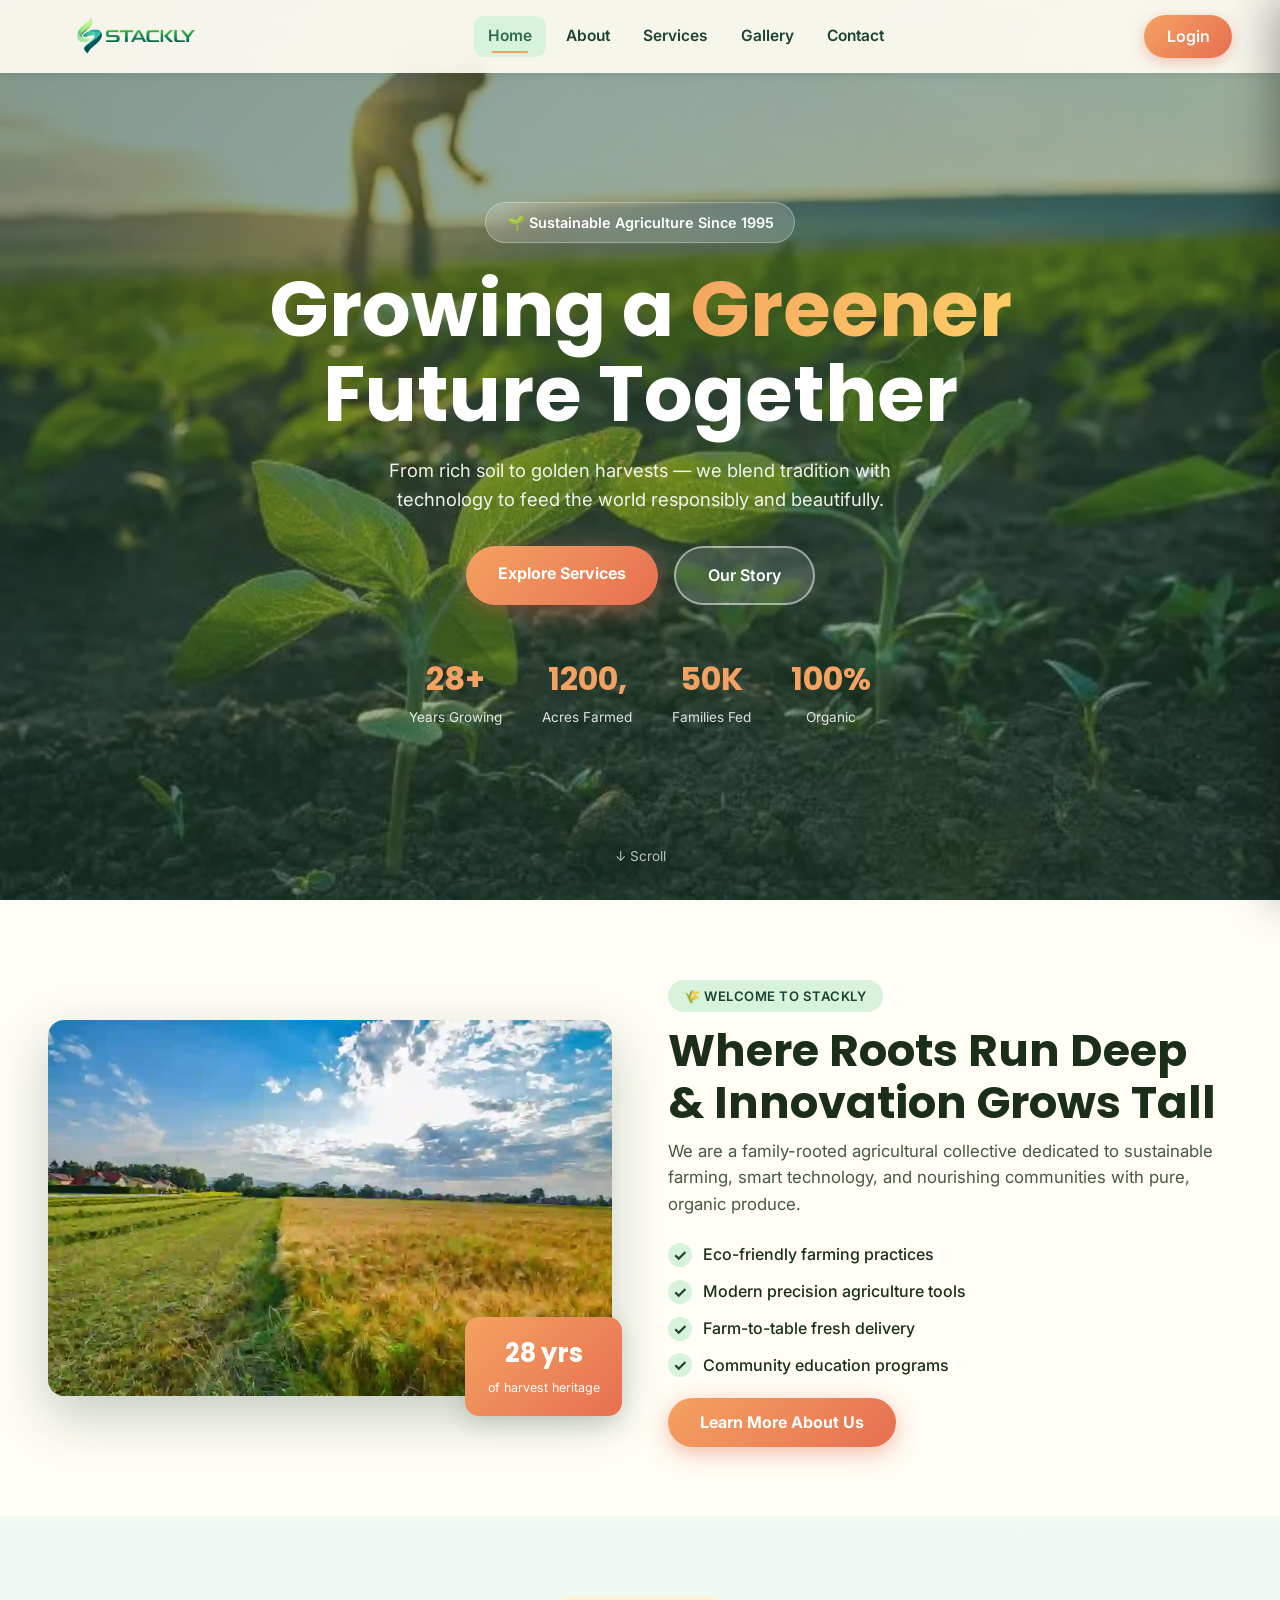
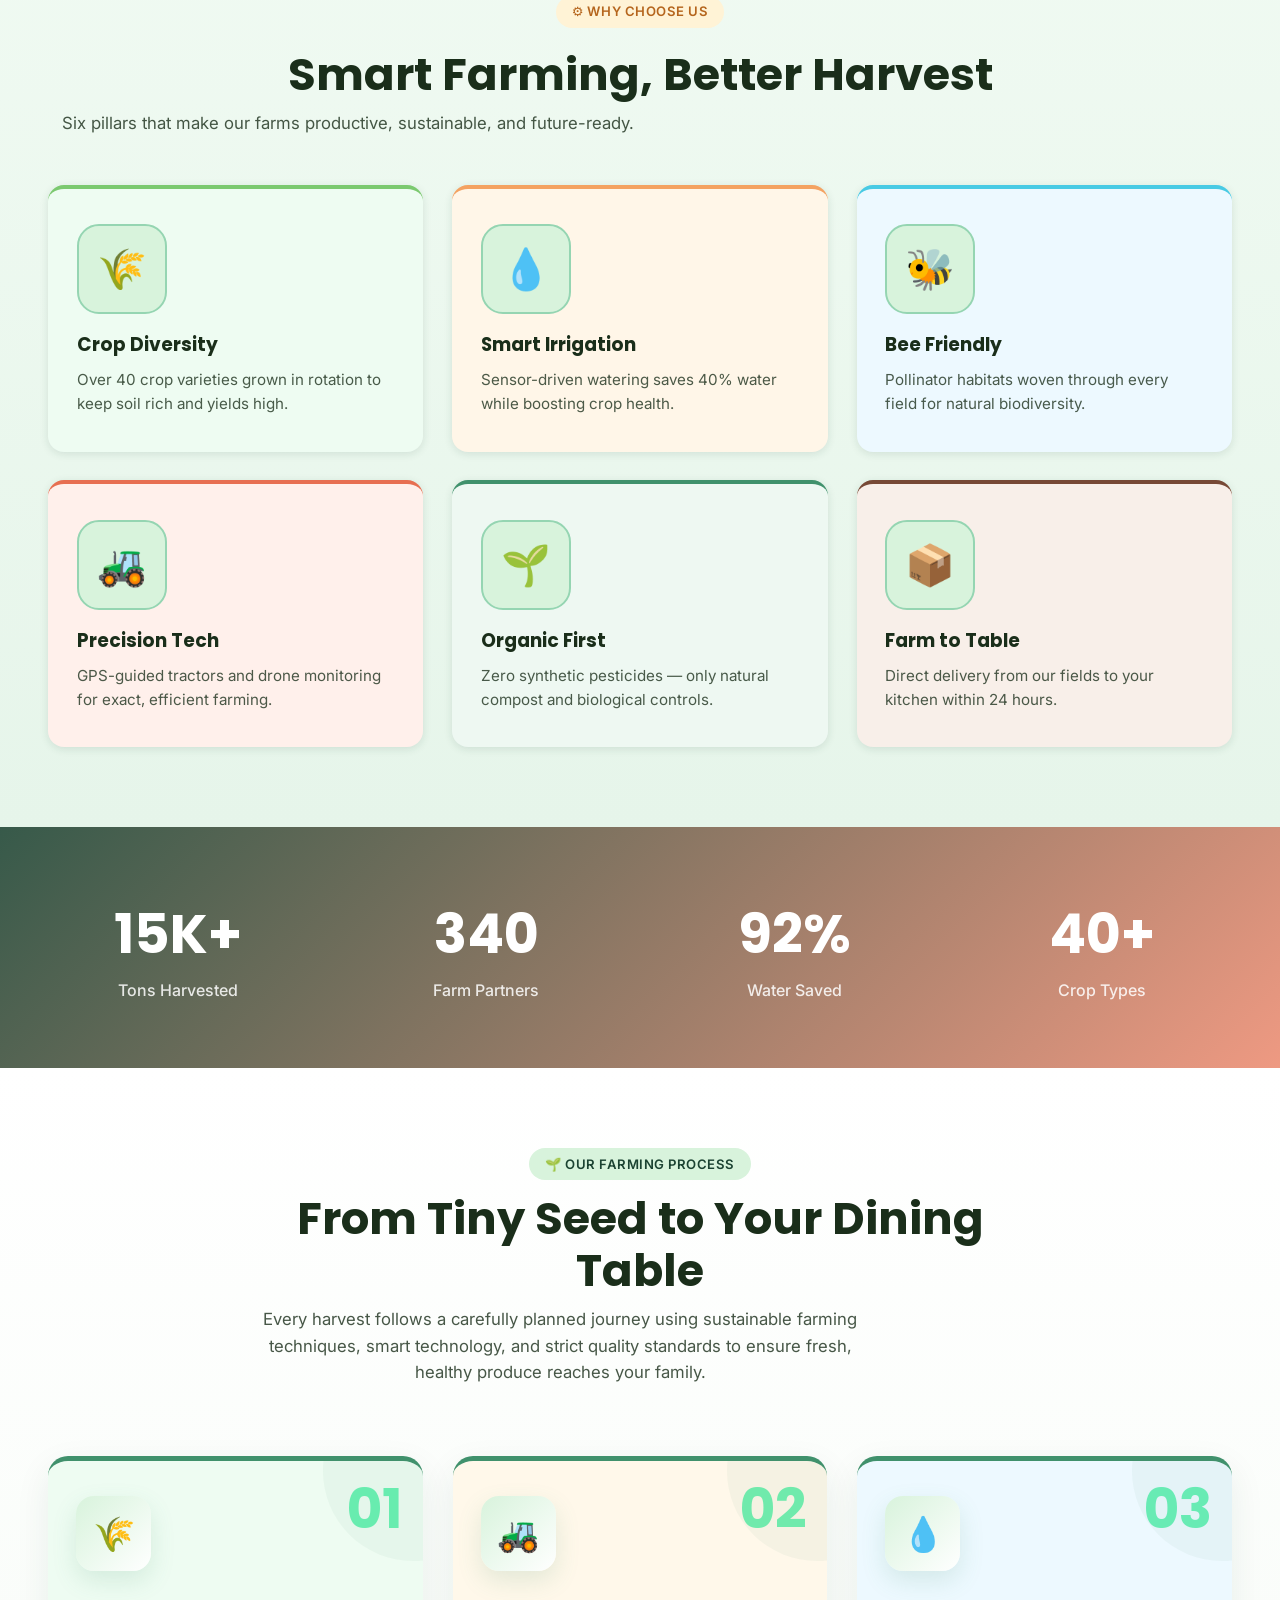
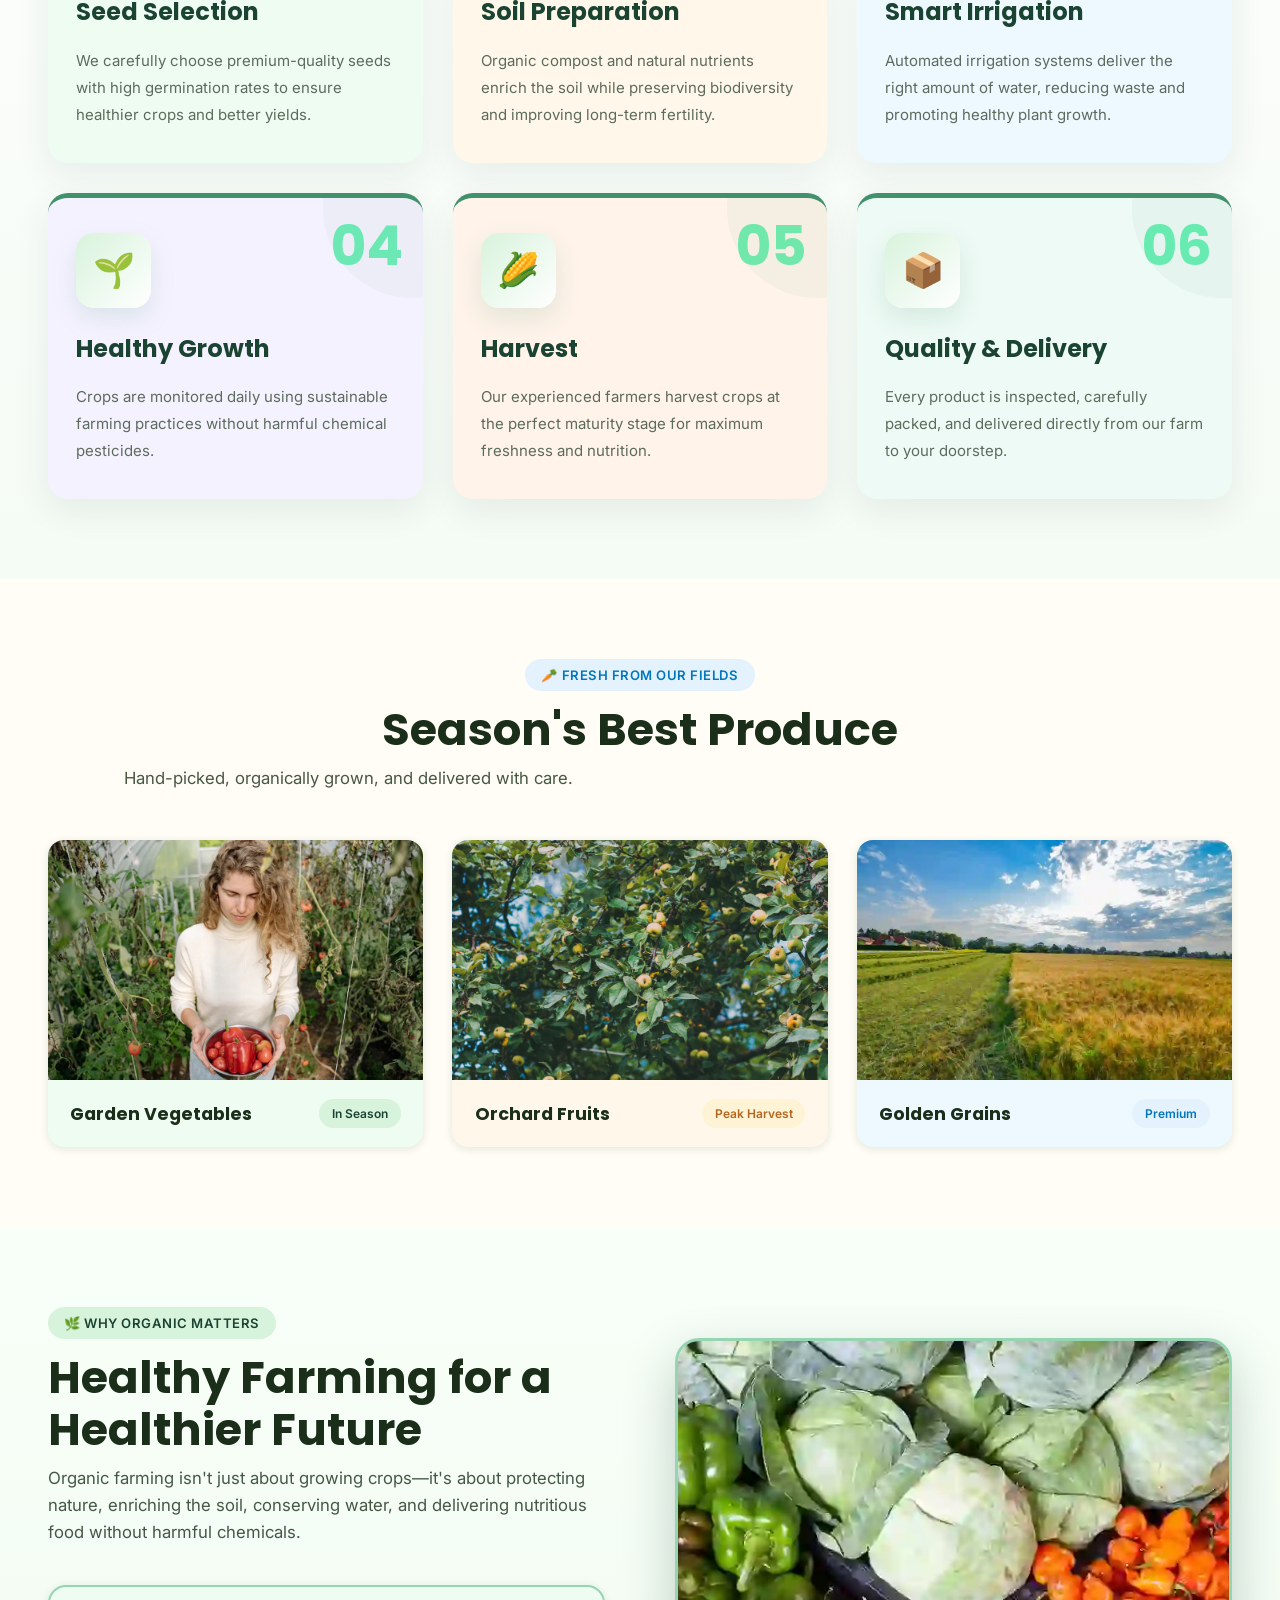
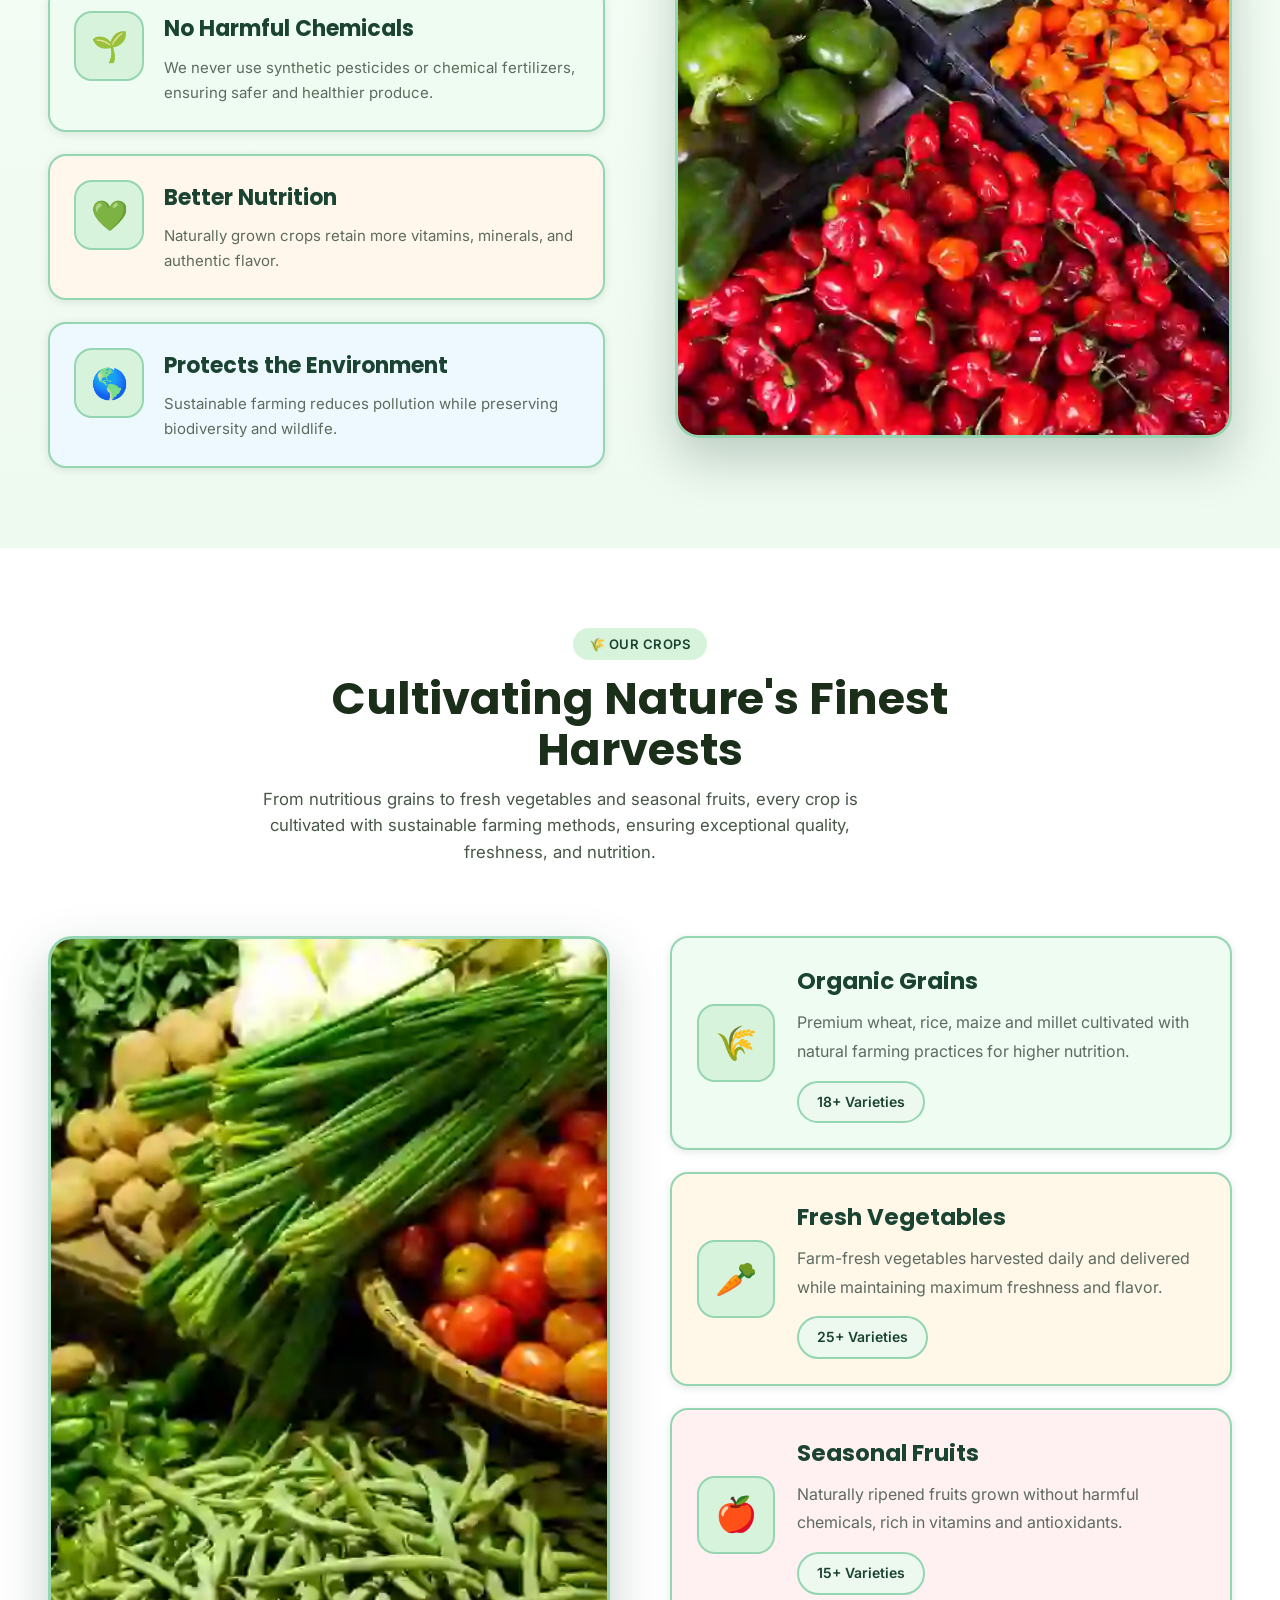
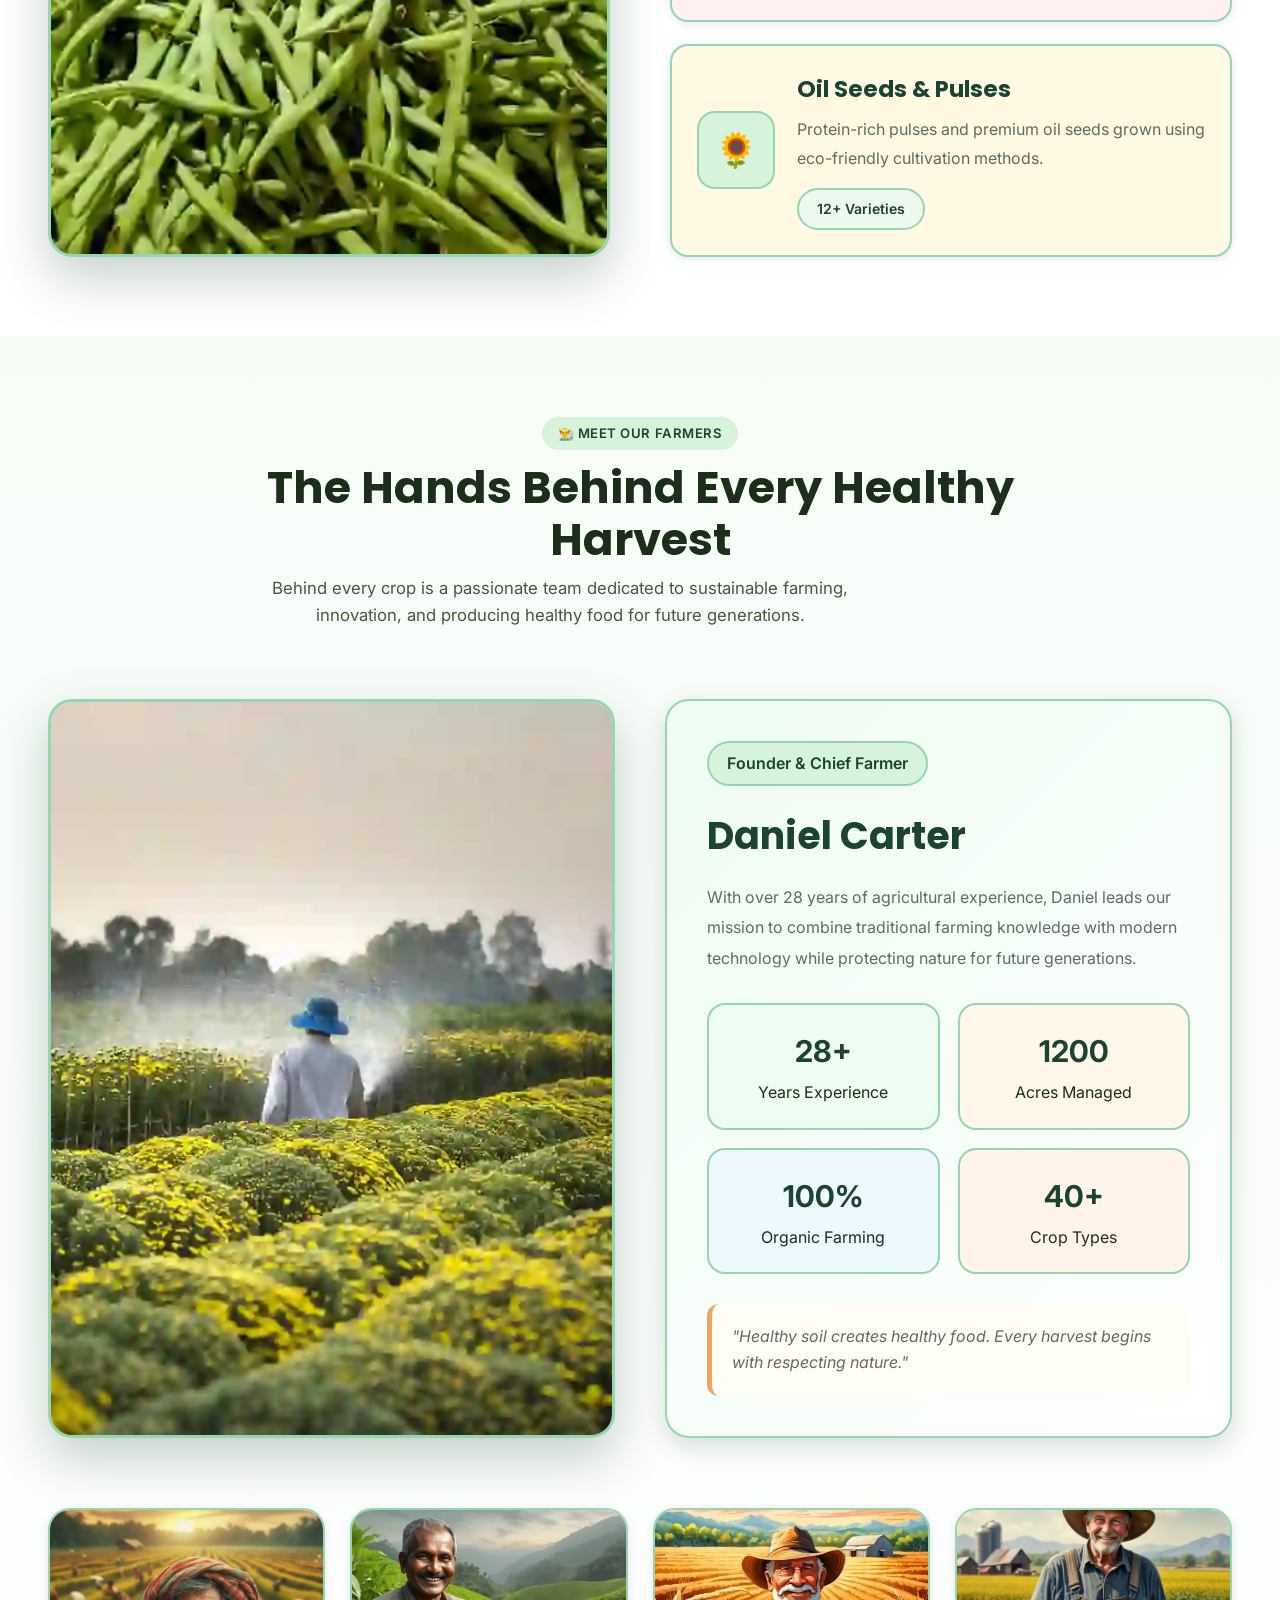
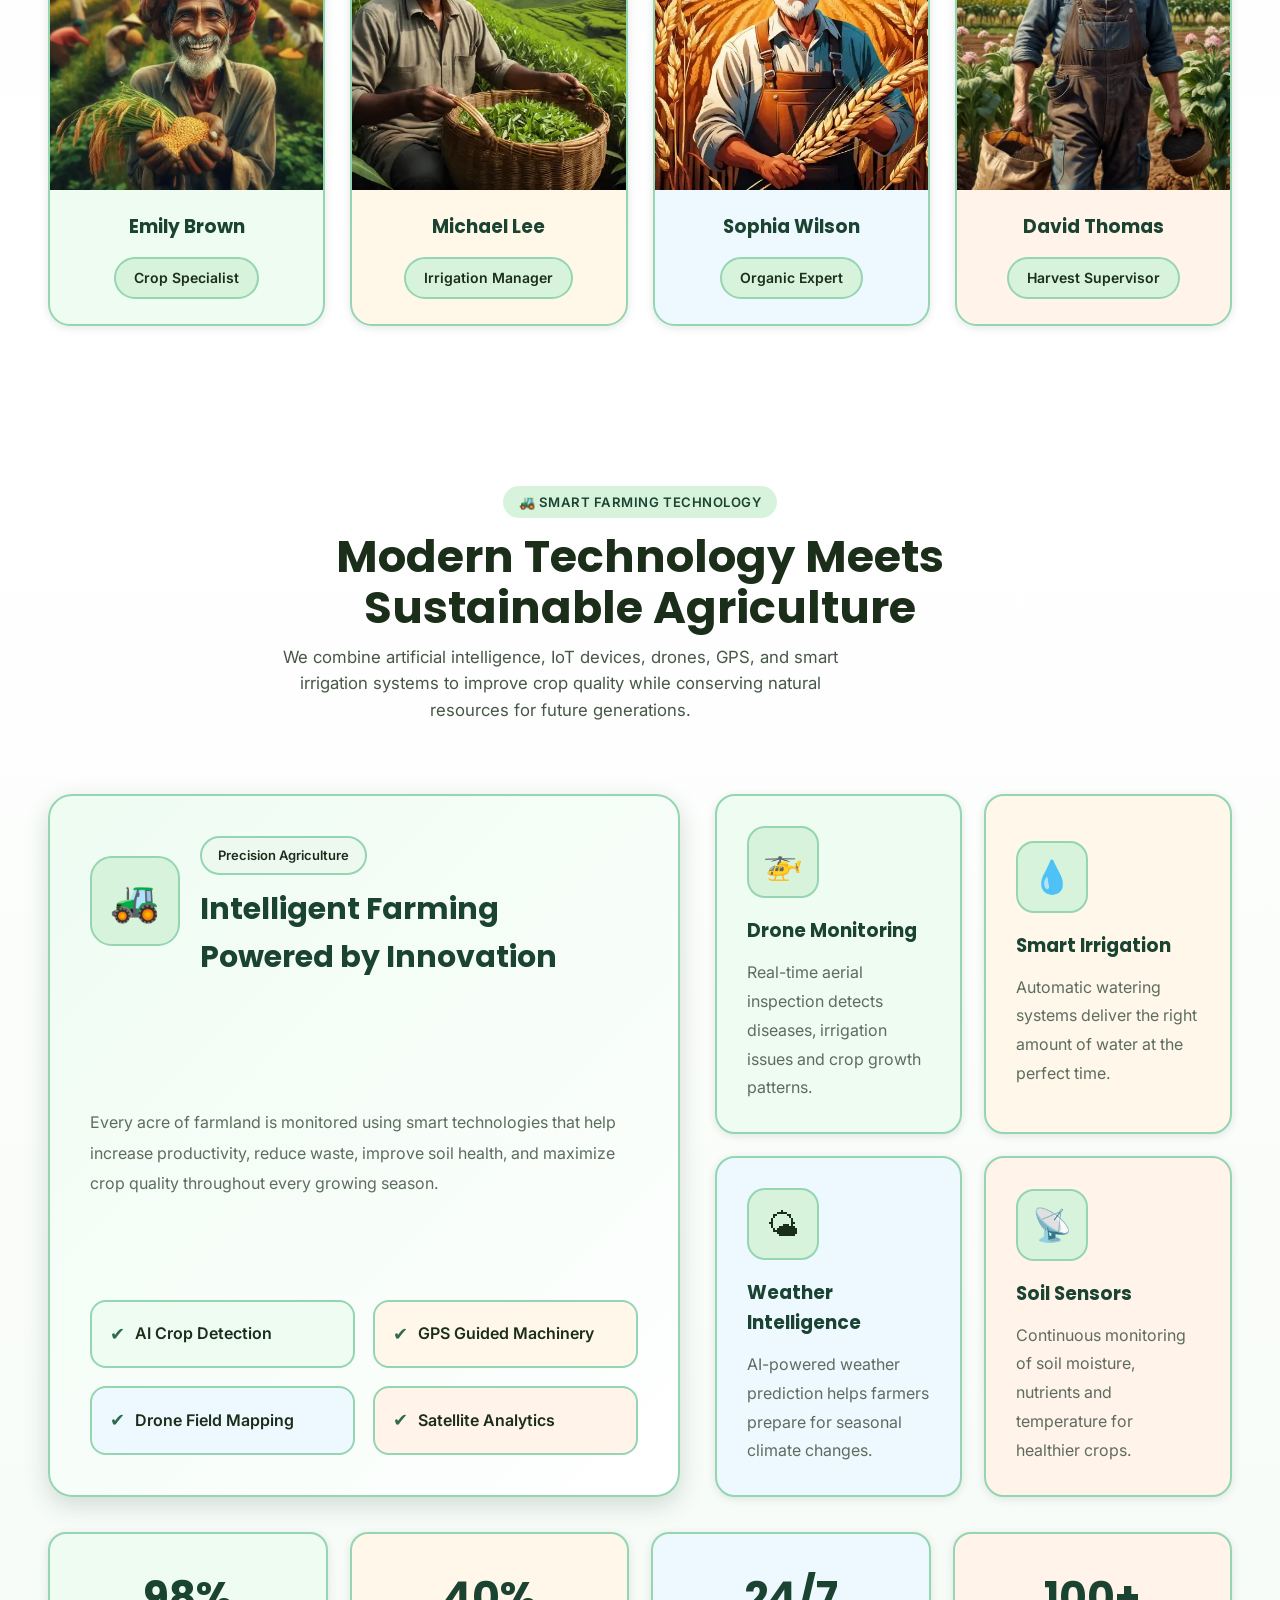
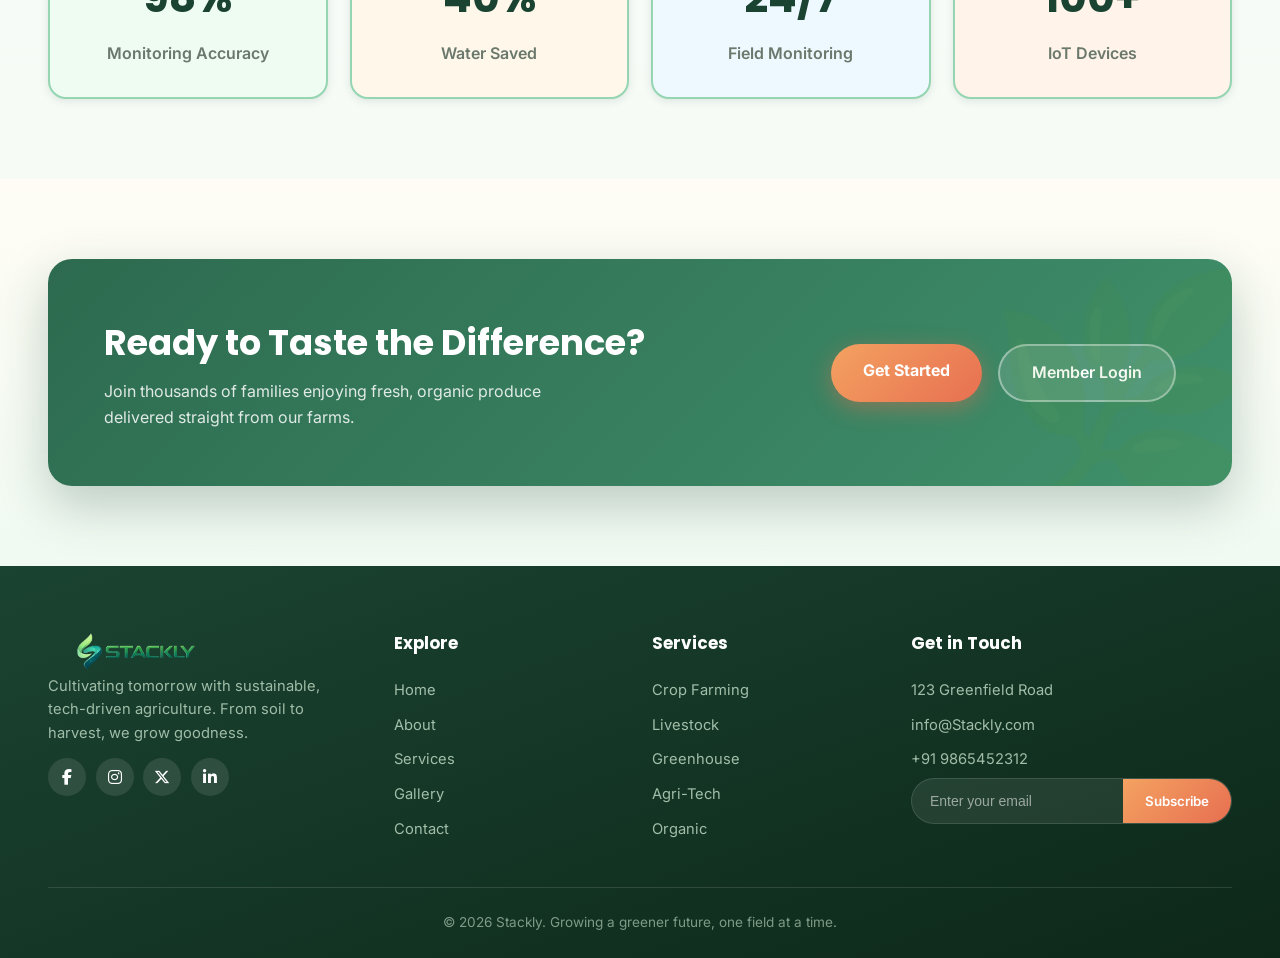
<file: index.html>
<!DOCTYPE html>
<html lang="en">
<head>
  <meta charset="UTF-8" />
  <meta name="viewport" content="width=device-width, initial-scale=1.0" />
  <title>Stackly — Home</title>
  <link rel="preconnect" href="https://fonts.googleapis.com">
  <link
      rel="stylesheet"
      href="https://cdnjs.cloudflare.com/ajax/libs/font-awesome/6.7.2/css/all.min.css"
    />
  <link href="https://fonts.googleapis.com/css2?family=Poppins:wght@400;600;700&family=Inter:wght@400;500;600&display=swap" rel="stylesheet">
  <link rel="stylesheet" href="css/common.css">
  <link rel="stylesheet" href="css/home.css">
</head>
<body>

  <!-- ===== NAVBAR ===== -->
  <nav class="navbar">
    <a href="index.html" class="nav-brand">
    <img src="images/logoimg.webp" alt="Stackly Logo" class="nav-logo">
</a>
    <div class="nav-links">
      <a href="index.html" data-nav>Home</a>
      <a href="about.html" data-nav>About</a>
      <a href="services.html" data-nav>Services</a>
      <a href="gallery.html" data-nav>Gallery</a>
      <a href="contact.html" data-nav>Contact</a>
    </div>
    <div class="nav-actions">
      <a href="login.html" class="btn-login">Login</a>
      <button class="hamburger" aria-label="Menu"><span></span><span></span><span></span></button>
    </div>
  </nav>

  <!-- ===== MOBILE DRAWER ===== -->
  <div class="drawer-overlay"></div>
  <aside class="mobile-drawer">
    <div class="drawer-header">
      <h3>Menu</h3>
      <button class="drawer-close" aria-label="Close">✕</button>
    </div>
    <nav>
      <a href="index.html" data-nav>Home</a>
      <a href="about.html" data-nav>About</a>
      <a href="services.html" data-nav>Services</a>
      <a href="gallery.html" data-nav>Gallery</a>
      <a href="contact.html" data-nav>Contact</a>
    </nav>
    <div class="drawer-login-wrap">
      <a href="login.html" class="drawer-login">Login</a>
    </div>
  </aside>

  <!-- ===== SECTION 1: HERO ===== -->
  <header class="hero">
    <div class="hero-bg"></div>
    <div class="hero-content">
      <span class="hero-badge">🌱 Sustainable Agriculture Since 1995</span>
      <h1>Growing a <span class="grad-text">Greener</span> Future Together</h1>
      <p>From rich soil to golden harvests — we blend tradition with technology to feed the world responsibly and beautifully.</p>
      <div class="hero-btns">
        <a href="error.html" class="btn-primary">Explore Services</a>
        <a href="error.html" class="btn-ghost">Our Story</a>
      </div>
      <div class="hero-stats">
        <div class="stat"><strong>28+</strong><span>Years Growing</span></div>
        <div class="stat"><strong>1,200</strong><span>Acres Farmed</span></div>
        <div class="stat"><strong>50K</strong><span>Families Fed</span></div>
        <div class="stat"><strong>100%</strong><span>Organic</span></div>
      </div>
    </div>
    <div class="hero-scroll">↓ Scroll</div>
  </header>

  <!-- ===== SECTION 2: WELCOME / INTRO ===== -->
  <section class="section welcome">
    <div class="container welcome-grid">
      <div class="welcome-img reveal">
        <img src="images/home1.webp" alt="Golden wheat field countryside">
        <div class="welcome-img-badge">
          <strong>28 yrs</strong><span>of harvest heritage</span>
        </div>
      </div>
      <div class="welcome-text reveal">
        <span class="eyebrow green-eyebrow">🌾 Welcome to Stackly</span>
        <h2 class="section-title">Where Roots Run Deep & Innovation Grows Tall</h2>
        <p class="section-sub">We are a family-rooted agricultural collective dedicated to sustainable farming, smart technology, and nourishing communities with pure, organic produce.</p>
        <ul class="welcome-list">
          <li><span class="check">✓</span> Eco-friendly farming practices</li>
          <li><span class="check">✓</span> Modern precision agriculture tools</li>
          <li><span class="check">✓</span> Farm-to-table fresh delivery</li>
          <li><span class="check">✓</span> Community education programs</li>
        </ul>
        <a href="error.html" class="btn-primary">Learn More About Us</a>
      </div>
    </div>
  </section>

  <!-- ===== SECTION 3: FEATURES GRID ===== -->
  <section class="section features">
    <div class="container">
      <div class="features-head reveal">
        <span class="eyebrow gold-eyebrow">⚙️ Why Choose Us</span>
        <h2 class="section-title">Smart Farming, Better Harvest</h2>
        <p class="section-sub">Six pillars that make our farms productive, sustainable, and future-ready.</p>
      </div>
      <div class="features-grid">
        <div class="feature-card reveal" style="--c:var(--green-leaf)">
          <div class="feature-icon">🌾</div>
          <h3>Crop Diversity</h3>
          <p>Over 40 crop varieties grown in rotation to keep soil rich and yields high.</p>
        </div>
        <div class="feature-card reveal" style="--c:var(--sun-gold)">
          <div class="feature-icon">💧</div>
          <h3>Smart Irrigation</h3>
          <p>Sensor-driven watering saves 40% water while boosting crop health.</p>
        </div>
        <div class="feature-card reveal" style="--c:var(--sky-blue)">
          <div class="feature-icon">🐝</div>
          <h3>Bee Friendly</h3>
          <p>Pollinator habitats woven through every field for natural biodiversity.</p>
        </div>
        <div class="feature-card reveal" style="--c:var(--sun-amber)">
          <div class="feature-icon">🚜</div>
          <h3>Precision Tech</h3>
          <p>GPS-guided tractors and drone monitoring for exact, efficient farming.</p>
        </div>
        <div class="feature-card reveal" style="--c:var(--green-forest)">
          <div class="feature-icon">🌱</div>
          <h3>Organic First</h3>
          <p>Zero synthetic pesticides — only natural compost and biological controls.</p>
        </div>
        <div class="feature-card reveal" style="--c:var(--soil-brown)">
          <div class="feature-icon">📦</div>
          <h3>Farm to Table</h3>
          <p>Direct delivery from our fields to your kitchen within 24 hours.</p>
        </div>
      </div>
    </div>
  </section>

  <!-- ===== SECTION 4: STATS BANNER ===== -->
  <section class="stats-banner">
    <div class="stats-overlay"></div>
    <div class="container stats-row">
      <div class="stat-big reveal">
        <strong>15K+</strong><span>Tons Harvested</span>
      </div>
      <div class="stat-big reveal">
        <strong>340</strong><span>Farm Partners</span>
      </div>
      <div class="stat-big reveal">
        <strong>92%</strong><span>Water Saved</span>
      </div>
      <div class="stat-big reveal">
        <strong>40+</strong><span>Crop Types</span>
      </div>
    </div>
  </section>

<!-- ===================== FARMING PROCESS ===================== -->
<section class="section farming-process">
    <div class="container">

        <div class="process-heading reveal">
            <span class="eyebrow green-eyebrow">🌱 Our Farming Process</span>

            <h2 class="section-title">
                From Tiny Seed to Your Dining Table
            </h2>

            <p class="section-sub">
                Every harvest follows a carefully planned journey using sustainable
                farming techniques, smart technology, and strict quality standards
                to ensure fresh, healthy produce reaches your family.
            </p>
        </div>

        <div class="process-grid">

            <div class="process-card reveal">
                <div class="step-number">01</div>

                <div class="process-icon">
                    🌾
                </div>

                <h3>Seed Selection</h3>

                <p>
                    We carefully choose premium-quality seeds with high germination
                    rates to ensure healthier crops and better yields.
                </p>
            </div>

            <div class="process-card reveal">
                <div class="step-number">02</div>

                <div class="process-icon">
                    🚜
                </div>

                <h3>Soil Preparation</h3>

                <p>
                    Organic compost and natural nutrients enrich the soil while
                    preserving biodiversity and improving long-term fertility.
                </p>
            </div>

            <div class="process-card reveal">
                <div class="step-number">03</div>

                <div class="process-icon">
                    💧
                </div>

                <h3>Smart Irrigation</h3>

                <p>
                    Automated irrigation systems deliver the right amount of water,
                    reducing waste and promoting healthy plant growth.
                </p>
            </div>

            <div class="process-card reveal">
                <div class="step-number">04</div>

                <div class="process-icon">
                    🌱
                </div>

                <h3>Healthy Growth</h3>

                <p>
                    Crops are monitored daily using sustainable farming practices
                    without harmful chemical pesticides.
                </p>
            </div>

            <div class="process-card reveal">
                <div class="step-number">05</div>

                <div class="process-icon">
                    🌽
                </div>

                <h3>Harvest</h3>

                <p>
                    Our experienced farmers harvest crops at the perfect maturity
                    stage for maximum freshness and nutrition.
                </p>
            </div>

            <div class="process-card reveal">
                <div class="step-number">06</div>

                <div class="process-icon">
                    📦
                </div>

                <h3>Quality & Delivery</h3>

                <p>
                    Every product is inspected, carefully packed, and delivered
                    directly from our farm to your doorstep.
                </p>
            </div>

        </div>

    </div>
</section>

  <!-- ===== SECTION 5: PRODUCE SHOWCASE ===== -->
  <section class="section produce">
    <div class="container">
      <div class="produce-head reveal">
        <span class="eyebrow leaf-eyebrow">🥕 Fresh From Our Fields</span>
        <h2 class="section-title">Season's Best Produce</h2>
        <p class="section-sub">Hand-picked, organically grown, and delivered with care.</p>
      </div>
      <div class="produce-grid">
        <div class="produce-card reveal">
          <img src="images/home2.webp" alt="Fresh organic vegetables">
          <div class="produce-info">
            <h3>Garden Vegetables</h3><span class="tag">In Season</span>
          </div>
        </div>
        <div class="produce-card reveal">
          <img src="images/apple.webp" alt="Red apples orchard">
          <div class="produce-info">
            <h3>Orchard Fruits</h3><span class="tag gold">Peak Harvest</span>
          </div>
        </div>
        <div class="produce-card reveal">
          <img src="images/home1.webp" alt="Golden wheat field">
          <div class="produce-info">
            <h3>Golden Grains</h3><span class="tag blue">Premium</span>
          </div>
        </div>
      </div>
    </div>
  </section>

<!-- ===================== WHY ORGANIC MATTERS ===================== -->
<section class="section organic-section">
    <div class="container organic-grid">

        

        <!-- Right Content -->
        <div class="organic-content reveal">

            <span class="eyebrow green-eyebrow">
                🌿 Why Organic Matters
            </span>

            <h2 class="section-title">
                Healthy Farming for a Healthier Future
            </h2>

            <p class="section-sub">
                Organic farming isn't just about growing crops—it's about protecting
                nature, enriching the soil, conserving water, and delivering
                nutritious food without harmful chemicals.
            </p>

            <div class="organic-features">

                <div class="organic-card">
                    <div class="organic-icon">🌱</div>

                    <div>
                        <h3>No Harmful Chemicals</h3>

                        <p>
                            We never use synthetic pesticides or chemical fertilizers,
                            ensuring safer and healthier produce.
                        </p>
                    </div>
                </div>

                <div class="organic-card">
                    <div class="organic-icon">💚</div>

                    <div>
                        <h3>Better Nutrition</h3>

                        <p>
                            Naturally grown crops retain more vitamins,
                            minerals, and authentic flavor.
                        </p>
                    </div>
                </div>

                <div class="organic-card">
                    <div class="organic-icon">🌎</div>

                    <div>
                        <h3>Protects the Environment</h3>

                        <p>
                            Sustainable farming reduces pollution while
                            preserving biodiversity and wildlife.
                        </p>
                    </div>
                </div>

                <!-- <div class="organic-card">
                    <div class="organic-icon">💧</div>

                    <div>
                        <h3>Conserves Water</h3>

                        <p>
                            Smart irrigation and organic soil retain moisture,
                            reducing water consumption significantly.
                        </p>
                    </div>
                </div> -->

            </div>

        </div>

        <!-- Left Image -->
        <div class="organic-image reveal">
            <img src="images/vegetables.webp" alt="Organic Farming">
        </div>

    </div>
</section>

<!-- =========================
      OUR CROPS
========================== -->
<section class="section crops-section">

    <div class="container">

        <div class="crops-heading reveal">

            <span class="eyebrow green-eyebrow">
                🌾 Our Crops
            </span>

            <h2 class="section-title">
                Cultivating Nature's Finest Harvests
            </h2>

            <p class="section-sub">
                From nutritious grains to fresh vegetables and seasonal fruits,
                every crop is cultivated with sustainable farming methods,
                ensuring exceptional quality, freshness, and nutrition.
            </p>

        </div>


        <div class="crops-layout">

            <!-- LEFT -->

            <div class="crops-image reveal">

                <img src="images/vegs.webp"
                    alt="Crop Field">

            </div>


            <!-- RIGHT -->

            <div class="crop-cards">

                <div class="crop-card reveal">

                    <div class="crop-icon">🌾</div>

                    <div class="crop-content">

                        <h3>Organic Grains</h3>

                        <p>
                            Premium wheat, rice, maize and millet cultivated
                            with natural farming practices for higher nutrition.
                        </p>

                        <span>18+ Varieties</span>

                    </div>

                </div>


                <div class="crop-card reveal">

                    <div class="crop-icon">🥕</div>

                    <div class="crop-content">

                        <h3>Fresh Vegetables</h3>

                        <p>
                            Farm-fresh vegetables harvested daily and delivered
                            while maintaining maximum freshness and flavor.
                        </p>

                        <span>25+ Varieties</span>

                    </div>

                </div>


                <div class="crop-card reveal">

                    <div class="crop-icon">🍎</div>

                    <div class="crop-content">

                        <h3>Seasonal Fruits</h3>

                        <p>
                            Naturally ripened fruits grown without harmful
                            chemicals, rich in vitamins and antioxidants.
                        </p>

                        <span>15+ Varieties</span>

                    </div>

                </div>


                <div class="crop-card reveal">

                    <div class="crop-icon">🌻</div>

                    <div class="crop-content">

                        <h3>Oil Seeds & Pulses</h3>

                        <p>
                            Protein-rich pulses and premium oil seeds grown
                            using eco-friendly cultivation methods.
                        </p>

                        <span>12+ Varieties</span>

                    </div>

                </div>

            </div>

        </div>

    </div>

</section>

<!--=====================================================
                MEET OUR FARMERS
======================================================-->

<section class="section farmers-section">

    <div class="container">

        <div class="farmers-heading reveal">

            <span class="eyebrow green-eyebrow">
                👨‍🌾 Meet Our Farmers
            </span>

            <h2 class="section-title">
                The Hands Behind Every Healthy Harvest
            </h2>

            <p class="section-sub">
                Behind every crop is a passionate team dedicated to sustainable
                farming, innovation, and producing healthy food for future
                generations.
            </p>

        </div>


        <!-- Featured Farmer -->

        <div class="featured-farmer">

            <div class="farmer-image reveal">

                <img src="images/farmer.webp">

            </div>


            <div class="farmer-info reveal">

                <span class="role">
                    Founder & Chief Farmer
                </span>

                <h3>Daniel Carter</h3>

                <p>
                    With over 28 years of agricultural experience, Daniel leads
                    our mission to combine traditional farming knowledge with
                    modern technology while protecting nature for future
                    generations.
                </p>

                <div class="farmer-stats">

                    <div class="info-box">

                        <h4>28+</h4>

                        <span>Years Experience</span>

                    </div>

                    <div class="info-box">

                        <h4>1200</h4>

                        <span>Acres Managed</span>

                    </div>

                    <div class="info-box">

                        <h4>100%</h4>

                        <span>Organic Farming</span>

                    </div>

                    <div class="info-box">

                        <h4>40+</h4>

                        <span>Crop Types</span>

                    </div>

                </div>

                <blockquote>

                    "Healthy soil creates healthy food. Every harvest begins
                    with respecting nature."

                </blockquote>

            </div>

        </div>


        <!-- Team -->

        <div class="farmers-grid">

            <div class="farmer-card reveal">

                <img src="images/farmer1.webp">

                <h3>Emily Brown</h3>

                <span>Crop Specialist</span>

            </div>

            <div class="farmer-card reveal">

                <img src="images/farmer2.webp">

                <h3>Michael Lee</h3>

                <span>Irrigation Manager</span>

            </div>

            <div class="farmer-card reveal">

                <img src="images/farmer3.webp">

                <h3>Sophia Wilson</h3>

                <span>Organic Expert</span>

            </div>

            <div class="farmer-card reveal">

                <img src="images/farmer4.webp">

                <h3>David Thomas</h3>

                <span>Harvest Supervisor</span>

            </div>

        </div>

    </div>

</section>

<!-- ===========================================
            SMART FARMING TECHNOLOGY
============================================ -->
<section class="section smart-tech">

    <div class="container">

        <div class="tech-heading reveal">

            <span class="eyebrow green-eyebrow">
                🚜 Smart Farming Technology
            </span>

            <h2 class="section-title">
                Modern Technology Meets Sustainable Agriculture
            </h2>

            <p class="section-sub">
                We combine artificial intelligence, IoT devices, drones, GPS,
                and smart irrigation systems to improve crop quality while
                conserving natural resources for future generations.
            </p>

        </div>

        <div class="tech-layout">

            <!-- LEFT SIDE -->

            <div class="tech-left">

                <div class="featured-tech reveal">

                    <div class="feature-top">

                        <div class="feature-icon">
                            🚜
                        </div>

                        <div>

                            <span class="feature-label">
                                Precision Agriculture
                            </span>

                            <h3>
                                Intelligent Farming Powered by Innovation
                            </h3>

                        </div>

                    </div>

                    <p>
                        Every acre of farmland is monitored using smart
                        technologies that help increase productivity,
                        reduce waste, improve soil health, and maximize
                        crop quality throughout every growing season.
                    </p>

                    <div class="feature-list">

                        <div class="list-item">

                            <span>✔</span>

                            AI Crop Detection

                        </div>

                        <div class="list-item">

                            <span>✔</span>

                            GPS Guided Machinery

                        </div>

                        <div class="list-item">

                            <span>✔</span>

                            Drone Field Mapping

                        </div>

                        <div class="list-item">

                            <span>✔</span>

                            Satellite Analytics

                        </div>

                    </div>

                </div>

            </div>

            <!-- RIGHT SIDE -->

            <div class="tech-right">

                <div class="tech-card reveal">

                    <div class="tech-icon">
                        🚁
                    </div>

                    <h3>Drone Monitoring</h3>

                    <p>
                        Real-time aerial inspection detects diseases,
                        irrigation issues and crop growth patterns.
                    </p>

                </div>

                <div class="tech-card reveal">

                    <div class="tech-icon">
                        💧
                    </div>

                    <h3>Smart Irrigation</h3>

                    <p>
                        Automatic watering systems deliver the right
                        amount of water at the perfect time.
                    </p>

                </div>

                <div class="tech-card reveal">

                    <div class="tech-icon">
                        🌤
                    </div>

                    <h3>Weather Intelligence</h3>

                    <p>
                        AI-powered weather prediction helps farmers
                        prepare for seasonal climate changes.
                    </p>

                </div>

                <div class="tech-card reveal">

                    <div class="tech-icon">
                        📡
                    </div>

                    <h3>Soil Sensors</h3>

                    <p>
                        Continuous monitoring of soil moisture,
                        nutrients and temperature for healthier crops.
                    </p>

                </div>

            </div>

        </div>

        <!-- Bottom Dashboard -->

        <div class="tech-dashboard">

            <div class="dashboard-card reveal">

                <h3>98%</h3>

                <span>Monitoring Accuracy</span>

            </div>

            <div class="dashboard-card reveal">

                <h3>40%</h3>

                <span>Water Saved</span>

            </div>

            <div class="dashboard-card reveal">

                <h3>24/7</h3>

                <span>Field Monitoring</span>

            </div>

            <div class="dashboard-card reveal">

                <h3>100+</h3>

                <span>IoT Devices</span>

            </div>

        </div>

    </div>

</section>

  <!-- ===== SECTION 6: CTA ===== -->
  <section class="section cta-section">
    <div class="container cta-box reveal">
      <div class="cta-text">
        <h2>Ready to Taste the Difference?</h2>
        <p>Join thousands of families enjoying fresh, organic produce delivered straight from our farms.</p>
      </div>
      <div class="cta-actions">
        <a href="error.html" class="btn-primary">Get Started</a>
        <a href="error.html" class="btn-ghost">Member Login</a>
      </div>
    </div>
  </section>

  <!-- ===== FOOTER ===== -->
  <footer class="footer" data-footer></footer>

  <script src="js/common.js"></script>
  <script src="js/home.js"></script>
</body>
</html>
</file>
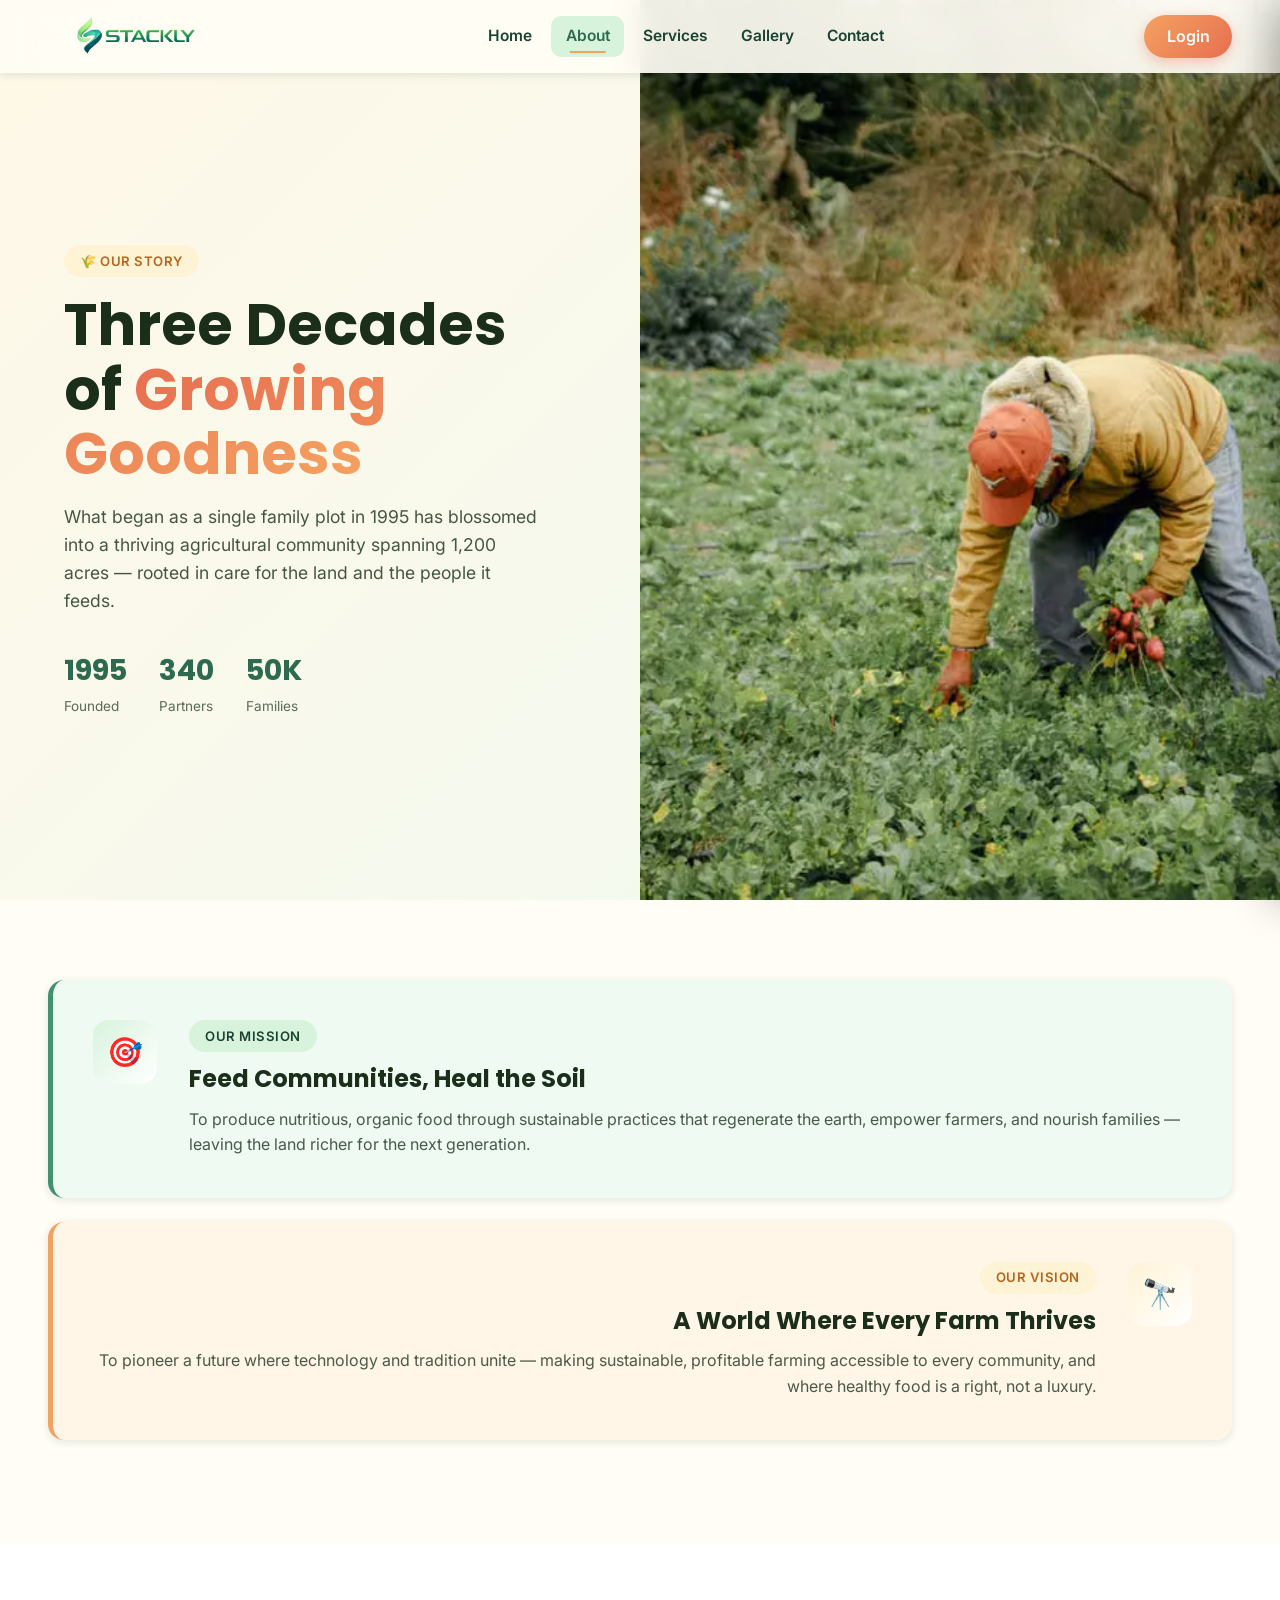
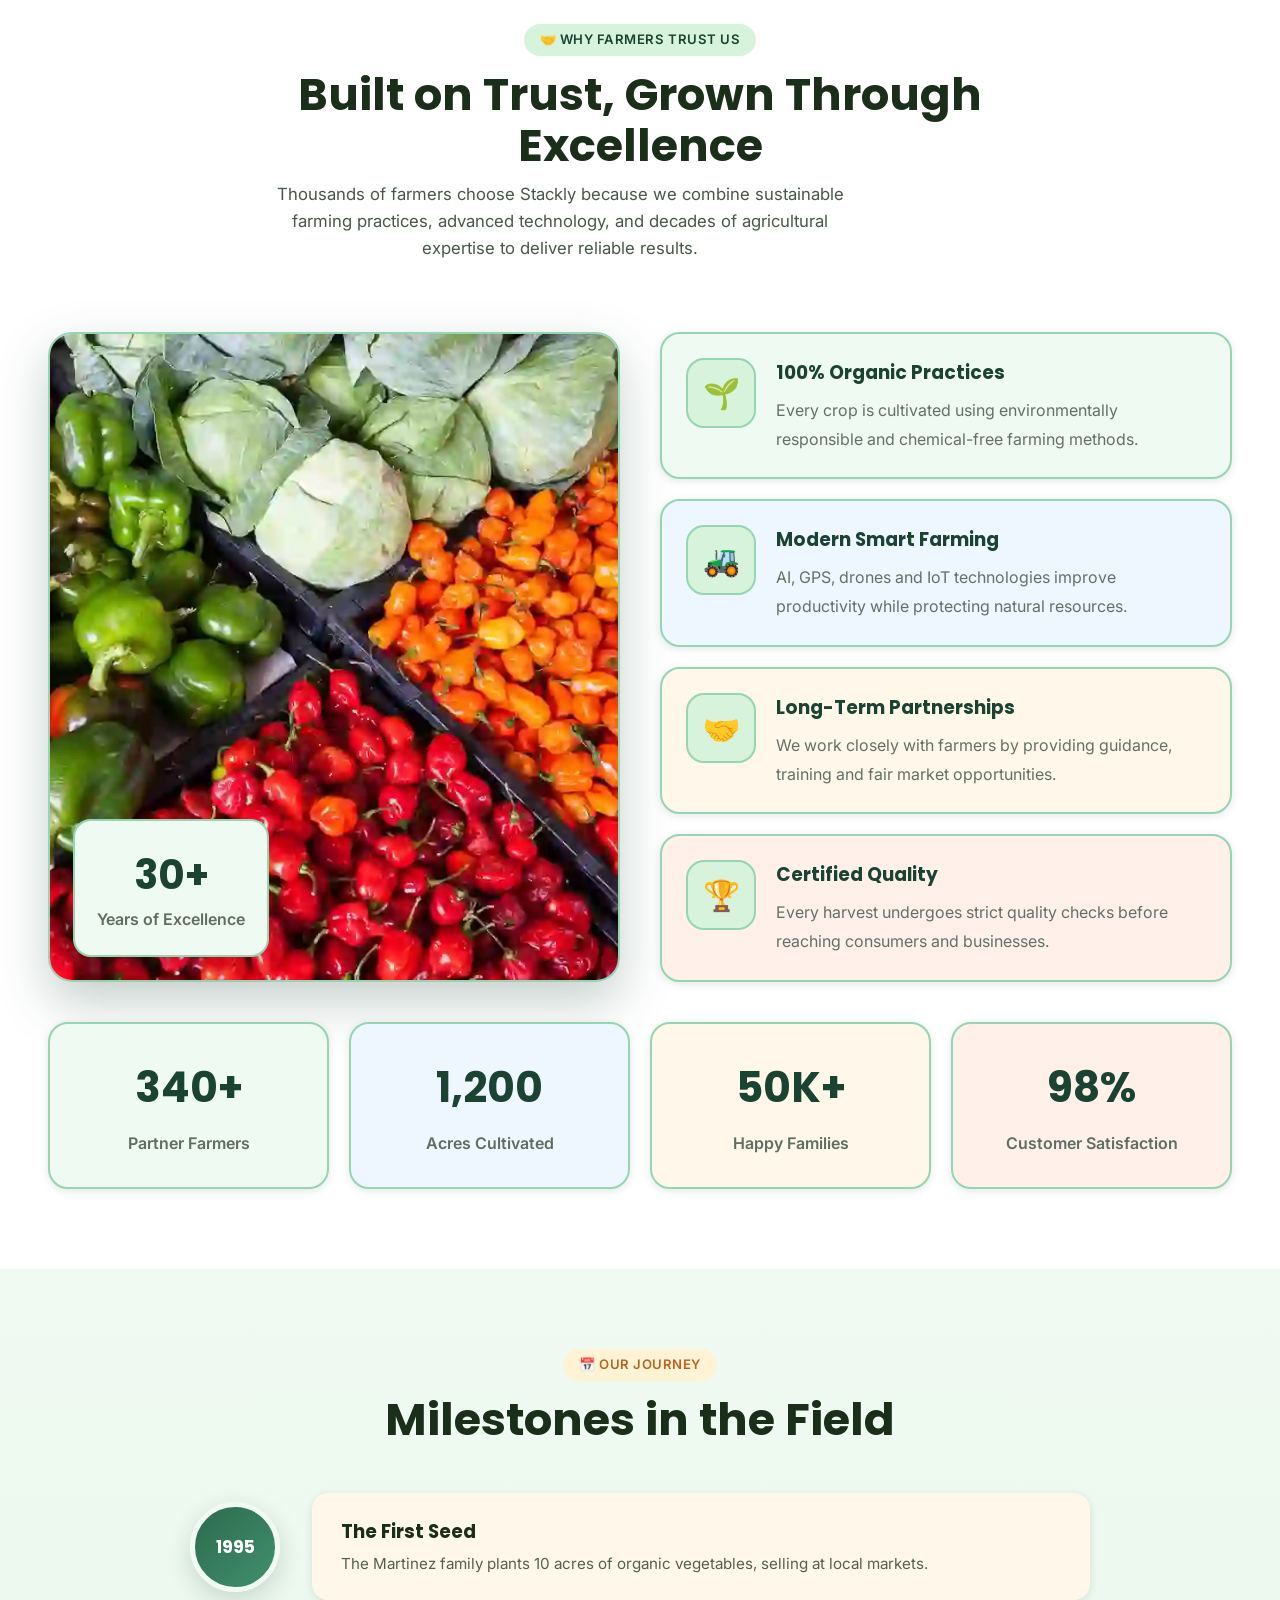
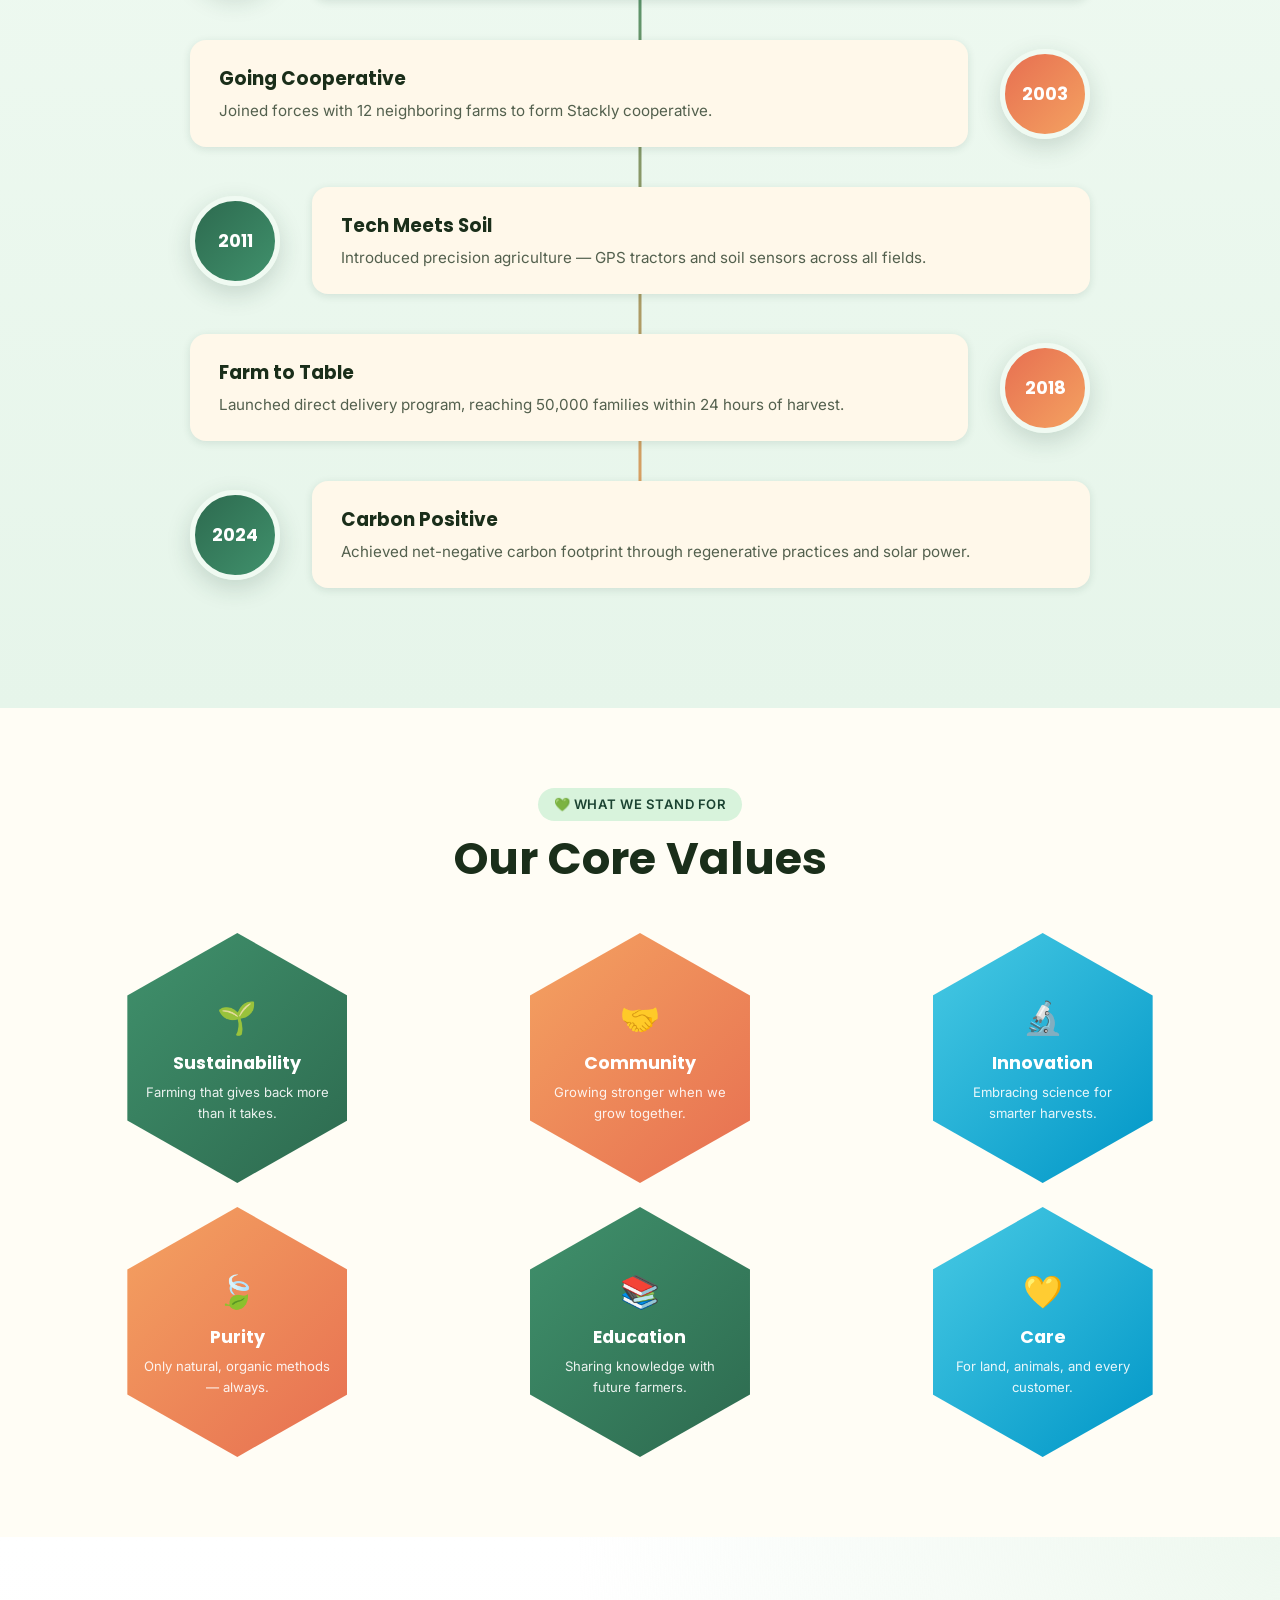
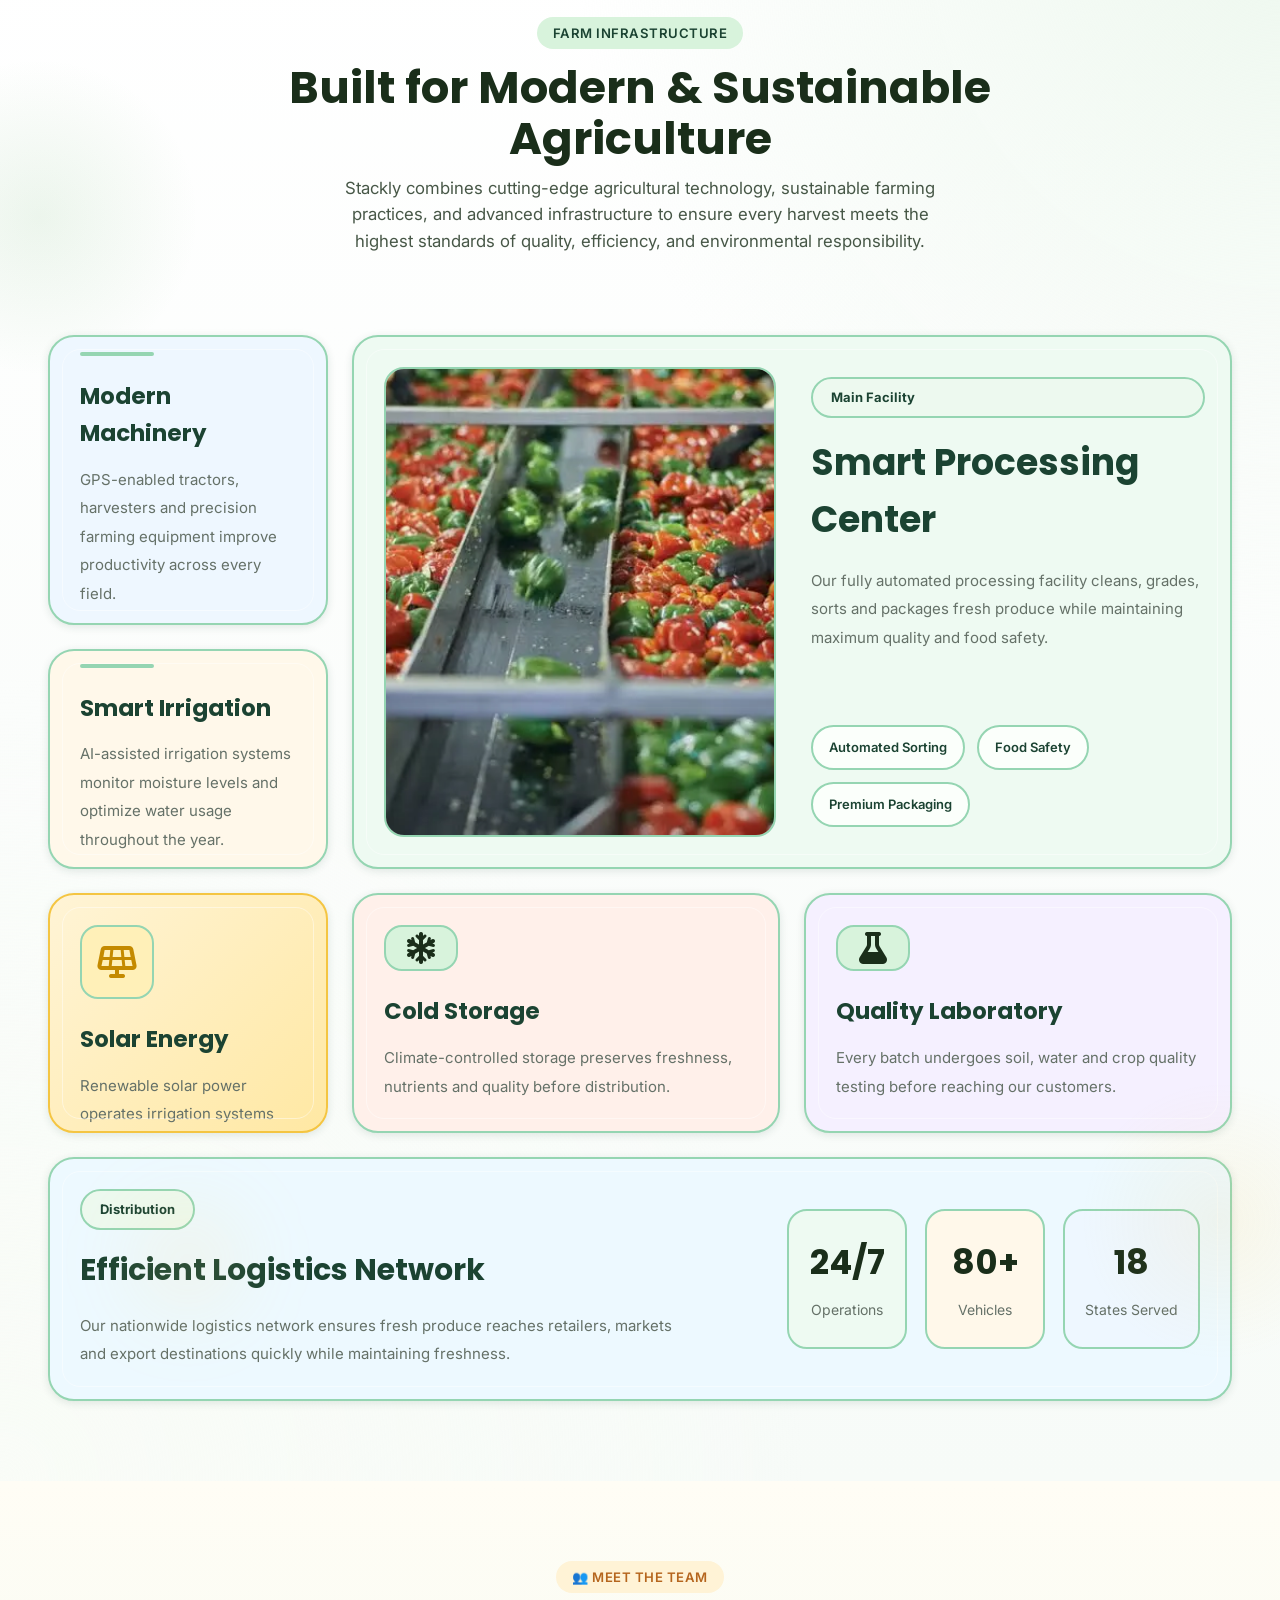
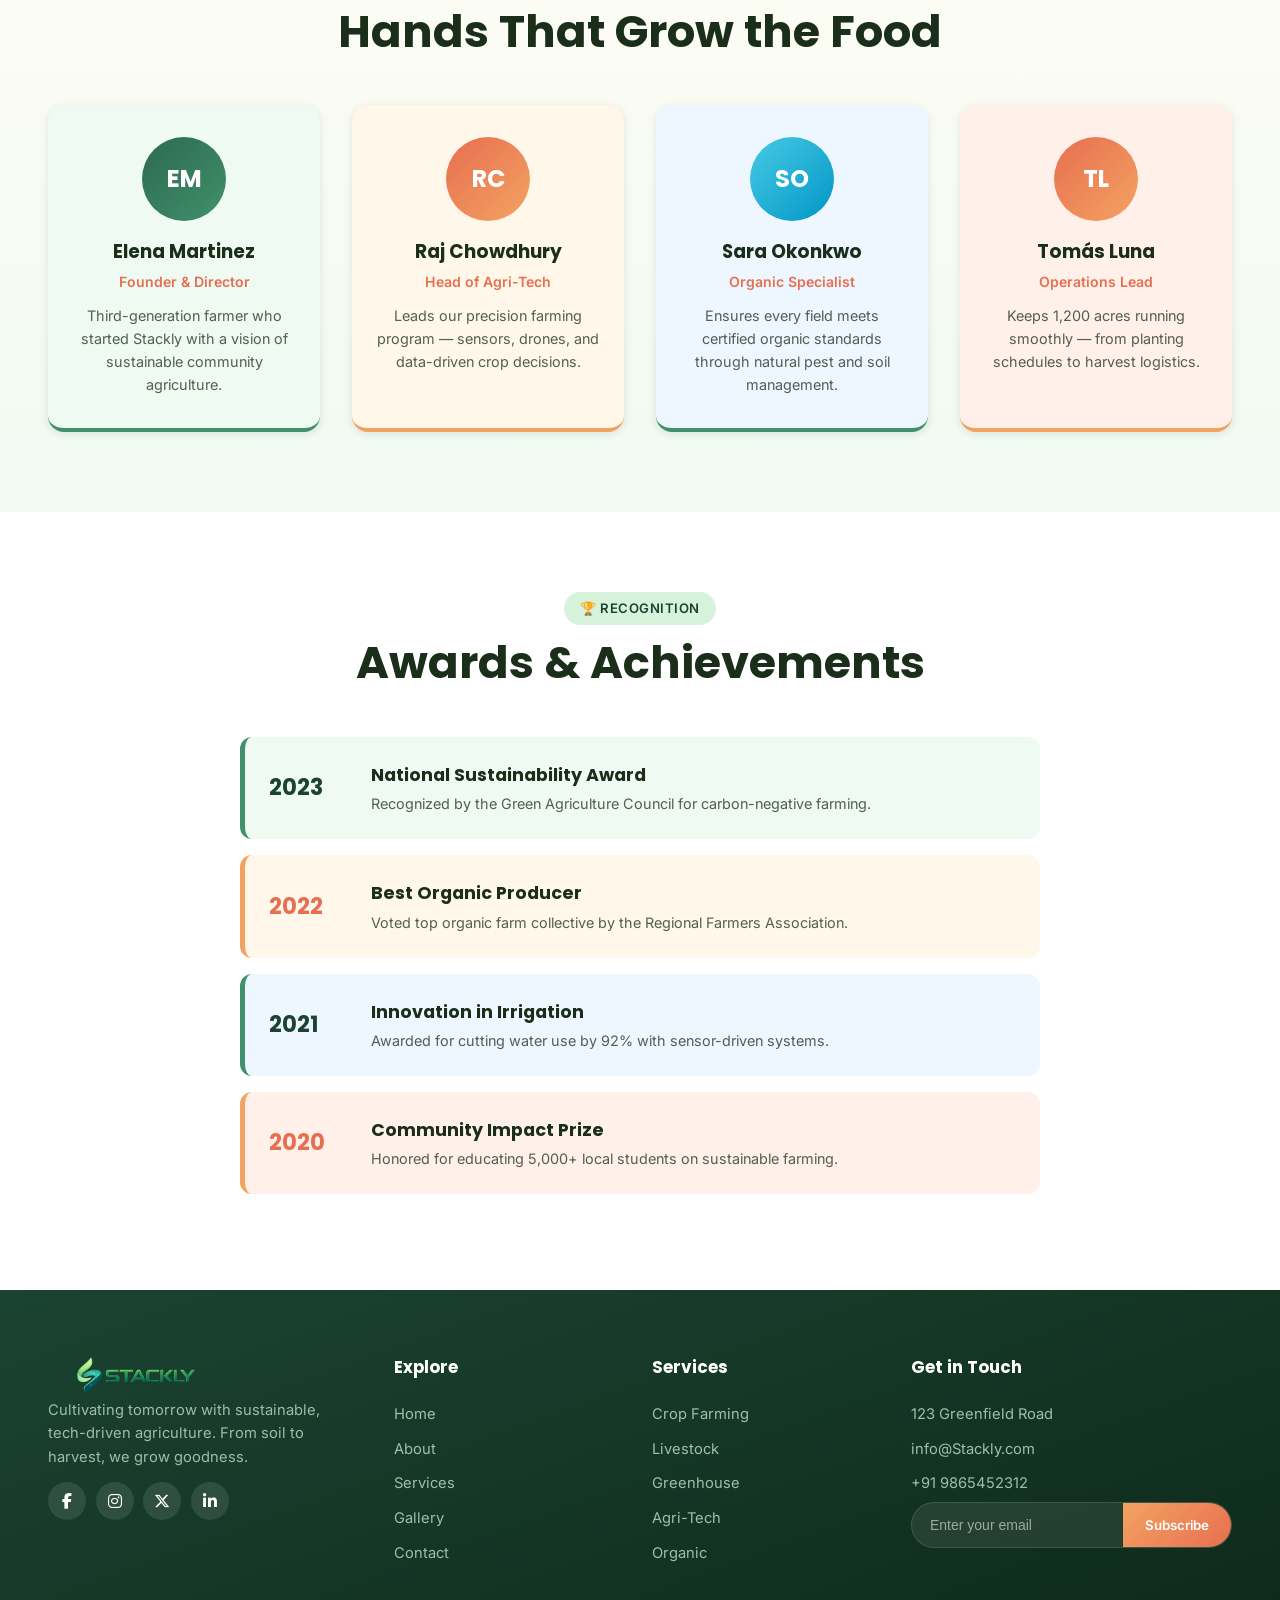
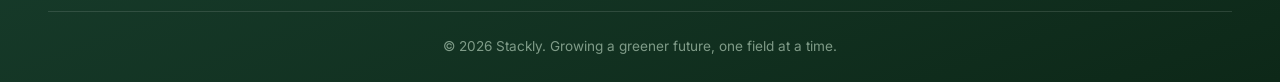
<file: about.html>
<!DOCTYPE html>
<html lang="en">
<head>
  <meta charset="UTF-8" />
  <meta name="viewport" content="width=device-width, initial-scale=1.0" />
  <title>Stackly — About</title>
  <link rel="preconnect" href="https://fonts.googleapis.com">
  <link
      rel="stylesheet"
      href="https://cdnjs.cloudflare.com/ajax/libs/font-awesome/6.7.2/css/all.min.css"
    />
  <link href="https://fonts.googleapis.com/css2?family=Poppins:wght@400;600;700&family=Inter:wght@400;500;600&display=swap" rel="stylesheet">
  <link rel="stylesheet" href="css/common.css">
  <link rel="stylesheet" href="css/about.css">
</head>
<body>

  <!-- ===== NAVBAR ===== -->
  <nav class="navbar">
    <a href="index.html" class="nav-brand">
    <img src="images/logoimg.webp" alt="Stackly Logo" class="nav-logo">
</a>
    <div class="nav-links">
      <a href="index.html" data-nav>Home</a>
      <a href="about.html" data-nav>About</a>
      <a href="services.html" data-nav>Services</a>
      <a href="gallery.html" data-nav>Gallery</a>
      <a href="contact.html" data-nav>Contact</a>
    </div>
    <div class="nav-actions">
      <a href="login.html" class="btn-login">Login</a>
      <button class="hamburger" aria-label="Menu"><span></span><span></span><span></span></button>
    </div>
  </nav>

  <!-- ===== MOBILE DRAWER ===== -->
  <div class="drawer-overlay"></div>
  <aside class="mobile-drawer">
    <div class="drawer-header"><h3>Menu</h3><button class="drawer-close" aria-label="Close">✕</button></div>
    <nav>
      <a href="index.html" data-nav>Home</a>
      <a href="about.html" data-nav>About</a>
      <a href="services.html" data-nav>Services</a>
      <a href="gallery.html" data-nav>Gallery</a>
      <a href="contact.html" data-nav>Contact</a>
    </nav>
    <div class="drawer-login-wrap"><a href="login.html" class="drawer-login">Login</a></div>
  </aside>

  <!-- ===== SECTION 1: PAGE HERO (split layout) ===== -->
  <section class="page-hero">
    <div class="ph-left">
      <span class="eyebrow gold-eyebrow">🌾 Our Story</span>
      <h1>Three Decades of <span class="grad-amber">Growing Goodness</span></h1>
      <p>What began as a single family plot in 1995 has blossomed into a thriving agricultural community spanning 1,200 acres — rooted in care for the land and the people it feeds.</p>
      <div class="ph-quick">
        <div><strong>1995</strong><span>Founded</span></div>
        <div><strong>340</strong><span>Partners</span></div>
        <div><strong>50K</strong><span>Families</span></div>
      </div>
    </div>
    <div class="ph-right">
      <img src="images/about1.webp" alt="Farmer harvesting vegetables">
    </div>
  </section>

  <!-- ===== SECTION 2: MISSION & VISION (alternating cards) ===== -->
  <section class="section mv-section">
    <div class="container">
      <div class="mv-card reveal">
        <div class="mv-icon">🎯</div>
        <div>
          <span class="eyebrow green-eyebrow">Our Mission</span>
          <h2>Feed Communities, Heal the Soil</h2>
          <p>To produce nutritious, organic food through sustainable practices that regenerate the earth, empower farmers, and nourish families — leaving the land richer for the next generation.</p>
        </div>
      </div>
      <div class="mv-card alt reveal">
        <div class="mv-icon">🔭</div>
        <div>
          <span class="eyebrow gold-eyebrow">Our Vision</span>
          <h2>A World Where Every Farm Thrives</h2>
          <p>To pioneer a future where technology and tradition unite — making sustainable, profitable farming accessible to every community, and where healthy food is a right, not a luxury.</p>
        </div>
      </div>
    </div>
  </section>

<!--=========================================
        WHY FARMERS TRUST US
==========================================-->
<section class="section trust-section">

    <div class="container">

        <div class="trust-heading reveal">

            <span class="eyebrow green-eyebrow">
                🤝 Why Farmers Trust Us
            </span>

            <h2 class="section-title">
                Built on Trust, Grown Through Excellence
            </h2>

            <p class="section-sub">
                Thousands of farmers choose Stackly because we combine
                sustainable farming practices, advanced technology, and
                decades of agricultural expertise to deliver reliable results.
            </p>

        </div>

        <div class="trust-layout">

            <!-- LEFT -->

            <div class="trust-image reveal">

                <img src="images/vegetables.webp"
                    alt="Farmer in field">

                <div class="experience-badge">

                    <h3>30+</h3>

                    <span>Years of Excellence</span>

                </div>

            </div>

            <!-- RIGHT -->

            <div class="trust-content">

                <div class="trust-card reveal">

                    <div class="trust-icon">🌱</div>

                    <div>

                        <h3>100% Organic Practices</h3>

                        <p>
                            Every crop is cultivated using environmentally
                            responsible and chemical-free farming methods.
                        </p>

                    </div>

                </div>

                <div class="trust-card reveal">

                    <div class="trust-icon">🚜</div>

                    <div>

                        <h3>Modern Smart Farming</h3>

                        <p>
                            AI, GPS, drones and IoT technologies improve
                            productivity while protecting natural resources.
                        </p>

                    </div>

                </div>

                <div class="trust-card reveal">

                    <div class="trust-icon">🤝</div>

                    <div>

                        <h3>Long-Term Partnerships</h3>

                        <p>
                            We work closely with farmers by providing
                            guidance, training and fair market opportunities.
                        </p>

                    </div>

                </div>

                <div class="trust-card reveal">

                    <div class="trust-icon">🏆</div>

                    <div>

                        <h3>Certified Quality</h3>

                        <p>
                            Every harvest undergoes strict quality checks
                            before reaching consumers and businesses.
                        </p>

                    </div>

                </div>

            </div>

        </div>

        <!-- Statistics -->

        <div class="trust-stats">

            <div class="stat-card reveal">

                <h3>340+</h3>

                <span>Partner Farmers</span>

            </div>

            <div class="stat-card reveal">

                <h3>1,200</h3>

                <span>Acres Cultivated</span>

            </div>

            <div class="stat-card reveal">

                <h3>50K+</h3>

                <span>Happy Families</span>

            </div>

            <div class="stat-card reveal">

                <h3>98%</h3>

                <span>Customer Satisfaction</span>

            </div>

        </div>

    </div>

</section>

  <!-- ===== SECTION 3: TIMELINE (vertical zigzag) ===== -->
  <section class="section timeline-section">
    <div class="container">
      <div class="timeline-head reveal">
        <span class="eyebrow gold-eyebrow">📅 Our Journey</span>
        <h2 class="section-title">Milestones in the Field</h2>
      </div>
      <div class="timeline">
        <div class="tl-item reveal">
          <div class="tl-marker">1995</div>
          <div class="tl-content"><h3>The First Seed</h3><p>The Martinez family plants 10 acres of organic vegetables, selling at local markets.</p></div>
        </div>
        <div class="tl-item right reveal">
          <div class="tl-marker">2003</div>
          <div class="tl-content"><h3>Going Cooperative</h3><p>Joined forces with 12 neighboring farms to form Stackly cooperative.</p></div>
        </div>
        <div class="tl-item reveal">
          <div class="tl-marker">2011</div>
          <div class="tl-content"><h3>Tech Meets Soil</h3><p>Introduced precision agriculture — GPS tractors and soil sensors across all fields.</p></div>
        </div>
        <div class="tl-item right reveal">
          <div class="tl-marker">2018</div>
          <div class="tl-content"><h3>Farm to Table</h3><p>Launched direct delivery program, reaching 50,000 families within 24 hours of harvest.</p></div>
        </div>
        <div class="tl-item reveal">
          <div class="tl-marker">2024</div>
          <div class="tl-content"><h3>Carbon Positive</h3><p>Achieved net-negative carbon footprint through regenerative practices and solar power.</p></div>
        </div>
      </div>
    </div>
  </section>

  <!-- ===== SECTION 4: VALUES (icon hexagons) ===== -->
  <section class="section values-section">
    <div class="container">
      <div class="values-head reveal">
        <span class="eyebrow green-eyebrow">💚 What We Stand For</span>
        <h2 class="section-title">Our Core Values</h2>
      </div>
      <div class="values-grid">
        <div class="value-hex reveal"><div class="hex-inner"><span>🌱</span><h3>Sustainability</h3><p>Farming that gives back more than it takes.</p></div></div>
        <div class="value-hex reveal"><div class="hex-inner"><span>🤝</span><h3>Community</h3><p>Growing stronger when we grow together.</p></div></div>
        <div class="value-hex reveal"><div class="hex-inner"><span>🔬</span><h3>Innovation</h3><p>Embracing science for smarter harvests.</p></div></div>
        <div class="value-hex reveal"><div class="hex-inner"><span>🍃</span><h3>Purity</h3><p>Only natural, organic methods — always.</p></div></div>
        <div class="value-hex reveal"><div class="hex-inner"><span>📚</span><h3>Education</h3><p>Sharing knowledge with future farmers.</p></div></div>
        <div class="value-hex reveal"><div class="hex-inner"><span>💛</span><h3>Care</h3><p>For land, animals, and every customer.</p></div></div>
      </div>
    </div>
  </section>

<!--==========================================
        FARM INFRASTRUCTURE
===========================================-->

<section class="section infrastructure-section">

    <div class="container">

        <!-- Heading -->

        <div class="infrastructure-heading reveal">

            <span class="eyebrow green-eyebrow">
                Farm Infrastructure
            </span>

            <h2 class="section-title">
                Built for Modern & Sustainable Agriculture
            </h2>

            <p class="section-sub">
                Stackly combines cutting-edge agricultural technology,
                sustainable farming practices, and advanced infrastructure to
                ensure every harvest meets the highest standards of quality,
                efficiency, and environmental responsibility.
            </p>

        </div>

        <!--======================================
                BENTO GRID
        =======================================-->

        <div class="infra-grid">

            <!-- Large Processing Unit -->

            <article class="infra-card processing reveal">

                <div class="infra-image">

                    <img src="images/processing centre.webp"
                        alt="Processing Unit">

                </div>

                <div class="infra-content">

                    <span class="infra-label">

                        Main Facility

                    </span>

                    <h3>

                        Smart Processing Center

                    </h3>

                    <p>

                        Our fully automated processing facility cleans,
                        grades, sorts and packages fresh produce while
                        maintaining maximum quality and food safety.

                    </p>

                    <div class="infra-features">

                        <span>Automated Sorting</span>

                        <span>Food Safety</span>

                        <span>Premium Packaging</span>

                    </div>

                </div>

            </article>

            <!-- Machinery -->

            <article class="infra-card machinery reveal">

                <div class="infra-icon">

                    <i class="fa-solid fa-tractor"></i>

                </div>

                <h4>

                    Modern Machinery

                </h4>

                <p>

                    GPS-enabled tractors, harvesters and precision farming
                    equipment improve productivity across every field.

                </p>

            </article>

            <!-- Irrigation -->

            <article class="infra-card irrigation reveal">

                <div class="infra-icon">

                    <i class="fa-solid fa-droplet"></i>

                </div>

                <h4>

                    Smart Irrigation

                </h4>

                <p>

                    AI-assisted irrigation systems monitor moisture levels
                    and optimize water usage throughout the year.

                </p>

            </article>

            <!-- Solar Energy -->
<article class="infra-card solar reveal">

    <div class="infra-icon">
        <i class="fa-solid fa-solar-panel"></i>
    </div>

    <h4>
        Solar Energy
    </h4>

    <p>
        Renewable solar power operates irrigation systems and farm facilities,
        reducing energy costs and supporting sustainable agriculture.
    </p>

</article>
            

            <!-- Cold Storage -->

            <article class="infra-card storage reveal">

                <div class="infra-icon">

                    <i class="fa-solid fa-snowflake"></i>

                </div>

                <h4>

                    Cold Storage

                </h4>

                <p>

                    Climate-controlled storage preserves freshness,
                    nutrients and quality before distribution.

                </p>

            </article>

            

            <!-- Quality Lab -->

            <article class="infra-card laboratory reveal">

                <div class="infra-icon">

                    <i class="fa-solid fa-flask"></i>

                </div>

                <h4>

                    Quality Laboratory

                </h4>

                <p>

                    Every batch undergoes soil, water and crop quality
                    testing before reaching our customers.

                </p>

            </article>

            <!-- Logistics -->

            <article class="infra-card logistics reveal">

                <div class="logistics-content">

                    <div>

                        <span class="infra-label">

                            Distribution

                        </span>

                        <h3>

                            Efficient Logistics Network

                        </h3>

                        <p>

                            Our nationwide logistics network ensures fresh
                            produce reaches retailers, markets and export
                            destinations quickly while maintaining freshness.

                        </p>

                    </div>

                    <div class="logistics-stats">

                        <div>

                            <h2>

                                24/7

                            </h2>

                            <span>

                                Operations

                            </span>

                        </div>

                        <div>

                            <h2>

                                120+

                            </h2>

                            <span>

                                Vehicles

                            </span>

                        </div>

                        <div>

                            <h2>

                                18

                            </h2>

                            <span>

                                States Served

                            </span>

                        </div>

                    </div>

                </div>

            </article>

        </div>

    </div>

</section>



  <!-- ===== SECTION 5: TEAM (profile cards) ===== -->
  <section class="section team-section">
    <div class="container">
      <div class="team-head reveal">
        <span class="eyebrow gold-eyebrow">👥 Meet the Team</span>
        <h2 class="section-title">Hands That Grow the Food</h2>
      </div>
      <div class="team-grid">
        <div class="team-card reveal">
          <div class="team-avatar">EM</div>
          <h3>Elena Martinez</h3><span>Founder & Director</span>
          <p>Third-generation farmer who started Stackly with a vision of sustainable community agriculture.</p>
        </div>
        <div class="team-card reveal">
          <div class="team-avatar">RC</div>
          <h3>Raj Chowdhury</h3><span>Head of Agri-Tech</span>
          <p>Leads our precision farming program — sensors, drones, and data-driven crop decisions.</p>
        </div>
        <div class="team-card reveal">
          <div class="team-avatar">SO</div>
          <h3>Sara Okonkwo</h3><span>Organic Specialist</span>
          <p>Ensures every field meets certified organic standards through natural pest and soil management.</p>
        </div>
        <div class="team-card reveal">
          <div class="team-avatar">TL</div>
          <h3>Tomás Luna</h3><span>Operations Lead</span>
          <p>Keeps 1,200 acres running smoothly — from planting schedules to harvest logistics.</p>
        </div>
      </div>
    </div>
  </section>

  <!-- ===== SECTION 6: ACHIEVEMENTS / AWARDS ===== -->
  <section class="section awards-section">
    <div class="container">
      <div class="awards-head reveal">
        <span class="eyebrow green-eyebrow">🏆 Recognition</span>
        <h2 class="section-title">Awards & Achievements</h2>
      </div>
      <div class="awards-grid">
        <div class="award-row reveal"><div class="award-year">2023</div><div><h3>National Sustainability Award</h3><p>Recognized by the Green Agriculture Council for carbon-negative farming.</p></div></div>
        <div class="award-row reveal"><div class="award-year">2022</div><div><h3>Best Organic Producer</h3><p>Voted top organic farm collective by the Regional Farmers Association.</p></div></div>
        <div class="award-row reveal"><div class="award-year">2021</div><div><h3>Innovation in Irrigation</h3><p>Awarded for cutting water use by 92% with sensor-driven systems.</p></div></div>
        <div class="award-row reveal"><div class="award-year">2020</div><div><h3>Community Impact Prize</h3><p>Honored for educating 5,000+ local students on sustainable farming.</p></div></div>
      </div>
    </div>
  </section>

  <footer class="footer" data-footer></footer>
  <script src="js/common.js"></script>
  <script src="js/about.js"></script>
</body>
</html>
</file>
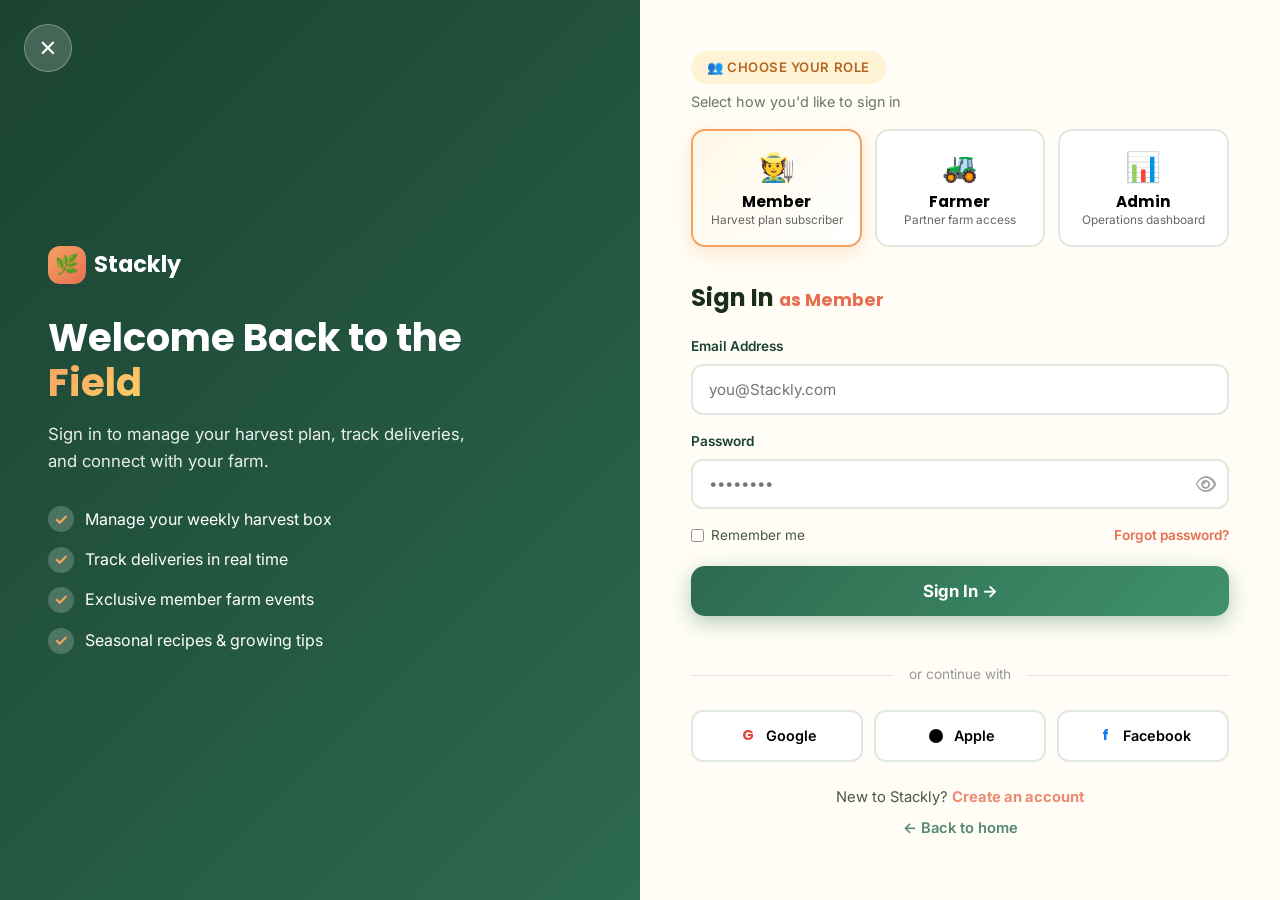
<file: admin.html>
<!DOCTYPE html>
<html lang="en">
<head>
  <meta charset="UTF-8" />
  <meta name="viewport" content="width=device-width, initial-scale=1.0" />
  <title>Stackly — Admin Dashboard</title>
  <link rel="preconnect" href="https://fonts.googleapis.com">
  <link href="https://fonts.googleapis.com/css2?family=Poppins:wght@400;600;700&family=Inter:wght@400;500;600&display=swap" rel="stylesheet">
  <link rel="stylesheet" href="css/dashboard.css">
  <link rel="stylesheet" href="css/admin.css">
</head>
<body>

  <div class="dash">

    <!-- ===== SIDEBAR ===== -->
    <aside class="sidebar admin-sidebar">
      <a href="admin.html" class="nav-brand">
    <img src="images/logoimg.webp" alt="Stackly Logo" class="nav-logo">
</a>
      <div class="sidebar-role">Admin Panel</div>
      <nav class="sidebar-nav">
        <div class="nav-item active" data-module="overview"><span class="ni-icon">📈</span><span class="ni-label">Platform Overview</span></div>
        <div class="nav-item" data-module="users"><span class="ni-icon">👥</span><span class="ni-label">User Management</span></div>
        <div class="nav-item" data-module="farms"><span class="ni-icon">🌾</span><span class="ni-label">Farm Registry</span></div>
        <div class="nav-item" data-module="orders"><span class="ni-icon">📦</span><span class="ni-label">All Orders</span><span class="ni-badge">14</span></div>
        <div class="nav-item" data-module="reports"><span class="ni-icon">📋</span><span class="ni-label">Reports</span></div>
        <div class="nav-item" data-module="settings"><span class="ni-icon">⚙️</span><span class="ni-label">Settings</span></div>
      </nav>
      <div class="sidebar-footer">
        <button class="btn-logout">⏻ Logout</button>
      </div>
    </aside>

    <div class="sidebar-overlay"></div>

    <!-- ===== MAIN ===== -->
    <div class="dash-main">
      <header class="topbar">
        <div class="topbar-left">
          <button class="sidebar-toggle" aria-label="Toggle menu"><span></span><span></span><span></span></button>
          <span class="topbar-title">Platform Overview</span>
        </div>
        <div class="topbar-right">
          <div class="topbar-search"><span class="ts-icon">🔍</span><input type="text" placeholder="Search users, farms..."></div>
          <button class="topbar-icon-btn">🔔<span class="dot"></span></button>
          <div class="topbar-user">
            <div class="tu-avatar blue">SO</div>
            <div class="tu-info"><strong>Sara</strong><span>Admin</span></div>
          </div>
        </div>
      </header>

      <main class="dash-content">

        <!-- ===== MODULE 1: PLATFORM OVERVIEW ===== -->
        <section class="module active" data-module="overview">
          <div class="module-head">
            <h1>Platform Overview 📈</h1>
            <p>Stackly ecosystem health at a glance.</p>
          </div>

          <div class="cards-grid cg-4">
            <div class="stat-card reveal"><div class="sc-top"><div class="sc-icon">👥</div><span class="sc-trend up">+124</span></div><div class="sc-value">2,847</div><div class="sc-label">Total Members</div></div>
            <div class="stat-card gold reveal"><div class="sc-top"><div class="sc-icon">🌾</div><span class="sc-trend up">+8</span></div><div class="sc-value">340</div><div class="sc-label">Partner Farms</div></div>
            <div class="stat-card amber reveal"><div class="sc-top"><div class="sc-icon">📦</div><span class="sc-trend up">+12%</span></div><div class="sc-value">8,920</div><div class="sc-label">Orders This Month</div></div>
            <div class="stat-card blue reveal"><div class="sc-top"><div class="sc-icon">💰</div><span class="sc-trend up">+9%</span></div><div class="sc-value">$284K</div><div class="sc-label">Revenue (July)</div></div>
          </div>

          <div class="admin-2col">
            <div class="panel reveal">
              <div class="panel-head"><h3>Revenue & Orders — 6 Months</h3></div>
              <div class="panel-body">
                <div class="admin-chart">
                  <div class="ac-col"><div class="ac-bar" style="--h:50%"><span>$210K</span></div><small>Feb</small></div>
                  <div class="ac-col"><div class="ac-bar" style="--h:58%"><span>$235K</span></div><small>Mar</small></div>
                  <div class="ac-col"><div class="ac-bar" style="--h:64%"><span>$252K</span></div><small>Apr</small></div>
                  <div class="ac-col"><div class="ac-bar" style="--h:70%"><span>$268K</span></div><small>May</small></div>
                  <div class="ac-col"><div class="ac-bar" style="--h:76%"><span>$276K</span></div><small>Jun</small></div>
                  <div class="ac-col"><div class="ac-bar active" style="--h:82%"><span>$284K</span></div><small>Jul</small></div>
                </div>
              </div>
            </div>
            <div class="panel reveal">
              <div class="panel-head"><h3>User Distribution</h3></div>
              <div class="panel-body">
                <div class="donut-wrap">
                  <div class="donut">
                    <div class="donut-center"><strong>2,847</strong><span>users</span></div>
                  </div>
                  <div class="donut-legend">
                    <div class="dl-item"><span class="dl-dot" style="background:var(--green-leaf)"></span>Members <strong>2,180</strong></div>
                    <div class="dl-item"><span class="dl-dot" style="background:var(--sun-gold)"></span>Farmers <strong>340</strong></div>
                    <div class="dl-item"><span class="dl-dot" style="background:var(--sky-blue)"></span>Admins <strong>12</strong></div>
                    <div class="dl-item"><span class="dl-dot" style="background:var(--soil-brown)"></span>Trial <strong>315</strong></div>
                  </div>
                </div>
              </div>
            </div>
          </div>

          <div class="panel reveal" style="margin-top:1.2rem">
            <div class="panel-head"><h3>Recent Platform Activity</h3><span class="ph-action">View all</span></div>
            <div class="panel-body" style="padding:0">
              <table class="dash-table">
                <thead><tr><th>Time</th><th>User</th><th>Action</th><th>Type</th><th>Status</th></tr></thead>
                <tbody>
                  <tr><td>2 min ago</td><td><div class="av">EM</div></td><td>New member registration</td><td>Signup</td><td><span class="badge green">Active</span></td></tr>
                  <tr><td>14 min ago</td><td><div class="av gold">GR</div></td><td>Farm application submitted</td><td>Farm</td><td><span class="badge gold">Pending</span></td></tr>
                  <tr><td>1 hr ago</td><td><div class="av blue">JF</div></td><td>Large order — $189</td><td>Order</td><td><span class="badge blue">Processing</span></td></tr>
                  <tr><td>2 hr ago</td><td><div class="av brown">TL</div></td><td>Crop data updated — Field D</td><td>Farm</td><td><span class="badge green">Updated</span></td></tr>
                  <tr><td>3 hr ago</td><td><div class="av">AP</div></td><td>Plan upgraded to Abundance</td><td>Billing</td><td><span class="badge green">Complete</span></td></tr>
                </tbody>
              </table>
            </div>
          </div>
        </section>

        <!-- ===== MODULE 2: USER MANAGEMENT ===== -->
        <section class="module" data-module="users">
          <div class="module-head">
            <h1>User Management 👥</h1>
            <p>Manage members, farmers, and platform staff.</p>
          </div>

          <div class="user-filters reveal">
            <button class="uf-btn active" data-ufilter="all">All Users <span>2,847</span></button>
            <button class="uf-btn" data-ufilter="member">Members <span>2,180</span></button>
            <button class="uf-btn" data-ufilter="farmer">Farmers <span>340</span></button>
            <button class="uf-btn" data-ufilter="admin">Admins <span>12</span></button>
            <button class="uf-btn" data-ufilter="trial">Trial <span>315</span></button>
          </div>

          <div class="panel reveal">
            <div class="panel-head"><h3>User Directory</h3><span class="ph-action">+ Add User</span></div>
            <div class="panel-body" style="padding:0">
              <table class="dash-table">
                <thead><tr><th>User</th><th>Email</th><th>Role</th><th>Joined</th><th>Plan</th><th>Status</th><th></th></tr></thead>
                <tbody id="userTableBody">
                  <tr data-urole="member"><td><div style="display:flex;align-items:center;gap:0.5rem"><div class="av">JF</div>Jane Farmer</div></td><td>jane@email.com</td><td>Member</td><td>Feb 2024</td><td>Harvest $59</td><td><span class="badge green">Active</span></td><td><span class="ph-action">Edit</span></td></tr>
                  <tr data-urole="farmer"><td><div style="display:flex;align-items:center;gap:0.5rem"><div class="av gold">MK</div>Marcus Klein</div></td><td>marcus@kleinfarm.com</td><td>Farmer</td><td>Jan 2023</td><td>Partner</td><td><span class="badge green">Active</span></td><td><span class="ph-action">Edit</span></td></tr>
                  <tr data-urole="member"><td><div style="display:flex;align-items:center;gap:0.5rem"><div class="av">AP</div>Amara Patel</div></td><td>amara@email.com</td><td>Member</td><td>Mar 2024</td><td>Abundance $99</td><td><span class="badge green">Active</span></td><td><span class="ph-action">Edit</span></td></tr>
                  <tr data-urole="trial"><td><div style="display:flex;align-items:center;gap:0.5rem"><div class="av brown">GR</div>Greta Reyes</div></td><td>greta@email.com</td><td>Trial</td><td>Jul 2026</td><td>Trial 14d</td><td><span class="badge gold">Trial</span></td><td><span class="ph-action">Edit</span></td></tr>
                  <tr data-urole="farmer"><td><div style="display:flex;align-items:center;gap:0.5rem"><div class="av gold">TL</div>Tomás Luna</div></td><td>tomas@lunafarm.com</td><td>Farmer</td><td>Sep 2022</td><td>Partner</td><td><span class="badge green">Active</span></td><td><span class="ph-action">Edit</span></td></tr>
                  <tr data-urole="admin"><td><div style="display:flex;align-items:center;gap:0.5rem"><div class="av blue">SO</div>Sara Okonkwo</div></td><td>sara@Stackly.com</td><td>Admin</td><td>Jun 2021</td><td>Staff</td><td><span class="badge green">Active</span></td><td><span class="ph-action">Edit</span></td></tr>
                  <tr data-urole="member"><td><div style="display:flex;align-items:center;gap:0.5rem"><div class="av">LR</div>Lina Reyes</div></td><td>lina@email.com</td><td>Member</td><td>Jan 2025</td><td>Harvest $59</td><td><span class="badge amber">Suspended</span></td><td><span class="ph-action">Edit</span></td></tr>
                  <tr data-urole="trial"><td><div style="display:flex;align-items:center;gap:0.5rem"><div class="av brown">DK</div>David Kim</div></td><td>david@email.com</td><td>Trial</td><td>Jul 2026</td><td>Trial 7d</td><td><span class="badge gold">Trial</span></td><td><span class="ph-action">Edit</span></td></tr>
                </tbody>
              </table>
            </div>
          </div>
        </section>

        <!-- ===== MODULE 3: FARM REGISTRY ===== -->
        <section class="module" data-module="farms">
          <div class="module-head">
            <h1>Farm Registry 🌾</h1>
            <p>All partner farms in the Stackly network.</p>
          </div>
          <div class="cards-grid cg-4">
            <div class="stat-card reveal"><div class="sc-top"><div class="sc-icon">🌾</div></div><div class="sc-value">340</div><div class="sc-label">Total Farms</div></div>
            <div class="stat-card gold reveal"><div class="sc-top"><div class="sc-icon">🗺️</div></div><div class="sc-value">1,200</div><div class="sc-label">Acres Managed</div></div>
            <div class="stat-card amber reveal"><div class="sc-top"><div class="sc-icon">⏳</div></div><div class="sc-value">8</div><div class="sc-label">Pending Approval</div></div>
            <div class="stat-card blue reveal"><div class="sc-top"><div class="sc-icon">✅</div></div><div class="sc-value">332</div><div class="sc-label">Active Farms</div></div>
          </div>
          <div class="farm-grid">
            <div class="farm-card reveal"><div class="fc-header" style="background:linear-gradient(135deg,#40916c,#2d6a4f)"><span>🌾</span><span class="badge green">Active</span></div><div class="fc-body"><h3>Klein Family Farm</h3><p class="fc-loc">📍 Valley Springs, CA</p><div class="fc-row"><span>Owner</span><strong>Marcus Klein</strong></div><div class="fc-row"><span>Acres</span><strong>180</strong></div><div class="fc-row"><span>Crops</span><strong>8 varieties</strong></div><div class="fc-row"><span>Joined</span><strong>Jan 2023</strong></div><div class="fc-row"><span>Rating</span><strong>⭐ 4.8</strong></div></div></div>
            <div class="farm-card reveal"><div class="fc-header" style="background:linear-gradient(135deg,#f4a261,#e76f51)"><span>🌾</span><span class="badge green">Active</span></div><div class="fc-body"><h3>Luna Acres</h3><p class="fc-loc">📍 Modesto, CA</p><div class="fc-row"><span>Owner</span><strong>Tomás Luna</strong></div><div class="fc-row"><span>Acres</span><strong>320</strong></div><div class="fc-row"><span>Crops</span><strong>12 varieties</strong></div><div class="fc-row"><span>Joined</span><strong>Sep 2022</strong></div><div class="fc-row"><span>Rating</span><strong>⭐ 4.9</strong></div></div></div>
            <div class="farm-card reveal"><div class="fc-header" style="background:linear-gradient(135deg,#48cae4,#0096c7)"><span>🌾</span><span class="badge gold">Pending</span></div><div class="fc-body"><h3>Reyes Valley Farm</h3><p class="fc-loc">📍 Fresno, CA</p><div class="fc-row"><span>Owner</span><strong>Greta Reyes</strong></div><div class="fc-row"><span>Acres</span><strong>95</strong></div><div class="fc-row"><span>Crops</span><strong>5 varieties</strong></div><div class="fc-row"><span>Applied</span><strong>Jul 2026</strong></div><div class="fc-row"><span>Status</span><strong>Awaiting docs</strong></div></div></div>
            <div class="farm-card reveal"><div class="fc-header" style="background:linear-gradient(135deg,#774936,#a0683f)"><span>🌾</span><span class="badge green">Active</span></div><div class="fc-body"><h3>Hilltop Orchards</h3><p class="fc-loc">📍 Sonoma, CA</p><div class="fc-row"><span>Owner</span><strong>Elena Martinez</strong></div><div class="fc-row"><span>Acres</span><strong>75</strong></div><div class="fc-row"><span>Crops</span><strong>Apples, pears</strong></div><div class="fc-row"><span>Joined</span><strong>May 2020</strong></div><div class="fc-row"><span>Rating</span><strong>⭐ 4.7</strong></div></div></div>
          </div>
          <div class="panel reveal" style="margin-top:1.2rem">
            <div class="panel-head"><h3>Pending Farm Approvals</h3></div>
            <div class="panel-body" style="padding:0">
              <table class="dash-table">
                <thead><tr><th>Farm</th><th>Owner</th><th>Location</th><th>Acres</th><th>Applied</th><th>Action</th></tr></thead>
                <tbody>
                  <tr><td><strong>Reyes Valley Farm</strong></td><td>Greta Reyes</td><td>Fresno, CA</td><td>95</td><td>Jul 28</td><td><button class="btn-mini approve" onclick="showToast('Farm approved!')">Approve</button> <button class="btn-mini deny" onclick="showToast('Farm application denied.')">Deny</button></td></tr>
                  <tr><td><strong>Green Circle Coop</strong></td><td>David Kim</td><td>Sacramento, CA</td><td>60</td><td>Jul 25</td><td><button class="btn-mini approve" onclick="showToast('Farm approved!')">Approve</button> <button class="btn-mini deny" onclick="showToast('Farm application denied.')">Deny</button></td></tr>
                  <tr><td><strong>Sunset Acres</strong></td><td>Mia Torres</td><td>Bakersfield, CA</td><td>140</td><td>Jul 22</td><td><button class="btn-mini approve" onclick="showToast('Farm approved!')">Approve</button> <button class="btn-mini deny" onclick="showToast('Farm application denied.')">Deny</button></td></tr>
                </tbody>
              </table>
            </div>
          </div>
        </section>

        <!-- ===== MODULE 4: ALL ORDERS ===== -->
        <section class="module" data-module="orders">
          <div class="module-head">
            <h1>All Orders 📦</h1>
            <p>Every order across the platform.</p>
          </div>
          <div class="cards-grid cg-4">
            <div class="stat-card reveal"><div class="sc-top"><div class="sc-icon">📦</div></div><div class="sc-value">8,920</div><div class="sc-label">Orders This Month</div></div>
            <div class="stat-card gold reveal"><div class="sc-top"><div class="sc-icon">⏳</div></div><div class="sc-value">14</div><div class="sc-label">Pending Action</div></div>
            <div class="stat-card amber reveal"><div class="sc-top"><div class="sc-icon">↩️</div></div><div class="sc-value">23</div><div class="sc-label">Returns / Issues</div></div>
            <div class="stat-card blue reveal"><div class="sc-top"><div class="sc-icon">✅</div><span class="sc-trend up">97%</span></div><div class="sc-value">97%</div><div class="sc-label">On-time Rate</div></div>
          </div>
          <div class="panel reveal" style="margin-top:1.2rem">
            <div class="panel-head"><h3>Order Log</h3><span class="ph-action">Export CSV →</span></div>
            <div class="panel-body" style="padding:0">
              <table class="dash-table">
                <thead><tr><th>Order #</th><th>Member</th><th>Farmer</th><th>Items</th><th>Total</th><th>Date</th><th>Status</th></tr></thead>
                <tbody>
                  <tr><td><strong>#8920</strong></td><td>Jane Farmer</td><td>Klein Farm</td><td>12</td><td>$59</td><td>Jul 31</td><td><span class="badge gold">In Transit</span></td></tr>
                  <tr><td><strong>#8919</strong></td><td>Amara Patel</td><td>Luna Acres</td><td>20</td><td>$99</td><td>Jul 31</td><td><span class="badge blue">Processing</span></td></tr>
                  <tr><td><strong>#8918</strong></td><td>Lina Reyes</td><td>Hilltop Orchards</td><td>12</td><td>$59</td><td>Jul 30</td><td><span class="badge amber">Issue reported</span></td></tr>
                  <tr><td><strong>#8917</strong></td><td>David Kim</td><td>Klein Farm</td><td>5</td><td>$29</td><td>Jul 30</td><td><span class="badge green">Delivered</span></td></tr>
                  <tr><td><strong>#8916</strong></td><td>Mia Torres</td><td>Luna Acres</td><td>14</td><td>$67</td><td>Jul 30</td><td><span class="badge green">Delivered</span></td></tr>
                  <tr><td><strong>#8915</strong></td><td>Sam Lee</td><td>Hilltop Orchards</td><td>12</td><td>$59</td><td>Jul 29</td><td><span class="badge green">Delivered</span></td></tr>
                  <tr><td><strong>#8914</strong></td><td>Nora Diaz</td><td>Klein Farm</td><td>20</td><td>$99</td><td>Jul 29</td><td><span class="badge green">Delivered</span></td></tr>
                </tbody>
              </table>
            </div>
          </div>
        </section>

        <!-- ===== MODULE 5: REPORTS ===== -->
        <section class="module" data-module="reports">
          <div class="module-head">
            <h1>Reports & Analytics 📋</h1>
            <p>Platform-wide insights and downloadable reports.</p>
          </div>
          <div class="report-grid">
            <div class="report-card reveal" onclick="showToast('Revenue report generating...')">
              <div class="rc-icon" style="background:linear-gradient(135deg,var(--green-leaf),var(--green-forest))">💰</div>
              <h3>Revenue Report</h3><p>Monthly and yearly revenue breakdown by plan, region, and farm.</p>
              <span class="rc-action">Generate PDF →</span>
            </div>
            <div class="report-card reveal" onclick="showToast('User growth report generating...')">
              <div class="rc-icon" style="background:linear-gradient(135deg,var(--sun-gold),var(--sun-amber))">📈</div>
              <h3>User Growth</h3><p>Signups, retention, churn, and plan upgrade trends over time.</p>
              <span class="rc-action">Generate PDF →</span>
            </div>
            <div class="report-card reveal" onclick="showToast('Farm performance report generating...')">
              <div class="rc-icon" style="background:linear-gradient(135deg,var(--sky-blue),#0096c7)">🌾</div>
              <h3>Farm Performance</h3><p>Yield, fulfillment rate, and revenue per partner farm.</p>
              <span class="rc-action">Generate PDF →</span>
            </div>
            <div class="report-card reveal" onclick="showToast('Order analytics generating...')">
              <div class="rc-icon" style="background:linear-gradient(135deg,var(--soil-brown),#a0683f)">📦</div>
              <h3>Order Analytics</h3><p>Volume, average value, delivery times, and return rates.</p>
              <span class="rc-action">Generate PDF →</span>
            </div>
          </div>
          <div class="panel reveal" style="margin-top:1.2rem">
            <div class="panel-head"><h3>Key Metrics — This Quarter</h3></div>
            <div class="panel-body">
              <div class="metrics-grid">
                <div class="metric-box"><strong>$842K</strong><span>Quarter Revenue</span><div class="progress"><div class="bar" style="width:84%"></div></div></div>
                <div class="metric-box"><strong>26,540</strong><span>Orders Fulfilled</span><div class="progress"><div class="bar gold" style="width:91%"></div></div></div>
                <div class="metric-box"><strong>94.2%</strong><span>Retention Rate</span><div class="progress"><div class="bar" style="width:94%"></div></div></div>
                <div class="metric-box"><strong>4.8★</strong><span>Avg Satisfaction</span><div class="progress"><div class="bar blue" style="width:96%"></div></div></div>
              </div>
            </div>
          </div>
        </section>

        <!-- ===== MODULE 6: SETTINGS ===== -->
        <section class="module" data-module="settings">
          <div class="module-head">
            <h1>Platform Settings ⚙️</h1>
            <p>Configure Stackly system-wide options.</p>
          </div>
          <div class="settings-grid">
            <div class="panel reveal">
              <div class="panel-head"><h3>Plan Pricing</h3></div>
              <div class="panel-body">
                <div class="setting-row"><div><strong>Sprout</strong><small>$29/mo · 5 items</small></div><input type="number" value="29" class="set-input"></div>
                <div class="setting-row"><div><strong>Harvest</strong><small>$59/mo · 12 items</small></div><input type="number" value="59" class="set-input"></div>
                <div class="setting-row"><div><strong>Abundance</strong><small>$99/mo · 20 items</small></div><input type="number" value="99" class="set-input"></div>
                <button class="btn-fill" style="width:100%;justify-content:center;margin-top:0.5rem" onclick="window.location.href = 'dashboardError.html'">Save Pricing</button>
              </div>
            </div>
            <div class="panel reveal">
              <div class="panel-head"><h3>Delivery & Operations</h3></div>
              <div class="panel-body">
                <div class="toggle-row"><div><strong>Auto-assign farms</strong><small>Match orders to nearest farm automatically</small></div><label class="switch"><input type="checkbox" checked><span class="slider"></span></label></div>
                <div class="toggle-row"><div><strong>Require farm approval</strong><small>New farms need admin review</small></div><label class="switch"><input type="checkbox" checked><span class="slider"></span></label></div>
                <div class="toggle-row"><div><strong>Email notifications</strong><small>Send order updates to members</small></div><label class="switch"><input type="checkbox" checked><span class="slider"></span></label></div>
                <div class="toggle-row"><div><strong>Maintenance mode</strong><small>Temporarily block new signups</small></div><label class="switch"><input type="checkbox"><span class="slider"></span></label></div>
              </div>
            </div>
            <div class="panel reveal">
              <div class="panel-head"><h3>Admin Team</h3></div>
              <div class="panel-body" style="padding:0">
                <table class="dash-table">
                  <thead><tr><th>Name</th><th>Role</th><th>Last active</th></tr></thead>
                  <tbody>
                    <tr><td><div style="display:flex;align-items:center;gap:0.5rem"><div class="av blue">SO</div>Sara O.</div></td><td>Super Admin</td><td>Now</td></tr>
                    <tr><td><div style="display:flex;align-items:center;gap:0.5rem"><div class="av">RC</div>Raj C.</div></td><td>Ops Admin</td><td>2h ago</td></tr>
                    <tr><td><div style="display:flex;align-items:center;gap:0.5rem"><div class="av gold">EM</div>Elena M.</div></td><td>Support Admin</td><td>1d ago</td></tr>
                  </tbody>
                </table>
              </div>
            </div>
            <div class="panel reveal">
              <div class="panel-head"><h3>System Health</h3></div>
              <div class="panel-body">
                <div class="health-row"><span>🌐 API Server</span><span class="badge green">Operational</span></div>
                <div class="health-row"><span>🗄️ Database</span><span class="badge green">Operational</span></div>
                <div class="health-row"><span>🚚 Delivery API</span><span class="badge green">Operational</span></div>
                <div class="health-row"><span>📧 Email Service</span><span class="badge gold">Degraded</span></div>
                <div class="health-row"><span>💳 Payments</span><span class="badge green">Operational</span></div>
                <div class="health-row"><span>📊 Analytics</span><span class="badge green">Operational</span></div>
              </div>
            </div>
          </div>
        </section>

      </main>
    </div>
  </div>

  <script src="js/dashboard.js"></script>
  <script src="js/admin.js"></script>
</body>
</html>
</file>
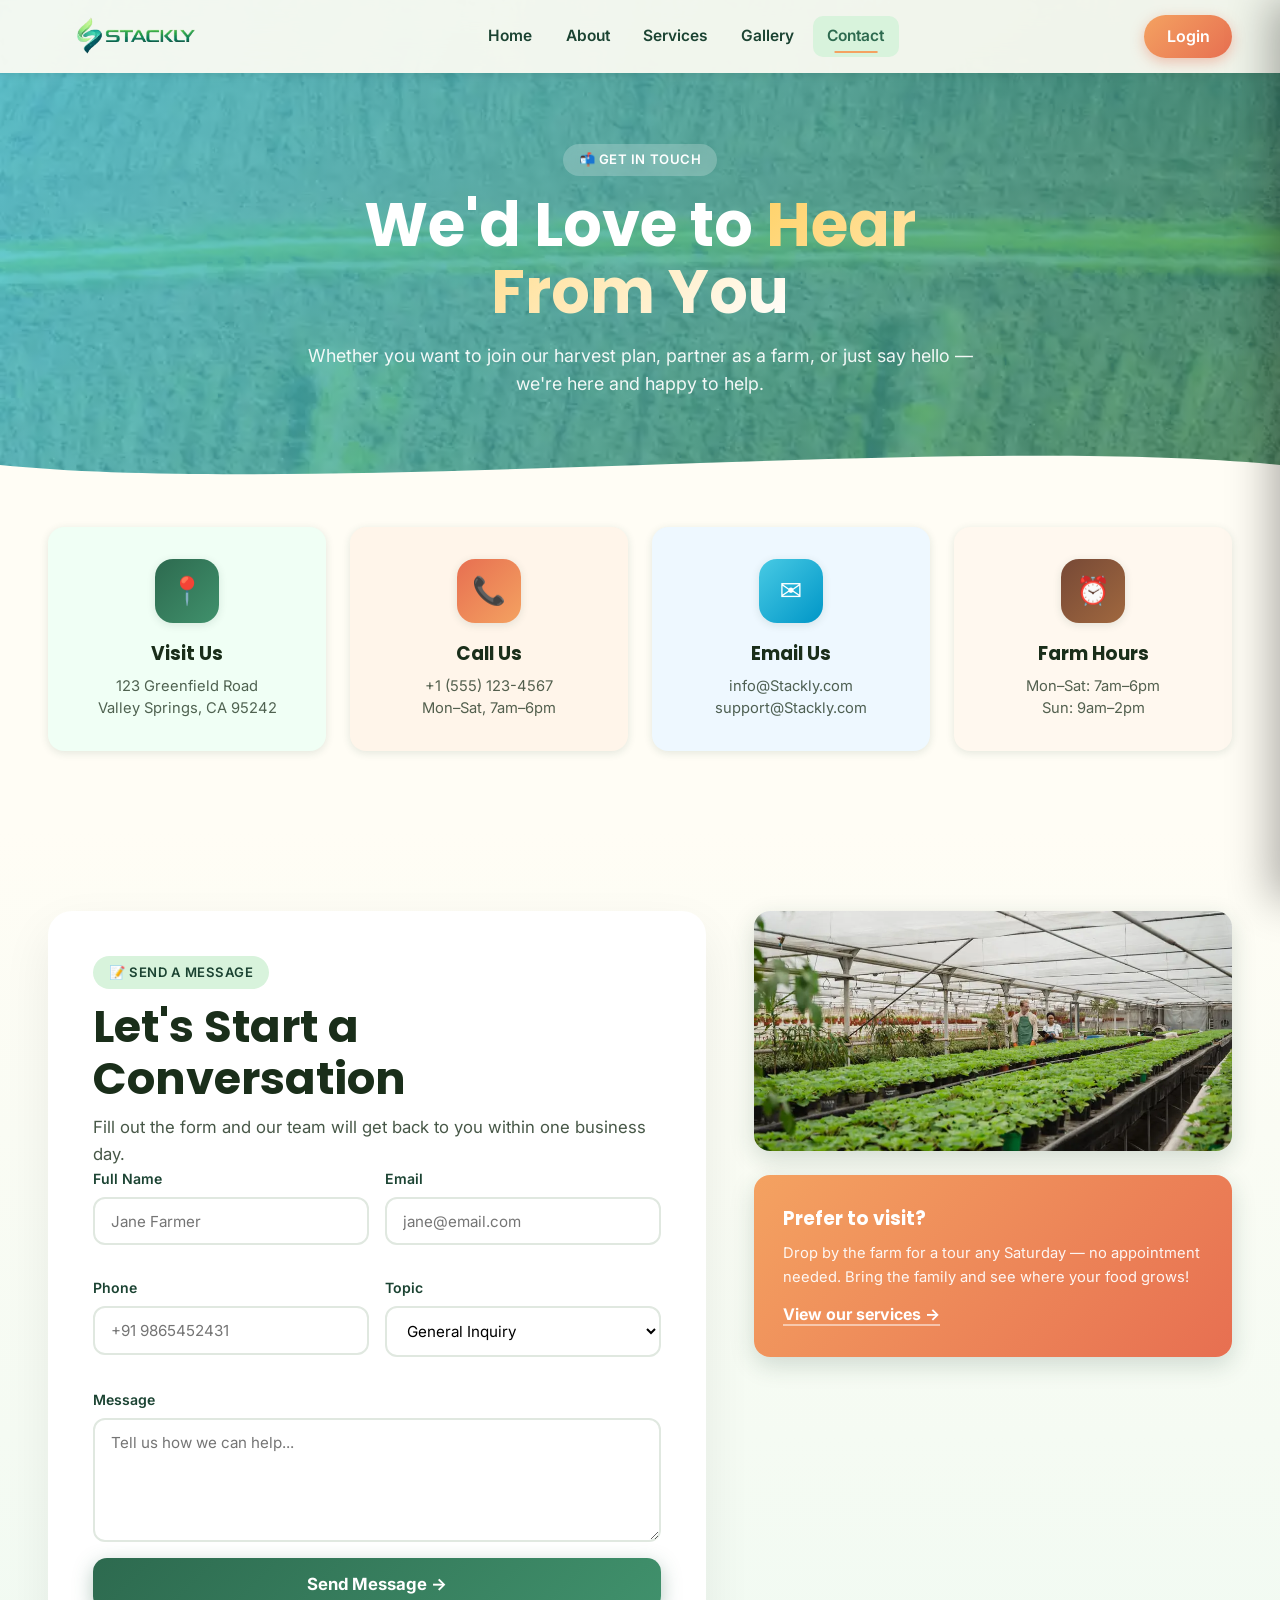
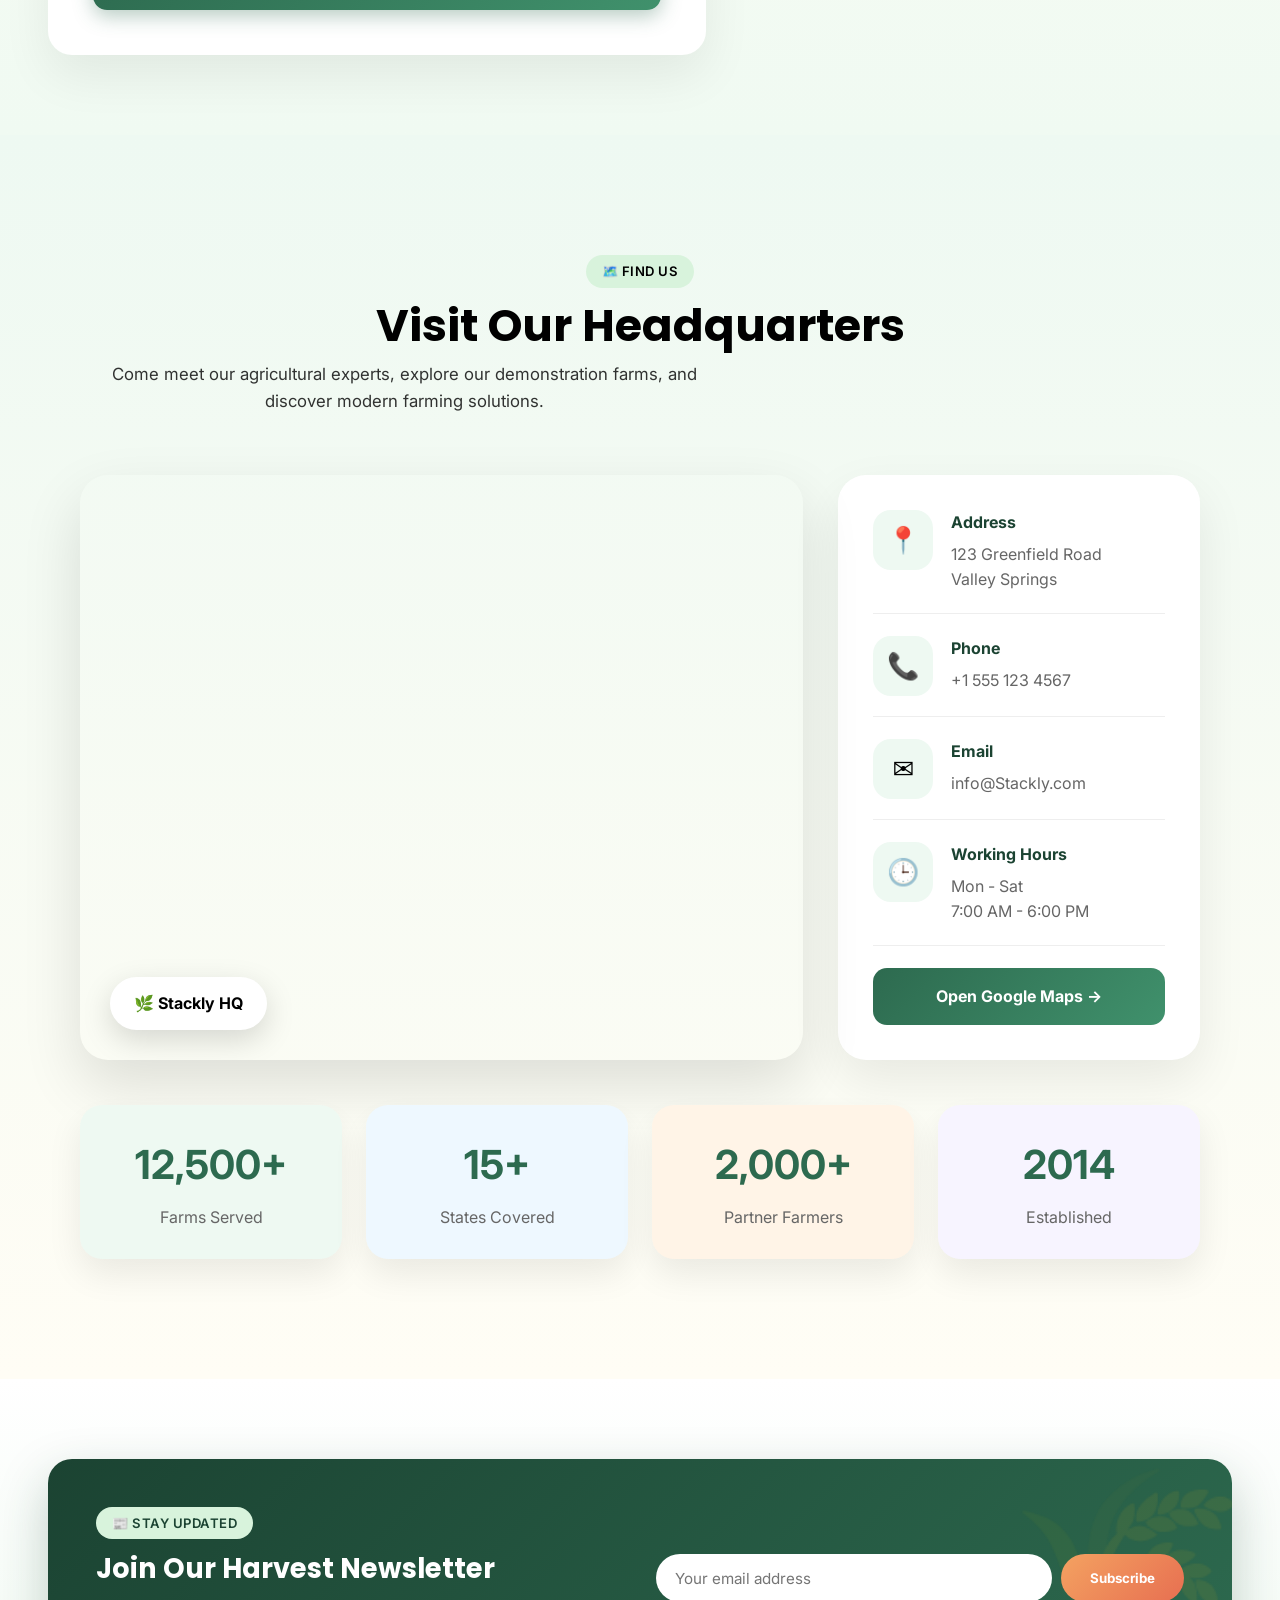
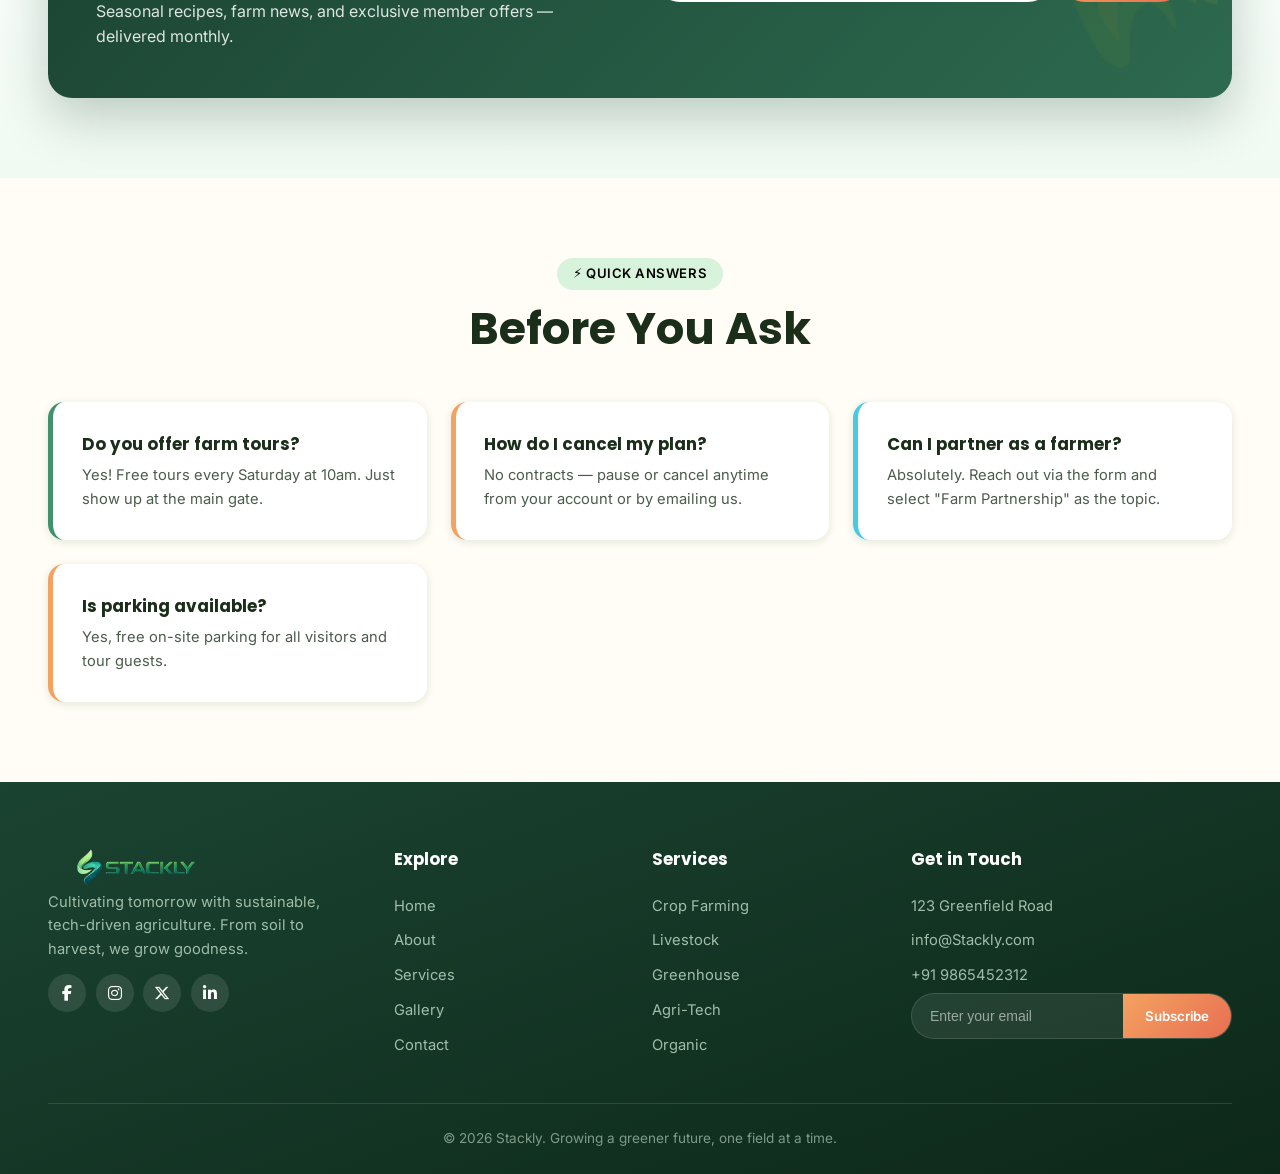
<file: contact.html>
<!DOCTYPE html>
<html lang="en">
<head>
  <meta charset="UTF-8" />
  <meta name="viewport" content="width=device-width, initial-scale=1.0" />
  <title>Stackly — Contact</title>
  <link rel="preconnect" href="https://fonts.googleapis.com">
  <link
      rel="stylesheet"
      href="https://cdnjs.cloudflare.com/ajax/libs/font-awesome/6.7.2/css/all.min.css"
    />
  <link href="https://fonts.googleapis.com/css2?family=Poppins:wght@400;600;700&family=Inter:wght@400;500;600&display=swap" rel="stylesheet">
  <link rel="stylesheet" href="css/common.css">
  <link rel="stylesheet" href="css/contact.css">
</head>
<body>

  <!-- ===== NAVBAR ===== -->
  <nav class="navbar">
    <a href="index.html" class="nav-brand">
    <img src="images/logoimg.webp" alt="Stackly Logo" class="nav-logo">
</a>
    <div class="nav-links">
      <a href="index.html" data-nav>Home</a>
      <a href="about.html" data-nav>About</a>
      <a href="services.html" data-nav>Services</a>
      <a href="gallery.html" data-nav>Gallery</a>
      <a href="contact.html" data-nav>Contact</a>
    </div>
    <div class="nav-actions">
      <a href="login.html" class="btn-login">Login</a>
      <button class="hamburger" aria-label="Menu"><span></span><span></span><span></span></button>
    </div>
  </nav>

  <!-- ===== MOBILE DRAWER ===== -->
  <div class="drawer-overlay"></div>
  <aside class="mobile-drawer">
    <div class="drawer-header"><h3>Menu</h3><button class="drawer-close" aria-label="Close">✕</button></div>
    <nav>
      <a href="index.html" data-nav>Home</a>
      <a href="about.html" data-nav>About</a>
      <a href="services.html" data-nav>Services</a>
      <a href="gallery.html" data-nav>Gallery</a>
      <a href="contact.html" data-nav>Contact</a>
    </nav>
    <div class="drawer-login-wrap"><a href="login.html" class="drawer-login">Login</a></div>
  </aside>

  <!-- ===== SECTION 1: CONTACT HERO (wave divider) ===== -->
  <section class="contact-hero">
    <div class="ch-content">
      <span class="eyebrow gold-eyebrow">📬 Get in Touch</span>
      <h1>We'd Love to <span class="grad-amber">Hear From You</span></h1>
      <p>Whether you want to join our harvest plan, partner as a farm, or just say hello — we're here and happy to help.</p>
    </div>
    <svg class="wave" viewBox="0 0 1440 100" preserveAspectRatio="none"><path d="M0,60 C360,100 1080,20 1440,60 L1440,100 L0,100 Z" fill="#fffdf5"/></svg>
  </section>

  <!-- ===== SECTION 2: CONTACT CARDS ===== -->
  <section class="section contact-cards-section">
    <div class="container">
      <div class="cc-grid">
        <div class="cc-card reveal">
          <div class="cc-icon" style="background:linear-gradient(135deg,var(--green-forest),var(--green-leaf))">📍</div>
          <h3>Visit Us</h3><p>123 Greenfield Road<br>Valley Springs, CA 95242</p>
        </div>
        <div class="cc-card reveal">
          <div class="cc-icon" style="background:linear-gradient(135deg,var(--sun-amber),var(--sun-gold))">📞</div>
          <h3>Call Us</h3><p>+1 (555) 123-4567<br>Mon–Sat, 7am–6pm</p>
        </div>
        <div class="cc-card reveal">
          <div class="cc-icon" style="background:linear-gradient(135deg,var(--sky-blue),#0096c7)">✉️</div>
          <h3>Email Us</h3><p>info@Stackly.com<br>support@Stackly.com</p>
        </div>
        <div class="cc-card reveal">
          <div class="cc-icon" style="background:linear-gradient(135deg,var(--soil-brown),#a0683f)">⏰</div>
          <h3>Farm Hours</h3><p>Mon–Sat: 7am–6pm<br>Sun: 9am–2pm</p>
        </div>
      </div>
    </div>
  </section>

  <!-- ===== SECTION 3: CONTACT FORM + INFO ===== -->
  <section class="section form-section">
    <div class="container form-grid">
      <div class="form-left reveal">
        <span class="eyebrow green-eyebrow">📝 Send a Message</span>
        <h2 class="section-title">Let's Start a Conversation</h2>
        <p class="section-sub">Fill out the form and our team will get back to you within one business day.</p>

        <form id="contactForm" novalidate>
          <div class="form-row">
            <div class="field"><label for="name">Full Name</label><input type="text" id="name" name="name" placeholder="Jane Farmer" oninput="this.value=this.value.replace(/[^a-zA-Z\s]/g,'')" required></div>
            <div class="field"><label for="email">Email</label><input type="email" id="email" name="email" placeholder="jane@email.com" required></div>
          </div>
          <div class="form-row">
            <div class="field"><label for="phone">Phone</label><input type="tel" id="phone" name="phone" placeholder="+91 9865452431" oninput="this.value=this.value.replace(/[^0-9]/g,'')"></div>
            <div class="field"><label for="topic">Topic</label>
              <select id="topic" name="topic">
                <option>General Inquiry</option>
                <option>Harvest Plan</option>
                <option>Farm Partnership</option>
                <option>Farm Tour</option>
                <option>Support</option>
              </select>
            </div>
          </div>
          <div class="field"><label for="message">Message</label><textarea id="message" name="message" rows="5" placeholder="Tell us how we can help..." required></textarea></div>
          <button type="submit" class="btn-submit">Send Message →</button>
          <p class="form-success" id="formSuccess">✓ Thank you! Your message has been sent. We'll be in touch soon.</p>
        </form>
      </div>

      <div class="form-right reveal">
        <div class="fr-image"><img src="images/contact2.webp" alt="Greenhouse gardeners"></div>
        <div class="fr-note">
          <h3>Prefer to visit?</h3>
          <p>Drop by the farm for a tour any Saturday — no appointment needed. Bring the family and see where your food grows!</p>
          <a href="error.html" class="link-arrow">View our services →</a>
        </div>
      </div>
    </div>
  </section>

  <!-- ===== SECTION 4: MAP ===== -->
<section class="map-section">

    <div class="container">

        <div class="map-head reveal">

            <span class="eyebrow gold-eyebrow">
                🗺️ Find Us
            </span>

            <h2 class="section-title">
                Visit Our Headquarters
            </h2>

            <p class="section-sub">
                Come meet our agricultural experts, explore our demonstration farms,
                and discover modern farming solutions.
            </p>

        </div>

        <div class="map-wrapper reveal">

            <!-- MAP -->

            <div class="map-box">

                <iframe
                src="https://www.openstreetmap.org/export/embed.html?bbox=-119.5%2C37.2%2C-119.3%2C37.4&layer=mapnik"
                loading="lazy">
                </iframe>

                <div class="floating-badge">

                    🌿 Stackly HQ

                </div>

            </div>

            <!-- DETAILS -->

            <div class="location-card">

                <div class="location-item">

                    <div class="loc-icon">📍</div>

                    <div>

                        <h4>Address</h4>

                        <p>123 Greenfield Road<br>Valley Springs</p>

                    </div>

                </div>

                <div class="location-item">

                    <div class="loc-icon">📞</div>

                    <div>

                        <h4>Phone</h4>

                        <p>+1 555 123 4567</p>

                    </div>

                </div>

                <div class="location-item">

                    <div class="loc-icon">✉️</div>

                    <div>

                        <h4>Email</h4>

                        <p>info@Stackly.com</p>

                    </div>

                </div>

                <div class="location-item">

                    <div class="loc-icon">🕒</div>

                    <div>

                        <h4>Working Hours</h4>

                        <p>Mon - Sat<br>7:00 AM - 6:00 PM</p>

                    </div>

                </div>

                <a href="error.html" class="map-btn">

                    Open Google Maps →

                </a>

            </div>

        </div>

        <!-- STATS -->

        <div class="map-stats reveal">

            <div class="stat-box">

                <h3>12,500+</h3>

                <span>Farms Served</span>

            </div>

            <div class="stat-box">

                <h3>15+</h3>

                <span>States Covered</span>

            </div>

            <div class="stat-box">

                <h3>2,000+</h3>

                <span>Partner Farmers</span>

            </div>

            <div class="stat-box">

                <h3>2014</h3>

                <span>Established</span>

            </div>

        </div>

    </div>

</section>

  <!-- ===== SECTION 5: NEWSLETTER ===== -->
  <section class="section newsletter-section">
    <div class="container nl-box reveal">
      <div class="nl-text">
        <span class="eyebrow green-eyebrow">📰 Stay Updated</span>
        <h2>Join Our Harvest Newsletter</h2>
        <p>Seasonal recipes, farm news, and exclusive member offers — delivered monthly.</p>
      </div>
      <form class="nl-form" id="nlForm">
        <input type="email" placeholder="Your email address" required>
        <button type="submit">Subscribe</button>
      </form>
      <p class="nl-success" id="nlSuccess">✓ You're subscribed! Welcome to the Stackly family.</p>
    </div>
  </section>

  <!-- ===== SECTION 6: QUICK FAQ ===== -->
  <section class="section quick-faq-section">
    <div class="container">
      <div class="qf-head reveal">
        <span class="eyebrow gold-eyebrow">⚡ Quick Answers</span>
        <h2 class="section-title">Before You Ask</h2>
      </div>
      <div class="qf-grid">
        <div class="qf-item reveal"><h3>Do you offer farm tours?</h3><p>Yes! Free tours every Saturday at 10am. Just show up at the main gate.</p></div>
        <div class="qf-item reveal"><h3>How do I cancel my plan?</h3><p>No contracts — pause or cancel anytime from your account or by emailing us.</p></div>
        <div class="qf-item reveal"><h3>Can I partner as a farmer?</h3><p>Absolutely. Reach out via the form and select "Farm Partnership" as the topic.</p></div>
        <div class="qf-item reveal"><h3>Is parking available?</h3><p>Yes, free on-site parking for all visitors and tour guests.</p></div>
      </div>
    </div>
  </section>

  <footer class="footer" data-footer></footer>
  <script src="js/common.js"></script>
  <script src="js/contact.js"></script>
</body>
</html>
</file>
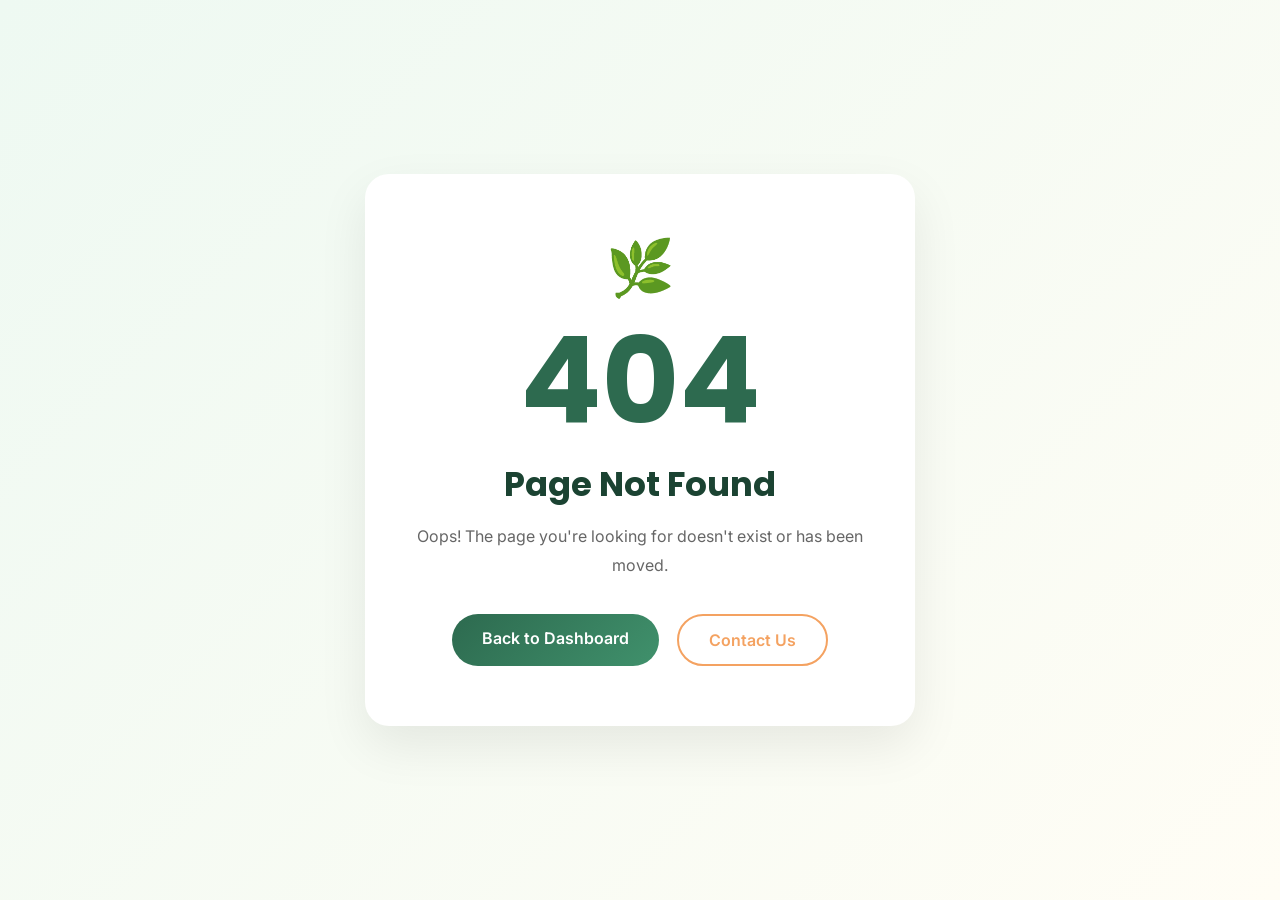
<file: dashboardError.html>
<!DOCTYPE html>
<html lang="en">
<head>
    <meta charset="UTF-8">
    <meta name="viewport" content="width=device-width, initial-scale=1.0">
    <title>404 | Stackly</title>

    <link href="https://fonts.googleapis.com/css2?family=Poppins:wght@400;600;700&family=Inter:wght@400;500&display=swap" rel="stylesheet">

    <link rel="stylesheet" href="css/error.css">
</head>
<body>

<section class="error-page">

    <div class="error-card">

        <span class="leaf">🌿</span>

        <h1>404</h1>

        <h2>Page Not Found</h2>

        <p>
            Oops! The page you're looking for doesn't exist or has been moved.
        </p>

        <div class="error-buttons">

            <a onclick="window.history.back()" class="btn-home">
                Back to Dashboard
            </a>

            <a href="contact.html" class="btn-contact">
                Contact Us
            </a>

        </div>

    </div>

</section>

</body>
</html>
</file>
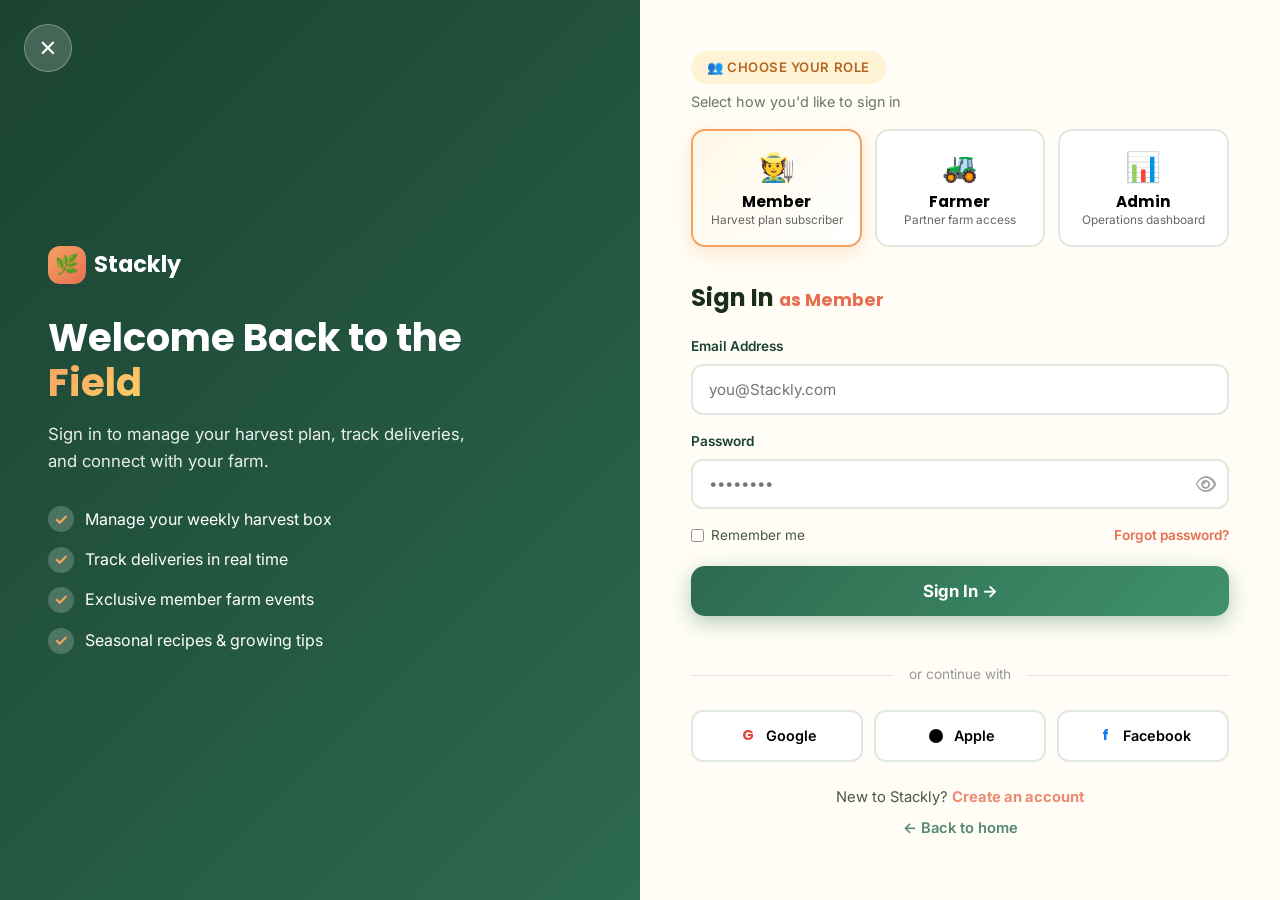
<file: farmer.html>
<!DOCTYPE html>
<html lang="en">
<head>
  <meta charset="UTF-8" />
  <meta name="viewport" content="width=device-width, initial-scale=1.0" />
  <title>Stackly — Farmer Dashboard</title>
  <link rel="preconnect" href="https://fonts.googleapis.com">
  <link href="https://fonts.googleapis.com/css2?family=Poppins:wght@400;600;700&family=Inter:wght@400;500;600&display=swap" rel="stylesheet">
  <link rel="stylesheet" href="css/dashboard.css">
  <link rel="stylesheet" href="css/farmer.css">
</head>
<body>

  <div class="dash">

    <!-- ===== SIDEBAR ===== -->
    <aside class="sidebar farmer-sidebar">
      <a href="farmer.html" class="nav-brand">
    <img src="images/logoimg.webp" alt="Stackly Logo" class="nav-logo">
</a>
      <div class="sidebar-role">Farmer Panel</div>
      <nav class="sidebar-nav">
        <div class="nav-item active" data-module="overview"><span class="ni-icon">📈</span><span class="ni-label">Farm Overview</span></div>
        <div class="nav-item" data-module="crops"><span class="ni-icon">🌱</span><span class="ni-label">My Crops</span></div>
        <div class="nav-item" data-module="tasks"><span class="ni-icon">✅</span><span class="ni-label">Field Tasks</span><span class="ni-badge">7</span></div>
        <div class="nav-item" data-module="weather"><span class="ni-icon">🌤️</span><span class="ni-label">Weather</span></div>
        <div class="nav-item" data-module="sales"><span class="ni-icon">💵</span><span class="ni-label">Sales & Orders</span></div>
        <div class="nav-item" data-module="equipment"><span class="ni-icon">🚜</span><span class="ni-label">Equipment</span></div>
      </nav>
      <div class="sidebar-footer">
        <button class="btn-logout">⏻ Logout</button>
      </div>
    </aside>

    <div class="sidebar-overlay"></div>

    <!-- ===== MAIN ===== -->
    <div class="dash-main">
      <header class="topbar">
        <div class="topbar-left">
          <button class="sidebar-toggle" aria-label="Toggle menu"><span></span><span></span><span></span></button>
          <span class="topbar-title">Farm Overview</span>
        </div>
        <div class="topbar-right">
          <div class="topbar-search"><span class="ts-icon">🔍</span><input type="text" placeholder="Search crops..."></div>
          <button class="topbar-icon-btn">🔔<span class="dot"></span></button>
          <div class="topbar-user">
            <div class="tu-avatar gold">MK</div>
            <div class="tu-info"><strong>Marcus</strong><span>Farmer</span></div>
          </div>
        </div>
      </header>

      <main class="dash-content">

        <!-- ===== MODULE 1: FARM OVERVIEW ===== -->
        <section class="module active" data-module="overview">
          <div class="module-head">
            <h1>Good morning, <span class="profileName">Guest</span>! 🌅</h1>
            <p>Klein Family Farm · 180 acres · Valley Springs</p>
          </div>

          <div class="cards-grid cg-4">
            <div class="stat-card reveal"><div class="sc-top"><div class="sc-icon">🌱</div><span class="sc-trend up">Growing</span></div><div class="sc-value">8</div><div class="sc-label">Active Crops</div></div>
            <div class="stat-card gold reveal"><div class="sc-top"><div class="sc-icon">📦</div><span class="sc-trend up">+12%</span></div><div class="sc-value">2.4t</div><div class="sc-label">Harvest This Month</div></div>
            <div class="stat-card amber reveal"><div class="sc-top"><div class="sc-icon">💵</div><span class="sc-trend up">+8%</span></div><div class="sc-value">$14.2K</div><div class="sc-label">Revenue (July)</div></div>
            <div class="stat-card blue reveal"><div class="sc-top"><div class="sc-icon">✅</div><span class="sc-trend up">3 due</span></div><div class="sc-value">7</div><div class="sc-label">Pending Tasks</div></div>
          </div>

          <div class="farmer-2col">
            <div class="panel reveal">
              <div class="panel-head"><h3>Crop Health Overview</h3></div>
              <div class="panel-body">
                <div class="crop-health">
                  <div class="ch-row"><div class="ch-info"><span>🍅 Tomatoes</span><small>12 acres · Field A</small></div><div class="progress"><div class="bar" style="width:88%"></div></div><span class="ch-pct">88%</span></div>
                  <div class="ch-row"><div class="ch-info"><span>🥕 Carrots</span><small>8 acres · Field B</small></div><div class="progress"><div class="bar gold" style="width:72%"></div></div><span class="ch-pct">72%</span></div>
                  <div class="ch-row"><div class="ch-info"><span>🥬 Kale</span><small>5 acres · Field C</small></div><div class="progress"><div class="bar" style="width:94%"></div></div><span class="ch-pct">94%</span></div>
                  <div class="ch-row"><div class="ch-info"><span>🌽 Corn</span><small>40 acres · Field D</small></div><div class="progress"><div class="bar blue" style="width:65%"></div></div><span class="ch-pct">65%</span></div>
                  <div class="ch-row"><div class="ch-info"><span>🍎 Apples</span><small>15 acres · Orchard</small></div><div class="progress"><div class="bar" style="width:81%"></div></div><span class="ch-pct">81%</span></div>
                </div>
              </div>
            </div>

            <div class="panel reveal">
              <div class="panel-head"><h3>Today's Priorities</h3></div>
              <div class="panel-body">
                <div class="priority-list">
                  <div class="pr-item urgent"><span class="pr-flag">🔴</span><div><strong>Irrigate Field A</strong><small>Tomatoes need water before noon heat</small></div><span class="pr-time">8:00 AM</span></div>
                  <div class="pr-item"><span class="pr-flag">🟡</span><div><strong>Check soil sensors — Field D</strong><small>Moisture reading due</small></div><span class="pr-time">10:00 AM</span></div>
                  <div class="pr-item"><span class="pr-flag">🟢</span><div><strong>Harvest kale — Field C</strong><small>Ready for Stackly pickup</small></div><span class="pr-time">2:00 PM</span></div>
                  <div class="pr-item"><span class="pr-flag">🟡</span><div><strong>Repair fence — east pasture</strong><small>Reported by night watch</small></div><span class="pr-time">4:00 PM</span></div>
                </div>
              </div>
            </div>
          </div>

          <div class="panel reveal" style="margin-top:1.2rem">
            <div class="panel-head"><h3>Revenue Trend (Last 6 Months)</h3></div>
            <div class="panel-body">
              <div class="bar-chart">
                <div class="bc-col"><div class="bc-bar" style="height:45%"><span>$9.1K</span></div><small>Feb</small></div>
                <div class="bc-col"><div class="bc-bar" style="height:55%"><span>$11.2K</span></div><small>Mar</small></div>
                <div class="bc-col"><div class="bc-bar" style="height:62%"><span>$12.6K</span></div><small>Apr</small></div>
                <div class="bc-col"><div class="bc-bar" style="height:58%"><span>$11.8K</span></div><small>May</small></div>
                <div class="bc-col"><div class="bc-bar" style="height:68%"><span>$13.1K</span></div><small>Jun</small></div>
                <div class="bc-col"><div class="bc-bar active" style="height:74%"><span>$14.2K</span></div><small>Jul</small></div>
              </div>
            </div>
          </div>
        </section>

        <!-- ===== MODULE 2: MY CROPS ===== -->
        <section class="module" data-module="crops">
          <div class="module-head">
            <h1>My Crops 🌱</h1>
            <p>Track every crop from planting to harvest across your fields.</p>
          </div>
          <div class="crop-cards">
            <div class="crop-card reveal">
              <div class="cc-top" style="background:linear-gradient(135deg,#e76f51,#f4a261)"><span>🍅</span><span class="badge green">Healthy</span></div>
              <div class="cc-body"><h3>Heirloom Tomatoes</h3><div class="cc-row"><span>📍 Field A</span><span>12 acres</span></div><div class="cc-row"><span>📅 Planted May 2</span><span class="badge gold">Harvest Aug 15</span></div><div class="progress" style="margin-top:0.6rem"><div class="bar" style="width:88%"></div></div><small style="display:block;margin-top:0.4rem;color:var(--muted)">88% to harvest</small></div>
            </div>
            <div class="crop-card reveal">
              <div class="cc-top" style="background:linear-gradient(135deg,#f4a261,#ffd166)"><span>🥕</span><span class="badge green">Healthy</span></div>
              <div class="cc-body"><h3>Rainbow Carrots</h3><div class="cc-row"><span>📍 Field B</span><span>8 acres</span></div><div class="cc-row"><span>📅 Planted Jun 10</span><span class="badge gold">Harvest Sep 1</span></div><div class="progress" style="margin-top:0.6rem"><div class="bar gold" style="width:72%"></div></div><small style="display:block;margin-top:0.4rem;color:var(--muted)">72% to harvest</small></div>
            </div>
            <div class="crop-card reveal">
              <div class="cc-top" style="background:linear-gradient(135deg,#40916c,#2d6a4f)"><span>🥬</span><span class="badge green">Ready</span></div>
              <div class="cc-body"><h3>Curly Kale</h3><div class="cc-row"><span>📍 Field C</span><span>5 acres</span></div><div class="cc-row"><span>📅 Planted Jun 20</span><span class="badge green">Harvest Today</span></div><div class="progress" style="margin-top:0.6rem"><div class="bar" style="width:94%"></div></div><small style="display:block;margin-top:0.4rem;color:var(--muted)">94% to harvest</small></div>
            </div>
            <div class="crop-card reveal">
              <div class="cc-top" style="background:linear-gradient(135deg,#48cae4,#0096c7)"><span>🌽</span><span class="badge gold">Watch</span></div>
              <div class="cc-body"><h3>Sweet Corn</h3><div class="cc-row"><span>📍 Field D</span><span>40 acres</span></div><div class="cc-row"><span>📅 Planted Apr 15</span><span class="badge gold">Harvest Aug 20</span></div><div class="progress" style="margin-top:0.6rem"><div class="bar blue" style="width:65%"></div></div><small style="display:block;margin-top:0.4rem;color:var(--muted)">65% to harvest — needs water</small></div>
            </div>
            <div class="crop-card reveal">
              <div class="cc-top" style="background:linear-gradient(135deg,#95d5b2,#40916c)"><span>🍎</span><span class="badge green">Healthy</span></div>
              <div class="cc-body"><h3>Crisp Apples</h3><div class="cc-row"><span>📍 Orchard</span><span>15 acres</span></div><div class="cc-row"><span>📅 Year-round</span><span class="badge gold">Pick Aug 10</span></div><div class="progress" style="margin-top:0.6rem"><div class="bar" style="width:81%"></div></div><small style="display:block;margin-top:0.4rem;color:var(--muted)">81% to harvest</small></div>
            </div>
            <div class="crop-card reveal">
              <div class="cc-top" style="background:linear-gradient(135deg,#774936,#a0683f)"><span>🫐</span><span class="badge green">Healthy</span></div>
              <div class="cc-body"><h3>Blueberries</h3><div class="cc-row"><span>📍 Patch E</span><span>3 acres</span></div><div class="cc-row"><span>📅 Perennial</span><span class="badge green">Picking now</span></div><div class="progress" style="margin-top:0.6rem"><div class="bar" style="width:100%"></div></div><small style="display:block;margin-top:0.4rem;color:var(--muted)">Harvesting daily</small></div>
            </div>
          </div>
        </section>

        <!-- ===== MODULE 3: FIELD TASKS ===== -->
        <section class="module" data-module="tasks">
          <div class="module-head">
            <h1>Field Tasks ✅</h1>
            <p>Your daily and upcoming farm operations.</p>
          </div>

          <div class="task-progress-banner reveal">
            <div class="tpb-left"><strong>Today's Progress</strong><span>3 of 8 tasks completed</span></div>
            <div class="tpb-bar"><div class="progress"><div class="bar" style="width:37.5%"></div></div></div>
            <span class="tpb-pct">37%</span>
          </div>

          <div class="task-board">
            <div class="task-col">
              <div class="tc-head"><h3>📋 To Do</h3><span class="badge gray">5</span></div>
              <div class="task-item reveal"><div class="ti-top"><strong>Irrigate Field A</strong><span class="badge amber">Urgent</span></div><p>Tomatoes need water before noon heat</p><div class="ti-meta"><span>⏰ 8:00 AM</span><span>📍 Field A</span></div></div>
              <div class="task-item reveal"><div class="ti-top"><strong>Check soil sensors</strong><span class="badge gold">Medium</span></div><p>Moisture readings due in Field D</p><div class="ti-meta"><span>⏰ 10:00 AM</span><span>📍 Field D</span></div></div>
              <div class="task-item reveal"><div class="ti-top"><strong>Harvest kale</strong><span class="badge green">Normal</span></div><p>Ready for Stackly pickup</p><div class="ti-meta"><span>⏰ 2:00 PM</span><span>📍 Field C</span></div></div>
              <div class="task-item reveal"><div class="ti-top"><strong>Repair east fence</strong><span class="badge gold">Medium</span></div><p>Reported broken by night watch</p><div class="ti-meta"><span>⏰ 4:00 PM</span><span>📍 Pasture</span></div></div>
              <div class="task-item reveal"><div class="ti-top"><strong>Order seed — winter rye</strong><span class="badge gray">Low</span></div><p>Cover crop for fall rotation</p><div class="ti-meta"><span>⏰ 5:00 PM</span><span>📍 Office</span></div></div>
            </div>
            <div class="task-col">
              <div class="tc-head"><h3>✅ Done Today</h3><span class="badge green">3</span></div>
              <div class="task-item done reveal"><div class="ti-top"><strong>Feed chickens</strong><span class="badge green">Done</span></div><p>Morning feed complete</p><div class="ti-meta"><span>⏰ 6:30 AM</span><span>📍 Coop</span></div></div>
              <div class="task-item done reveal"><div class="ti-top"><strong>Milk cows</strong><span class="badge green">Done</span></div><p>14 gallons collected</p><div class="ti-meta"><span>⏰ 6:45 AM</span><span>📍 Dairy</span></div></div>
              <div class="task-item done reveal"><div class="ti-top"><strong>Check bee hives</strong><span class="badge green">Done</span></div><p>Hives healthy, honey ready soon</p><div class="ti-meta"><span>⏰ 7:15 AM</span><span>📍 Apiary</span></div></div>
            </div>
          </div>
        </section>

        <!-- ===== MODULE 4: WEATHER ===== -->
        <section class="module" data-module="weather">
          <div class="module-head">
            <h1>Farm Weather 🌤️</h1>
            <p>Plan your day around Valley Springs conditions.</p>
          </div>

          <div class="weather-main reveal">
            <div class="wm-left">
              <div class="wm-temp">78°<span>F</span></div>
              <div class="wm-cond">☀️ Sunny · Perfect field day</div>
              <div class="wm-meta"><span>💧 Humidity 42%</span><span>💨 Wind 8mph NW</span><span>👁️ UV 7</span></div>
            </div>
            <div class="wm-right">
              <div class="wm-tip"><strong>🌱 Farmer's Tip</strong><p>Great day to irrigate Fields A & D before noon. Low wind means safe spraying conditions this afternoon.</p></div>
            </div>
          </div>

          <div class="forecast-grid">
            <div class="fc-card today reveal"><span class="fc-day">Today</span><span class="fc-icon">☀️</span><span class="fc-temp">78°</span><small>Sunny</small></div>
            <div class="fc-card reveal"><span class="fc-day">Wed</span><span class="fc-icon">⛅</span><span class="fc-temp">75°</span><small>Partly cloudy</small></div>
            <div class="fc-card reveal"><span class="fc-day">Thu</span><span class="fc-icon">🌦️</span><span class="fc-temp">71°</span><small>Light rain</small></div>
            <div class="fc-card reveal"><span class="fc-day">Fri</span><span class="fc-icon">🌧️</span><span class="fc-temp">68°</span><small>Rain</small></div>
            <div class="fc-card reveal"><span class="fc-day">Sat</span><span class="fc-icon">⛅</span><span class="fc-temp">73°</span><small>Clearing</small></div>
            <div class="fc-card reveal"><span class="fc-day">Sun</span><span class="fc-icon">☀️</span><span class="fc-temp">79°</span><small>Sunny</small></div>
            <div class="fc-card reveal"><span class="fc-day">Mon</span><span class="fc-icon">☀️</span><span class="fc-temp">82°</span><small>Hot</small></div>
          </div>

          <div class="farmer-2col" style="margin-top:1.2rem">
            <div class="panel reveal">
              <div class="panel-head"><h3>Soil Moisture by Field</h3></div>
              <div class="panel-body">
                <div class="soil-read">
                  <div class="sr-row"><span>Field A (Tomatoes)</span><div class="progress"><div class="bar" style="width:34%"></div></div><span class="sr-val low">34% — Dry</span></div>
                  <div class="sr-row"><span>Field B (Carrots)</span><div class="progress"><div class="bar" style="width:61%"></div></div><span class="sr-val">61% — Good</span></div>
                  <div class="sr-row"><span>Field C (Kale)</span><div class="progress"><div class="bar" style="width:78%"></div></div><span class="sr-val">78% — Optimal</span></div>
                  <div class="sr-row"><span>Field D (Corn)</span><div class="progress"><div class="bar blue" style="width:28%"></div></div><span class="sr-val low">28% — Dry</span></div>
                </div>
              </div>
            </div>
            <div class="panel reveal">
              <div class="panel-head"><h3>Weather Alerts</h3></div>
              <div class="panel-body">
                <div class="alert-item rain"><span>🌧️</span><div><strong>Rain expected Thursday</strong><small>0.6" forecast — plan harvesting before</small></div></div>
                <div class="alert-item heat"><span>🔥</span><div><strong>Heat wave Monday</strong><small>82°+ — increase irrigation Sunday evening</small></div></div>
                <div class="alert-item wind"><span>💨</span><div><strong>Calm winds today</strong><small>Safe window for spraying 2–5 PM</small></div></div>
              </div>
            </div>
          </div>
        </section>

        <!-- ===== MODULE 5: SALES & ORDERS ===== -->
        <section class="module" data-module="sales">
          <div class="module-head">
            <h1>Sales & Orders 💵</h1>
            <p>Orders from Stackly and direct buyers.</p>
          </div>
          <div class="cards-grid cg-4">
            <div class="stat-card reveal"><div class="sc-top"><div class="sc-icon">💰</div><span class="sc-trend up">+8%</span></div><div class="sc-value">$14.2K</div><div class="sc-label">July Revenue</div></div>
            <div class="stat-card gold reveal"><div class="sc-top"><div class="sc-icon">📦</div><span class="sc-trend up">+5</span></div><div class="sc-value">38</div><div class="sc-label">Orders This Month</div></div>
            <div class="stat-card amber reveal"><div class="sc-top"><div class="sc-icon">⏳</div></div><div class="sc-value">6</div><div class="sc-label">Pending Pickup</div></div>
            <div class="stat-card blue reveal"><div class="sc-top"><div class="sc-icon">⭐</div><span class="sc-trend up">4.8</span></div><div class="sc-value">96%</div><div class="sc-label">Fulfillment Rate</div></div>
          </div>
          <div class="panel reveal" style="margin-top:1.2rem">
            <div class="panel-head"><h3>Active Orders</h3><span class="ph-action">Export CSV →</span></div>
            <div class="panel-body" style="padding:0">
              <table class="dash-table">
                <thead><tr><th>Order</th><th>Buyer</th><th>Crop</th><th>Qty</th><th>Total</th><th>Status</th></tr></thead>
                <tbody>
                  <tr><td><strong>SO-1042</strong></td><td>Stackly Coop</td><td>🥬 Kale</td><td>200 lb</td><td>$640</td><td><span class="badge gold">Pickup Today</span></td></tr>
                  <tr><td><strong>SO-1041</strong></td><td>Valley Market</td><td>🍅 Tomatoes</td><td>150 lb</td><td>$525</td><td><span class="badge blue">In Transit</span></td></tr>
                  <tr><td><strong>SO-1040</strong></td><td>Stackly Coop</td><td>🫐 Blueberries</td><td>80 lb</td><td>$480</td><td><span class="badge green">Delivered</span></td></tr>
                  <tr><td><strong>SO-1039</strong></td><td>Farm Stand</td><td>🥕 Carrots</td><td>120 lb</td><td>$360</td><td><span class="badge green">Delivered</span></td></tr>
                  <tr><td><strong>SO-1038</strong></td><td>Stackly Coop</td><td>🥬 Kale</td><td>180 lb</td><td>$576</td><td><span class="badge green">Delivered</span></td></tr>
                </tbody>
              </table>
            </div>
          </div>
          <div class="farmer-2col" style="margin-top:1.2rem">
            <div class="panel reveal">
              <div class="panel-head"><h3>Top Crops by Revenue</h3></div>
              <div class="panel-body">
                <div class="rev-row"><span>🍅 Tomatoes</span><div class="progress"><div class="bar" style="width:90%"></div></div><strong>$4.8K</strong></div>
                <div class="rev-row"><span>🥬 Kale</span><div class="progress"><div class="bar gold" style="width:72%"></div></div><strong>$3.2K</strong></div>
                <div class="rev-row"><span>🫐 Blueberries</span><div class="progress"><div class="bar" style="width:58%"></div></div><strong>$2.6K</strong></div>
                <div class="rev-row"><span>🥕 Carrots</span><div class="progress"><div class="bar blue" style="width:44%"></div></div><strong>$1.9K</strong></div>
                <div class="rev-row"><span>🍎 Apples</span><div class="progress"><div class="bar" style="width:38%"></div></div><strong>$1.7K</strong></div>
              </div>
            </div>
            <div class="panel reveal">
              <div class="panel-head"><h3>Quick Actions</h3></div>
              <div class="panel-body">
                <div class="qa-grid">
                  <button class="qa-btn" onclick="showToast('New order form opened!')"><span>📋</span> Log New Sale</button>
                  <button class="qa-btn" onclick="showToast('Inventory updated!')"><span>📦</span> Update Inventory</button>
                  <button class="qa-btn" onclick="showToast('Price list updated!')"><span>💲</span> Set Crop Prices</button>
                  <button class="qa-btn" onclick="showToast('Report generated!')"><span>📊</span> Monthly Report</button>
                </div>
              </div>
            </div>
          </div>
        </section>

        <!-- ===== MODULE 6: EQUIPMENT ===== -->
        <section class="module" data-module="equipment">
          <div class="module-head">
            <h1>Equipment 🚜</h1>
            <p>Track and maintain your farm machinery.</p>
          </div>
          <div class="equip-grid">
            <div class="equip-card reveal">
              <div class="eq-img" style="background:linear-gradient(135deg,#40916c,#2d6a4f)">🚜</div>
              <div class="eq-body"><h3>John Deere 5075E</h3><div class="eq-row"><span>Status</span><span class="badge green">Operational</span></div><div class="eq-row"><span>Hours</span><span>1,240 hrs</span></div><div class="eq-row"><span>Last service</span><span>Jun 12, 2026</span></div><div class="eq-row"><span>Next service</span><span class="badge gold">Sep 12 (200h)</span></div></div>
            </div>
            <div class="equip-card reveal">
              <div class="eq-img" style="background:linear-gradient(135deg,#48cae4,#0096c7)">🛰️</div>
              <div class="eq-body"><h3>Survey Drone</h3><div class="eq-row"><span>Status</span><span class="badge green">Operational</span></div><div class="eq-row"><span>Flights</span><span>89 flights</span></div><div class="eq-row"><span>Last flight</span><span>Jul 29, 2026</span></div><div class="eq-row"><span>Next service</span><span class="badge green">Nov 2026</span></div></div>
            </div>
            <div class="equip-card reveal">
              <div class="eq-img" style="background:linear-gradient(135deg,#f4a261,#e76f51)">💦</div>
              <div class="eq-body"><h3>Irrigation Pump</h3><div class="eq-row"><span>Status</span><span class="badge amber">Needs filter clean</span></div><div class="eq-row"><span>Runtime</span><span>3,200 hrs</span></div><div class="eq-row"><span>Last service</span><span>May 28, 2026</span></div><div class="eq-row"><span>Next service</span><span class="badge amber">This week</span></div></div>
            </div>
            <div class="equip-card reveal">
              <div class="eq-img" style="background:linear-gradient(135deg,#774936,#a0683f)">🌽</div>
              <div class="eq-body"><h3>Corn Harvester</h3><div class="eq-row"><span>Status</span><span class="badge gray">In storage</span></div><div class="eq-row"><span>Hours</span><span>680 hrs</span></div><div class="eq-row"><span>Last service</span><span>Mar 3, 2026</span></div><div class="eq-row"><span>Next service</span><span class="badge gold">Aug 10 (pre-harvest)</span></div></div>
            </div>
          </div>
          <div class="panel reveal" style="margin-top:1.2rem">
            <div class="panel-head"><h3>Maintenance Schedule</h3><span class="ph-action">+ Add Task</span></div>
            <div class="panel-body" style="padding:0">
              <table class="dash-table">
                <thead><tr><th>Equipment</th><th>Task</th><th>Due Date</th><th>Priority</th><th>Status</th></tr></thead>
                <tbody>
                  <tr><td>💦 Irrigation Pump</td><td>Filter cleaning</td><td>Aug 1, 2026</td><td><span class="badge amber">High</span></td><td><span class="badge gold">Scheduled</span></td></tr>
                  <tr><td>🚜 Tractor 5075E</td><td>Oil change</td><td>Sep 12, 2026</td><td><span class="badge gold">Medium</span></td><td><span class="badge gray">Pending</span></td></tr>
                  <tr><td>🌽 Corn Harvester</td><td>Pre-harvest check</td><td>Aug 10, 2026</td><td><span class="badge gold">Medium</span></td><td><span class="badge gray">Pending</span></td></tr>
                  <tr><td>🛰️ Drone</td><td>Battery replacement</td><td>Nov 5, 2026</td><td><span class="badge gray">Low</span></td><td><span class="badge gray">Pending</span></td></tr>
                </tbody>
              </table>
            </div>
          </div>
        </section>

      </main>
    </div>
  </div>

  <script src="js/dashboard.js"></script>
  <script src="js/farmer.js"></script>
</body>
</html>
</file>
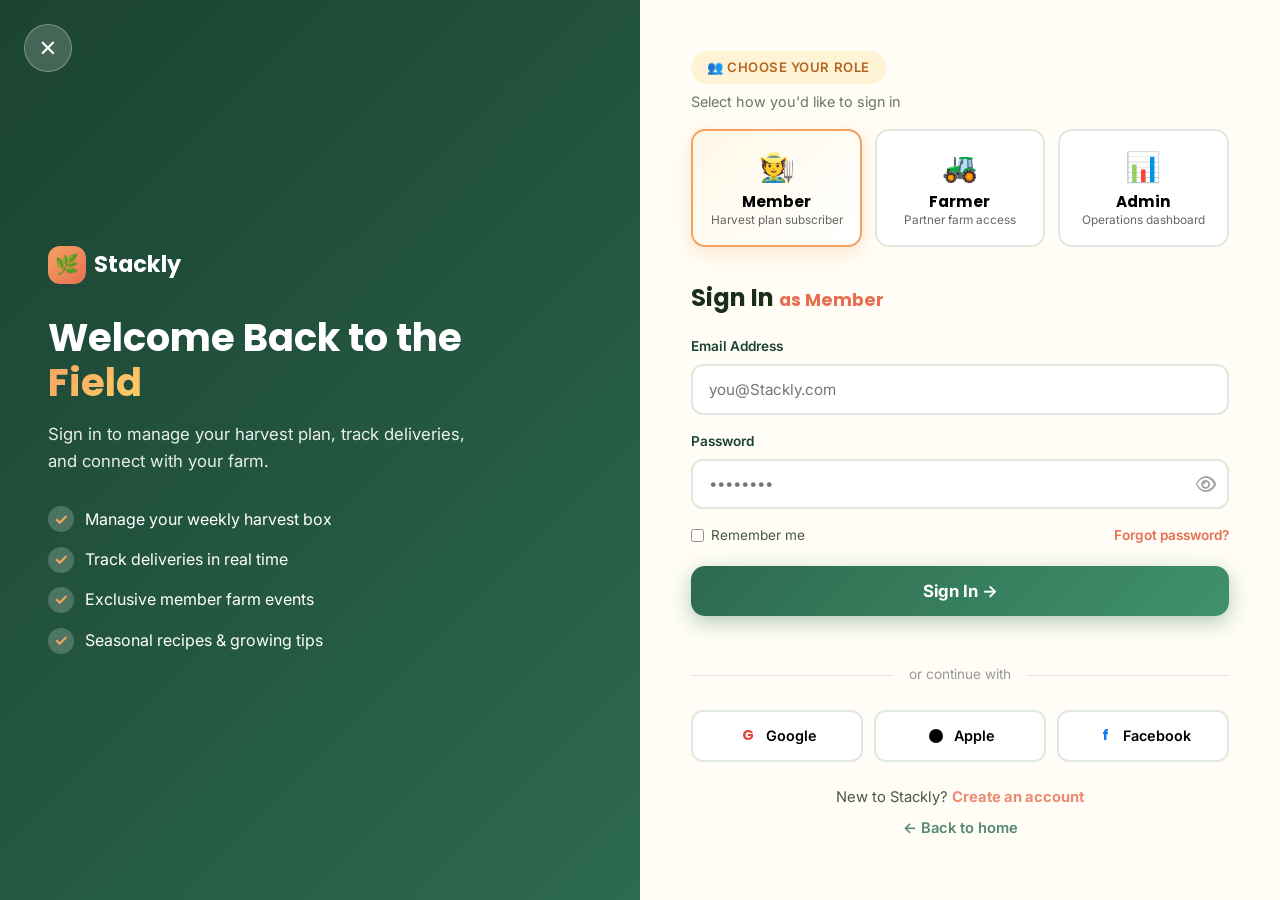
<file: login.html>
<!DOCTYPE html>
<html lang="en">
<head>
  <meta charset="UTF-8" />
  <meta name="viewport" content="width=device-width, initial-scale=1.0" />
  <title>Stackly — Login</title>
  <link rel="preconnect" href="https://fonts.googleapis.com">
  <link rel="stylesheet" href="https://cdnjs.cloudflare.com/ajax/libs/font-awesome/6.5.1/css/all.min.css">
  <link href="https://fonts.googleapis.com/css2?family=Poppins:wght@400;600;700&family=Inter:wght@400;500;600&display=swap" rel="stylesheet">
  <link rel="stylesheet" href="css/common.css">
  <link rel="stylesheet" href="css/login.css">
</head>
<body>

  <!-- ===== LOGIN PAGE (6 sections, unique full-screen split design) ===== -->

  <!-- Close button (returns to home) -->
  <a href="index.html" class="login-close" aria-label="Close and go home">✕</a>

  <!-- ===== SECTION 1: LEFT VISUAL PANEL ===== -->
  <div class="login-left">
    <div class="ll-overlay"></div>
    <div class="ll-content">
      <a href="index.html" class="ll-brand"><span class="leaf-icon">🌿</span> Stackly</a>
      <h1>Welcome Back to the <span class="grad-amber">Field</span></h1>
      <p>Sign in to manage your harvest plan, track deliveries, and connect with your farm.</p>
      <ul class="ll-perks">
        <li><span>✓</span> Manage your weekly harvest box</li>
        <li><span>✓</span> Track deliveries in real time</li>
        <li><span>✓</span> Exclusive member farm events</li>
        <li><span>✓</span> Seasonal recipes & growing tips</li>
      </ul>
    </div>
  </div>

  <!-- ===== RIGHT: FORM AREA ===== -->
  <div class="login-right">

    <!-- ===== SECTION 2: ROLE SELECTOR ===== -->
    <div class="role-section">
      <span class="eyebrow gold-eyebrow">👥 Choose Your Role</span>
      <p class="role-hint">Select how you'd like to sign in</p>
      <div class="role-grid">
        <button class="role-card active" data-role="member">
          <div class="role-icon">🧑‍🌾</div>
          <strong>Member</strong><span>Harvest plan subscriber</span>
        </button>
        <button class="role-card" data-role="farmer">
          <div class="role-icon">🚜</div>
          <strong>Farmer</strong><span>Partner farm access</span>
        </button>
        <button class="role-card" data-role="admin">
          <div class="role-icon">📊</div>
          <strong>Admin</strong><span>Operations dashboard</span>
        </button>
      </div>
    </div>

    <!-- ===== SECTION 3: LOGIN FORM ===== -->
    <div class="login-form-section">
      <h2>Sign In <span id="roleLabel">as Member</span></h2>
      <form id="loginForm" novalidate>
        <div class="field">
          <label for="lemail">Email Address</label>
          <input type="email" id="lemail" placeholder="you@Stackly.com" required>
        </div>
        <div class="field">
          <label for="lpass">Password</label>
          <div class="pass-wrap">
            <input type="password" id="lpass" placeholder="••••••••" required>
            <button type="button" class="pass-toggle" id="pwdToggle">
    <i class="fa-regular fa-eye"></i>
</button>
          </div>
        </div>
        <div class="form-options">
          <label class="remember"><input type="checkbox"> Remember me</label>
          <a href="#" class="forgot">Forgot password?</a>
        </div>
        <button type="submit" class="btn-signin">Sign In →</button>
        <p class="login-error" id="loginError">Please enter both email and password.</p>
        <p class="login-success" id="loginSuccess">✓ Welcome back! Redirecting to your dashboard...</p>
      </form>
    </div>

    <!-- ===== SECTION 4: DIVIDER ===== -->
    <div class="divider"><span>or continue with</span></div>

    <!-- ===== SECTION 5: SOCIAL ===== -->
    <div class="social-section">
      <button class="social-btn"><span>G</span> Google</button>
      <button class="social-btn"><span></span> Apple</button>
      <button class="social-btn"><span>f</span> Facebook</button>
    </div>

    <!-- ===== SECTION 6: SIGNUP LINK ===== -->
    <div class="signup-section">
      <p>New to Stackly? <a href="signup.html" class="signup-link">Create an account</a></p>
      <p class="back-home"><a href="index.html">← Back to home</a></p>
    </div>

  </div>

  <script src="js/common.js"></script>
  <script src="js/login.js"></script>
</body>
</html>
</file>
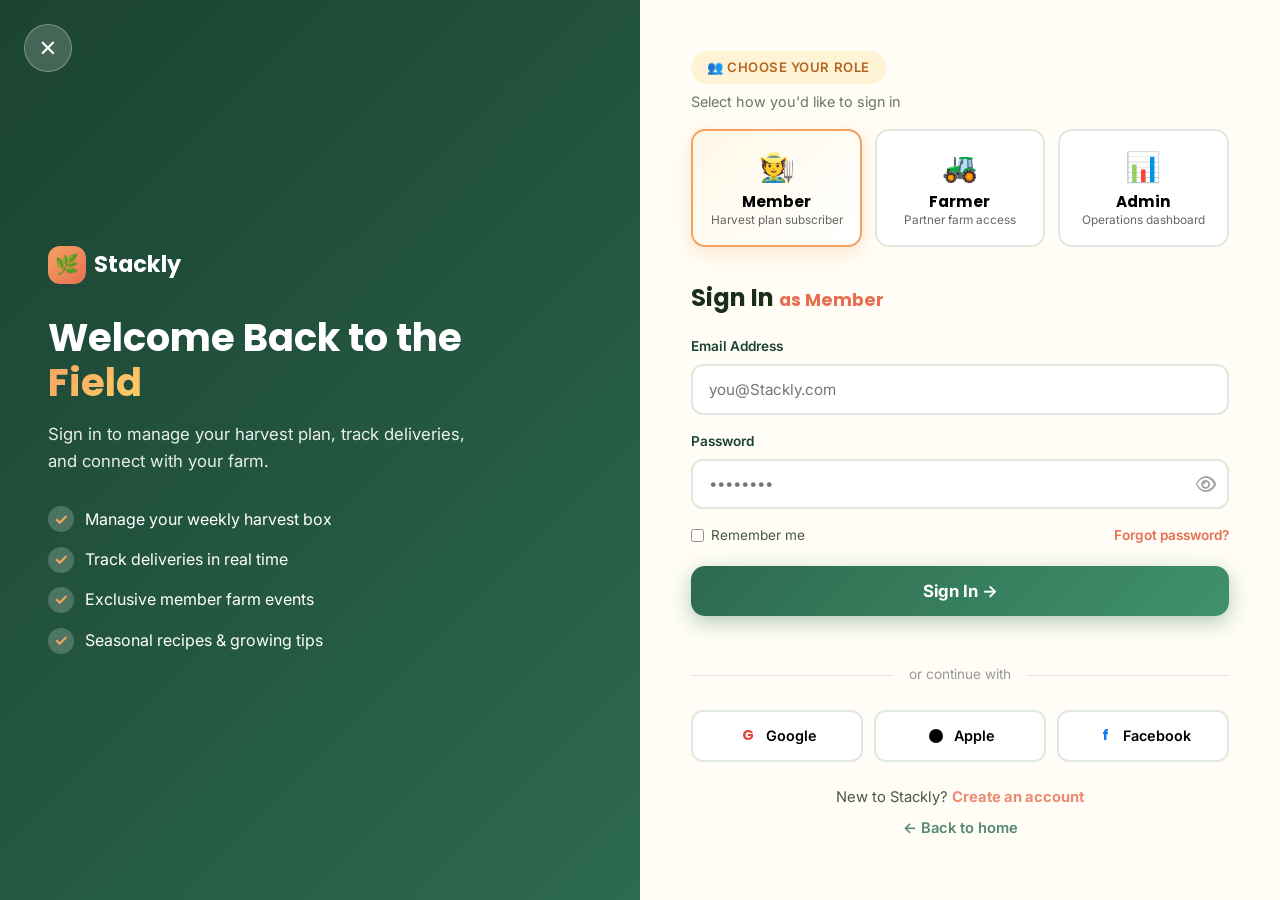
<file: member.html>
<!DOCTYPE html>
<html lang="en">
<head>
  <meta charset="UTF-8" />
  <meta name="viewport" content="width=device-width, initial-scale=1.0" />
  <title>Stackly — Member Dashboard</title>
  <link rel="preconnect" href="https://fonts.googleapis.com">
  <link href="https://fonts.googleapis.com/css2?family=Poppins:wght@400;600;700&family=Inter:wght@400;500;600&display=swap" rel="stylesheet">
  <link rel="stylesheet" href="css/dashboard.css">
  <link rel="stylesheet" href="css/member.css">
</head>
<body>

  <div class="dash">

    <!-- ===== SIDEBAR ===== -->
    <aside class="sidebar">
      <a href="member.html" class="nav-brand">
    <img src="images/logoimg.webp" alt="Stackly Logo" class="nav-logo">
</a>
      <div class="sidebar-role">Member Panel</div>
      <nav class="sidebar-nav">
        <div class="nav-item active" data-module="overview"><span class="ni-icon">📊</span><span class="ni-label">Overview</span></div>
        <div class="nav-item" data-module="box"><span class="ni-icon">📦</span><span class="ni-label">My Harvest Box</span><span class="ni-badge">New</span></div>
        <div class="nav-item" data-module="orders"><span class="ni-icon">🧾</span><span class="ni-label">Orders</span></div>
        <div class="nav-item" data-module="deliveries"><span class="ni-icon">🚚</span><span class="ni-label">Deliveries</span></div>
        <div class="nav-item" data-module="recipes"><span class="ni-icon">🍳</span><span class="ni-label">Recipes</span></div>
        <div class="nav-item" data-module="profile"><span class="ni-icon">👤</span><span class="ni-label">Profile</span></div>
      </nav>
      <div class="sidebar-footer">
        <button class="btn-logout">⏻ Logout</button>
      </div>
    </aside>

    <!-- overlay for mobile -->
    <div class="sidebar-overlay"></div>

    <!-- ===== MAIN ===== -->
    <div class="dash-main">

      <!-- TOPBAR (sticky) -->
      <header class="topbar">
        <div class="topbar-left">
          <button class="sidebar-toggle" aria-label="Toggle menu"><span></span><span></span><span></span></button>
          <span class="topbar-title">Overview</span>
        </div>
        <div class="topbar-right">
          <div class="topbar-search"><span class="ts-icon">🔍</span><input type="text" placeholder="Search..."></div>
          <button class="topbar-icon-btn">🔔<span class="dot"></span></button>
          <div class="topbar-user">
            <div class="tu-avatar">JF</div>
            <div class="tu-info"><strong>Jane</strong><span>Member</span></div>
          </div>
        </div>
      </header>

      <!-- CONTENT -->
      <main class="dash-content">

        <!-- ===== MODULE 1: OVERVIEW ===== -->
        <section class="module active" data-module="overview">
          <div class="module-head">
            <h1>Welcome back, <span class="profileName">Guest</span>! 🌱</h1>
            <p>Here's what's happening with your harvest this week.</p>
          </div>

          <div class="cards-grid cg-4">
            <div class="stat-card reveal">
              <div class="sc-top"><div class="sc-icon">📦</div><span class="sc-trend up">Active</span></div>
              <div class="sc-value">Harvest</div><div class="sc-label">Current Plan</div>
            </div>
            <div class="stat-card gold reveal">
              <div class="sc-top"><div class="sc-icon">🚚</div><span class="sc-trend up">On time</span></div>
              <div class="sc-value">2 days</div><div class="sc-label">Next Delivery</div>
            </div>
            <div class="stat-card amber reveal">
              <div class="sc-top"><div class="sc-icon">🥕</div><span class="sc-trend up">+3</span></div>
              <div class="sc-value">12 items</div><div class="sc-label">In This Week's Box</div>
            </div>
            <div class="stat-card blue reveal">
              <div class="sc-top"><div class="sc-icon">⭐</div><span class="sc-trend up">4.9</span></div>
              <div class="sc-value">1,250</div><div class="sc-label">Reward Points</div>
            </div>
          </div>

          <div class="ov-2col">
            <div class="panel reveal">
              <div class="panel-head"><h3>This Week's Box Preview</h3><span class="ph-action">Customize →</span></div>
              <div class="panel-body">
                <div class="box-preview">
                  <div class="bp-item"><span>🍅</span><div><strong>Heirloom Tomatoes</strong><small>2 lb · farm fresh</small></div></div>
                  <div class="bp-item"><span>🥬</span><div><strong>Kale Bunch</strong><small>1 bunch · organic</small></div></div>
                  <div class="bp-item"><span>🥕</span><div><strong>Rainbow Carrots</strong><small>1.5 lb · just pulled</small></div></div>
                  <div class="bp-item"><span>🍎</span><div><strong>Crisp Apples</strong><small>6 ct · orchard picked</small></div></div>
                  <div class="bp-item"><span>🥚</span><div><strong>Pasture Eggs</strong><small>1 dozen · free range</small></div></div>
                  <div class="bp-item"><span>🧀</span><div><strong>Farm Cheddar</strong><small>8 oz · aged 3 mo</small></div></div>
                </div>
                <button class="btn-fill gold" style="width:100%;justify-content:center;margin-top:1rem" onclick="window.location.href = 'dashboardError.html'">Confirm This Box</button>
              </div>
            </div>

            <div class="panel reveal">
              <div class="panel-head"><h3>Delivery Timeline</h3></div>
              <div class="panel-body">
                <div class="timeline-dash">
                  <div class="td-item done"><div class="td-dot"></div><div><strong>Order Placed</strong><small>Jul 28, 9:14am</small></div></div>
                  <div class="td-item done"><div class="td-dot"></div><div><strong>Packing at Farm</strong><small>Jul 29, 6:00am</small></div></div>
                  <div class="td-item active"><div class="td-dot"></div><div><strong>Out for Delivery</strong><small>Expected Jul 31, 8am</small></div></div>
                  <div class="td-item"><div class="td-dot"></div><div><strong>Delivered</strong><small>Pending</small></div></div>
                </div>
              </div>
            </div>
          </div>

          <div class="panel reveal" style="margin-top:1.2rem">
            <div class="panel-head"><h3>Recent Activity</h3></div>
            <div class="panel-body" style="padding:0">
              <table class="dash-table">
                <thead><tr><th>Date</th><th>Activity</th><th>Details</th><th>Status</th></tr></thead>
                <tbody>
                  <tr><td>Jul 28</td><td>Box customized</td><td>Swapped spinach for kale</td><td><span class="badge green">Saved</span></td></tr>
                  <tr><td>Jul 25</td><td>Delivery received</td><td>Box #142 · 12 items</td><td><span class="badge blue">Delivered</span></td></tr>
                  <tr><td>Jul 22</td><td>Recipe saved</td><td>"Roasted Root Veg Medley"</td><td><span class="badge gold">Saved</span></td></tr>
                  <tr><td>Jul 20</td><td>Reward earned</td><td>+50 pts · farm tour check-in</td><td><span class="badge green">Earned</span></td></tr>
                </tbody>
              </table>
            </div>
          </div>
        </section>

        <!-- ===== MODULE 2: MY HARVEST BOX ===== -->
        <section class="module" data-module="box">
          <div class="module-head">
            <h1>My Harvest Box 📦</h1>
            <p>Customize your weekly selection. Changes save automatically.</p>
          </div>

          <div class="box-plan-banner reveal">
            <div><strong>Harvest Plan</strong><span>$59/mo · 12 items weekly · Free delivery</span></div>
            <button class="btn-fill" onclick="window.location.href = 'dashboardError.html'">Manage Plan</button>
          </div>

          <div class="customize-grid">
            <div class="panel reveal">
              <div class="panel-head"><h3>Vegetables</h3><span class="ph-action">5 selected</span></div>
              <div class="panel-body">
                <div class="pick-list">
                  <label class="pick-item checked"><input type="checkbox" checked><span>🍅</span><div><strong>Heirloom Tomatoes</strong><small>2 lb</small></div><span class="pick-qty">2 lb</span></label>
                  <label class="pick-item checked"><input type="checkbox" checked><span>🥬</span><div><strong>Kale Bunch</strong><small>1 bunch</small></div><span class="pick-qty">1 bu</span></label>
                  <label class="pick-item checked"><input type="checkbox" checked><span>🥕</span><div><strong>Rainbow Carrots</strong><small>1.5 lb</small></div><span class="pick-qty">1.5 lb</span></label>
                  <label class="pick-item"><input type="checkbox"><span>🥦</span><div><strong>Broccoli</strong><small>1 head</small></div><span class="pick-qty">1 hd</span></label>
                  <label class="pick-item"><input type="checkbox"><span>🧅</span><div><strong>Sweet Onions</strong><small>1 lb</small></div><span class="pick-qty">1 lb</span></label>
                  <label class="pick-item"><input type="checkbox"><span>🥒</span><div><strong>Pickling Cukes</strong><small>1 lb</small></div><span class="pick-qty">1 lb</span></label>
                </div>
              </div>
            </div>
            <div class="panel reveal">
              <div class="panel-head"><h3>Fruits & Dairy</h3><span class="ph-action">4 selected</span></div>
              <div class="panel-body">
                <div class="pick-list">
                  <label class="pick-item checked"><input type="checkbox" checked><span>🍎</span><div><strong>Crisp Apples</strong><small>6 ct</small></div><span class="pick-qty">6 ct</span></label>
                  <label class="pick-item checked"><input type="checkbox" checked><span>🥚</span><div><strong>Pasture Eggs</strong><small>1 dozen</small></div><span class="pick-qty">12 ct</span></label>
                  <label class="pick-item checked"><input type="checkbox" checked><span>🧀</span><div><strong>Farm Cheddar</strong><small>8 oz</small></div><span class="pick-qty">8 oz</span></label>
                  <label class="pick-item checked"><input type="checkbox" checked><span>🫐</span><div><strong>Blueberries</strong><small>1 pint</small></div><span class="pick-qty">1 pt</span></label>
                  <label class="pick-item"><input type="checkbox"><span>🍑</span><div><strong>Peaches</strong><small>4 ct</small></div><span class="pick-qty">4 ct</span></label>
                  <label class="pick-item"><input type="checkbox"><span>🥛</span><div><strong>Fresh Milk</strong><small>1 quart</small></div><span class="pick-qty">1 qt</span></label>
                </div>
              </div>
            </div>
          </div>

          <div class="box-summary reveal">
            <div class="bs-left"><span>12</span> items selected · <span>$59.00</span> this week</div>
            <button class="btn-fill gold" onclick="window.location.href = 'dashboardError.html'">Save Box Selection</button>
          </div>
        </section>

        <!-- ===== MODULE 3: ORDERS ===== -->
        <section class="module" data-module="orders">
          <div class="module-head">
            <h1>Order History 🧾</h1>
            <p>All your past harvest boxes and add-on purchases.</p>
          </div>
          <div class="panel reveal">
            <div class="panel-body" style="padding:0">
              <table class="dash-table">
                <thead><tr><th>Order #</th><th>Date</th><th>Items</th><th>Total</th><th>Status</th><th></th></tr></thead>
                <tbody>
                  <tr><td><strong>#143</strong></td><td>Jul 28, 2026</td><td>12 items</td><td>$59.00</td><td><span class="badge gold">In Transit</span></td><td><span class="ph-action">Track</span></td></tr>
                  <tr><td><strong>#142</strong></td><td>Jul 21, 2026</td><td>12 items</td><td>$59.00</td><td><span class="badge green">Delivered</span></td><td><span class="ph-action">View</span></td></tr>
                  <tr><td><strong>#141</strong></td><td>Jul 14, 2026</td><td>14 items</td><td>$67.50</td><td><span class="badge green">Delivered</span></td><td><span class="ph-action">View</span></td></tr>
                  <tr><td><strong>#140</strong></td><td>Jul 7, 2026</td><td>12 items</td><td>$59.00</td><td><span class="badge green">Delivered</span></td><td><span class="ph-action">View</span></td></tr>
                  <tr><td><strong>#139</strong></td><td>Jun 30, 2026</td><td>10 items</td><td>$52.00</td><td><span class="badge green">Delivered</span></td><td><span class="ph-action">View</span></td></tr>
                  <tr><td><strong>#138</strong></td><td>Jun 23, 2026</td><td>12 items</td><td>$59.00</td><td><span class="badge blue">Reordered</span></td><td><span class="ph-action">View</span></td></tr>
                </tbody>
              </table>
            </div>
          </div>
          <div class="cards-grid cg-3" style="margin-top:1.2rem">
            <div class="stat-card reveal"><div class="sc-top"><div class="sc-icon">🧾</div></div><div class="sc-value">26</div><div class="sc-label">Total Orders</div></div>
            <div class="stat-card gold reveal"><div class="sc-top"><div class="sc-icon">💵</div></div><div class="sc-value">$1,534</div><div class="sc-label">Lifetime Spend</div></div>
            <div class="stat-card blue reveal"><div class="sc-top"><div class="sc-icon">↩️</div></div><div class="sc-value">2</div><div class="sc-label">Reorders This Year</div></div>
          </div>
        </section>

        <!-- ===== MODULE 4: DELIVERIES ===== -->
        <section class="module" data-module="deliveries">
          <div class="module-head">
            <h1>Deliveries 🚚</h1>
            <p>Track your harvest box from farm to doorstep.</p>
          </div>
          <div class="delivery-hero reveal">
            <div class="dh-left">
              <span class="badge gold">Out for Delivery</span>
              <h2>Order #143 is on its way!</h2>
              <p>Estimated arrival: <strong>Today, 8:00–10:00 AM</strong></p>
              <div class="dh-meta"><span>📦 12 items</span><span>📍 123 Greenfield Rd</span><span>🚚 Driver: Marco T.</span></div>
            </div>
            <div class="dh-right"><div class="dh-eta"><strong>2h</strong><span>to delivery</span></div></div>
          </div>
          <div class="panel reveal" style="margin-top:1.2rem">
            <div class="panel-head"><h3>Live Tracking</h3></div>
            <div class="panel-body">
              <div class="track-line">
                <div class="trk-step done"><div class="trk-circle">✓</div><div><strong>Harvested</strong><small>Mon 6:00 AM</small></div></div>
                <div class="trk-line done"></div>
                <div class="trk-step done"><div class="trk-circle">✓</div><div><strong>Packed</strong><small>Mon 9:30 AM</small></div></div>
                <div class="trk-line done"></div>
                <div class="trk-step active"><div class="trk-circle">🚚</div><div><strong>In Transit</strong><small>Tue 7:00 AM</small></div></div>
                <div class="trk-line"></div>
                <div class="trk-step"><div class="trk-circle">📍</div><div><strong>Delivered</strong><small>Pending</small></div></div>
              </div>
            </div>
          </div>
          <div class="panel reveal" style="margin-top:1.2rem">
            <div class="panel-head"><h3>Upcoming Scheduled Deliveries</h3></div>
            <div class="panel-body" style="padding:0">
              <table class="dash-table">
                <thead><tr><th>Order</th><th>Delivery Date</th><th>Window</th><th>Address</th><th>Status</th></tr></thead>
                <tbody>
                  <tr><td>#143</td><td>Jul 31, 2026</td><td>8–10 AM</td><td>123 Greenfield Rd</td><td><span class="badge gold">Today</span></td></tr>
                  <tr><td>#144</td><td>Aug 7, 2026</td><td>8–10 AM</td><td>123 Greenfield Rd</td><td><span class="badge gray">Scheduled</span></td></tr>
                  <tr><td>#145</td><td>Aug 14, 2026</td><td>8–10 AM</td><td>123 Greenfield Rd</td><td><span class="badge gray">Scheduled</span></td></tr>
                </tbody>
              </table>
            </div>
          </div>
        </section>

        <!-- ===== MODULE 5: RECIPES ===== -->
        <section class="module" data-module="recipes">
          <div class="module-head">
            <h1>Seasonal Recipes 🍳</h1>
            <p>Cook with what's in your box this week.</p>
          </div>
          <div class="recipe-grid">
            <div class="recipe-card reveal">
              <div class="rc-img" style="background:linear-gradient(135deg,#e76f51,#f4a261)">🥗</div>
              <div class="rc-body"><span class="badge green">Salad</span><h3>Kale & Apple Slaw</h3><p>Crisp kale, tart apples, and a honey-mustard dressing. Ready in 15 min.</p><div class="rc-meta"><span>⏱ 15 min</span><span>🥗 4 servings</span></div></div>
            </div>
            <div class="recipe-card reveal">
              <div class="rc-img" style="background:linear-gradient(135deg,#40916c,#2d6a4f)">🥕</div>
              <div class="rc-body"><span class="badge gold">Roast</span><h3>Honey Roasted Roots</h3><p>Carrots and onions glazed with raw honey from our hives. Perfect side.</p><div class="rc-meta"><span>⏱ 35 min</span><span>🥗 6 servings</span></div></div>
            </div>
            <div class="recipe-card reveal">
              <div class="rc-img" style="background:linear-gradient(135deg,#48cae4,#0096c7)">🍅</div>
              <div class="rc-body"><span class="badge blue">Soup</span><h3>Heirloom Tomato Soup</h3><p>Slow-simmered summer tomatoes with fresh basil. Comfort in a bowl.</p><div class="rc-meta"><span>⏱ 45 min</span><span>🥗 4 servings</span></div></div>
            </div>
            <div class="recipe-card reveal">
              <div class="rc-img" style="background:linear-gradient(135deg,#774936,#a0683f)">🧀</div>
              <div class="rc-body"><span class="badge amber">Bake</span><h3>Cheddar Veggie Bake</h3><p>Cheesy baked vegetables with farm cheddar. A family crowd-pleaser.</p><div class="rc-meta"><span>⏱ 50 min</span><span>🥗 8 servings</span></div></div>
            </div>
            <div class="recipe-card reveal">
              <div class="rc-img" style="background:linear-gradient(135deg,#95d5b2,#40916c)">🫐</div>
              <div class="rc-body"><span class="badge green">Dessert</span><h3>Blueberry Honey Crumble</h3><p>Fresh blueberries baked with oats and our farm honey. Summer on a plate.</p><div class="rc-meta"><span>⏱ 40 min</span><span>🥗 6 servings</span></div></div>
            </div>
            <div class="recipe-card reveal">
              <div class="rc-img" style="background:linear-gradient(135deg,#f4a261,#e76f51)">🍳</div>
              <div class="rc-body"><span class="badge gold">Breakfast</span><h3>Pasture Egg Frittata</h3><p>Fluffy eggs with kale, tomatoes, and cheddar. A farm-fresh brunch star.</p><div class="rc-meta"><span>⏱ 25 min</span><span>🥗 4 servings</span></div></div>
            </div>
          </div>
        </section>

        <!-- ===== MODULE 6: PROFILE ===== -->
        <section class="module" data-module="profile">
          <div class="module-head">
            <h1>My Profile 👤</h1>
            <p>Manage your account and delivery preferences.</p>
          </div>
          <div class="profile-2col">
            <div class="profile-card reveal">
              <div class="pc-avatar">JF</div>
              <h2>Jane Farmer</h2><span class="badge green">Harvest Member</span>
              <p class="pc-email">jane@email.com</p>
              <div class="pc-stats">
                <div><strong>26</strong><span>Orders</span></div>
                <div><strong>1,250</strong><span>Points</span></div>
                <div><strong>2.1yr</strong><span>Member</span></div>
              </div>
            </div>
            <div class="panel reveal">
              <div class="panel-head"><h3>Account Details</h3></div>
              <div class="panel-body">
                <div class="form-field"><label>Full Name</label><input type="text" value="Jane Farmer"></div>
                <div class="form-field"><label>Email</label><input type="email" value="jane@email.com"></div>
                <div class="form-field"><label>Phone</label><input type="tel" value="+1 555 234 5678"></div>
                <div class="form-field"><label>Delivery Address</label><input type="text" value="123 Greenfield Road, Valley Springs, CA 95242"></div>
                <div class="form-field"><label>Delivery Window</label>
                  <select><option>Wednesday 8–10 AM</option><option>Wednesday 10–12 PM</option><option>Saturday 8–10 AM</option></select>
                </div>
                <button class="btn-fill" style="width:100%;justify-content:center" onclick="showToast('Profile updated successfully!')">Save Changes</button>
              </div>
            </div>
          </div>
        </section>

      </main>
    </div>
  </div>

  <script src="js/dashboard.js"></script>
  <script src="js/member.js"></script>
</body>
</html>
</file>
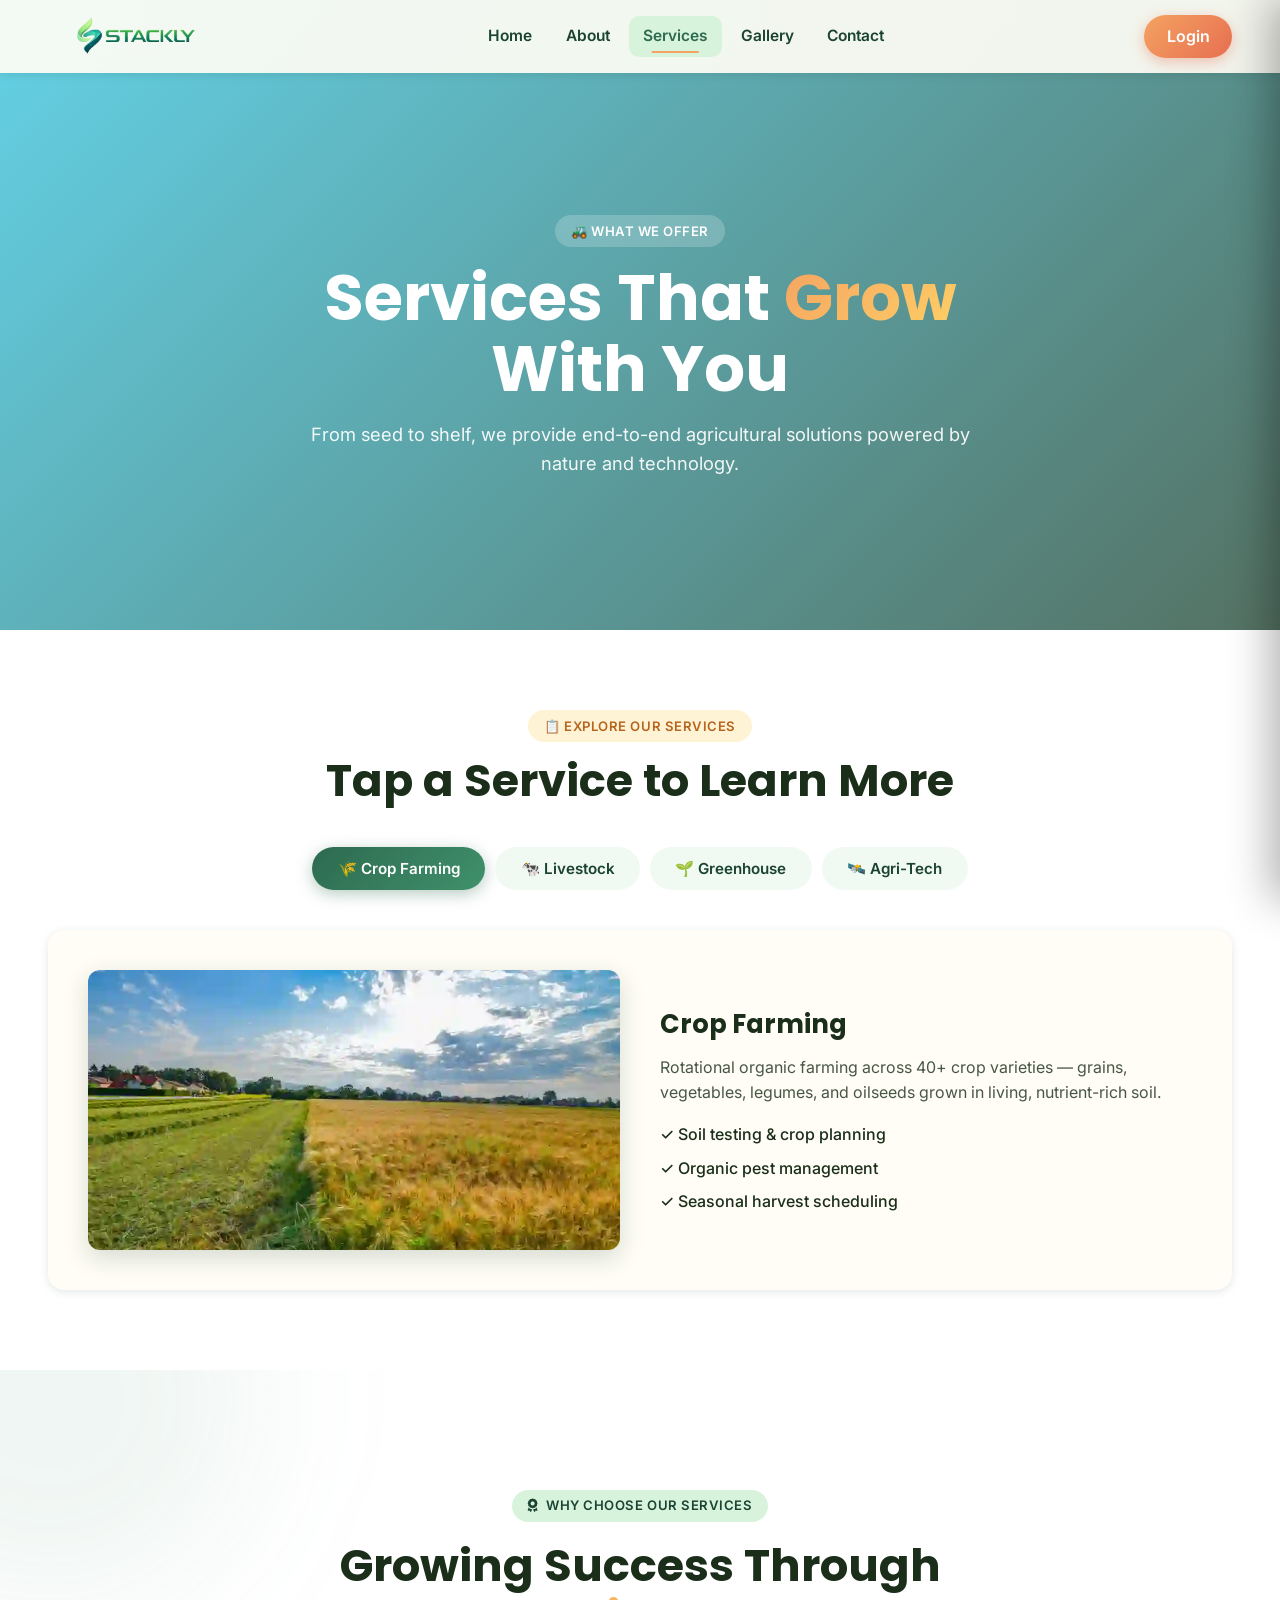
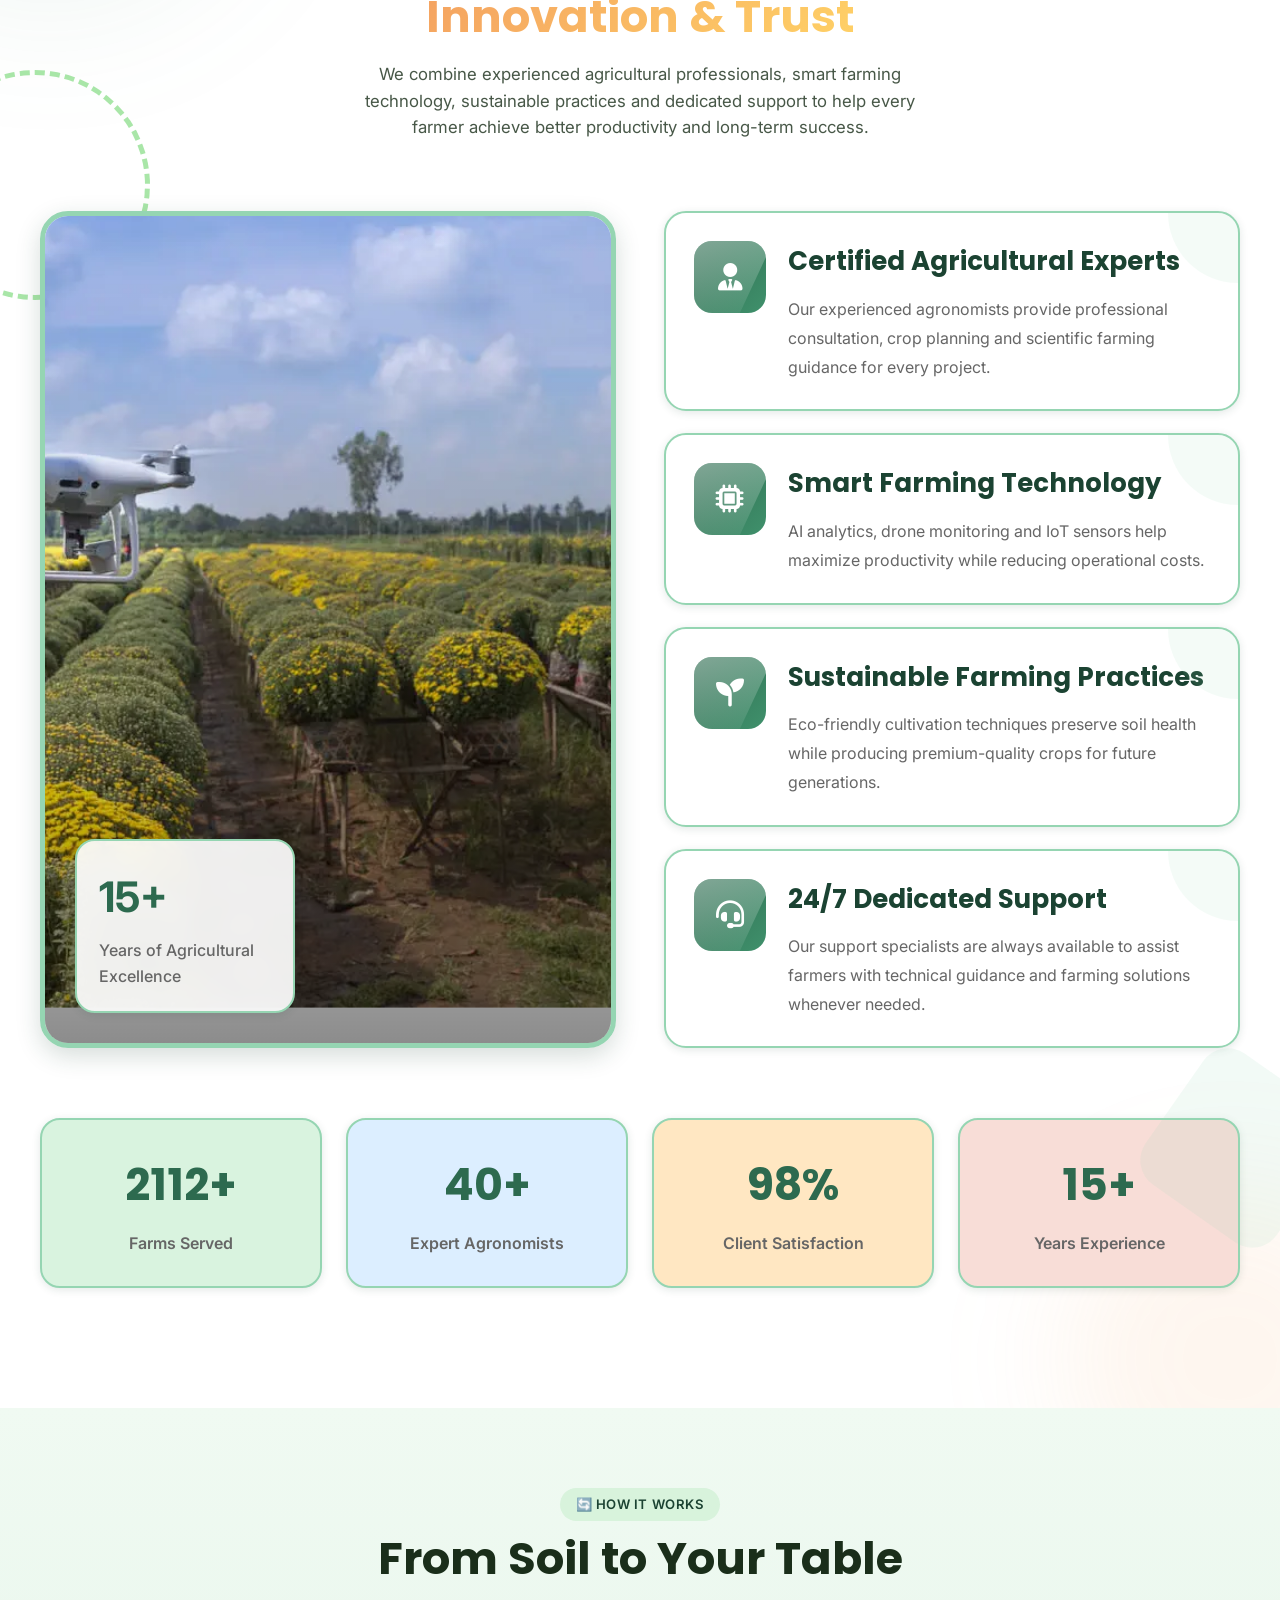
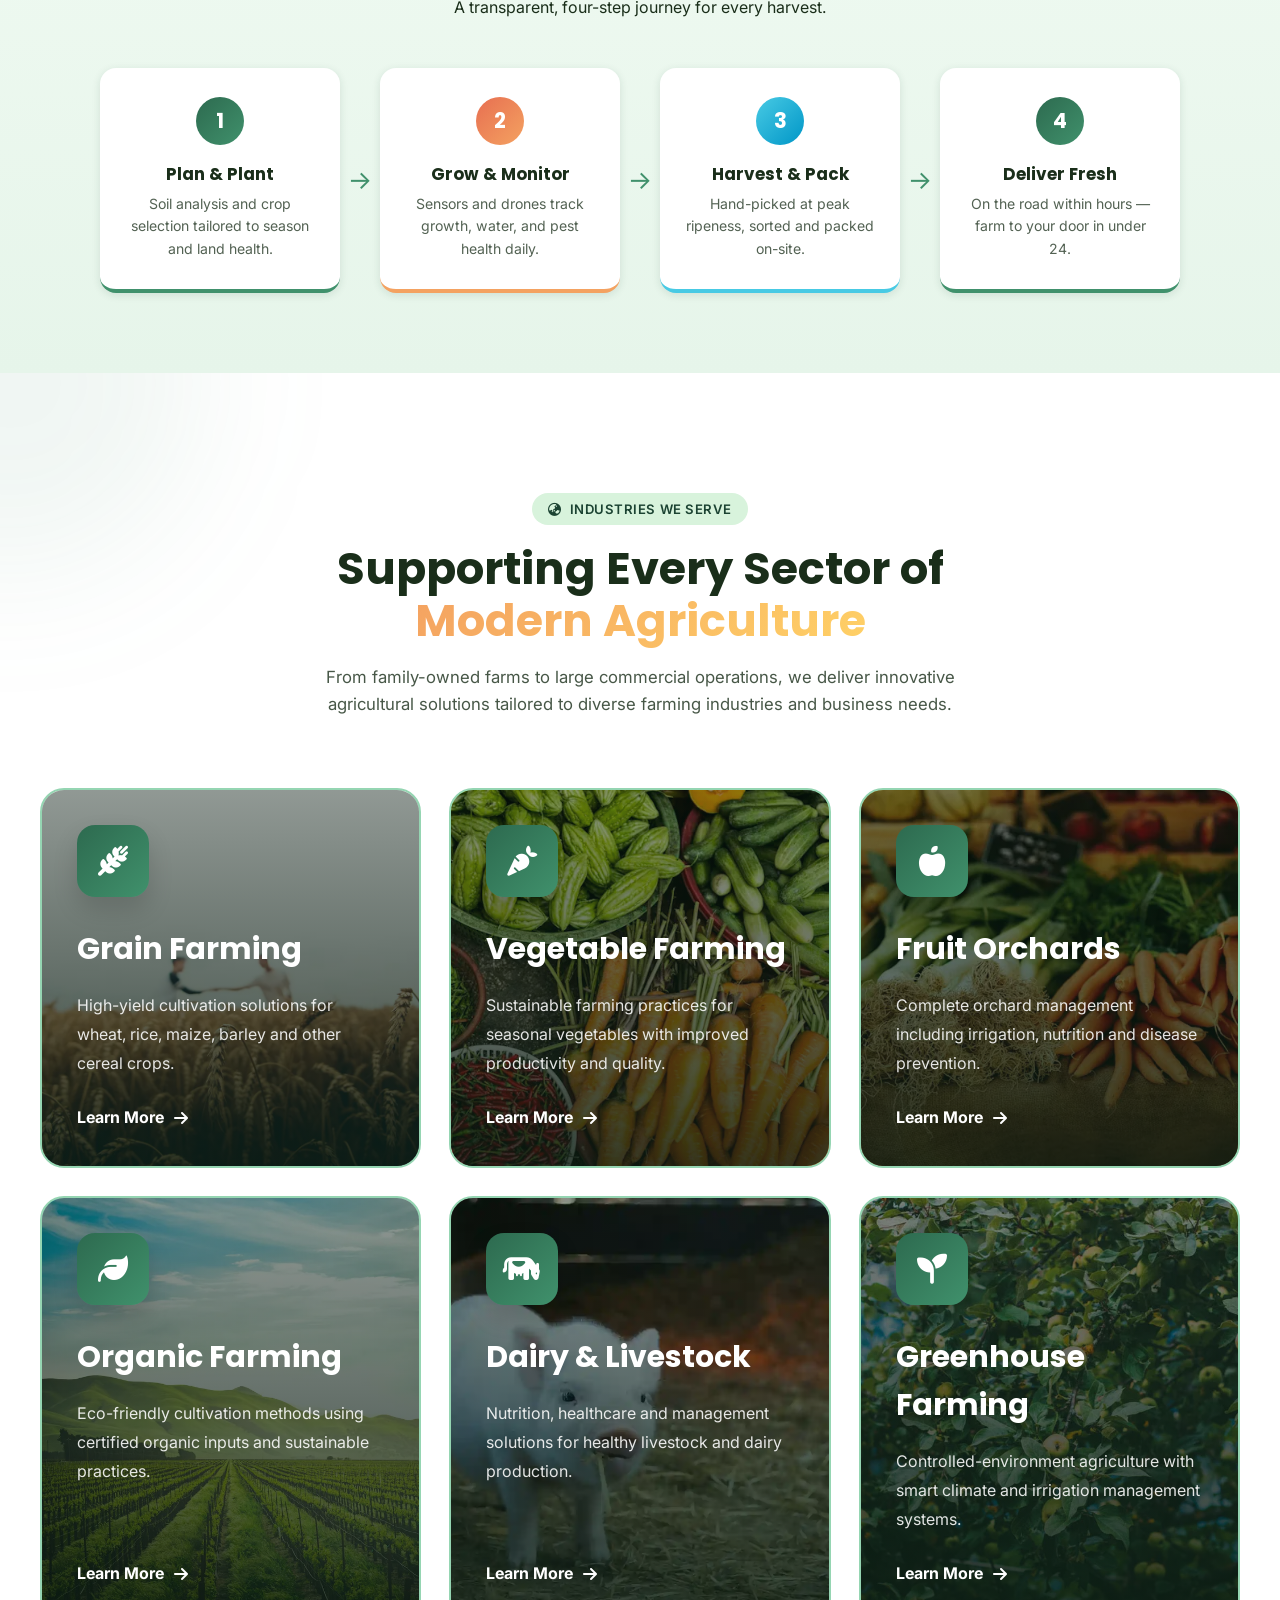
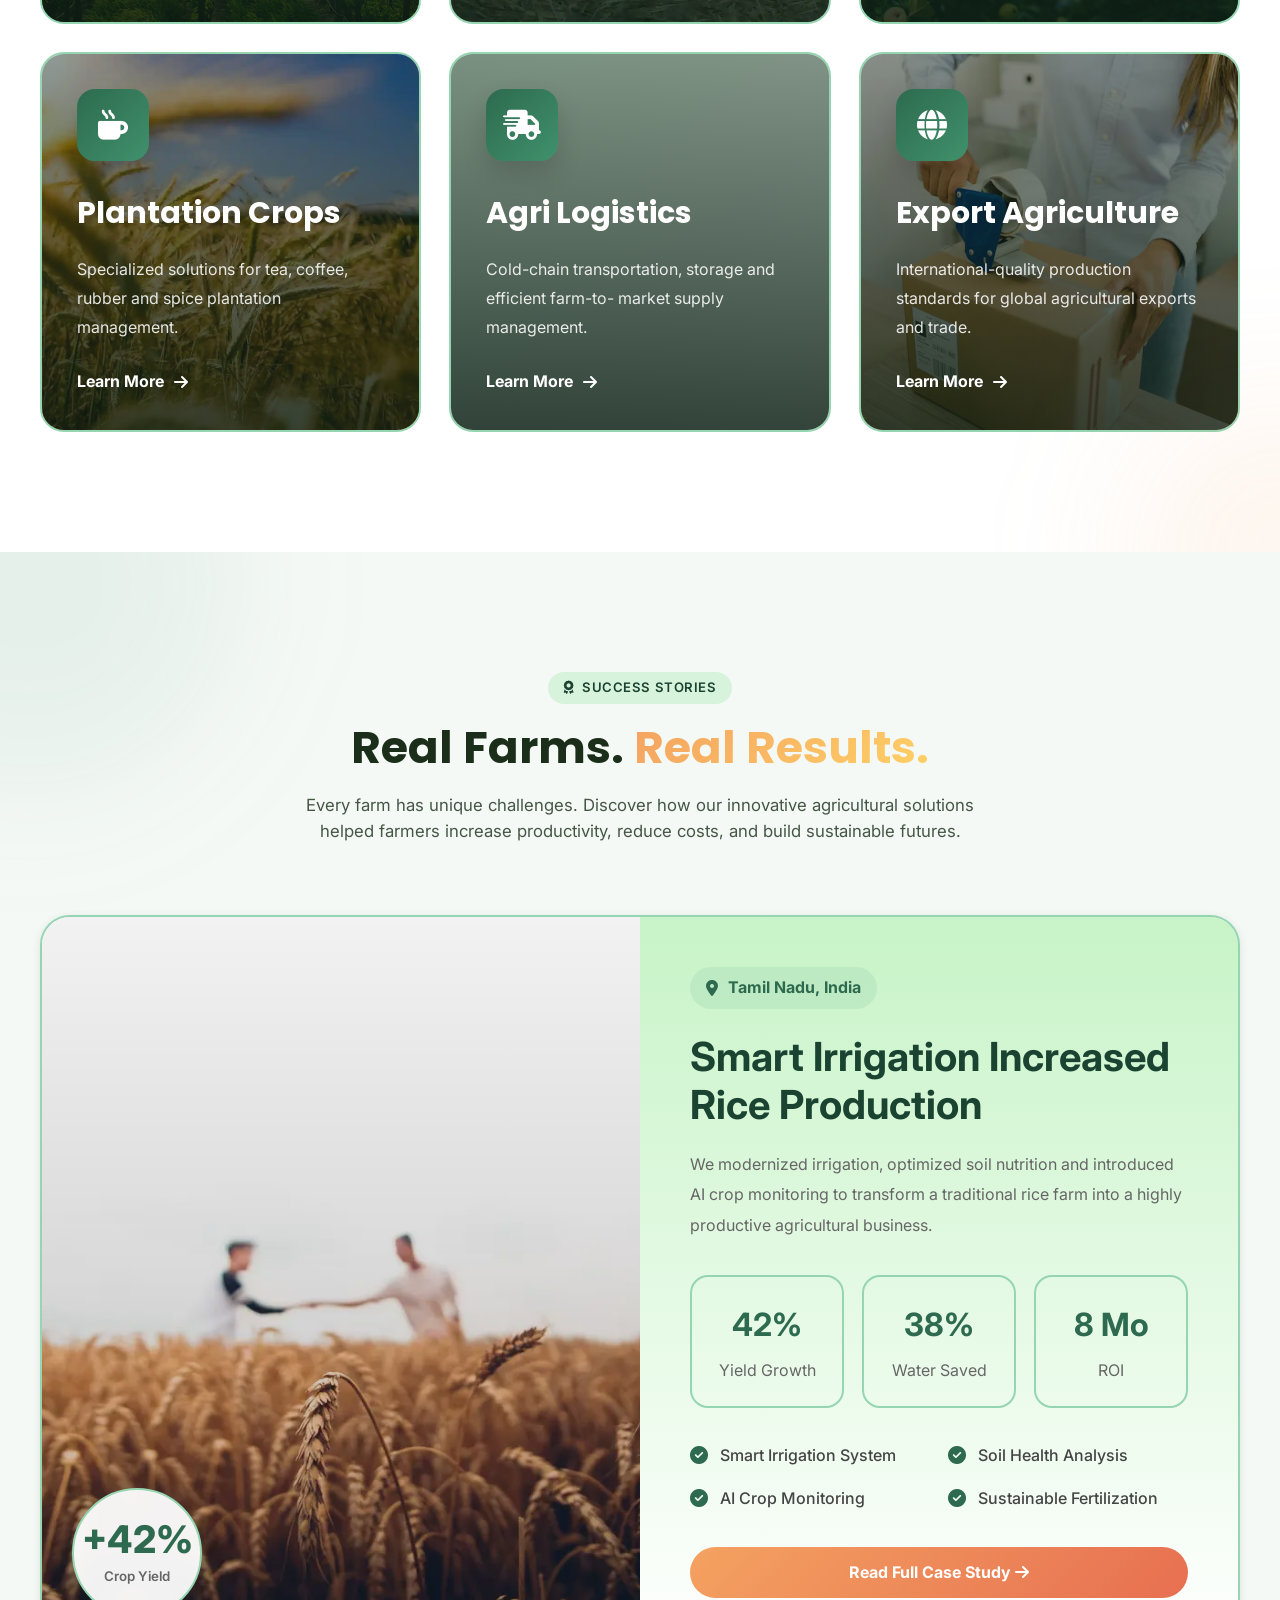
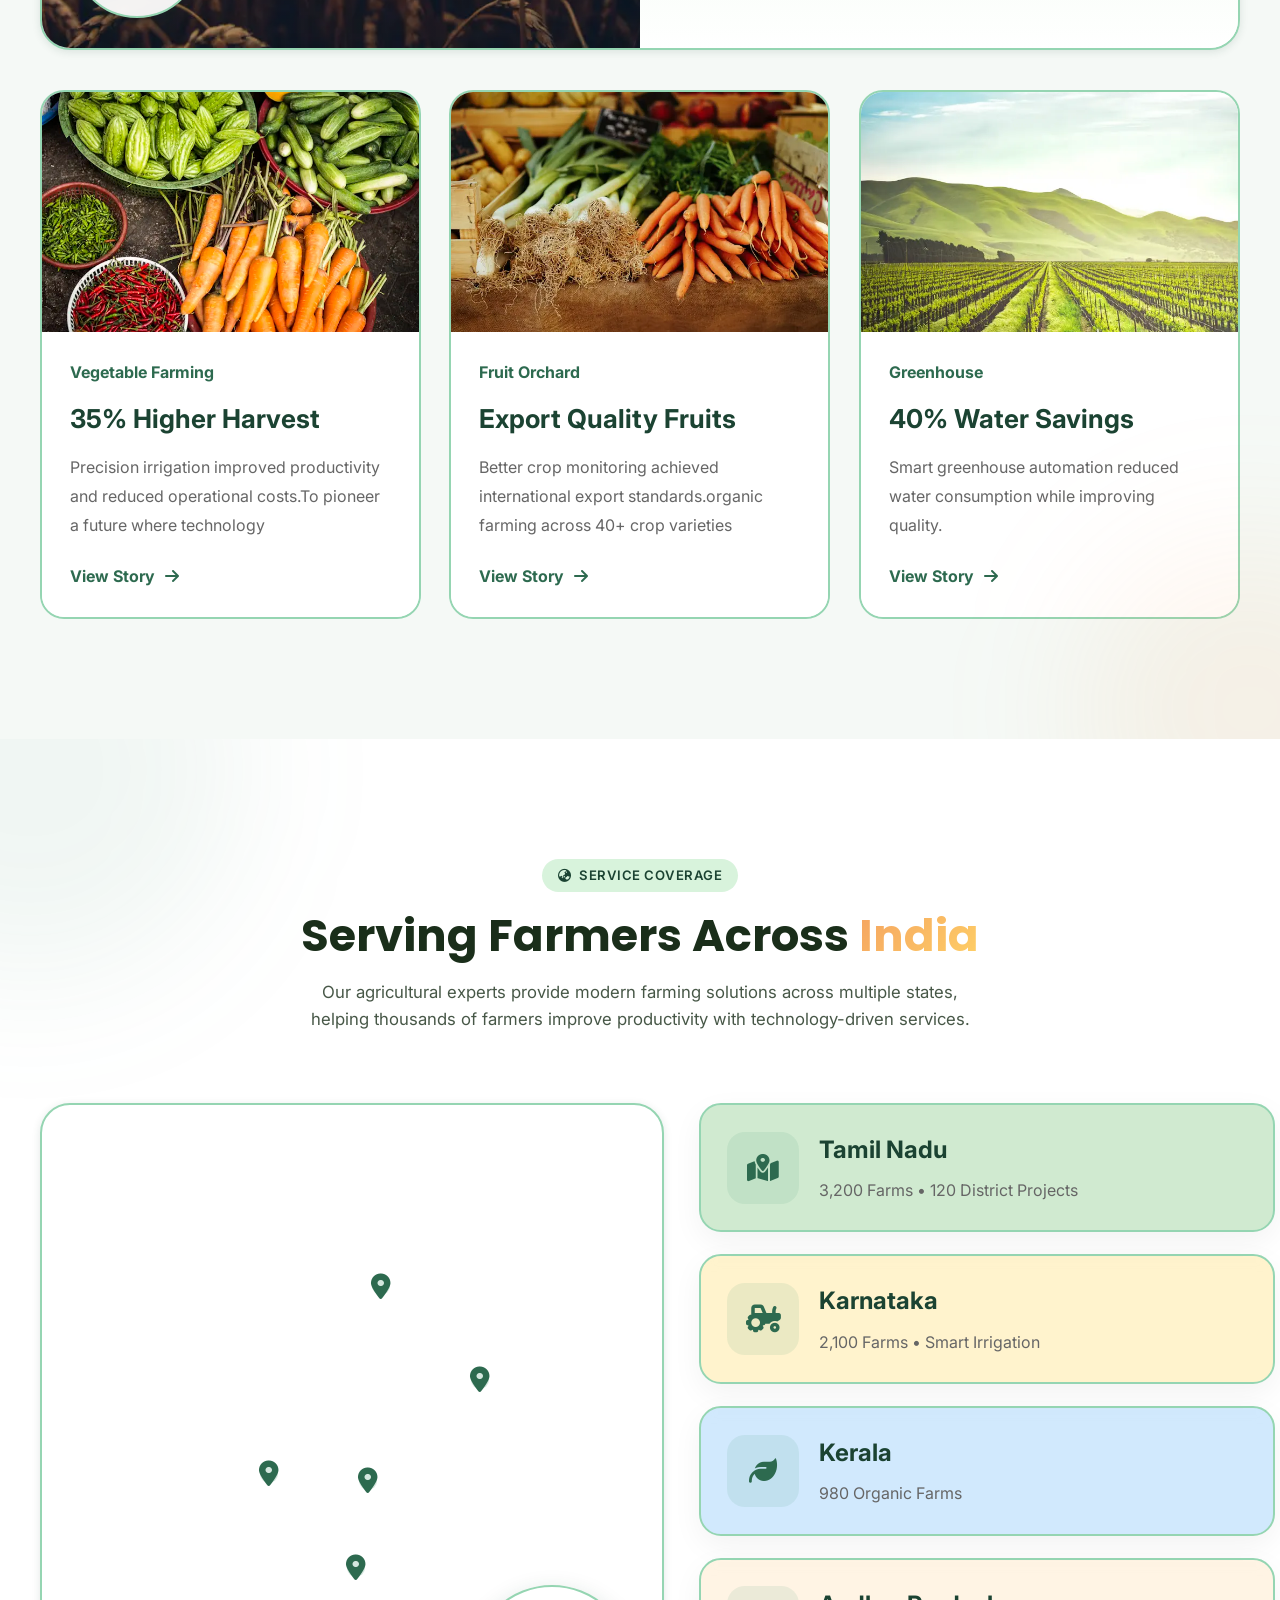
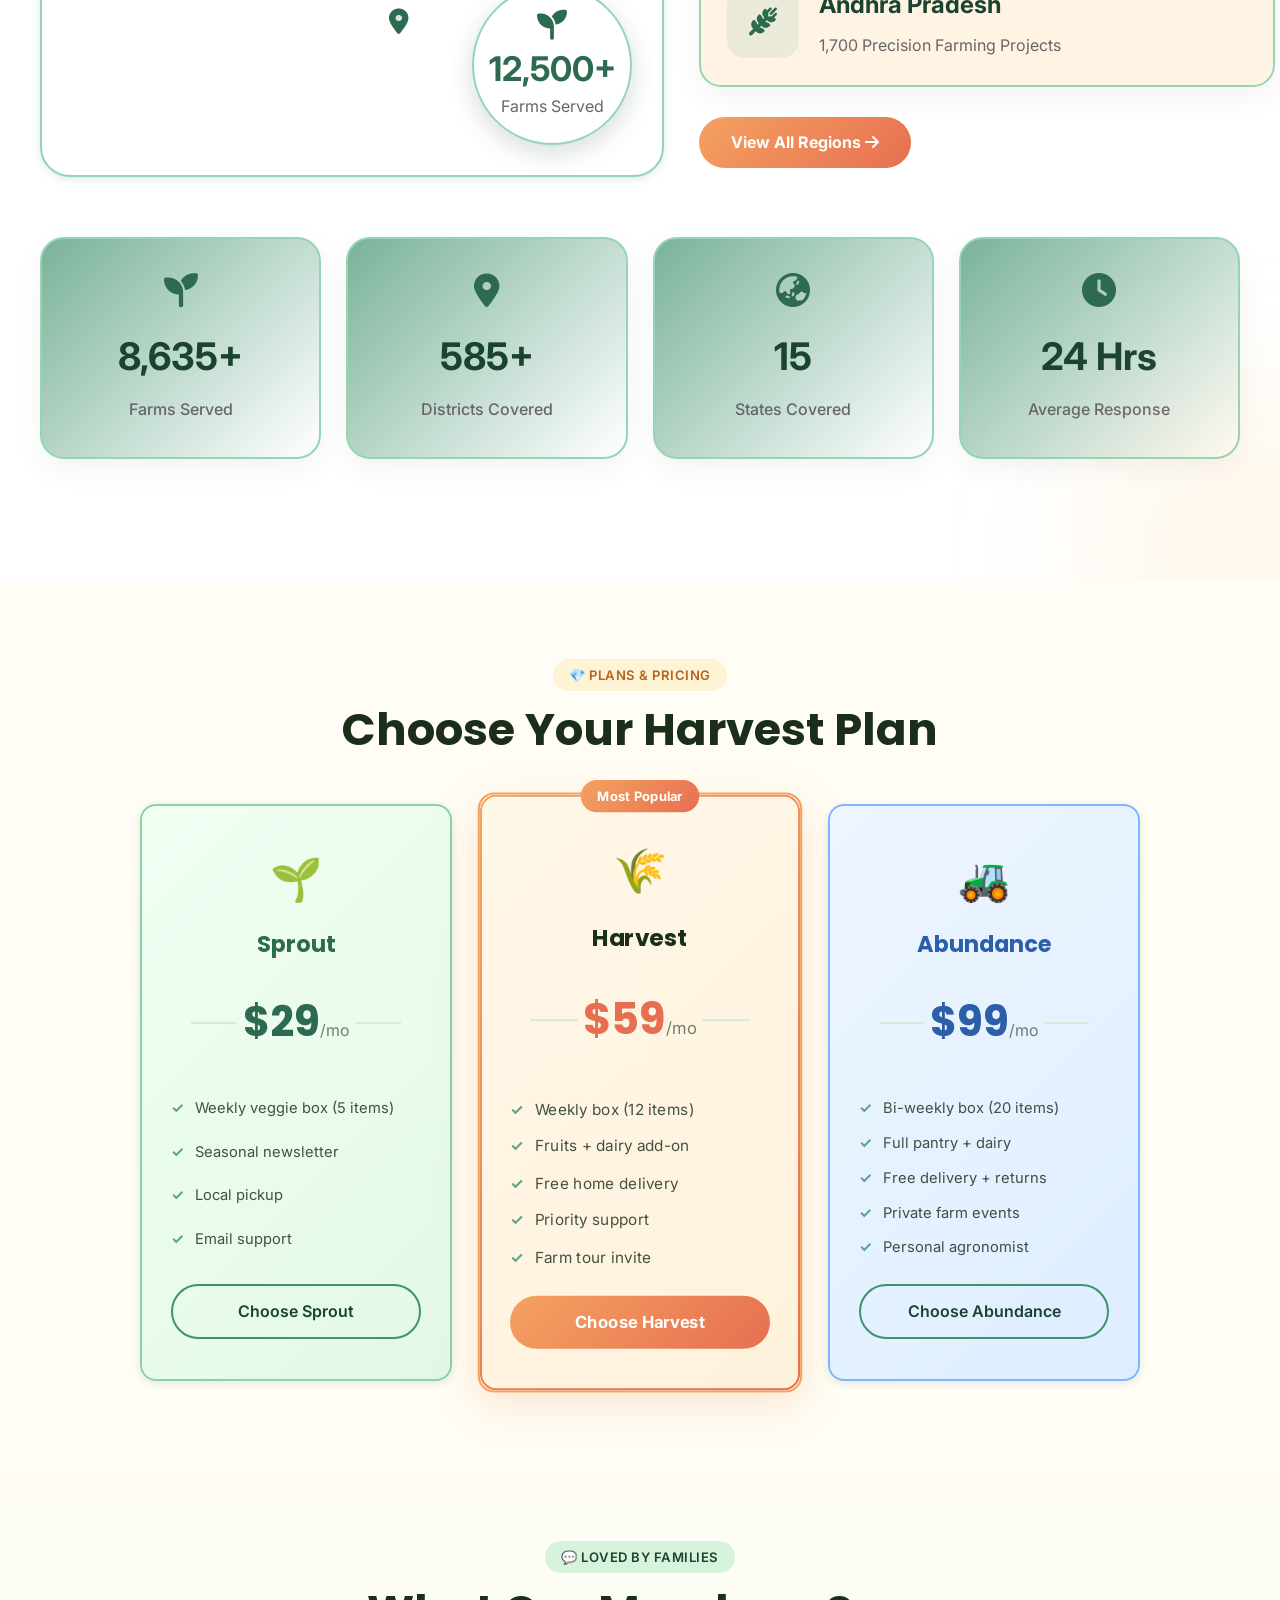
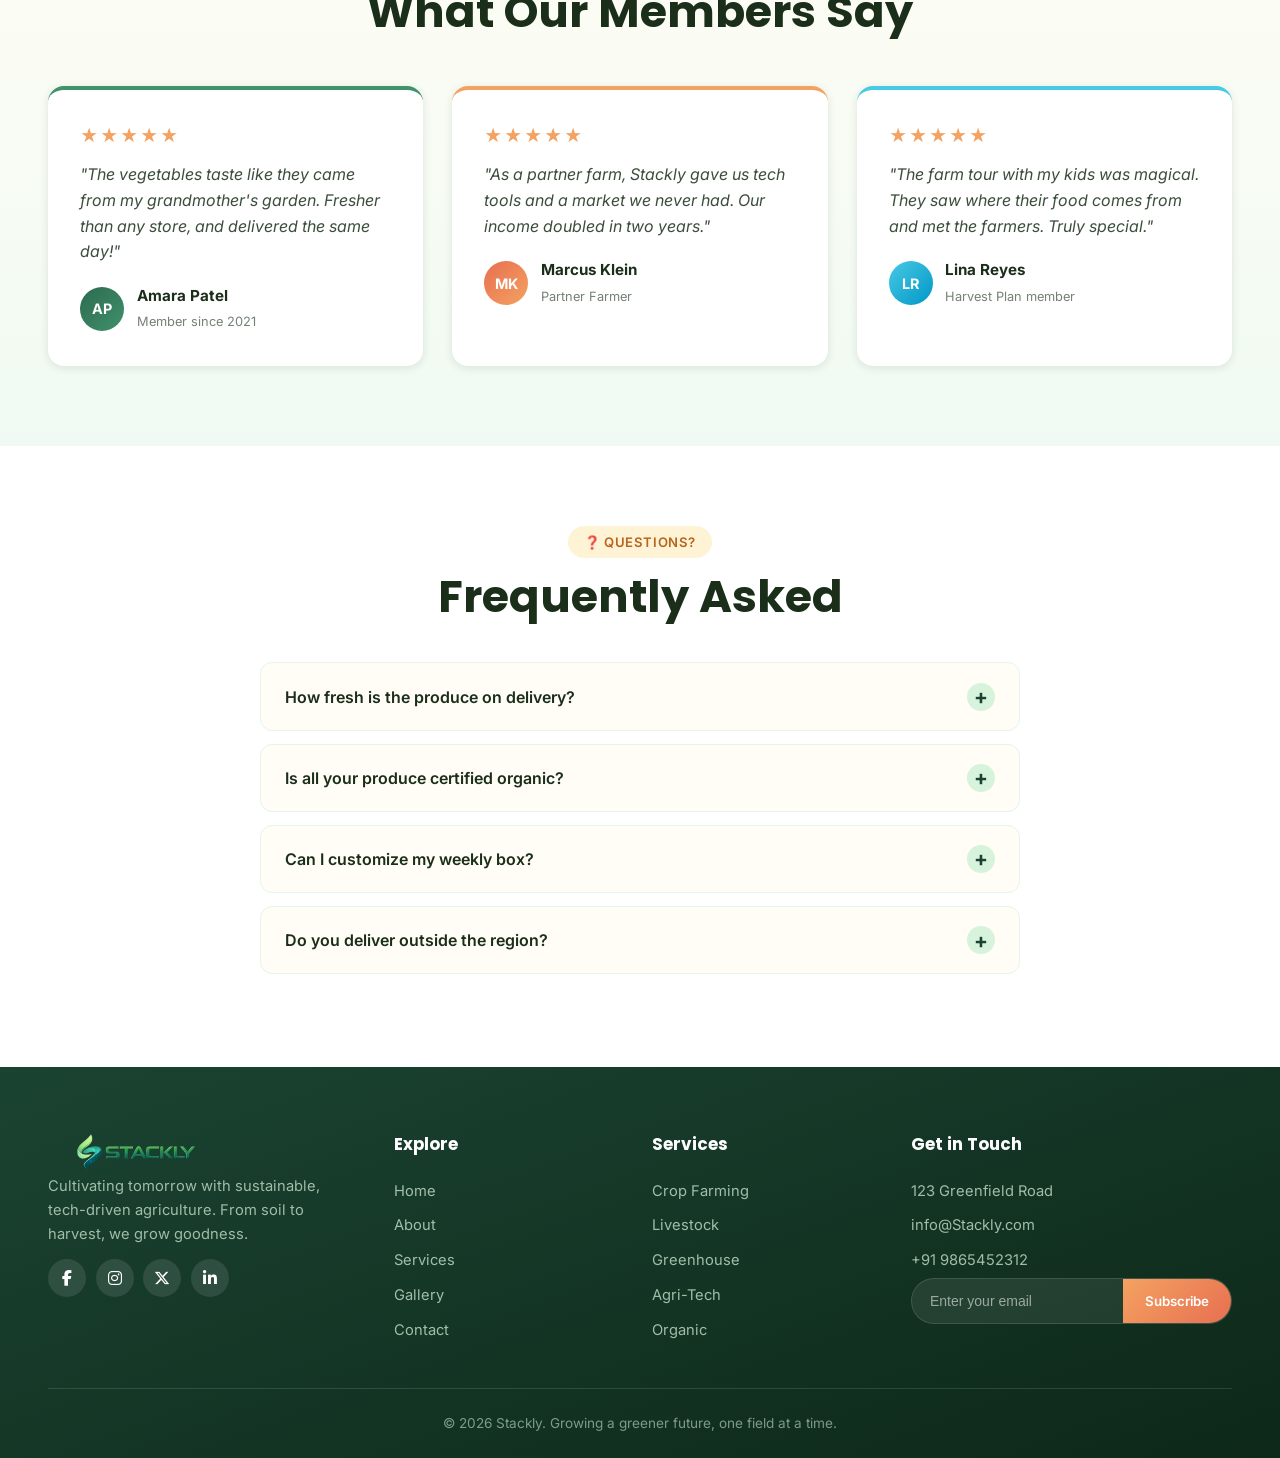
<file: services.html>
<!DOCTYPE html>
<html lang="en">
<head>
  <meta charset="UTF-8" />
  <meta name="viewport" content="width=device-width, initial-scale=1.0" />
  <title>Stackly — Services</title>
  <link rel="preconnect" href="https://fonts.googleapis.com">
  <link
      rel="stylesheet"
      href="https://cdnjs.cloudflare.com/ajax/libs/font-awesome/6.7.2/css/all.min.css"
    />
  <link href="https://fonts.googleapis.com/css2?family=Poppins:wght@400;600;700&family=Inter:wght@400;500;600&display=swap" rel="stylesheet">
  <link rel="stylesheet" href="css/common.css">
  <link rel="stylesheet" href="css/services.css">
</head>
<body>

  <!-- ===== NAVBAR ===== -->
  <nav class="navbar">
    <a href="index.html" class="nav-brand">
    <img src="images/logoimg.webp" alt="Stackly Logo" class="nav-logo">
</a>
    <div class="nav-links">
      <a href="index.html" data-nav>Home</a>
      <a href="about.html" data-nav>About</a>
      <a href="services.html" data-nav>Services</a>
      <a href="gallery.html" data-nav>Gallery</a>
      <a href="contact.html" data-nav>Contact</a>
    </div>
    <div class="nav-actions">
      <a href="login.html" class="btn-login">Login</a>
      <button class="hamburger" aria-label="Menu"><span></span><span></span><span></span></button>
    </div>
  </nav>

  <!-- ===== MOBILE DRAWER ===== -->
  <div class="drawer-overlay"></div>
  <aside class="mobile-drawer">
    <div class="drawer-header"><h3>Menu</h3><button class="drawer-close" aria-label="Close">✕</button></div>
    <nav>
      <a href="index.html" data-nav>Home</a>
      <a href="about.html" data-nav>About</a>
      <a href="services.html" data-nav>Services</a>
      <a href="gallery.html" data-nav>Gallery</a>
      <a href="contact.html" data-nav>Contact</a>
    </nav>
    <div class="drawer-login-wrap"><a href="login.html" class="drawer-login">Login</a></div>
  </aside>

  <!-- ===== SECTION 1: HERO with layered background ===== -->
  <section class="svc-hero">
    <div class="svc-hero-content">
      <span class="eyebrow leaf-eyebrow">🚜 What We Offer</span>
      <h1>Services That <span class="grad-text">Grow</span> With You</h1>
      <p>From seed to shelf, we provide end-to-end agricultural solutions powered by nature and technology.</p>
    </div>
  </section>

  <!-- ===== SECTION 2: SERVICES TABS ===== -->
  <section class="section svc-tabs-section">
    <div class="container">
      <div class="svc-head reveal">
        <span class="eyebrow gold-eyebrow">📋 Explore Our Services</span>
        <h2 class="section-title">Tap a Service to Learn More</h2>
      </div>
      <div class="svc-tabs reveal">
        <button class="svc-tab active" data-tab="crop">🌾 Crop Farming</button>
        <button class="svc-tab" data-tab="live">🐄 Livestock</button>
        <button class="svc-tab" data-tab="green">🌱 Greenhouse</button>
        <button class="svc-tab" data-tab="tech">🛰️ Agri-Tech</button>
      </div>

      <div class="svc-panels">
        <div class="svc-panel active" data-panel="crop">
          <div class="panel-media"><img src="images/home1.webp" alt="Wheat field harvest"></div>
          <div class="panel-body">
            <h3>Crop Farming</h3>
            <p>Rotational organic farming across 40+ crop varieties — grains, vegetables, legumes, and oilseeds grown in living, nutrient-rich soil.</p>
            <ul><li>✓ Soil testing & crop planning</li><li>✓ Organic pest management</li><li>✓ Seasonal harvest scheduling</li></ul>
          </div>
        </div>
        <div class="svc-panel" data-panel="live">
          <div class="panel-media"><img src="images/cows.webp" alt="Cows grazing pasture"></div>
          <div class="panel-body">
            <h3>Livestock & Dairy</h3>
            <p>Free-range, pasture-raised cattle and poultry with ethical, comfortable living conditions and wholesome dairy production.</p>
            <ul><li>✓ Pasture-raised dairy</li><li>✓ Humane animal care</li><li>✓ Fresh eggs & poultry</li></ul>
          </div>
        </div>
        <div class="svc-panel" data-panel="green">
          <div class="panel-media"><img src="images/about3.webp" alt="Hydroponic greenhouse"></div>
          <div class="panel-body">
            <h3>Greenhouse & Hydroponics</h3>
            <p>Year-round climate-controlled growing with hydroponic systems that use 90% less water and zero soil degradation.</p>
            <ul><li>✓ 365-day growing season</li><li>✓ Hydroponic leafy greens</li><li>✓ Climate-controlled yields</li></ul>
          </div>
        </div>
        <div class="svc-panel" data-panel="tech">
          <div class="panel-media"><img src="images/about4.webp" alt="Agricultural sprayer tech"></div>
          <div class="panel-body">
            <h3>Agri-Tech & Precision</h3>
            <p>Drone monitoring, soil sensors, and AI-driven crop analytics that turn data into bigger, healthier harvests.</p>
            <ul><li>✓ Drone field surveys</li><li>✓ IoT soil moisture sensors</li><li>✓ AI yield forecasting</li></ul>
          </div>
        </div>
      </div>
    </div>
  </section>

  <!--=========================================
        WHY CHOOSE OUR SERVICES
==========================================-->

<section class="why-services section">

    <div class="container">

        <!-- Heading -->

        <div class="why-services-head reveal">

            <span class="eyebrow green-eyebrow">
                <i class="fa-solid fa-award"></i>
                Why Choose Our Services
            </span>

            <h2 class="section-title">
                Growing Success Through
                <span class="grad-text">Innovation & Trust</span>
            </h2>

            <p class="section-sub">
                We combine experienced agricultural professionals, smart farming
                technology, sustainable practices and dedicated support to help
                every farmer achieve better productivity and long-term success.
            </p>

        </div>

        <!-- Main Content -->

        <div class="why-services-wrapper">

            <!-- Left Image -->

            <div class="why-image reveal">

                <img
                    src="images/about5.webp"
                    alt="Professional farmer working in agricultural field">

                <div class="image-badge">

                    <h3>15+</h3>

                    <p>Years of Agricultural Excellence</p>

                </div>

            </div>

            <!-- Right Content -->

            <div class="why-content">

                <!-- Card -->

                <article class="why-card reveal">

                    <div class="why-icon">
                        <i class="fa-solid fa-user-tie"></i>
                    </div>

                    <div class="why-info">

                        <h3>Certified Agricultural Experts</h3>

                        <p>
                            Our experienced agronomists provide professional
                            consultation, crop planning and scientific farming
                            guidance for every project.
                        </p>

                    </div>

                </article>

                <!-- Card -->

                <article class="why-card reveal">

                    <div class="why-icon">
                        <i class="fa-solid fa-microchip"></i>
                    </div>

                    <div class="why-info">

                        <h3>Smart Farming Technology</h3>

                        <p>
                            AI analytics, drone monitoring and IoT sensors help
                            maximize productivity while reducing operational costs.
                        </p>

                    </div>

                </article>

                <!-- Card -->

                <article class="why-card reveal">

                    <div class="why-icon">
                        <i class="fa-solid fa-seedling"></i>
                    </div>

                    <div class="why-info">

                        <h3>Sustainable Farming Practices</h3>

                        <p>
                            Eco-friendly cultivation techniques preserve soil
                            health while producing premium-quality crops for
                            future generations.
                        </p>

                    </div>

                </article>

                <!-- Card -->

                <article class="why-card reveal">

                    <div class="why-icon">
                        <i class="fa-solid fa-headset"></i>
                    </div>

                    <div class="why-info">

                        <h3>24/7 Dedicated Support</h3>

                        <p>
                            Our support specialists are always available to
                            assist farmers with technical guidance and farming
                            solutions whenever needed.
                        </p>

                    </div>

                </article>

            </div>

        </div>

        <!-- Bottom Statistics -->

        <div class="why-stats">

            <div class="stat-card reveal">

                <h3 data-count="2500">2500+</h3>

                <p>Farms Served</p>

            </div>

            <div class="stat-card reveal">

                <h3 data-count="40">40+</h3>

                <p>Expert Agronomists</p>

            </div>

            <div class="stat-card reveal">

                <h3 data-count="98">98%</h3>

                <p>Client Satisfaction</p>

            </div>

            <div class="stat-card reveal">

                <h3 data-count="15">15+</h3>

                <p>Years Experience</p>

            </div>

        </div>

    </div>

</section>

  <!-- ===== SECTION 3: PROCESS STEPS ===== -->
  <section class="section process-section">
    <div class="container">
      <div class="process-head reveal">
        <span class="eyebrow green-eyebrow">🔄 How It Works</span>
        <h2 class="section-title">From Soil to Your Table</h2>
        <p class="">A transparent, four-step journey for every harvest.</p>
      </div>
      <div class="process-steps">
        <div class="step reveal"><div class="step-num">1</div><div class="step-body"><h3>Plan & Plant</h3><p>Soil analysis and crop selection tailored to season and land health.</p></div></div>
        <div class="step-arrow">→</div>
        <div class="step reveal"><div class="step-num">2</div><div class="step-body"><h3>Grow & Monitor</h3><p>Sensors and drones track growth, water, and pest health daily.</p></div></div>
        <div class="step-arrow">→</div>
        <div class="step reveal"><div class="step-num">3</div><div class="step-body"><h3>Harvest & Pack</h3><p>Hand-picked at peak ripeness, sorted and packed on-site.</p></div></div>
        <div class="step-arrow">→</div>
        <div class="step reveal"><div class="step-num">4</div><div class="step-body"><h3>Deliver Fresh</h3><p>On the road within hours — farm to your door in under 24.</p></div></div>
      </div>
    </div>
  </section>

<!--=========================================
        INDUSTRIES WE SERVE
==========================================-->

<section class="industries section">

    <div class="container">

        <!-- Heading -->

        <div class="industries-head reveal">

            <span class="eyebrow green-eyebrow">
                <i class="fa-solid fa-earth-asia"></i>
                Industries We Serve
            </span>

            <h2 class="section-title">
                Supporting Every Sector of
                <span class="grad-text">Modern Agriculture</span>
            </h2>

            <p class="section-sub">
                From family-owned farms to large commercial operations, we deliver
                innovative agricultural solutions tailored to diverse farming
                industries and business needs.
            </p>

        </div>

        <!-- Grid -->

        <div class="industries-grid">

            <!-- 1 -->

            <article class="industry-card grain reveal">

                <div class="industry-icon">
                    <i class="fa-solid fa-wheat-awn"></i>
                </div>

                <h3>Grain Farming</h3>

                <p>
                    High-yield cultivation solutions for wheat, rice, maize,
                    barley and other cereal crops.
                </p>

                <a href="error.html">
                    Learn More
                    <i class="fa-solid fa-arrow-right"></i>
                </a>

            </article>

            <!-- 2 -->

            <article class="industry-card vegetable reveal">

                <div class="industry-icon">
                    <i class="fa-solid fa-carrot"></i>
                </div>

                <h3>Vegetable Farming</h3>

                <p>
                    Sustainable farming practices for seasonal vegetables with
                    improved productivity and quality.
                </p>

                <a href="error.html">
                    Learn More
                    <i class="fa-solid fa-arrow-right"></i>
                </a>

            </article>

            <!-- 3 -->

            <article class="industry-card fruit reveal">

                <div class="industry-icon">
                    <i class="fa-solid fa-apple-whole"></i>
                </div>

                <h3>Fruit Orchards</h3>

                <p>
                    Complete orchard management including irrigation, nutrition
                    and disease prevention.
                </p>

                <a href="error.html">
                    Learn More
                    <i class="fa-solid fa-arrow-right"></i>
                </a>

            </article>

            <!-- 4 -->

            <article class="industry-card organic reveal">

                <div class="industry-icon">
                    <i class="fa-solid fa-leaf"></i>
                </div>

                <h3>Organic Farming</h3>

                <p>
                    Eco-friendly cultivation methods using certified organic
                    inputs and sustainable practices.
                </p>

                <a href="error.html">
                    Learn More
                    <i class="fa-solid fa-arrow-right"></i>
                </a>

            </article>

            <!-- 5 -->

            <article class="industry-card dairy reveal">

                <div class="industry-icon">
                    <i class="fa-solid fa-cow"></i>
                </div>

                <h3>Dairy & Livestock</h3>

                <p>
                    Nutrition, healthcare and management solutions for healthy
                    livestock and dairy production.
                </p>

                <a href="error.html">
                    Learn More
                    <i class="fa-solid fa-arrow-right"></i>
                </a>

            </article>

            <!-- 6 -->

            <article class="industry-card greenhouse reveal">

                <div class="industry-icon">
                    <i class="fa-solid fa-seedling"></i>
                </div>

                <h3>Greenhouse Farming</h3>

                <p>
                    Controlled-environment agriculture with smart climate and
                    irrigation management systems.
                </p>

                <a href="error.html">
                    Learn More
                    <i class="fa-solid fa-arrow-right"></i>
                </a>

            </article>

            <!-- 7 -->

            <article class="industry-card plantation reveal">

                <div class="industry-icon">
                    <i class="fa-solid fa-mug-hot"></i>
                </div>

                <h3>Plantation Crops</h3>

                <p>
                    Specialized solutions for tea, coffee, rubber and spice
                    plantation management.
                </p>

                <a href="error.html">
                    Learn More
                    <i class="fa-solid fa-arrow-right"></i>
                </a>

            </article>

            <!-- 8 -->

            <article class="industry-card logistics reveal">

                <div class="industry-icon">
                    <i class="fa-solid fa-truck-fast"></i>
                </div>

                <h3>Agri Logistics</h3>

                <p>
                    Cold-chain transportation, storage and efficient farm-to-
                    market supply management.
                </p>

                <a href="error.html">
                    Learn More
                    <i class="fa-solid fa-arrow-right"></i>
                </a>

            </article>

            <!-- 9 -->

            <article class="industry-card export reveal">

                <div class="industry-icon">
                    <i class="fa-solid fa-globe"></i>
                </div>

                <h3>Export Agriculture</h3>

                <p>
                    International-quality production standards for global
                    agricultural exports and trade.
                </p>

                <a href="error.html">
                    Learn More
                    <i class="fa-solid fa-arrow-right"></i>
                </a>

            </article>

        </div>

    </div>

</section>

<!--=========================================
        SUCCESS STORIES
==========================================-->

<section class="success section">

    <div class="container">

        <!-- Heading -->

        <div class="success-head reveal">

            <span class="eyebrow green-eyebrow">
                <i class="fa-solid fa-award"></i>
                Success Stories
            </span>

            <h2 class="section-title">
                Real Farms.
                <span class="grad-text">Real Results.</span>
            </h2>

            <p class="section-sub">
                Every farm has unique challenges. Discover how our innovative
                agricultural solutions helped farmers increase productivity,
                reduce costs, and build sustainable futures.
            </p>

        </div>

        <!-- Featured Story -->

        <div class="success-feature reveal">

            <!-- Image -->

            <div class="success-image">

                <img
                    src="images/about6.webp"
                    alt="Rice Farm">

                <div class="success-badge">

                    <span>+42%</span>

                    <small>Crop Yield</small>

                </div>

            </div>

            <!-- Content -->

            <div class="success-content">

                <span class="case-tag">

                    <i class="fa-solid fa-location-dot"></i>

                    Tamil Nadu, India

                </span>

                <h3>

                    Smart Irrigation Increased Rice Production

                </h3>

                <p>

                    We modernized irrigation, optimized soil nutrition and
                    introduced AI crop monitoring to transform a traditional
                    rice farm into a highly productive agricultural business.

                </p>

                <!-- Results -->

                <div class="result-grid">

                    <div class="result-item">

                        <h4>42%</h4>

                        <span>Yield Growth</span>

                    </div>

                    <div class="result-item">

                        <h4>38%</h4>

                        <span>Water Saved</span>

                    </div>

                    <div class="result-item">

                        <h4>8 Mo</h4>

                        <span>ROI</span>

                    </div>

                </div>

                <!-- Features -->

                <ul class="case-list">

                    <li>

                        <i class="fa-solid fa-circle-check"></i>

                        Smart Irrigation System

                    </li>

                    <li>

                        <i class="fa-solid fa-circle-check"></i>

                        Soil Health Analysis

                    </li>

                    <li>

                        <i class="fa-solid fa-circle-check"></i>

                        AI Crop Monitoring

                    </li>

                    <li>

                        <i class="fa-solid fa-circle-check"></i>

                        Sustainable Fertilization

                    </li>

                </ul>

                <a href="error.html" class="btn btn-primary">

                    Read Full Case Study

                    <i class="fa-solid fa-arrow-right"></i>

                </a>

            </div>

        </div>

        <!-- Small Stories -->

        <div class="story-grid">

            <!-- Card -->

            <article class="story-card reveal">

                <img
                    src="images/about7.webp"
                    alt="Vegetables">

                <div class="story-content">

                    <span>Vegetable Farming</span>

                    <h4>

                        35% Higher Harvest

                    </h4>

                    <p>

                        Precision irrigation improved productivity and reduced
                        operational costs.To pioneer a future where technology

                    </p>

                    <a href="error.html">

                        View Story

                        <i class="fa-solid fa-arrow-right"></i>

                    </a>

                </div>

            </article>

            <!-- Card -->

            <article class="story-card reveal">

                <img
                    src="images/about8.webp"
                    alt="Fruit Farm">

                <div class="story-content">

                    <span>Fruit Orchard</span>

                    <h4>

                        Export Quality Fruits

                    </h4>

                    <p>

                        Better crop monitoring achieved international export
                        standards.organic farming across 40+ crop varieties

                    </p>

                    <a href="error.html">

                        View Story

                        <i class="fa-solid fa-arrow-right"></i>

                    </a>

                </div>

            </article>

            <!-- Card -->

            <article class="story-card reveal">

                <img
                    src="images/about9.webp"
                    alt="Greenhouse">

                <div class="story-content">

                    <span>Greenhouse</span>

                    <h4>

                        40% Water Savings

                    </h4>

                    <p>

                        Smart greenhouse automation reduced water consumption
                        while improving quality.

                    </p>

                    <a href="error.html">

                        View Story

                        <i class="fa-solid fa-arrow-right"></i>

                    </a>

                </div>

            </article>

        </div>

    </div>

</section>

<!--=========================================
        SERVICE COVERAGE MAP
==========================================-->

<section class="coverage section">

    <div class="container">

        <!-- Heading -->

        <div class="coverage-head reveal">

            <span class="eyebrow green-eyebrow">
                <i class="fa-solid fa-earth-asia"></i>
                Service Coverage
            </span>

            <h2 class="section-title">
                Serving Farmers Across
                <span class="grad-text">India</span>
            </h2>

            <p class="section-sub">
                Our agricultural experts provide modern farming solutions across
                multiple states, helping thousands of farmers improve productivity
                with technology-driven services.
            </p>

        </div>

        <!-- Main Layout -->

        <div class="coverage-wrapper">

            <!--=========================
                    MAP
            ==========================-->

            <div class="coverage-map reveal">

                <iframe
    src="https://www.google.com/maps?q=India&output=embed"
    width="100%"
    height="670"
    style="border:0;"
    loading="lazy"
    referrerpolicy="no-referrer-when-downgrade">
</iframe>

                <!-- Location Markers -->

                <span class="marker delhi">
                    <i class="fa-solid fa-location-dot"></i>
                </span>

                <span class="marker mumbai">
                    <i class="fa-solid fa-location-dot"></i>
                </span>

                <span class="marker chennai">
                    <i class="fa-solid fa-location-dot"></i>
                </span>

                <span class="marker bengaluru">
                    <i class="fa-solid fa-location-dot"></i>
                </span>

                <span class="marker hyderabad">
                    <i class="fa-solid fa-location-dot"></i>
                </span>

                <span class="marker kolkata">
                    <i class="fa-solid fa-location-dot"></i>
                </span>

                <!-- Floating Badge -->

                <div class="coverage-badge">

                    <i class="fa-solid fa-seedling"></i>

                    <h3>12,500+</h3>

                    <span>Farms Served</span>

                </div>

            </div>

            <!--=========================
                COVERAGE DETAILS
            ==========================-->

            <div class="coverage-content reveal">

                <!-- Card -->

                <div class="coverage-card">

                    <div class="coverage-icon">
                        <i class="fa-solid fa-map-location-dot"></i>
                    </div>

                    <div>

                        <h4>Tamil Nadu</h4>

                        <p>3,200 Farms • 120 District Projects</p>

                    </div>

                </div>

                <!-- Card -->

                <div class="coverage-card">

                    <div class="coverage-icon">
                        <i class="fa-solid fa-tractor"></i>
                    </div>

                    <div>

                        <h4>Karnataka</h4>

                        <p>2,100 Farms • Smart Irrigation</p>

                    </div>

                </div>

                <!-- Card -->

                <div class="coverage-card">

                    <div class="coverage-icon">
                        <i class="fa-solid fa-leaf"></i>
                    </div>

                    <div>

                        <h4>Kerala</h4>

                        <p>980 Organic Farms</p>

                    </div>

                </div>

                <!-- Card -->

                <div class="coverage-card">

                    <div class="coverage-icon">
                        <i class="fa-solid fa-wheat-awn"></i>
                    </div>

                    <div>

                        <h4>Andhra Pradesh</h4>

                        <p>1,700 Precision Farming Projects</p>

                    </div>

                </div>

                <a href="error.html" class="btn btn-primary">

                    View All Regions

                    <i class="fa-solid fa-arrow-right"></i>

                </a>

            </div>

        </div>

        <!--=========================
                STATS
        ==========================-->

        <div class="coverage-stats">

            <div class="coverage-stat reveal">

                <i class="fa-solid fa-seedling"></i>

                <h3>12,500+</h3>

                <span>Farms Served</span>

            </div>

            <div class="coverage-stat reveal">

                <i class="fa-solid fa-location-dot"></i>

                <h3>650+</h3>

                <span>Districts Covered</span>

            </div>

            <div class="coverage-stat reveal">

                <i class="fa-solid fa-earth-asia"></i>

                <h3>28</h3>

                <span>States Covered</span>

            </div>

            <div class="coverage-stat reveal">

                <i class="fa-solid fa-clock"></i>

                <h3>24 Hrs</h3>

                <span>Average Response</span>

            </div>

        </div>

    </div>

</section>

  <!-- ===== SECTION 4: PRICING ===== -->
  <section class="section pricing-section">
    <div class="container">
      <div class="pricing-head reveal">
        <span class="eyebrow gold-eyebrow">💎 Plans & Pricing</span>
        <h2 class="section-title">Choose Your Harvest Plan</h2>
      </div>
      <div class="pricing-grid">
        <div class="price-card reveal">
          <h3>Sprout</h3><div class="price"><strong>$29</strong><span>/mo</span></div>
          <ul><li>Weekly veggie box (5 items)</li><li>Seasonal newsletter</li><li>Local pickup</li><li>Email support</li></ul>
          <a href="error.html" class="btn-outline">Choose Sprout</a>
        </div>
        <div class="price-card featured reveal">
          <div class="popular">Most Popular</div>
          <h3>Harvest</h3><div class="price"><strong>$59</strong><span>/mo</span></div>
          <ul><li>Weekly box (12 items)</li><li>Fruits + dairy add-on</li><li>Free home delivery</li><li>Priority support</li><li>Farm tour invite</li></ul>
          <a href="error.html" class="btn-primary">Choose Harvest</a>
        </div>
        <div class="price-card reveal">
          <h3>Abundance</h3><div class="price"><strong>$99</strong><span>/mo</span></div>
          <ul><li>Bi-weekly box (20 items)</li><li>Full pantry + dairy</li><li>Free delivery + returns</li><li>Private farm events</li><li>Personal agronomist</li></ul>
          <a href="error.html" class="btn-outline">Choose Abundance</a>
        </div>
      </div>
    </div>
  </section>

  <!-- ===== SECTION 5: TESTIMONIALS ===== -->
  <section class="section testi-section">
    <div class="container">
      <div class="testi-head reveal">
        <span class="eyebrow green-eyebrow">💬 Loved by Families</span>
        <h2 class="section-title">What Our Members Say</h2>
      </div>
      <div class="testi-grid">
        <div class="testi-card reveal"><div class="stars">★★★★★</div><p>"The vegetables taste like they came from my grandmother's garden. Fresher than any store, and delivered the same day!"</p><div class="testi-person"><div class="tp-avatar" style="background:linear-gradient(135deg,var(--green-forest),var(--green-leaf))">AP</div><div><strong>Amara Patel</strong><span>Member since 2021</span></div></div></div>
        <div class="testi-card reveal"><div class="stars">★★★★★</div><p>"As a partner farm, Stackly gave us tech tools and a market we never had. Our income doubled in two years."</p><div class="testi-person"><div class="tp-avatar" style="background:linear-gradient(135deg,var(--sun-amber),var(--sun-gold))">MK</div><div><strong>Marcus Klein</strong><span>Partner Farmer</span></div></div></div>
        <div class="testi-card reveal"><div class="stars">★★★★★</div><p>"The farm tour with my kids was magical. They saw where their food comes from and met the farmers. Truly special."</p><div class="testi-person"><div class="tp-avatar" style="background:linear-gradient(135deg,var(--sky-blue),#0096c7)">LR</div><div><strong>Lina Reyes</strong><span>Harvest Plan member</span></div></div></div>
      </div>
    </div>
  </section>

  <!-- ===== SECTION 6: FAQ ===== -->
  <section class="section faq-section">
    <div class="container">
      <div class="faq-head reveal">
        <span class="eyebrow gold-eyebrow">❓ Questions?</span>
        <h2 class="section-title">Frequently Asked</h2>
      </div>
      <div class="faq-list">
        <div class="faq-item reveal"><button class="faq-q">How fresh is the produce on delivery? <span class="faq-icon">+</span></button><div class="faq-a"><p>Everything is harvested within 24 hours of reaching your door — often the same morning. We pack on-site and ship immediately.</p></div></div>
        <div class="faq-item reveal"><button class="faq-q">Is all your produce certified organic? <span class="faq-icon">+</span></button><div class="faq-a"><p>Yes. Every crop is grown using certified organic methods — no synthetic pesticides, only natural compost and biological pest control.</p></div></div>
        <div class="faq-item reveal"><button class="faq-q">Can I customize my weekly box? <span class="faq-icon">+</span></button><div class="faq-a"><p>Absolutely. Harvest and Abundance members can swap items each week through their account dashboard.</p></div></div>
        <div class="faq-item reveal"><button class="faq-q">Do you deliver outside the region? <span class="faq-icon">+</span></button><div class="faq-a"><p>We currently deliver within a 60-mile radius. Regional shipping is expanding — contact us to check your area.</p></div></div>
      </div>
    </div>
  </section>

  <footer class="footer" data-footer></footer>
  <script src="js/common.js"></script>
  <script src="js/services.js"></script>
</body>
</html>
</file>
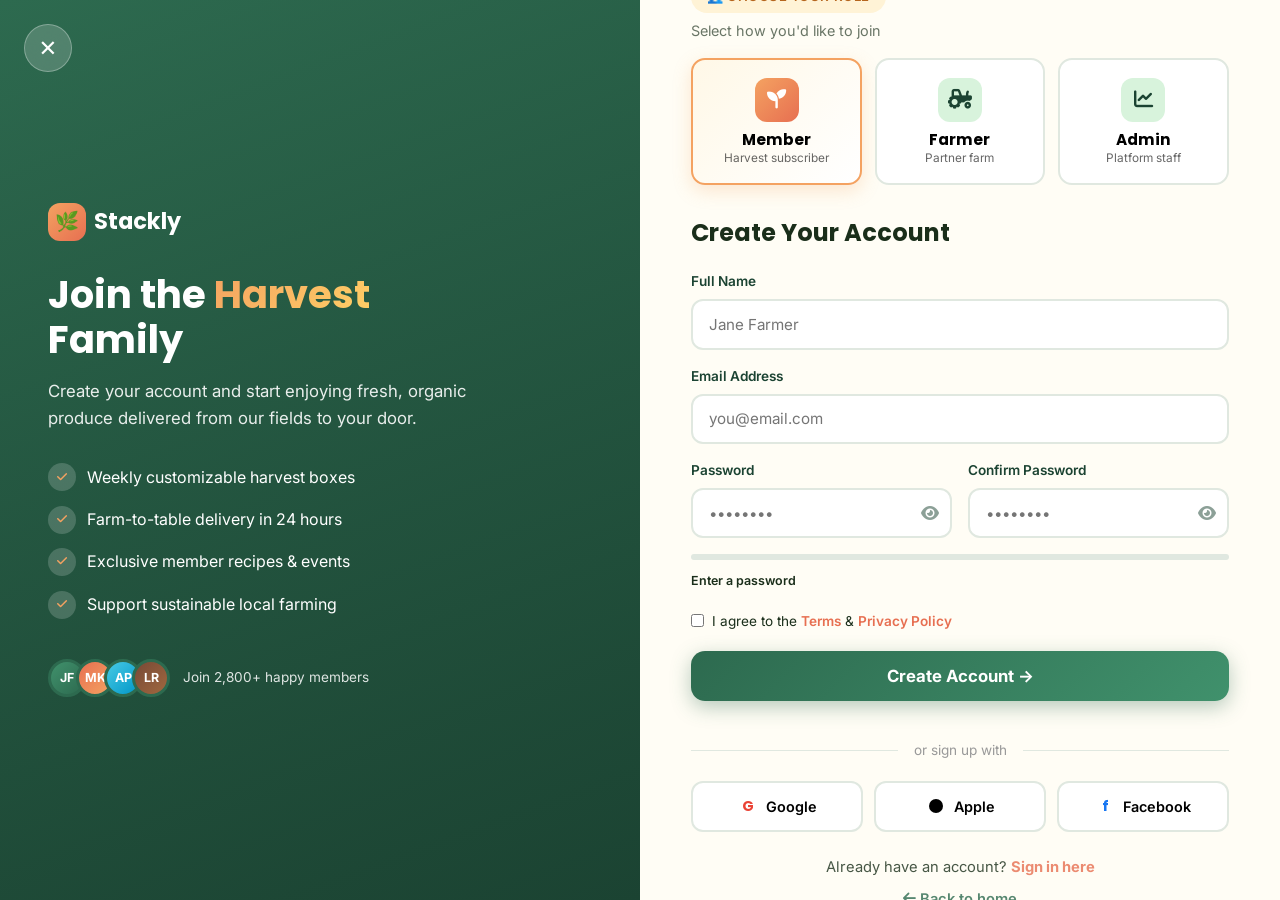
<file: signup.html>
<!DOCTYPE html>
<html lang="en">
<head>
  <meta charset="UTF-8" />
  <meta name="viewport" content="width=device-width, initial-scale=1.0" />
  <title>Stackly — Sign Up</title>
  <link rel="preconnect" href="https://fonts.googleapis.com">
  <link href="https://fonts.googleapis.com/css2?family=Poppins:wght@400;600;700&family=Inter:wght@400;500;600&display=swap" rel="stylesheet">
  <link rel="stylesheet" href="https://cdnjs.cloudflare.com/ajax/libs/font-awesome/6.5.1/css/all.min.css">
  <link rel="stylesheet" href="css/common.css">
  <link rel="stylesheet" href="css/signup.css">
</head>
<body>

  <!-- Close button -->
  <a href="index.html" class="signup-close" aria-label="Close and go home">✕</a>

  <!-- ===== LEFT VISUAL PANEL ===== -->
  <div class="signup-left">
    <div class="sl-overlay"></div>
    <div class="sl-content">
      <a href="index.html" class="sl-brand"><span class="leaf-icon">🌿</span> Stackly</a>
      <h1>Join the <span class="grad-amber">Harvest</span> Family</h1>
      <p>Create your account and start enjoying fresh, organic produce delivered from our fields to your door.</p>
      <ul class="sl-perks">
        <li><span><i class="fa-solid fa-check"></i></span> Weekly customizable harvest boxes</li>
        <li><span><i class="fa-solid fa-check"></i></span> Farm-to-table delivery in 24 hours</li>
        <li><span><i class="fa-solid fa-check"></i></span> Exclusive member recipes & events</li>
        <li><span><i class="fa-solid fa-check"></i></span> Support sustainable local farming</li>
      </ul>
      <div class="sl-trust">
        <div class="sl-avatars">
          <div class="sl-av" style="background:linear-gradient(135deg,#40916c,#2d6a4f)">JF</div>
          <div class="sl-av" style="background:linear-gradient(135deg,#e76f51,#f4a261)">MK</div>
          <div class="sl-av" style="background:linear-gradient(135deg,#48cae4,#0096c7)">AP</div>
          <div class="sl-av" style="background:linear-gradient(135deg,#774936,#a0683f)">LR</div>
        </div>
        <span>Join 2,800+ happy members</span>
      </div>
    </div>
  </div>

  <!-- ===== RIGHT FORM AREA ===== -->
  <div class="signup-right">

    <!-- Role selector -->
    <div class="role-section">
      <span class="eyebrow gold-eyebrow">👥 Choose Your Role</span>
      <p class="role-hint">Select how you'd like to join</p>
      <div class="role-grid">
        <button class="role-btn active" data-role="member">
          <div class="role-icon"><i class="fa-solid fa-seedling"></i></div>
          <strong>Member</strong><span>Harvest subscriber</span>
        </button>
        <button class="role-btn" data-role="farmer">
          <div class="role-icon"><i class="fa-solid fa-tractor"></i></div>
          <strong>Farmer</strong><span>Partner farm</span>
        </button>
        <button class="role-btn" data-role="admin">
          <div class="role-icon"><i class="fa-solid fa-chart-line"></i></div>
          <strong>Admin</strong><span>Platform staff</span>
        </button>
      </div>
    </div>

    <!-- Signup form -->
    <div class="signup-form-section">
      <h2>Create Your Account</h2>
      <form id="signupForm" novalidate>

        <div class="field">
          <label for="name">Full Name</label>
          <input type="text" id="name" name="name" placeholder="Jane Farmer" autocomplete="name" oninput="this.value=this.value.replace(/[^a-zA-Z\s]/g,'')">
        </div>

        <div class="field">
          <label for="email" id="emailLabel">Email Address</label>
          <input type="email" id="email" name="email" placeholder="you@email.com" autocomplete="email">
        </div>

        <div class="form-row">
          <div class="field">
            <label for="password">Password</label>
            <div class="pass-wrap">
              <input type="password" id="password" name="password" placeholder="••••••••" autocomplete="new-password">
              <button type="button" class="pass-toggle" id="togglePassword" aria-label="Show password">
                <i class="fa-solid fa-eye"></i>
              </button>
            </div>
          </div>

          <div class="field">
            <label for="confirmPassword">Confirm Password</label>
            <div class="pass-wrap">
              <input type="password" id="confirmPassword" name="confirmPassword" placeholder="••••••••" autocomplete="new-password">
              <button type="button" class="pass-toggle" id="toggleConfirmPassword" aria-label="Show password">
                <i class="fa-solid fa-eye"></i>
              </button>
            </div>
          </div>
        </div>

        <!-- Password strength indicator -->
        <div class="strength-meter" id="strengthMeter">
          <div class="strength-bar"><div class="strength-fill" id="strengthFill"></div></div>
          <span class="strength-text" id="strengthText">Enter a password</span>
        </div>

        <div class="form-options">
          <label class="remember">
            <input type="checkbox">
            <span>I agree to the <a href="#" class="terms-link">Terms</a> & <a href="#" class="terms-link">Privacy Policy</a></span>
          </label>
        </div>

        <button type="submit" class="signup-submit">Create Account →</button>

        <div class="signup-message" id="signupMessage" hidden></div>
      </form>
    </div>

    <!-- Divider -->
    <div class="divider"><span>or sign up with</span></div>

    <!-- Social -->
    <div class="social-section">
      <button class="social-btn"><span>G</span> Google</button>
      <button class="social-btn"><span></span> Apple</button>
      <button class="social-btn"><span>f</span> Facebook</button>
    </div>

    <!-- Login link -->
    <div class="login-section">
      <p>Already have an account? <a href="login.html" class="login-link">Sign in here</a></p>
      <p class="back-home"><a href="index.html"><i class="fa-solid fa-arrow-left"></i> Back to home</a></p>
    </div>

  </div>

  <script src="js/common.js"></script>
  <script src="js/signup.js"></script>
</body>
</html>
</file>
<file: css/common.css>
/* ============================================================
   AgroHarvest — Shared Styles (Navbar, Mobile Drawer, Footer)
   ============================================================ */

:root {
  --green-deep: #1b4332;
  --green-forest: #2d6a4f;
  --green-leaf: #40916c;
  --green-light: #95d5b2;
  --green-mint: #d8f3dc;
  --sun-gold: #f4a261;
  --sun-amber: #e76f51;
  --soil-brown: #774936;
  --sky-blue: #48cae4;
  --cream: #fffdf5;
  --ink: #1a2e1a;

  --shadow-sm: 0 2px 8px rgba(27, 67, 50, 0.12);
  --shadow-md: 0 8px 24px rgba(27, 67, 50, 0.18);
  --shadow-lg: 0 20px 50px rgba(27, 67, 50, 0.25);

  --radius: 16px;
  --transition: 0.35s cubic-bezier(0.4, 0, 0.2, 1);

  --font-head: 'Poppins', system-ui, sans-serif;
  --font-body: 'Inter', system-ui, sans-serif;
}

* { margin: 0; padding: 0; box-sizing: border-box; }

html { scroll-behavior: smooth; }

body {
  font-family: var(--font-body);
  color: var(--ink);
  line-height: 1.6;
  overflow-x: hidden;
  background: var(--cream);
}

img { max-width: 100%; display: block; }
a { text-decoration: none; color: inherit; }
ul { list-style: none; }
button { font-family: inherit; cursor: pointer; border: none; background: none; }

/* ===================== NAVBAR ===================== */
.navbar {
  position: fixed;
  top: 0; left: 0; right: 0;
  z-index: 1000;
  display: flex;
  align-items: center;
  justify-content: space-between;
  padding: 0.9rem clamp(1rem, 4vw, 3rem);
  background: rgba(255, 253, 245, 0.92);
  backdrop-filter: blur(14px);
  box-shadow: var(--shadow-sm);
  transition: padding var(--transition);
}

.navbar.scrolled { padding: 0.5rem clamp(1rem, 4vw, 3rem); }

.nav-brand {
  display: flex;
  align-items: center;
  gap: 0.6rem;
  font-family: var(--font-head);
  font-weight: 700;
  font-size: 1.35rem;
  color: var(--green-deep);
}

.nav-brand .leaf-icon {
  width: 38px; height: 38px;
  display: grid; place-items: center;
  background: linear-gradient(135deg, var(--green-leaf), var(--green-forest));
  border-radius: 12px;
  color: #fff;
  font-size: 1.2rem;
  box-shadow: var(--shadow-sm);
}

.nav-links {
  display: flex;
  align-items: center;
  gap: 0.3rem;
}

.nav-links a {
  position: relative;
  padding: 0.5rem 0.9rem;
  font-weight: 600;
  font-size: 0.97rem;
  color: var(--green-deep);
  border-radius: 10px;
  transition: all var(--transition);
}

.nav-links a::after {
  content: '';
  position: absolute;
  bottom: 4px; left: 50%;
  width: 0; height: 2px;
  background: var(--sun-gold);
  transition: all var(--transition);
  transform: translateX(-50%);
}

.nav-links a:hover,
.nav-links a.active {
  color: var(--green-forest);
  background: var(--green-mint);
}

.nav-links a:hover::after,
.nav-links a.active::after { width: 50%; }

.nav-actions { display: flex; align-items: center; gap: 0.7rem; }

.btn-login {
  padding: 0.55rem 1.4rem;
  background: linear-gradient(135deg, var(--sun-gold), var(--sun-amber));
  color: #fff;
  font-weight: 600;
  border-radius: 30px;
  box-shadow: 0 4px 14px rgba(231, 111, 81, 0.4);
  transition: all var(--transition);
}

.btn-login:hover {
  transform: translateY(-2px);
  box-shadow: 0 8px 22px rgba(231, 111, 81, 0.55);
}

/* Hamburger */
.hamburger {
  display: none;
  flex-direction: column;
  gap: 5px;
  padding: 8px;
  z-index: 1100;
}

.hamburger span {
  width: 26px; height: 3px;
  background: var(--green-deep);
  border-radius: 3px;
  transition: all var(--transition);
}

.hamburger.active span:nth-child(1) { transform: translateY(8px) rotate(45deg); }
.hamburger.active span:nth-child(2) { opacity: 0; }
.hamburger.active span:nth-child(3) { transform: translateY(-8px) rotate(-45deg); }

/* ===================== MOBILE DRAWER (full height, half width) ===================== */
.mobile-drawer {
  position: fixed;
  top: 0; right: 0;
  height: 100vh;
  width: 50vw;
  min-width: 280px;
  background: linear-gradient(180deg, var(--green-deep) 0%, var(--green-forest) 100%);
  z-index: 1050;
  display: flex;
  flex-direction: column;
  padding: 5rem 1.8rem 2rem;
  transform: translateX(100%);
  transition: transform var(--transition);
  box-shadow: -10px 0 40px rgba(0,0,0,0.3);
  overflow-y: auto;
}

.mobile-drawer.open { transform: translateX(0); }

.drawer-header {
  display: flex;
  align-items: center;
  justify-content: space-between;
  margin-bottom: 2rem;
  color: #fff;
}

.drawer-header h3 {
  font-family: var(--font-head);
  font-size: 1.3rem;
}

.drawer-close {
  width: 40px; height: 40px;
  display: grid; place-items: center;
  background: rgba(255,255,255,0.15);
  border-radius: 50%;
  color: #fff;
  font-size: 1.4rem;
  transition: all var(--transition);
}

.drawer-close:hover { background: var(--sun-amber); transform: rotate(90deg); }

.mobile-drawer nav {
  display: flex;
  flex-direction: column;
  gap: 0.3rem;
  flex: 1;
}

.mobile-drawer nav a {
  padding: 0.9rem 1rem;
  font-size: 1.1rem;
  font-weight: 600;
  color: var(--green-mint);
  border-radius: 12px;
  transition: all var(--transition);
  display: flex;
  align-items: center;
  gap: 0.7rem;
}

.mobile-drawer nav a::before {
  content: '›';
  font-size: 1.4rem;
  color: var(--sun-gold);
  opacity: 0;
  transform: translateX(-8px);
  transition: all var(--transition);
}

.mobile-drawer nav a:hover,
.mobile-drawer nav a.active {
  background: rgba(255,255,255,0.12);
  color: #fff;
  padding-left: 1.4rem;
}

.mobile-drawer nav a:hover::before,
.mobile-drawer nav a.active::before { opacity: 1; transform: translateX(0); }

.drawer-login-wrap {
  margin-top: auto;
  padding-top: 1.5rem;
  border-top: 1px solid rgba(255,255,255,0.15);
}

.drawer-login {
  width: 100%;
  padding: 0.95rem;
  background: linear-gradient(135deg, var(--sun-gold), var(--sun-amber));
  color: #fff;
  font-weight: 700;
  font-size: 1.05rem;
  border-radius: 14px;
  box-shadow: 0 6px 20px rgba(231,111,81,0.45);
  transition: all var(--transition);
}

.drawer-login:hover { transform: translateY(-2px); box-shadow: 0 10px 28px rgba(231,111,81,0.6); }

/* Overlay */
.drawer-overlay {
  position: fixed;
  inset: 0;
  background: rgba(0,0,0,0.5);
  z-index: 1040;
  opacity: 0;
  visibility: hidden;
  transition: all var(--transition);
}

.drawer-overlay.show { opacity: 1; visibility: visible; }

/* ===================== FOOTER ===================== */
.footer {
  background: linear-gradient(160deg, var(--green-deep), #0d2818);
  color: var(--green-mint);
  padding: 4rem clamp(1rem, 4vw, 3rem) 1.5rem;
}

.footer-grid {
  display: grid;
  grid-template-columns: 1.4fr 1fr 1fr 1.2fr;
  gap: 2.5rem;
  max-width: 1200px;
  margin: 0 auto;
}

.footer-brand .logo-row {
  display: flex; align-items: center; gap: 0.6rem;
  font-family: var(--font-head); font-weight: 700; font-size: 1.3rem;
  color: #fff; margin-bottom: 1rem;
}

.footer-brand p { color: rgba(216,243,220,0.7); font-size: 0.92rem; }

.footer-col h4 {
  font-family: var(--font-head);
  color: #fff;
  margin-bottom: 1rem;
  font-size: 1.05rem;
}

.footer-col a {
  display: block;
  padding: 0.35rem 0;
  color: rgba(216,243,220,0.72);
  font-size: 0.92rem;
  transition: all var(--transition);
}

.footer-col a:hover { color: var(--sun-gold); padding-left: 6px; }

.footer-social { display: flex; gap: 0.6rem; margin-top: 0.8rem; }

.footer-social a {
  width: 38px; height: 38px;
  display: grid; place-items: center;
  background: rgba(255,255,255,0.1);
  border-radius: 50%;
  color: #fff;
  font-size: 1rem;
  transition: all var(--transition);
}

.footer-social a:hover { background: var(--sun-gold); transform: translateY(-3px); }

.footer-bottom {
  max-width: 1200px;
  margin: 2.5rem auto 0;
  padding-top: 1.5rem;
  border-top: 1px solid rgba(255,255,255,0.12);
  text-align: center;
  font-size: 0.85rem;
  color: rgba(216,243,220,0.55);
}

/* Reveal on scroll */
.reveal {
  opacity: 0;
  transform: translateY(40px);
  transition: opacity 0.7s ease, transform 0.7s ease;
}

.reveal.visible { opacity: 1; transform: translateY(0); }

/* Section spacing helper */
.section { padding: 5rem clamp(1rem, 5vw, 3rem); }
.section-tight { padding: 3.5rem clamp(1rem, 5vw, 3rem); }

.container { max-width: 1200px; margin: 0 auto; }

/* Section eyebrow + heading pattern */
.eyebrow {
  display: inline-flex;
  align-items: center;
  gap: 0.5rem;
  padding: 0.35rem 1rem;
  border-radius: 30px;
  font-size: 0.82rem;
  font-weight: 600;
  letter-spacing: 0.04em;
  text-transform: uppercase;
}

.section-title {
  font-family: var(--font-head);
  font-size: clamp(1.8rem, 4vw, 2.8rem);
  font-weight: 700;
  line-height: 1.15;
  margin: 0.8rem 0 0.6rem;
}

.section-sub {
  max-width: 600px;
  font-size: 1.05rem;
  opacity: 0.8;
}

/* ===================== RESPONSIVE ===================== */
@media (max-width: 900px) {
  .footer-grid { grid-template-columns: 1fr 1fr; gap: 2rem; }
}

@media (max-width: 768px) {
  .nav-links, .nav-actions .btn-login { display: none; }
  .hamburger { display: flex; }
  .mobile-drawer { width: 50vw; }
}

@media (max-width: 480px) {
  .mobile-drawer { width: 75vw; }
  .footer-grid { grid-template-columns: 1fr; }
}

.nav-brand{
    display:flex;
    align-items:center;
}

.nav-logo{
    width:180px;
    height:auto;
    display:block;
    object-fit:contain;
    transition:transform .3s ease;
}

.nav-logo:hover{
    transform:scale(1.03);
}

/* Tablet */
@media (max-width:768px){
    .nav-logo{
        width:150px;
    }
}

/* Mobile */
@media (max-width:480px){
    .nav-logo{
        width:130px;
    }
}

/*==================================
    FOOTER NEWSLETTER
==================================*/

.footer-newsletter{

    margin-top:20px;

}

.footer-newsletter h4{

    color:#fff;

    font-size:18px;

    margin-bottom:10px;

    font-family:var(--font-head);

}

.footer-newsletter p{

    color:rgba(255,255,255,.75);

    font-size:14px;

    margin-bottom:16px;

    line-height:1.6;

}

.footer-news-form{

    display:flex;

    background:rgba(255,255,255,.08);

    border:1px solid rgba(255,255,255,.12);

    border-radius:50px;

    overflow:hidden;

}

.footer-news-form input{

    flex:1;

    padding:14px 18px;

    border:none;

    outline:none;

    background:transparent;

    color:#fff;

    font-size:14px;

}

.footer-news-form input::placeholder{

    color:rgba(255,255,255,.55);

}

.footer-news-form button{

    padding:0 22px;

    border:none;

    cursor:pointer;

    background:linear-gradient(
        135deg,
        var(--sun-gold),
        var(--sun-amber)
    );

    color:#fff;

    font-weight:600;

    transition:.35s;

}

.footer-news-form button:hover{

    filter:brightness(1.08);

}
</file>
<file: css/home.css>
/* ============================================================
   AgroHarvest — Home Page Styles
   ============================================================ */

/* ===== SECTION 1: HERO ===== */
.hero {
  position: relative;
  min-height: 100vh;
  display: flex;
  align-items: center;
  justify-content: center;
  text-align: center;
  padding: 6rem 1.5rem 4rem;
  overflow: hidden;
}

.hero-bg {
  position: absolute;
  inset: 0;
  background:
    linear-gradient(135deg, rgba(27,67,50,0.55), rgba(45,106,79,0.35)),
    url('../images/agri1.webp') center/cover;
  z-index: -1;
  animation: heroZoom 20s ease-in-out infinite alternate;
}

@keyframes heroZoom {
  from { transform: scale(1); }
  to { transform: scale(1.12); }
}

.hero-content { max-width: 760px; color: #fff; }

.hero-badge {
  display: inline-block;
  padding: 0.5rem 1.3rem;
  background: rgba(255,255,255,0.18);
  backdrop-filter: blur(8px);
  border: 1px solid rgba(255,255,255,0.3);
  border-radius: 30px;
  font-size: 0.9rem;
  font-weight: 600;
  margin-bottom: 1.5rem;
  animation: fadeDown 0.8s ease;
}

.hero h1 {
  font-family: var(--font-head);
  font-size: clamp(2.4rem, 7vw, 4.8rem);
  font-weight: 700;
  line-height: 1.1;
  margin-bottom: 1.2rem;
  animation: fadeUp 0.9s ease;
}

.grad-text {
  background: linear-gradient(135deg, var(--sun-gold), #ffd166);
  -webkit-background-clip: text;
  background-clip: text;
  -webkit-text-fill-color: transparent;
}

.hero p {
  font-size: 1.15rem;
  max-width: 560px;
  margin: 0 auto 2rem;
  opacity: 0.92;
  animation: fadeUp 1s ease;
}

.hero-btns {
  display: flex;
  gap: 1rem;
  justify-content: center;
  flex-wrap: wrap;
  margin-bottom: 3rem;
  animation: fadeUp 1.1s ease;
}

.btn-primary {
  padding: 0.9rem 2rem;
  background: linear-gradient(135deg, var(--sun-gold), var(--sun-amber));
  color: #fff;
  font-weight: 700;
  border-radius: 30px;
  box-shadow: 0 6px 22px rgba(231,111,81,0.45);
  transition: all var(--transition);
}
.btn-primary:hover { transform: translateY(-3px); box-shadow: 0 12px 32px rgba(231,111,81,0.6); }

.btn-ghost {
  padding: 0.9rem 2rem;
  background: rgba(255,255,255,0.12);
  color: #fff;
  font-weight: 600;
  border: 2px solid rgba(255,255,255,0.5);
  border-radius: 30px;
  transition: all var(--transition);
}
.btn-ghost:hover { background: #fff; color: var(--green-deep); border-color: #fff; }

.hero-stats {
  display: flex;
  gap: 2.5rem;
  justify-content: center;
  flex-wrap: wrap;
  animation: fadeUp 1.2s ease;
}

.hero-stats .stat { text-align: center; }
.hero-stats .stat strong {
  display: block;
  font-family: var(--font-head);
  font-size: 2rem;
  color: var(--sun-gold);
}
.hero-stats .stat span { font-size: 0.85rem; opacity: 0.85; }

.hero-scroll {
  position: absolute;
  bottom: 2rem; left: 50%;
  transform: translateX(-50%);
  color: #fff;
  font-size: 0.85rem;
  opacity: 0.7;
  animation: bounce 2s infinite;
}

@keyframes bounce {
  0%,100% { transform: translate(-50%,0); }
  50% { transform: translate(-50%,8px); }
}
@keyframes fadeUp { from { opacity:0; transform: translateY(30px); } to { opacity:1; transform: translateY(0); } }
@keyframes fadeDown { from { opacity:0; transform: translateY(-20px); } to { opacity:1; transform: translateY(0); } }

/* ===== SECTION 2: WELCOME ===== */
.welcome { background: var(--cream); }
.welcome-grid {
  display: grid;
  grid-template-columns: 1fr 1fr;
  gap: 3.5rem;
  align-items: center;
}

.welcome-img { position: relative; }
.welcome-img img { border-radius: var(--radius); box-shadow: var(--shadow-lg); }

.welcome-img-badge {
  position: absolute;
  bottom: -20px; right: -10px;
  background: linear-gradient(135deg, var(--sun-gold), var(--sun-amber));
  color: #fff;
  padding: 1rem 1.4rem;
  border-radius: 14px;
  box-shadow: var(--shadow-md);
  text-align: center;
}
.welcome-img-badge strong { display: block; font-family: var(--font-head); font-size: 1.6rem; }
.welcome-img-badge span { font-size: 0.78rem; }

.welcome-list { margin: 1.5rem 0 2rem; display: grid; gap: 0.7rem; }
.welcome-list li { display: flex; align-items: center; gap: 0.7rem; font-weight: 500; }
.welcome-list .check {
  width: 24px; height: 24px;
  display: grid; place-items: center;
  background: var(--green-mint);
  color: var(--green-deep);
  border-radius: 50%; font-weight: 700;
}

/* eyebrow variants */
.green-eyebrow { background: var(--green-mint); color: var(--green-deep); }
.gold-eyebrow { background: #fff3d6; color: #b5651d; }
.leaf-eyebrow { background: #e3f2fd; color: #0277bd; }

/* ===== SECTION 3: FEATURES ===== */
.features { background: linear-gradient(180deg, #f0faf2, #e6f5ea); }

.features-head { text-align: center; margin-bottom: 3rem; }
.features-head .eyebrow { margin-bottom: 0.5rem; }

.features-grid {
  display: grid;
  grid-template-columns: repeat(auto-fit, minmax(280px, 1fr));
  gap: 1.8rem;
}

.feature-card {
  background: #fff;
  padding: 2.2rem 1.8rem;
  border-radius: var(--radius);
  box-shadow: var(--shadow-sm);
  transition: all var(--transition);
  border-top: 4px solid var(--c);
  position: relative;
  overflow: hidden;
}

.feature-card::after {
  content: '';
  position: absolute;
  top: -50%; right: -50%;
  width: 120px; height: 120px;
  background: var(--c);
  opacity: 0.08;
  border-radius: 50%;
  transition: all 0.5s ease;
}

.feature-card:hover { transform: translateY(-8px); box-shadow: var(--shadow-lg); }
.feature-card:hover::after { transform: scale(2.5); }

.feature-icon {
  width: 56px; height: 56px;
  display: grid; place-items: center;
  background: color-mix(in srgb, var(--c) 18%, white);
  border-radius: 14px;
  font-size: 1.6rem;
  margin-bottom: 1rem;
}

.feature-card h3 { font-family: var(--font-head); margin-bottom: 0.5rem; color: var(--ink); }
.feature-card p { font-size: 0.95rem; opacity: 0.78; }

/* ===== SECTION 4: STATS BANNER ===== */
.stats-banner {
  position: relative;
  padding: 4rem 1.5rem;
  background: url('https://images.pexels.com/photos/26833033/pexels-photo-26833033.jpeg?auto=compress&cs=tinysrgb&h=650&w=940') center/cover fixed;
}
.stats-overlay {
  position: absolute; inset: 0;
  background: linear-gradient(135deg, rgba(27,67,50,0.88), rgba(231,111,81,0.7));
}

.stats-row {
  position: relative;
  display: grid;
  grid-template-columns: repeat(auto-fit, minmax(160px, 1fr));
  gap: 2rem;
  text-align: center;
}

.stat-big strong {
  display: block;
  font-family: var(--font-head);
  font-size: clamp(2.2rem, 5vw, 3.4rem);
  color: #fff;
}
.stat-big span { color: rgba(255,255,255,0.85); font-weight: 500; }

/* ===== SECTION 5: PRODUCE ===== */
.produce { background: #fffdf5; }
.produce-head { text-align: center; margin-bottom: 3rem; }

.produce-grid {
  display: grid;
  grid-template-columns: repeat(auto-fit, minmax(280px, 1fr));
  gap: 1.8rem;
}

.produce-card {
  border-radius: var(--radius);
  overflow: hidden;
  box-shadow: var(--shadow-sm);
  transition: all var(--transition);
  background: #fff;
}
.produce-card img { height: 240px; width: 100%; object-fit: cover; transition: transform 0.6s ease; }
.produce-card:hover { box-shadow: var(--shadow-lg); }
.produce-card:hover img { transform: scale(1.08); }

.produce-info { display: flex; align-items: center; justify-content: space-between; padding: 1.2rem 1.4rem; }
.produce-info h3 { font-family: var(--font-head); font-size: 1.1rem; }
.tag { padding: 0.3rem 0.8rem; border-radius: 20px; font-size: 0.75rem; font-weight: 600; background: var(--green-mint); color: var(--green-deep); }
.tag.gold { background: #fff3d6; color: #b5651d; }
.tag.blue { background: #e3f2fd; color: #0277bd; }

/* ===== SECTION 6: CTA ===== */
.cta-section { background: linear-gradient(180deg, #fffdf5, #f0faf2); }

.cta-box {
  background: linear-gradient(135deg, var(--green-deep), var(--green-forest));
  border-radius: 24px;
  padding: 3.5rem;
  display: flex;
  align-items: center;
  justify-content: space-between;
  gap: 2rem;
  flex-wrap: wrap;
  box-shadow: var(--shadow-lg);
  position: relative;
  overflow: hidden;
}

.cta-box::before {
  content: '🌿';
  position: absolute;
  font-size: 14rem;
  right: -2rem; bottom: -5rem;
  opacity: 0.08;
}

.cta-text h2 { font-family: var(--font-head); color: #fff; font-size: clamp(1.6rem, 3vw, 2.2rem); margin-bottom: 0.5rem; }
.cta-text p { color: rgba(255,255,255,0.85); max-width: 480px; }

.cta-actions { display: flex; gap: 1rem; flex-wrap: wrap; }
.cta-box .btn-ghost { border-color: rgba(255,255,255,0.4); }

/* ===== RESPONSIVE ===== */
@media (max-width: 768px) {
  .welcome-grid { grid-template-columns: 1fr; gap: 2.5rem; }
  .welcome-img-badge { right: 10px; }
  .hero-stats { gap: 1.5rem; }
  .cta-box { padding: 2.5rem; text-align: center; justify-content: center; }
  .stats-banner { background-attachment: scroll; }
}


/* ===================================================
   FARMING PROCESS
=================================================== */

.farming-process{
    background:linear-gradient(180deg,#ffffff,#f5fbf5);
}

.process-heading{
    text-align:center;
    max-width:760px;
    margin:0 auto 70px;
}

.process-grid{
    display:grid;
    grid-template-columns:repeat(auto-fit,minmax(280px,1fr));
    gap:30px;
    position:relative;
}

.process-card{
    position:relative;
    background:#fff;
    padding:35px 28px;
    border-radius:20px;
    box-shadow:0 12px 35px rgba(27,67,50,.08);
    transition:.4s;
    overflow:hidden;
    border-top:5px solid var(--green-leaf);
}

.process-card:hover{
    transform:translateY(-10px);
    box-shadow:0 20px 45px rgba(27,67,50,.15);
}

.step-number{
    position:absolute;
    top:20px;
    right:20px;
    font-size:55px;
    font-weight:700;
    color:rgba(6, 228, 128, 0.558);
    font-family:var(--font-head);
    line-height:1;
}

.process-icon{
    width:75px;
    height:75px;
    border-radius:18px;
    display:flex;
    align-items:center;
    justify-content:center;
    font-size:34px;
    margin-bottom:22px;
    background:linear-gradient(135deg,
    var(--green-mint),
    #ffffff);
    box-shadow:0 10px 25px rgba(64,145,108,.15);
}

.process-card h3{
    font-family:var(--font-head);
    color:var(--green-deep);
    margin-bottom:15px;
    font-size:24px;
}

.process-card p{
    color:#5d6b5d;
    line-height:1.8;
    font-size:15px;
}

.process-card::before{
    content:"";
    position:absolute;
    width:180px;
    height:180px;
    background:rgba(64,145,108,.05);
    border-radius:50%;
    right:-80px;
    top:-80px;
    transition:.5s;
}

.process-card:hover::before{
    transform:scale(1.4);
}

@media(max-width:768px){

.process-grid{
    gap:22px;
}

.process-card{
    padding:30px 24px;
}

.process-icon{
    width:65px;
    height:65px;
    font-size:28px;
}

.step-number{
    font-size:42px;
}

}

.card {
    background: #fff;
    border: 2px solid var(--green-leaf);
    border-radius: 20px;
    box-shadow: var(--shadow-sm);
    transition: all .35s ease;
}

.card:hover {
    border-color: var(--sun-gold);
    transform: translateY(-8px);
    box-shadow: var(--shadow-lg);
}

/* =====================================================
   WHY ORGANIC MATTERS
===================================================== */

.organic-section{
    background:linear-gradient(180deg,#f8fff8,#eef9ef);
}

.organic-grid{
    display:grid;
    grid-template-columns:1fr 1fr;
    align-items:center;
    gap:70px;
}

.organic-image img{
    width:100%;
    height: 700px;
    object-fit: cover;
    border-radius:24px;
    border:3px solid var(--green-light);
    box-shadow:var(--shadow-lg);
}

.organic-content .section-sub{
    margin-bottom:40px;
}

.organic-features{
    display:grid;
    gap:22px;
}

.organic-card{
    display:flex;
    gap:20px;
    align-items:flex-start;
    padding:24px;
    background:#fff;

    /* Border as requested */
    border:2px solid var(--green-light);

    border-radius:18px;
    box-shadow:var(--shadow-sm);
    transition:all .35s ease;
}

.organic-card:hover{
    transform:translateY(-8px);

    border-color:var(--sun-gold);

    box-shadow:var(--shadow-lg);
}

.organic-icon{
    width:70px;
    height:70px;
    flex-shrink:0;

    display:flex;
    align-items:center;
    justify-content:center;

    font-size:30px;

    border-radius:18px;

    background:var(--green-mint);

    border:2px solid var(--green-light);
}

.organic-card h3{
    font-family:var(--font-head);
    color:var(--green-deep);
    margin-bottom:8px;
    font-size:22px;
}

.organic-card p{
    color:#5d6b5d;
    line-height:1.7;
    font-size:15px;
}

@media(max-width:992px){

.organic-grid{
    grid-template-columns:1fr;
}

.organic-image{
    order:1;
}

.organic-content{
    order:2;
}

}

@media(max-width:576px){

.organic-card{
    flex-direction:column;
    text-align:center;
    align-items:center;
}

}

/*==================================================
                OUR CROPS
==================================================*/

.crops-section{
    background:#ffffff;
}

.crops-heading{
    text-align:center;
    max-width:760px;
    margin:0 auto 70px;
}

.crops-layout{

    display:grid;
    grid-template-columns:1fr 1fr;
    gap:60px;
    align-items:stretch;

}

.crops-image{

    height:100%;

}

.crops-image img{

    width:100%;
    height:100%;

    object-fit:cover;

    border-radius:24px;

    border:3px solid var(--green-light);

    box-shadow:var(--shadow-lg);

}

.crop-cards{

    display:flex;

    flex-direction:column;

    justify-content:space-between;

    gap:22px;

}

.crop-card{

    display:flex;

    align-items:center;

    gap:22px;

    padding:25px;

    background:#fff;

    border:2px solid var(--green-light);

    border-radius:18px;

    transition:.35s;

    box-shadow:var(--shadow-sm);

    flex:1;

}

.crop-card:hover{

    transform:translateY(-8px);

    border-color:var(--sun-gold);

    box-shadow:var(--shadow-lg);

}

.crop-icon{

    width:78px;

    height:78px;

    min-width:78px;

    display:flex;

    align-items:center;

    justify-content:center;

    font-size:34px;

    border-radius:18px;

    background:var(--green-mint);

    border:2px solid var(--green-light);

}

.crop-content h3{

    font-family:var(--font-head);

    color:var(--green-deep);

    margin-bottom:8px;

    font-size:23px;

}

.crop-content p{

    color:#5e6b61;

    line-height:1.8;

    margin-bottom:15px;

}

.crop-content span{

    display:inline-block;

    padding:8px 18px;

    background:#edf9ef;

    border:2px solid var(--green-light);

    border-radius:30px;

    color:var(--green-deep);

    font-size:14px;

    font-weight:600;

}

@media(max-width:992px){

.crops-layout{

grid-template-columns:1fr;

}

.crops-image{

height:520px;

}

}

@media(max-width:576px){

.crop-card{

flex-direction:column;

text-align:center;

}

}

/*======================================================
                MEET OUR FARMERS
======================================================*/

.farmers-section{
    background:linear-gradient(180deg,#f7fcf7,#ffffff);
}

.farmers-heading{
    max-width:760px;
    margin:auto;
    text-align:center;
    margin-bottom:70px;
}

.featured-farmer{

    display:grid;
    grid-template-columns:1fr 1fr;

    gap:50px;

    margin-bottom:70px;

    align-items:stretch;

}

.farmer-image{

    height:100%;

}

.farmer-image img{

    width:100%;

    height:100%;

    object-fit:cover;

    border-radius:24px;

    border:3px solid var(--green-light);

    box-shadow:var(--shadow-lg);

}

.farmer-info{

    display:flex;

    flex-direction:column;

    justify-content:center;

    background:#fff;

    border:2px solid var(--green-light);

    border-radius:24px;

    padding:40px;

    box-shadow:var(--shadow-md);

}

.role{

    display:inline-block;

    width:max-content;

    padding:8px 18px;

    border:2px solid var(--green-light);

    border-radius:30px;

    background:var(--green-mint);

    color:var(--green-deep);

    font-weight:600;

    margin-bottom:20px;

}

.farmer-info h3{

    font-size:38px;

    font-family:var(--font-head);

    color:var(--green-deep);

    margin-bottom:15px;

}

.farmer-info p{

    line-height:1.9;

    color:#5f6b63;

    margin-bottom:30px;

}

.farmer-stats{

    display:grid;

    grid-template-columns:repeat(2,1fr);

    gap:18px;

    margin-bottom:30px;

}

.info-box{

    text-align:center;

    padding:22px;

    border:2px solid var(--green-light);

    border-radius:18px;

    background:#fbfffb;

    transition:.35s;

}

.info-box:hover{

    border-color:var(--sun-gold);

    transform:translateY(-5px);

}

.info-box h4{

    font-size:30px;

    color:var(--green-deep);

    margin-bottom:5px;

}

blockquote{

    padding:20px;

    border-left:5px solid var(--sun-gold);

    background:#fffdf6;

    border-radius:12px;

    font-style:italic;

    color:#5f6b63;

}

.farmers-grid{

    display:grid;

    grid-template-columns:repeat(4,1fr);

    gap:25px;

}

.farmer-card{

    background:#fff;

    border:2px solid var(--green-light);

    border-radius:22px;

    overflow:hidden;

    text-align:center;

    transition:.35s;

    box-shadow:var(--shadow-sm);

}

.farmer-card:hover{

    transform:translateY(-10px);

    border-color:var(--sun-gold);

    box-shadow:var(--shadow-lg);

}

.farmer-card img{

    width:100%;

    height:280px;

    object-fit:cover;

}

.farmer-card h3{

    margin-top:22px;

    color:var(--green-deep);

    font-family:var(--font-head);

}

.farmer-card span{

    display:inline-block;

    margin:15px 0 25px;

    padding:8px 18px;

    border:2px solid var(--green-light);

    border-radius:30px;

    background:var(--green-mint);

    font-size:14px;

    font-weight:600;

}

@media(max-width:992px){

.featured-farmer{

grid-template-columns:1fr;

}

.farmers-grid{

grid-template-columns:repeat(2,1fr);

}

}

@media(max-width:576px){

.farmers-grid{

grid-template-columns:1fr;

}

.farmer-stats{

grid-template-columns:1fr;

}

}

/*==========================================
        SMART FARMING TECHNOLOGY
==========================================*/

.smart-tech{
    background:linear-gradient(180deg,#ffffff,#f6fbf6);
}

.tech-heading{
    text-align:center;
    max-width:760px;
    margin:0 auto 70px;
}

.tech-layout{

    display:grid;

    grid-template-columns:1.1fr .9fr;

    gap:35px;

    align-items:stretch;

    margin-bottom:35px;

}

/* LEFT */

.featured-tech{

    height:100%;

    background:#fff;

    border:2px solid var(--green-light);

    border-radius:24px;

    padding:40px;

    box-shadow:var(--shadow-md);

    display:flex;

    flex-direction:column;

    justify-content:space-between;

    transition:.35s;

}

.featured-tech:hover{

    border-color:var(--sun-gold);

    transform:translateY(-8px);

}

.feature-top{

    display:flex;

    gap:20px;

    align-items:center;

    margin-bottom:25px;

}

.feature-icon{

    width:90px;

    height:90px;

    min-width:90px;

    display:flex;

    align-items:center;

    justify-content:center;

    font-size:40px;

    border-radius:22px;

    background:var(--green-mint);

    border:2px solid var(--green-light);

}

.feature-label{

    display:inline-block;

    margin-bottom:10px;

    padding:7px 16px;

    background:#edf9ef;

    border:2px solid var(--green-light);

    border-radius:30px;

    font-size:13px;

    font-weight:600;

}

.featured-tech h3{

    font-size:30px;

    font-family:var(--font-head);

    color:var(--green-deep);

}

.featured-tech p{

    margin:25px 0;

    line-height:1.9;

    color:#5c6d5e;

}

.feature-list{

    display:grid;

    grid-template-columns:repeat(2,1fr);

    gap:18px;

}

.list-item{

    padding:18px;

    border:2px solid var(--green-light);

    border-radius:16px;

    background:#fbfffb;

    font-weight:600;

    display:flex;

    align-items:center;

    gap:10px;

}

.list-item span{

    color:var(--green-forest);

    font-size:18px;

}

/* RIGHT */

.tech-right{

    display:grid;

    grid-template-columns:repeat(2,1fr);

    gap:22px;

}

.tech-card{

    background:#fff;

    border:2px solid var(--green-light);

    border-radius:20px;

    padding:30px;

    display:flex;

    flex-direction:column;

    justify-content:center;

    transition:.35s;

    box-shadow:var(--shadow-sm);

}

.tech-card:hover{

    transform:translateY(-8px);

    border-color:var(--sun-gold);

    box-shadow:var(--shadow-lg);

}

.tech-icon{

    width:72px;

    height:72px;

    display:flex;

    align-items:center;

    justify-content:center;

    font-size:32px;

    margin-bottom:18px;

    border-radius:18px;

    border:2px solid var(--green-light);

    background:var(--green-mint);

}

.tech-card h3{

    font-family:var(--font-head);

    margin-bottom:12px;

    color:var(--green-deep);

}

.tech-card p{

    color:#5e6c60;

    line-height:1.8;

}

/* DASHBOARD */

.tech-dashboard{

    display:grid;

    grid-template-columns:repeat(4,1fr);

    gap:22px;

}

.dashboard-card{

    background:#fff;

    border:2px solid var(--green-light);

    border-radius:18px;

    padding:30px;

    text-align:center;

    transition:.35s;

    box-shadow:var(--shadow-sm);

}

.dashboard-card:hover{

    transform:translateY(-8px);

    border-color:var(--sun-gold);

    box-shadow:var(--shadow-lg);

}

.dashboard-card h3{

    font-size:42px;

    color:var(--green-deep);

    font-family:var(--font-head);

    margin-bottom:10px;

}

.dashboard-card span{

    color:#6b786c;

    font-weight:600;

}

/* RESPONSIVE */

@media(max-width:992px){

.tech-layout{

grid-template-columns:1fr;

}

.tech-dashboard{

grid-template-columns:repeat(2,1fr);

}

}

@media(max-width:768px){

.tech-right{

grid-template-columns:1fr;

}

.feature-list{

grid-template-columns:1fr;

}

}

@media(max-width:576px){

.tech-dashboard{

grid-template-columns:1fr;

}

.feature-top{

flex-direction:column;

align-items:flex-start;

}

}

/*==================================================
        COLORFUL CARD BACKGROUNDS
==================================================*/

/* Features */
.feature-card:nth-child(1){
    background:#eefcf2;
    border-color:#7bc96f;
}
.feature-card:nth-child(2){
    background:#fff6e8;
    border-color:#f4a261;
}
.feature-card:nth-child(3){
    background:#edf9ff;
    border-color:#48cae4;
}
.feature-card:nth-child(4){
    background:#fff0eb;
    border-color:#e76f51;
}
.feature-card:nth-child(5){
    background:#eef8f2;
    border-color:#40916c;
}
.feature-card:nth-child(6){
    background:#f8efe9;
    border-color:#774936;
}

/* Farming Process */
.process-card:nth-child(1){
    background:#eefcf2;
}
.process-card:nth-child(2){
    background:#fff8ea;
}
.process-card:nth-child(3){
    background:#edf9ff;
}
.process-card:nth-child(4){
    background:#f5f2ff;
}
.process-card:nth-child(5){
    background:#fff3ea;
}
.process-card:nth-child(6){
    background:#eefaf5;
}

/* Organic Cards */
.organic-card:nth-child(1){
    background:#eefcf2;
}
.organic-card:nth-child(2){
    background:#fff7eb;
}
.organic-card:nth-child(3){
    background:#edf9ff;
}

/* Crop Cards */
.crop-card:nth-child(1){
    background:#eefcf2;
}
.crop-card:nth-child(2){
    background:#fff8e9;
}
.crop-card:nth-child(3){
    background:#fff1f1;
}
.crop-card:nth-child(4){
    background:#fff8e3;
}

/* Featured Farmer */
.farmer-info{
    background:linear-gradient(135deg,#eefcf2,#ffffff);
}

/* Farmer Team */
.farmer-card:nth-child(1){
    background:#eefcf2;
}
.farmer-card:nth-child(2){
    background:#fff8e9;
}
.farmer-card:nth-child(3){
    background:#edf8ff;
}
.farmer-card:nth-child(4){
    background:#fff3ea;
}

/* Farmer Stats */
.info-box:nth-child(1){
    background:#eefcf2;
}
.info-box:nth-child(2){
    background:#fff8ea;
}
.info-box:nth-child(3){
    background:#edf9ff;
}
.info-box:nth-child(4){
    background:#fff3ea;
}

/* Smart Farming */
.featured-tech{
    background:linear-gradient(135deg,#eefcf2,#ffffff);
}

.list-item:nth-child(1){
    background:#eefcf2;
}
.list-item:nth-child(2){
    background:#fff8ea;
}
.list-item:nth-child(3){
    background:#edf9ff;
}
.list-item:nth-child(4){
    background:#fff3ea;
}

/* Technology Cards */
.tech-card:nth-child(1){
    background:#eefcf2;
}
.tech-card:nth-child(2){
    background:#fff8ea;
}
.tech-card:nth-child(3){
    background:#edf9ff;
}
.tech-card:nth-child(4){
    background:#fff3ea;
}

/* Dashboard Cards */
.dashboard-card:nth-child(1){
    background:#eefcf2;
}
.dashboard-card:nth-child(2){
    background:#fff8ea;
}
.dashboard-card:nth-child(3){
    background:#edf9ff;
}
.dashboard-card:nth-child(4){
    background:#fff3ea;
}

/* Produce Cards */
.produce-card:nth-child(1){
    background:#eefcf2;
}
.produce-card:nth-child(2){
    background:#fff8ea;
}
.produce-card:nth-child(3){
    background:#edf9ff;
}

/* CTA */
.cta-box{
    background:linear-gradient(135deg,#2d6a4f,#40916c);
}
</file>
<file: css/about.css>
/* ============================================================
   AgroHarvest — About Page Styles (unique pattern)
   ============================================================ */

/* ===== SECTION 1: PAGE HERO (split) ===== */
.page-hero {
  display: grid;
  grid-template-columns: 1fr 1fr;
  min-height: 100vh;
  align-items: center;
  background: linear-gradient(135deg, #fff8e7, #f0faf2);
}

.ph-left {
  padding: 7rem clamp(1.5rem, 5vw, 4rem) 3rem;
}
.ph-left h1 {
  font-family: var(--font-head);
  font-size: clamp(2rem, 5vw, 3.6rem);
  line-height: 1.12;
  margin: 1rem 0;
  color: var(--ink);
}
.grad-amber { background: linear-gradient(135deg, var(--sun-amber), var(--sun-gold)); -webkit-background-clip: text; background-clip: text; -webkit-text-fill-color: transparent; }
.ph-left p { font-size: 1.1rem; opacity: 0.8; max-width: 480px; margin-bottom: 2rem; }

.ph-quick { display: flex; gap: 2rem; flex-wrap: wrap; }
.ph-quick div { text-align: left; }
.ph-quick strong { display: block; font-family: var(--font-head); font-size: 1.8rem; color: var(--green-forest); }
.ph-quick span { font-size: 0.85rem; opacity: 0.7; }

.ph-right { height: 100%; min-height: 100vh; overflow: hidden; }
.ph-right img { width: 100%; height: 100%; object-fit: cover; }

/* eyebrow variants reused */
.green-eyebrow { background: var(--green-mint); color: var(--green-deep); }
.gold-eyebrow { background: #fff3d6; color: #b5651d; }

/* ===== SECTION 2: MISSION & VISION ===== */
.mv-section { background: var(--cream); }
.mv-card {
  display: flex;
  gap: 2rem;
  align-items: flex-start;
  background: #fff;
  padding: 2.5rem;
  border-radius: var(--radius);
  box-shadow: var(--shadow-sm);
  margin-bottom: 1.5rem;
  border-left: 5px solid var(--green-leaf);
  transition: all var(--transition);
}
.mv-card.alt { border-left-color: var(--sun-gold); flex-direction: row-reverse; text-align: right; }
.mv-card:hover { box-shadow: var(--shadow-md); transform: translateX(6px); }
.mv-card.alt:hover { transform: translateX(-6px); }

.mv-icon {
  flex-shrink: 0;
  width: 64px; height: 64px;
  display: grid; place-items: center;
  background: linear-gradient(135deg, var(--green-mint), #fff);
  border-radius: 16px;
  font-size: 1.8rem;
}
.mv-card.alt .mv-icon { background: linear-gradient(135deg, #fff3d6, #fff); }

.mv-card h2 { font-family: var(--font-head); font-size: 1.5rem; margin: 0.5rem 0; }
.mv-card p { opacity: 0.78; }

/* ===== SECTION 3: TIMELINE ===== */
.timeline-section { background: linear-gradient(180deg, #f0faf2, #e6f5ea); }
.timeline-head { text-align: center; margin-bottom: 3rem; }

.timeline { position: relative; max-width: 900px; margin: 0 auto; }
.timeline::before {
  content: ''; position: absolute;
  left: 50%; top: 0; bottom: 0; width: 3px;
  background: linear-gradient(180deg, var(--green-leaf), var(--sun-gold));
  transform: translateX(-50%);
}

.tl-item {
  display: flex;
  align-items: center;
  gap: 2rem;
  margin-bottom: 2.5rem;
  position: relative;
}
.tl-item.right { flex-direction: row-reverse; }

.tl-marker {
  flex-shrink: 0;
  width: 90px; height: 90px;
  display: grid; place-items: center;
  background: linear-gradient(135deg, var(--green-forest), var(--green-leaf));
  color: #fff;
  font-family: var(--font-head);
  font-weight: 700;
  font-size: 1.1rem;
  border-radius: 50%;
  box-shadow: var(--shadow-md);
  z-index: 1;
  border: 5px solid #f0faf2;
}
.tl-item.right .tl-marker { background: linear-gradient(135deg, var(--sun-amber), var(--sun-gold)); }

.tl-content {
  background: #fff;
  padding: 1.5rem 1.8rem;
  border-radius: var(--radius);
  box-shadow: var(--shadow-sm);
  flex: 1;
  transition: all var(--transition);
}
.tl-content:hover { box-shadow: var(--shadow-md); transform: scale(1.02); }
.tl-content h3 { font-family: var(--font-head); margin-bottom: 0.3rem; }
.tl-content p { opacity: 0.75; font-size: 0.95rem; }

/* ===== SECTION 4: VALUES (hexagons) ===== */
.values-section { background: #fffdf5; }
.values-head { text-align: center; margin-bottom: 3rem; }

.values-grid {
  display: grid;
  grid-template-columns: repeat(auto-fit, minmax(290px, 1fr));
  gap: 1.5rem;
  justify-items: center;
}

.value-hex {
  width: 220px; height: 250px;
  clip-path: polygon(50% 0%, 100% 25%, 100% 75%, 50% 100%, 0% 75%, 0% 25%);
  background: linear-gradient(135deg, var(--green-leaf), var(--green-forest));
  display: grid; place-items: center;
  transition: all var(--transition);
  cursor: default;
}
.value-hex:nth-child(2n) { background: linear-gradient(135deg, var(--sun-gold), var(--sun-amber)); }
.value-hex:nth-child(3n) { background: linear-gradient(135deg, var(--sky-blue), #0096c7); }

.value-hex:hover { transform: translateY(-8px) scale(1.04); }

.hex-inner { text-align: center; color: #fff; padding: 1rem; }
.hex-inner span { font-size: 2rem; display: block; margin-bottom: 0.4rem; }
.hex-inner h3 { font-family: var(--font-head); font-size: 1.1rem; margin-bottom: 0.3rem; }
.hex-inner p { font-size: 0.82rem; opacity: 0.9; }

/* ===== SECTION 5: TEAM ===== */
.team-section { background: linear-gradient(180deg, #fffdf5, #f0faf2); }
.team-head { text-align: center; margin-bottom: 3rem; }

.team-grid {
  display: grid;
  grid-template-columns: repeat(auto-fit, minmax(240px, 1fr));
  gap: 2rem;
}

.team-card {
  background: #fff;
  border-radius: var(--radius);
  padding: 2rem 1.5rem;
  text-align: center;
  box-shadow: var(--shadow-sm);
  transition: all var(--transition);
  border-bottom: 4px solid var(--green-leaf);
}
.team-card:nth-child(2n) { border-bottom-color: var(--sun-gold); }
.team-card:hover { transform: translateY(-8px); box-shadow: var(--shadow-lg); }

.team-avatar {
  width: 84px; height: 84px;
  margin: 0 auto 1rem;
  border-radius: 50%;
  display: grid; place-items: center;
  font-family: var(--font-head);
  font-weight: 700;
  font-size: 1.5rem;
  color: #fff;
  background: linear-gradient(135deg, var(--green-forest), var(--green-leaf));
}
.team-card:nth-child(2n) .team-avatar { background: linear-gradient(135deg, var(--sun-amber), var(--sun-gold)); }
.team-card:nth-child(3n) .team-avatar { background: linear-gradient(135deg, var(--sky-blue), #0096c7); }

.team-card h3 { font-family: var(--font-head); margin-bottom: 0.2rem; }
.team-card span { display: block; color: var(--sun-amber); font-weight: 600; font-size: 0.88rem; margin-bottom: 0.7rem; }
.team-card p { font-size: 0.9rem; opacity: 0.75; }

/* ===== SECTION 6: AWARDS ===== */
.awards-section { background: #fff; }
.awards-head { text-align: center; margin-bottom: 3rem; }

.awards-grid { max-width: 800px; margin: 0 auto; }

.award-row {
  display: flex;
  align-items: center;
  gap: 2rem;
  padding: 1.5rem;
  margin-bottom: 1rem;
  background: linear-gradient(90deg, var(--green-mint), transparent);
  border-radius: 12px;
  border-left: 5px solid var(--green-leaf);
  transition: all var(--transition);
}
.award-row:nth-child(2n) { background: linear-gradient(90deg, #fff3d6, transparent); border-left-color: var(--sun-gold); }
.award-row:hover { transform: translateX(10px); }

.award-year {
  flex-shrink: 0;
  font-family: var(--font-head);
  font-weight: 700;
  font-size: 1.4rem;
  color: var(--green-deep);
  width: 70px;
}
.award-row:nth-child(2n) .award-year { color: var(--sun-amber); }
.award-row h3 { font-family: var(--font-head); font-size: 1.1rem; margin-bottom: 0.2rem; }
.award-row p { font-size: 0.9rem; opacity: 0.75; }

/* ===== RESPONSIVE ===== */
@media (max-width: 768px) {
  .page-hero { grid-template-columns: 1fr; }
  .ph-right { min-height: 300px; }
  .ph-left { padding-top: 6rem; }
  .timeline::before { left: 20px; }
  .tl-item, .tl-item.right { flex-direction: row; padding-left: 50px; }
  .tl-item.right .tl-content { text-align: left; }
  .mv-card, .mv-card.alt { flex-direction: column; text-align: left; }
}

/*=========================================
        WHY FARMERS TRUST US
==========================================*/

.trust-section{
    background:#fff;
}

.trust-heading{
    text-align:center;
    max-width:760px;
    margin:0 auto 70px;
}

.trust-layout{

    display:grid;
    grid-template-columns:1fr 1fr;
    gap:40px;
    align-items:stretch;
    margin-bottom:40px;

}

/* IMAGE */

.trust-image{

    position:relative;
    height:100%;

}

.trust-image img{

    width:100%;
    height:100%;
    object-fit:cover;
    border-radius:24px;
    border:2px solid var(--green-light);
    box-shadow:var(--shadow-lg);

}

.experience-badge{

    position:absolute;
    bottom:25px;
    left:25px;

    background:#fff;

    border:2px solid var(--green-light);

    border-radius:18px;

    padding:22px;

    text-align:center;

    box-shadow:var(--shadow-md);

}

.experience-badge h3{

    font-size:40px;

    color:var(--green-deep);

    font-family:var(--font-head);

}

.experience-badge span{

    font-weight:600;

    color:#5f6d62;

}

/* CONTENT */

.trust-content{

    display:grid;

    grid-template-columns:1fr;

    gap:20px;

}

.trust-card{

    display:flex;

    gap:20px;

    align-items:flex-start;

    padding:24px;

    background:#fff;

    border:2px solid var(--green-light);

    border-radius:20px;

    transition:.35s;

    box-shadow:var(--shadow-sm);

    flex:1;

}

.trust-card:hover{

    transform:translateY(-8px);

    border-color:var(--sun-gold);

    box-shadow:var(--shadow-lg);

}

.trust-icon{

    width:70px;

    height:70px;

    min-width:70px;

    display:flex;

    align-items:center;

    justify-content:center;

    border-radius:18px;

    background:var(--green-mint);

    border:2px solid var(--green-light);

    font-size:30px;

}

.trust-card h3{

    font-family:var(--font-head);

    color:var(--green-deep);

    margin-bottom:8px;

}

.trust-card p{

    color:#647067;

    line-height:1.8;

}

/* STATS */

.trust-stats{

    display:grid;

    grid-template-columns:repeat(4,1fr);

    gap:20px;

}

.stat-card{

    text-align:center;

    padding:30px;

    background:#fff;

    border:2px solid var(--green-light);

    border-radius:20px;

    transition:.35s;

    box-shadow:var(--shadow-sm);

}

.stat-card:hover{

    border-color:var(--sun-gold);

    transform:translateY(-8px);

    box-shadow:var(--shadow-lg);

}

.stat-card h3{

    font-size:42px;

    color:var(--green-deep);

    font-family:var(--font-head);

    margin-bottom:10px;

}

.stat-card span{

    color:#5f6d62;

    font-weight:600;

}

/* RESPONSIVE */

@media(max-width:992px){

.trust-layout{

grid-template-columns:1fr;

}

.trust-image{

height:500px;

}

.trust-stats{

grid-template-columns:repeat(2,1fr);

}

}

@media(max-width:576px){

.trust-stats{

grid-template-columns:1fr;

}

.trust-card{

flex-direction:column;

text-align:center;

align-items:center;

}

}

/*==========================================
        FARM INFRASTRUCTURE
==========================================*/

.infrastructure-section{
    position:relative;
    overflow:hidden;
    background:
        radial-gradient(circle at top right,#eef8ef 0%,transparent 35%),
        radial-gradient(circle at bottom left,#f9fcf7 0%,transparent 40%),
        linear-gradient(180deg,#ffffff,#f7fbf8);
}

.infrastructure-heading{
    max-width:760px;
    margin:0 auto 80px;
    text-align:center;
}

.infrastructure-heading .section-sub{
    margin:auto;
}


/*==========================================
        BENTO GRID
==========================================*/

.infra-grid{

    display:grid;

    grid-template-columns:280px 1fr 1fr;

    grid-template-rows:290px 220px 240px;

    gap:24px;

}


/*==========================================
        COMMON CARD
==========================================*/

.infra-card{

    position:relative;

    background:#fff;

    border:2px solid var(--green-light);

    border-radius:26px;

    padding:30px;

    overflow:hidden;

    transition:.45s;

    box-shadow:var(--shadow-sm);

}

.infra-card:hover{

    border-color:var(--sun-gold);

    transform:translateY(-8px);

    box-shadow:var(--shadow-lg);

}


/*==========================================
        ICON
==========================================*/

.infra-icon{

    width:74px;

    height:74px;

    border-radius:18px;

    display:flex;

    justify-content:center;

    align-items:center;

    background:var(--green-mint);

    border:2px solid var(--green-light);

    margin-bottom:22px;

    transition:.4s;

}

.infra-icon i{

    font-size:32px;

    color:var(--green-primary);

}

.infra-card:hover .infra-icon{

    border-color:var(--sun-gold);

    transform:rotate(-8deg) scale(1.08);

}


/*==========================================
        LABEL
==========================================*/

.infra-label{

    display:inline-block;

    padding:8px 18px;

    border-radius:40px;

    background:#edf9ef;

    border:2px solid var(--green-light);

    color:var(--green-deep);

    font-size:13px;

    font-weight:700;

    margin-bottom:16px;

    margin-right: 30px;

}


/*==========================================
        TITLE
==========================================*/

.infra-card h3{

    font-family:var(--font-head);

    font-size:30px;

    color:var(--green-deep);

    margin-bottom:18px;

}

.infra-card h4{

    font-family:var(--font-head);

    font-size:23px;

    color:var(--green-deep);

    margin-bottom:14px;

}

.infra-card p{

    color:#657168;

    line-height:1.9;

    font-size:15px;

}


/*==========================================
        IMAGE
==========================================*/

.infra-image{

    height:220px;

    border-radius:20px;

    overflow:hidden;

    border:2px solid var(--green-light);

    margin-bottom:25px;

}

.infra-image img{

    width:100%;

    height:100%;

    object-fit:cover;

    transition:.6s;

}

.processing:hover img{

    transform:scale(1.08);

}


/*==========================================
        FEATURES
==========================================*/

.infra-features{

    display:flex;

    flex-wrap:wrap;

    gap:12px;

    margin-top:24px;

}

.infra-features span{

    padding:10px 16px;

    border-radius:40px;

    border:2px solid var(--green-light);

    background:#fbfffb;

    font-size:13px;

    font-weight:600;

    color:var(--green-deep);

    transition:.35s;

}
 /* .infra-features:hover span{

    background:var(--green-mint);

    color:#8da40d;

    border-color:var(--green-light);

} */

.infra-features span:hover{

    border-color:var(--sun-gold);
    
    

    transform:translateY(-3px);

}


/*==========================================
        SIMPLE CARDS
==========================================*/

.machinery,
.irrigation,
.storage,
.laboratory{

    display:flex;

    flex-direction:column;

    justify-content:center;

}


/*==========================================
        CONTENT
==========================================*/

.infra-content{

    display:flex;

    flex-direction:column;

    height:100%;

}


/*==========================================
        SMOOTH TRANSITION
==========================================*/

.infra-card,
.infra-icon,
.infra-image img,
.infra-features span{

    transition:
        transform .45s ease,
        border-color .35s ease,
        box-shadow .35s ease,
        background .35s ease;

}

/*==========================================
        GRID AREAS
==========================================*/

.processing{

    grid-column:2 / 4;

    grid-row:1 / 3;

}

.machinery{

    grid-column:1;

    grid-row:1;

}

.irrigation{

    grid-column:1;

    grid-row:2;

}

.storage{

    grid-column:2;

    grid-row:3;

}

.laboratory{

    grid-column:3;

    grid-row:3;

}

.logistics{

    grid-column:1 / 4;

    grid-row:4;

}


/*==========================================
        PROCESSING CARD
==========================================*/

.processing{

    display:grid;

    grid-template-columns:48% 52%;

    align-items:center;

    gap:35px;

}

.processing .infra-image{

    height:100%;

    margin:0;

}

.processing .infra-content{

    justify-content:center;

}

.processing h3{

    font-size:36px;

    margin-bottom:18px;

}

.processing p{

    margin-bottom:25px;

}


/*==========================================
        LOGISTICS
==========================================*/

.logistics{

    display:flex;

    align-items:center;

    justify-content:space-between;

    gap:50px;

}

.logistics-content{

    width:100%;

    display:flex;

    justify-content:space-between;

    align-items:center;

    gap:50px;

}

.logistics-content>div:first-child{

    max-width:600px;

}


/*==========================================
        LOGISTICS STATS
==========================================*/

.logistics-stats{

    display:flex;

    gap:18px;

}

.logistics-stats div{

    min-width:120px;

    text-align:center;

    padding:24px 20px;

    border-radius:20px;

    border:2px solid var(--green-light);

    background:#fbfffb;

    transition:.4s;

}

.logistics-stats div:hover{

    border-color:var(--sun-gold);

    transform:translateY(-6px);

}

.logistics-stats h2{

    font-family:var(--font-head);

    font-size:34px;

    color:var(--green-primary);

    margin-bottom:8px;

}

.logistics-stats span{

    font-size:14px;

    color:#657168;

}


/*==========================================
        CARD SHINE
==========================================*/

.infra-card::before{

    content:"";

    position:absolute;

    top:0;

    left:-120%;

    width:60%;

    height:100%;

    background:

    linear-gradient(

        120deg,

        transparent,

        rgba(255,255,255,.45),

        transparent

    );

    transition:1s;

}

.infra-card:hover::before{

    left:150%;

}


/*==========================================
        DECORATIVE BORDER
==========================================*/

.infra-card::after{

    content:"";

    position:absolute;

    inset:12px;

    border-radius:18px;

    border:1px solid rgba(255,255,255,.45);

    pointer-events:none;

}


/*==========================================
        DECORATIVE BLOBS
==========================================*/

.infrastructure-section::before{

    content:"";

    position:absolute;

    width:320px;

    height:320px;

    left:-120px;

    top:120px;

    border-radius:50%;

    background:

    radial-gradient(

        rgba(109,180,110,.12),

        transparent 70%

    );

}

.infrastructure-section::after{

    content:"";

    position:absolute;

    width:280px;

    height:280px;

    right:-80px;

    bottom:120px;

    border-radius:50%;

    background:

    radial-gradient(

        rgba(244,198,88,.10),

        transparent 70%

    );

}


/*==========================================
        FLOATING DECORATION
==========================================*/

.infra-grid{

    position:relative;

}

.infra-grid::before{

    content:"";

    position:absolute;

    width:160px;

    height:160px;

    top:120px;

    right:80px;

    border-radius:50%;

    background:rgba(112,182,110,.08);

    filter:blur(45px);

    animation:blobFloat 10s ease-in-out infinite;

}

.infra-grid::after{

    content:"";

    position:absolute;

    width:120px;

    height:120px;

    bottom:80px;

    left:80px;

    border-radius:50%;

    background:rgba(255,210,110,.10);

    filter:blur(35px);

    animation:blobFloatReverse 12s ease-in-out infinite;

}

@keyframes blobFloat{

    0%{

        transform:translateY(0);

    }

    50%{

        transform:translateY(-20px);

    }

    100%{

        transform:translateY(0);

    }

}

@keyframes blobFloatReverse{

    0%{

        transform:translateY(0);

    }

    50%{

        transform:translateY(18px);

    }

    100%{

        transform:translateY(0);

    }

}


/*==========================================
        HOVER POLISH
==========================================*/

.processing:hover{

    box-shadow:0 30px 70px rgba(0,0,0,.14);

}

.logistics:hover{

    box-shadow:0 25px 60px rgba(0,0,0,.12);

}

.machinery:hover,
.irrigation:hover,
.storage:hover,
.laboratory:hover{

    box-shadow:0 20px 45px rgba(0,0,0,.10);

}


/*==========================================
        PERFORMANCE
==========================================*/

.infra-card,
.infra-image img,
.infra-icon,
.logistics-stats div{

    will-change:transform;

    backface-visibility:hidden;

    transform-style:preserve-3d;

}

/*==========================================
        DESKTOP REFINEMENTS
==========================================*/

.infra-grid{

    align-items:stretch;

}

.processing,
.logistics{

    overflow:hidden;

}

.processing .infra-content{

    padding:10px 0;

}

.processing .infra-image{

    position:relative;

}

.processing .infra-image::after{

    content:"";

    position:absolute;

    inset:0;

    background:linear-gradient(
        transparent,
        rgba(0,0,0,.08)
    );

}

.processing .infra-features{

    margin-top:auto;

}

.processing .infra-features span{

    cursor:pointer;

}

.processing .infra-features span:hover{

    background:var(--green-primary);

    color:#b9812d;

}


/*==========================================
        ICON EFFECT
==========================================*/

.infra-icon{

    position:relative;

    overflow:hidden;

}

.infra-icon::before{

    content:"";

    position:absolute;

    width:180%;

    height:180%;

    left:-40%;

    top:-40%;

    background:linear-gradient(
        135deg,
        transparent,
        rgba(255,255,255,.45),
        transparent
    );

    transform:translateX(-180%) rotate(30deg);

    transition:1s;

}

.infra-card:hover .infra-icon::before{

    transform:translateX(180%) rotate(30deg);

}


/*==========================================
        LOGISTICS STATS
==========================================*/

.logistics-stats div{

    position:relative;

    overflow:hidden;

}

.logistics-stats div::before{

    content:"";

    position:absolute;

    inset:0;

    background:linear-gradient(
        135deg,
        rgba(109,180,110,.08),
        transparent 70%
    );

    opacity:0;

    transition:.35s;

}

.logistics-stats div:hover::before{

    opacity:1;

}


/*==========================================
        IMAGE HOVER
==========================================*/

.processing:hover img{

    transform:scale(1.08);

}

.processing:hover .infra-image{

    border-color:var(--sun-gold);

}


/*==========================================
        TABLET
==========================================*/

@media(max-width:1200px){

    .infra-grid{

        grid-template-columns:1fr 1fr;

        grid-template-rows:auto;

    }

    .processing{

        grid-column:1 / 3;

        grid-row:auto;

    }

    .machinery{

        grid-column:1;

    }

    .irrigation{

        grid-column:2;

    }

    .storage{

        grid-column:1;

    }

    .laboratory{

        grid-column:2;

    }

    .logistics{

        grid-column:1 / 3;

    }

}


/*==========================================
        TABLET PROCESSING
==========================================*/

@media(max-width:1200px){

    .processing{

        grid-template-columns:1fr;

        gap:30px;

    }

    .processing .infra-image{

        height:320px;

    }

    .processing h3{

        font-size:32px;

    }

}


/*==========================================
        TABLET LOGISTICS
==========================================*/

@media(max-width:1200px){

    .logistics-content{

        flex-direction:column;

        align-items:flex-start;

        gap:30px;

    }

    .logistics-stats{

        width:100%;

        justify-content:space-between;

        flex-wrap:wrap;

    }

    .logistics-stats div{

        flex:1;

        min-width:150px;

    }

}


/*==========================================
        TABLET TYPOGRAPHY
==========================================*/

@media(max-width:1200px){

    .infra-card{

        padding:26px;

    }

    .infra-card h3{

        font-size:30px;

    }

    .infra-card h4{

        font-size:22px;

    }

    .infra-card p{

        font-size:15px;

    }

}


/*==========================================
        TABLET IMAGE
==========================================*/

@media(max-width:1200px){

    .infra-image{

        height:210px;

    }

}


/*==========================================
        TABLET DECORATION
==========================================*/

@media(max-width:1200px){

    .infra-grid::before{

        width:120px;

        height:120px;

        right:30px;

    }

    .infra-grid::after{

        width:90px;

        height:90px;

        left:30px;

    }

}

/*==========================================
        MOBILE LAYOUT
==========================================*/

@media (max-width:768px){

    .infrastructure-heading{

        margin-bottom:60px;

    }

    .infra-grid{

        display:flex;

        flex-direction:column;

        gap:24px;

    }

    .processing,
    .machinery,
    .irrigation,
    .storage,
    .laboratory,
    .logistics{

        grid-column:auto;
        grid-row:auto;

    }

}


/*==========================================
        MOBILE CARD
==========================================*/

@media (max-width:768px){

    .infra-card{

        padding:24px;

        border-radius:22px;

    }

    .infra-card:hover{

        transform:translateY(-6px);

    }

}


/*==========================================
        PROCESSING
==========================================*/

@media (max-width:768px){

    .processing{

        display:flex;

        flex-direction:column;

        gap:24px;

    }

    .processing .infra-image{

        height:240px;

        margin:0;

    }

    .processing h3{

        font-size:28px;

    }

}


/*==========================================
        SMALL CARDS
==========================================*/

@media (max-width:768px){

    .machinery,
    .irrigation,
    .storage,
    .laboratory{

        min-height:260px;

        justify-content:center;

    }

}


/*==========================================
        LOGISTICS
==========================================*/

@media (max-width:768px){

    .logistics-content{

        display:flex;

        flex-direction:column;

        gap:30px;

    }

    .logistics-stats{

        width:100%;

        display:grid;

        grid-template-columns:repeat(3,1fr);

        gap:16px;

    }

    .logistics-stats div{

        min-width:0;

        padding:20px 14px;

    }

}


/*==========================================
        TYPOGRAPHY
==========================================*/

@media (max-width:768px){

    .infra-card h3{

        font-size:28px;

    }

    .infra-card h4{

        font-size:22px;

    }

    .infra-card p{

        font-size:15px;

        line-height:1.8;

    }

}


/*==========================================
        ICON
==========================================*/

@media (max-width:768px){

    .infra-icon{

        width:68px;

        height:68px;

        margin-bottom:18px;

    }

    .infra-icon i{

        font-size:30px;

    }

}


/*==========================================
        FEATURES
==========================================*/

@media (max-width:768px){

    .infra-features{

        gap:10px;

    }

    .infra-features span{

        padding:8px 14px;

        font-size:12px;

    }

}


/*==========================================
        IMAGE
==========================================*/

@media (max-width:768px){

    .infra-image{

        border-radius:18px;

    }

}


/*==========================================
        SMALL MOBILE
==========================================*/

@media (max-width:576px){

    .infrastructure-heading{

        margin-bottom:50px;

    }

    .infra-card{

        padding:20px;

        border-radius:20px;

    }

    .processing .infra-image{

        height:200px;

    }

    .infra-card h3{

        font-size:24px;

    }

    .infra-card h4{

        font-size:20px;

    }

    .infra-card p{

        font-size:14px;

    }

    .infra-icon{

        width:60px;

        height:60px;

    }

    .infra-icon i{

        font-size:26px;

    }

    .infra-label{

        padding:7px 14px;

        font-size:12px;

    }

}


/*==========================================
        EXTRA SMALL DEVICES
==========================================*/

@media (max-width:420px){

    .logistics-stats{

        grid-template-columns:1fr;

    }

    .logistics-stats div{

        width:100%;

    }

    .processing .infra-image{

        height:180px;

    }

    .infra-features{

        flex-direction:column;

        align-items:flex-start;

    }

    .infra-features span{

        width:100%;

        text-align:center;

    }

}

/*==========================================
        FLOATING ANIMATION
==========================================*/

@media (min-width:769px){

    .machinery{
        animation:floatOne 6s ease-in-out infinite;
    }

    .irrigation{
        animation:floatTwo 7s ease-in-out infinite;
    }

    .storage{
        animation:floatThree 6.5s ease-in-out infinite;
    }

    .laboratory{
        animation:floatFour 7.2s ease-in-out infinite;
    }

}

@keyframes floatOne{

    0%,100%{
        transform:translateY(0);
    }

    50%{
        transform:translateY(-10px);
    }

}

@keyframes floatTwo{

    0%,100%{
        transform:translateY(0);
    }

    50%{
        transform:translateY(-14px);
    }

}

@keyframes floatThree{

    0%,100%{
        transform:translateY(0);
    }

    50%{
        transform:translateY(-8px);
    }

}

@keyframes floatFour{

    0%,100%{
        transform:translateY(0);
    }

    50%{
        transform:translateY(-12px);
    }

}


/*==========================================
        IMAGE ZOOM
==========================================*/

.processing:hover img{

    transform:scale(1.08);

}

.processing .infra-image{

    overflow:hidden;

}

.processing img{

    transition:transform .8s ease;

}


/*==========================================
        CARD GLOW
==========================================*/

.infra-card:hover{

    box-shadow:
        0 25px 60px rgba(0,0,0,.10),
        0 0 0 1px rgba(111,183,107,.15);

}


/*==========================================
        ICON ANIMATION
==========================================*/

.infra-icon i{

    transition:
        transform .35s ease,
        color .35s ease;

}

.infra-card:hover .infra-icon i{

    transform:scale(1.15);

    color:var(--green-deep);

}


/*==========================================
        LABEL HOVER
==========================================*/

.infra-label{

    transition:.35s;

}

.processing:hover .infra-label,
.logistics:hover .infra-label{

    background:var(--green-primary);

    color:#2fc82c;

}


/*==========================================
        FEATURE TAGS
==========================================*/

.infra-features span{

    cursor:pointer;

}

.infra-features span:hover{

    background:var(--green-primary);

    color:#fff;

    transform:translateY(-4px);

}


/*==========================================
        STATS
==========================================*/

.logistics-stats h2{

    transition:.35s;

}

.logistics-stats div:hover h2{

    transform:scale(1.08);

    color:var(--green-deep);

}


/*==========================================
        ENTRANCE ANIMATION
==========================================*/

.processing{

    animation:fadeUp .7s ease both;

}

.machinery{

    animation:fadeUp .7s .1s ease both;

}

.irrigation{

    animation:fadeUp .7s .2s ease both;

}

.storage{

    animation:fadeUp .7s .3s ease both;

}

.laboratory{

    animation:fadeUp .7s .4s ease both;

}

.logistics{

    animation:fadeUp .7s .5s ease both;

}

@keyframes fadeUp{

    from{

        opacity:0;

        transform:translateY(40px);

    }

    to{

        opacity:1;

        transform:translateY(0);

    }

}


/*==========================================
        BUTTON / LINK
==========================================*/

.infrastructure-section a{

    transition:.35s;

}

.infrastructure-section a:hover{

    color:var(--green-primary);

}


/*==========================================
        BACKGROUND SHIMMER
==========================================*/

.infrastructure-section{

    isolation:isolate;

}

.infrastructure-section::before{

    animation:blobMove 12s ease-in-out infinite;

}

.infrastructure-section::after{

    animation:blobMoveReverse 14s ease-in-out infinite;

}

@keyframes blobMove{

    0%,100%{

        transform:translateY(0);

    }

    50%{

        transform:translateY(-20px);

    }

}

@keyframes blobMoveReverse{

    0%,100%{

        transform:translateY(0);

    }

    50%{

        transform:translateY(20px);

    }

}


/*==========================================
        PERFORMANCE
==========================================*/

.infra-card,
.infra-icon,
.processing img,
.logistics-stats div{

    will-change:transform;

    backface-visibility:hidden;

    transform-style:preserve-3d;

}


/*==========================================
        REDUCED MOTION
==========================================*/

@media (prefers-reduced-motion:reduce){

    *{

        animation:none !important;

        transition:none !important;

        scroll-behavior:auto !important;

    }

}



/*==================================================
        COLORFUL BOX BACKGROUNDS
==================================================*/

/* Mission & Vision */
.mv-card{
    background:#eefaf2;
}
.mv-card.alt{
    background:#fff6e7;
}

/* Trust Cards */
.trust-card:nth-child(1){
    background:#eefaf2;
}
.trust-card:nth-child(2){
    background:#eef7ff;
}
.trust-card:nth-child(3){
    background:#fff8ea;
}
.trust-card:nth-child(4){
    background:#fff0ea;
}

/* Statistics */
.stat-card:nth-child(1){
    background:#eefaf2;
}
.stat-card:nth-child(2){
    background:#eef7ff;
}
.stat-card:nth-child(3){
    background:#fff8ea;
}
.stat-card:nth-child(4){
    background:#fff0ea;
}

/* Timeline */
.tl-content:nth-child(odd){
    background:#eefaf2;
}
.tl-content:nth-child(even){
    background:#fff8ea;
}

/* Infrastructure */
.processing{
    background:#eefaf2;
}
.machinery{
    background:#eef7ff;
}
.irrigation{
    background:#fff8ea;
}
.storage{
    background:#fff0ea;
}
.laboratory{
    background:#f5f0ff;
}
.logistics{
    background:#edf9ff;
}

/* Logistics Stats */
.logistics-stats div:nth-child(1){
    background:#eefaf2;
}
.logistics-stats div:nth-child(2){
    background:#fff8ea;
}
.logistics-stats div:nth-child(3){
    background:#eef7ff;
}

/* Team */
.team-card:nth-child(1){
    background:#eefaf2;
}
.team-card:nth-child(2){
    background:#fff8ea;
}
.team-card:nth-child(3){
    background:#eef7ff;
}
.team-card:nth-child(4){
    background:#fff0ea;
}

/* Awards */
.award-row:nth-child(1){
    background:#eefaf2;
}
.award-row:nth-child(2){
    background:#fff8ea;
}
.award-row:nth-child(3){
    background:#eef7ff;
}
.award-row:nth-child(4){
    background:#fff0ea;
}

/* Experience Badge */
.experience-badge{
    background:#eefaf2;
}

/* Solar Energy Card */

.solar{
    background:linear-gradient(135deg,#fff4d6,#ffe8a3);
    border:2px solid #f4c542;
}

.solar .infra-icon{
    background:#fff0b8;
    color:#c48a00;
}
</file>
<file: css/dashboard.css>
/* ============================================================
   AgroHarvest — Shared Dashboard Styles
   Sidebar (5+ modules) · Sticky Topbar · Responsive Toggle
   Used by member.html, farmer.html, admin.html
   ============================================================ */

:root {
  --green-deep: #1b4332;
  --green-forest: #2d6a4f;
  --green-leaf: #40916c;
  --green-light: #95d5b2;
  --green-mint: #d8f3dc;
  --sun-gold: #f4a261;
  --sun-amber: #e76f51;
  --sky-blue: #48cae4;
  --soil-brown: #774936;
  --cream: #fffdf5;
  --ink: #1a2e1a;
  --line: #e8efe8;
  --muted: #6b7d6b;

  --shadow-sm: 0 2px 8px rgba(27,67,50,0.10);
  --shadow-md: 0 8px 24px rgba(27,67,50,0.15);
  --shadow-lg: 0 20px 50px rgba(27,67,50,0.22);

  --radius: 16px;
  --transition: 0.3s cubic-bezier(0.4,0,0.2,1);
  --sidebar-w: 260px;
  --topbar-h: 64px;

  --font-head: 'Poppins', system-ui, sans-serif;
  --font-body: 'Inter', system-ui, sans-serif;
}

* { margin:0; padding:0; box-sizing:border-box; }
html { scroll-behavior:smooth; }
body { font-family:var(--font-body); color:var(--ink); background:#f4f8f4; line-height:1.6; overflow-x:hidden; }
a { text-decoration:none; color:inherit; }
ul { list-style:none; }
button { font-family:inherit; cursor:pointer; border:none; background:none; }
img { max-width:100%; display:block; }

/* ===================== LAYOUT ===================== */
.dash {
  display: grid;
  grid-template-columns: var(--sidebar-w) 1fr;
  min-height: 100vh;
}

/* ===================== SIDEBAR ===================== */
.sidebar {
  position: fixed;
  top: 0; left: 0; bottom: 0;
  width: var(--sidebar-w);
  background: linear-gradient(180deg, var(--green-deep) 0%, #0d2818 100%);
  color: var(--green-mint);
  z-index: 1100;
  display: flex;
  flex-direction: column;
  transition: transform var(--transition);
  overflow-y: auto;
}

.sidebar-brand {
  display: flex;
  align-items: center;
  gap: 0.6rem;
  padding: 1.3rem 1.4rem;
  font-family: var(--font-head);
  font-weight: 700;
  font-size: 1.25rem;
  color: #fff;
  border-bottom: 1px solid rgba(255,255,255,0.1);
}
.sidebar-brand .leaf-icon {
  width: 36px; height: 36px;
  display: grid; place-items: center;
  background: linear-gradient(135deg, var(--sun-gold), var(--sun-amber));
  border-radius: 10px;
  font-size: 1.1rem;
}

.sidebar-role {
  padding: 1rem 1.4rem 0.5rem;
  font-size: 0.75rem;
  text-transform: uppercase;
  letter-spacing: 0.08em;
  color: var(--sun-gold);
  font-weight: 700;
  opacity: 0.8;
}

.sidebar-nav { flex: 1; padding: 0.5rem 0.7rem; display: flex; flex-direction: column; gap: 0.15rem; }

.nav-item {
  display: flex;
  align-items: center;
  gap: 0.8rem;
  padding: 0.8rem 1rem;
  border-radius: 12px;
  font-weight: 600;
  font-size: 0.93rem;
  color: rgba(216,243,220,0.78);
  transition: all var(--transition);
  cursor: pointer;
  position: relative;
}
.nav-item .ni-icon {
  width: 32px; height: 32px;
  display: grid; place-items: center;
  border-radius: 9px;
  background: rgba(255,255,255,0.08);
  font-size: 1rem;
  flex-shrink: 0;
  transition: all var(--transition);
}
.nav-item:hover { background: rgba(255,255,255,0.08); color: #fff; }
.nav-item.active {
  background: linear-gradient(135deg, var(--green-leaf), var(--green-forest));
  color: #fff;
  box-shadow: 0 4px 14px rgba(64,145,108,0.4);
}
.nav-item.active .ni-icon { background: rgba(255,255,255,0.22); }
.nav-item .ni-badge {
  margin-left: auto;
  background: var(--sun-amber);
  color: #fff;
  font-size: 0.7rem;
  font-weight: 700;
  padding: 0.1rem 0.5rem;
  border-radius: 20px;
}

.sidebar-footer {
  padding: 1rem 0.7rem;
  border-top: 1px solid rgba(255,255,255,0.1);
  margin-top: auto;
}
.btn-logout {
  display: flex;
  align-items: center;
  justify-content: center;
  gap: 0.6rem;
  width: 100%;
  padding: 0.85rem;
  background: rgba(231,111,81,0.15);
  color: #ffcab0;
  font-weight: 600;
  border-radius: 12px;
  border: 1px solid rgba(231,111,81,0.3);
  transition: all var(--transition);
}
.btn-logout:hover { background: var(--sun-amber); color: #fff; border-color: var(--sun-amber); }

/* ===================== TOPBAR (sticky) ===================== */
.topbar {
  position: sticky;
  top: 0;
  z-index: 1000;
  height: var(--topbar-h);
  background: rgba(255,253,245,0.95);
  backdrop-filter: blur(14px);
  box-shadow: var(--shadow-sm);
  display: flex;
  align-items: center;
  justify-content: space-between;
  padding: 0 1.5rem;
  gap: 1rem;
}
.topbar-left { display: flex; align-items: center; gap: 1rem; }
.topbar-title { font-family: var(--font-head); font-weight: 700; font-size: 1.15rem; color: var(--green-deep); }

/* Sidebar toggle — hidden on desktop, shown on mobile */
.sidebar-toggle {
  display: none;
  flex-direction: column;
  gap: 5px;
  padding: 8px;
  border-radius: 10px;
  background: var(--green-mint);
  transition: all var(--transition);
}
.sidebar-toggle span { width: 22px; height: 3px; background: var(--green-deep); border-radius: 3px; transition: all var(--transition); }
.sidebar-toggle.active span:nth-child(1) { transform: translateY(8px) rotate(45deg); }
.sidebar-toggle.active span:nth-child(2) { opacity: 0; }
.sidebar-toggle.active span:nth-child(3) { transform: translateY(-8px) rotate(-45deg); }

.topbar-right { display: flex; align-items: center; gap: 0.8rem; }

.topbar-search {
  display: flex;
  align-items: center;
  gap: 0.5rem;
  background: #f0f5f0;
  border-radius: 30px;
  padding: 0.5rem 1rem;
  width: 240px;
}
.topbar-search input { border: none; background: none; outline: none; font-family: inherit; font-size: 0.9rem; width: 100%; color: var(--ink); }
.topbar-search .ts-icon { opacity: 0.4; }

.topbar-icon-btn {
  position: relative;
  width: 42px; height: 42px;
  display: grid; place-items: center;
  border-radius: 50%;
  background: #f0f5f0;
  font-size: 1.1rem;
  transition: all var(--transition);
}
.topbar-icon-btn:hover { background: var(--green-mint); }
.topbar-icon-btn .dot {
  position: absolute;
  top: 8px; right: 8px;
  width: 8px; height: 8px;
  background: var(--sun-amber);
  border-radius: 50%;
  border: 2px solid var(--cream);
}

.topbar-user {
  display: flex;
  align-items: center;
  gap: 0.6rem;
  padding: 0.35rem 0.8rem 0.35rem 0.35rem;
  border-radius: 30px;
  background: #f0f5f0;
  transition: all var(--transition);
}
.topbar-user:hover { background: var(--green-mint); }
.tu-avatar {
  width: 34px; height: 34px;
  border-radius: 50%;
  display: grid; place-items: center;
  color: #fff; font-weight: 700; font-size: 0.85rem;
  background: linear-gradient(135deg, var(--green-forest), var(--green-leaf));
}
.tu-info { line-height: 1.2; }
.tu-info strong { display: block; font-size: 0.85rem; }
.tu-info span { font-size: 0.72rem; color: var(--muted); }

/* ===================== MAIN CONTENT ===================== */
.dash-main { grid-column: 2; display: flex; flex-direction: column; min-width: 0; }

.dash-content { padding: 1.8rem; }

.module { display: none; animation: moduleIn 0.4s ease; }
.module.active { display: block; }
@keyframes moduleIn { from { opacity: 0; transform: translateY(16px); } to { opacity: 1; transform: translateY(0); } }

.module-head { margin-bottom: 1.5rem; }
.module-head h1 { font-family: var(--font-head); font-size: clamp(1.5rem, 3vw, 2rem); font-weight: 700; }
.module-head p { color: var(--muted); font-size: 0.95rem; margin-top: 0.2rem; }

/* Cards grid */
.cards-grid { display: grid; gap: 1.2rem; }
.cg-4 { grid-template-columns: repeat(auto-fit, minmax(220px, 1fr)); }
.cg-3 { grid-template-columns: repeat(auto-fit, minmax(280px, 1fr)); }
.cg-2 { grid-template-columns: repeat(auto-fit, minmax(360px, 1fr)); }

.stat-card {
  background: #fff;
  border-radius: var(--radius);
  padding: 1.5rem;
  box-shadow: var(--shadow-sm);
  transition: all var(--transition);
  border-left: 5px solid var(--green-leaf);
}
.stat-card:hover { transform: translateY(-4px); box-shadow: var(--shadow-md); }
.stat-card.gold { border-left-color: var(--sun-gold); }
.stat-card.amber { border-left-color: var(--sun-amber); }
.stat-card.blue { border-left-color: var(--sky-blue); }
.stat-card.brown { border-left-color: var(--soil-brown); }

.stat-card .sc-top { display: flex; align-items: center; justify-content: space-between; margin-bottom: 0.8rem; }
.stat-card .sc-icon {
  width: 44px; height: 44px;
  border-radius: 12px;
  display: grid; place-items: center;
  font-size: 1.3rem;
  background: var(--green-mint);
}
.stat-card.gold .sc-icon { background: #fff3d6; }
.stat-card.amber .sc-icon { background: #ffe8de; }
.stat-card.blue .sc-icon { background: #e3f2fd; }
.stat-card.brown .sc-icon { background: #f0e4d8; }
.stat-card .sc-trend { font-size: 0.78rem; font-weight: 700; padding: 0.2rem 0.6rem; border-radius: 20px; }
.sc-trend.up { background: var(--green-mint); color: var(--green-deep); }
.sc-trend.down { background: #ffe8de; color: #c0392b; }
.stat-card .sc-value { font-family: var(--font-head); font-size: 2rem; font-weight: 700; color: var(--ink); }
.stat-card .sc-label { font-size: 0.85rem; color: var(--muted); }

/* Panels */
.panel {
  background: #fff;
  border-radius: var(--radius);
  box-shadow: var(--shadow-sm);
  overflow: hidden;
  transition: all var(--transition);
}
.panel:hover { box-shadow: var(--shadow-md); }
.panel-head {
  display: flex;
  align-items: center;
  justify-content: space-between;
  padding: 1.2rem 1.5rem;
  border-bottom: 1px solid var(--line);
}
.panel-head h3 { font-family: var(--font-head); font-size: 1.1rem; }
.panel-head .ph-action { font-size: 0.85rem; color: var(--sun-amber); font-weight: 600; cursor: pointer; }
.panel-body { padding: 1.5rem; }

/* Tables */
.dash-table { width: 100%; border-collapse: collapse; }
.dash-table th { text-align: left; padding: 0.7rem 1rem; font-size: 0.78rem; text-transform: uppercase; letter-spacing: 0.04em; color: var(--muted); border-bottom: 2px solid var(--line); }
.dash-table td { padding: 0.8rem 1rem; border-bottom: 1px solid var(--line); font-size: 0.9rem; }
.dash-table tr:last-child td { border-bottom: none; }
.dash-table tbody tr { transition: background var(--transition); }
.dash-table tbody tr:hover { background: #f8fdf8; }

.badge { display: inline-block; padding: 0.25rem 0.7rem; border-radius: 20px; font-size: 0.75rem; font-weight: 600; }
.badge.green { background: var(--green-mint); color: var(--green-deep); }
.badge.gold { background: #fff3d6; color: #b5651d; }
.badge.amber { background: #ffe8de; color: #c0392b; }
.badge.blue { background: #e3f2fd; color: #0277bd; }
.badge.gray { background: #eee; color: #555; }

/* Progress bars */
.progress { height: 8px; border-radius: 8px; background: #eef4ee; overflow: hidden; }
.progress .bar { height: 100%; border-radius: 8px; background: linear-gradient(90deg, var(--green-leaf), var(--green-forest)); transition: width 0.8s ease; }
.progress .bar.gold { background: linear-gradient(90deg, var(--sun-gold), var(--sun-amber)); }
.progress .bar.blue { background: linear-gradient(90deg, var(--sky-blue), #0096c7); }

/* Avatar circle */
.av {
  width: 36px; height: 36px;
  border-radius: 50%;
  display: inline-grid; place-items: center;
  color: #fff; font-weight: 700; font-size: 0.8rem;
  background: linear-gradient(135deg, var(--green-forest), var(--green-leaf));
}
.av.gold { background: linear-gradient(135deg, var(--sun-amber), var(--sun-gold)); }
.av.blue { background: linear-gradient(135deg, var(--sky-blue), #0096c7); }
.av.brown { background: linear-gradient(135deg, var(--soil-brown), #a0683f); }

/* Buttons */
.btn-fill { display: inline-flex; align-items: center; gap: 0.4rem; padding: 0.7rem 1.4rem; background: linear-gradient(135deg, var(--green-forest), var(--green-leaf)); color: #fff; font-weight: 600; border-radius: 10px; transition: all var(--transition); }
.btn-fill:hover { transform: translateY(-2px); box-shadow: 0 6px 18px rgba(45,106,79,0.35); }
.btn-fill.gold { background: linear-gradient(135deg, var(--sun-gold), var(--sun-amber)); }

/* Overlay for mobile sidebar */
.sidebar-overlay {
  position: fixed;
  inset: 0;
  background: rgba(13,40,24,0.5);
  z-index: 1050;
  opacity: 0;
  visibility: hidden;
  transition: all var(--transition);
}
.sidebar-overlay.show { opacity: 1; visibility: visible; }

/* Reveal */
.reveal { opacity: 0; transform: translateY(20px); transition: opacity 0.6s ease, transform 0.6s ease; }
.reveal.visible { opacity: 1; transform: translateY(0); }

/* Toast */
.toast {
  position: fixed;
  bottom: 2rem; right: 2rem;
  z-index: 3000;
  background: var(--green-deep);
  color: #fff;
  padding: 1rem 1.5rem;
  border-radius: 12px;
  box-shadow: var(--shadow-lg);
  font-weight: 600;
  font-size: 0.9rem;
  transform: translateY(120%);
  transition: transform var(--transition);
}
.toast.show { transform: translateY(0); }

/* ===================== RESPONSIVE ===================== */
@media (max-width: 1024px) {
  .topbar-search { width: 180px; }
}
@media (max-width: 900px) {
  .dash { grid-template-columns: 1fr; }
  .dash-main { grid-column: 1; }
  .sidebar {
    transform: translateX(-100%);
    box-shadow: 8px 0 40px rgba(0,0,0,0.3);
  }
  .sidebar.open { transform: translateX(0); }
  .sidebar-toggle { display: flex; }
  .topbar-search { display: none; }
}
@media (max-width: 600px) {
  .topbar-user .tu-info { display: none; }
  .dash-content { padding: 1.2rem; }
  .topbar { padding: 0 1rem; }
}
</file>
<file: css/admin.css>
/* ============================================================
   AgroHarvest — Admin Dashboard (unique styles)
   ============================================================ */

/* Admin sidebar gets a deep blue-green accent */
.admin-sidebar { background: linear-gradient(180deg, #1a3a4a 0%, #0d2030 100%); }
.admin-sidebar .nav-item.active { background: linear-gradient(135deg, var(--sky-blue), #0096c7); }

.admin-2col { display: grid; grid-template-columns: 1.3fr 1fr; gap: 1.2rem; margin-top: 1.2rem; }

/* ===== BAR CHART (admin variant — CSS vars for height) ===== */
.admin-chart { display: flex; align-items: flex-end; gap: 0.8rem; height: 220px; }
.ac-col { flex: 1; display: flex; flex-direction: column; align-items: center; height: 100%; justify-content: flex-end; }
.ac-bar {
  width: 100%;
  height: var(--h);
  border-radius: 8px 8px 0 0;
  background: linear-gradient(180deg, var(--green-light), var(--green-leaf));
  display: flex; align-items: flex-start; justify-content: center;
  transition: height 0.6s ease;
  position: relative;
}
.ac-bar span { font-size: 0.7rem; font-weight: 700; color: #fff; margin-top: 6px; }
.ac-bar.active { background: linear-gradient(180deg, var(--sky-blue), #0096c7); }
.ac-col small { margin-top: 0.5rem; font-size: 0.78rem; color: var(--muted); }

/* ===== DONUT CHART (pure CSS) ===== */
.donut-wrap { display: flex; align-items: center; gap: 1.5rem; flex-wrap: wrap; justify-content: center; }
.donut {
  width: 160px; height: 160px;
  border-radius: 50%;
  background: conic-gradient(
    var(--green-leaf) 0% 76.6%,
    var(--sun-gold) 76.6% 88.5%,
    var(--sky-blue) 88.5% 88.9%,
    var(--soil-brown) 88.9% 100%
  );
  display: grid; place-items: center;
  position: relative;
}
.donut::before {
  content: '';
  width: 110px; height: 110px;
  background: #fff;
  border-radius: 50%;
  position: absolute;
}
.donut-center { position: relative; z-index: 1; text-align: center; }
.donut-center strong { display: block; font-family: var(--font-head); font-size: 1.4rem; }
.donut-center span { font-size: 0.78rem; color: var(--muted); }

.donut-legend { display: grid; gap: 0.6rem; }
.dl-item { display: flex; align-items: center; gap: 0.5rem; font-size: 0.88rem; }
.dl-dot { width: 12px; height: 12px; border-radius: 3px; }
.dl-item strong { margin-left: auto; font-family: var(--font-head); }

/* ===== USER FILTERS ===== */
.user-filters { display: flex; gap: 0.6rem; flex-wrap: wrap; margin-bottom: 1.2rem; }
.uf-btn {
  display: flex;
  align-items: center;
  gap: 0.5rem;
  padding: 0.6rem 1.2rem;
  border-radius: 30px;
  background: #fff;
  border: 2px solid var(--line);
  font-weight: 600;
  font-size: 0.88rem;
  color: var(--ink);
  transition: all var(--transition);
}
.uf-btn span { background: var(--green-mint); color: var(--green-deep); padding: 0.1rem 0.5rem; border-radius: 20px; font-size: 0.76rem; }
.uf-btn:hover { border-color: var(--green-light); }
.uf-btn.active { background: linear-gradient(135deg, var(--green-forest), var(--green-leaf)); color: #fff; border-color: transparent; }
.uf-btn.active span { background: rgba(255,255,255,0.25); color: #fff; }

/* ===== FARM CARDS ===== */
.farm-grid { display: grid; grid-template-columns: repeat(auto-fit, minmax(280px, 1fr)); gap: 1.2rem; margin-top: 1.2rem; }
.farm-card { background: #fff; border-radius: var(--radius); overflow: hidden; box-shadow: var(--shadow-sm); transition: all var(--transition); }
.farm-card:hover { transform: translateY(-6px); box-shadow: var(--shadow-md); }
.fc-header { display: flex; align-items: center; justify-content: space-between; padding: 1.3rem; color: #fff; font-size: 1.8rem; }
.fc-body { padding: 1.3rem; }
.fc-body h3 { font-family: var(--font-head); margin-bottom: 0.3rem; }
.fc-loc { font-size: 0.86rem; color: var(--muted); margin-bottom: 0.8rem; }
.fc-row { display: flex; justify-content: space-between; font-size: 0.86rem; padding: 0.3rem 0; border-bottom: 1px solid var(--line); }
.fc-row:last-child { border-bottom: none; }
.fc-row span:first-child { color: var(--muted); }
.fc-row strong { font-weight: 600; }

/* Mini buttons */
.btn-mini { padding: 0.35rem 0.8rem; border-radius: 8px; font-size: 0.78rem; font-weight: 600; transition: all var(--transition); }
.btn-mini.approve { background: var(--green-mint); color: var(--green-deep); }
.btn-mini.approve:hover { background: var(--green-leaf); color: #fff; }
.btn-mini.deny { background: #ffe8de; color: #c0392b; }
.btn-mini.deny:hover { background: var(--sun-amber); color: #fff; }

/* ===== REPORTS ===== */
.report-grid { display: grid; grid-template-columns: repeat(auto-fit, minmax(240px, 1fr)); gap: 1.2rem; }
.report-card {
  background: #fff;
  border-radius: var(--radius);
  padding: 1.8rem;
  box-shadow: var(--shadow-sm);
  transition: all var(--transition);
  cursor: pointer;
  text-align: center;
}
.report-card:hover { transform: translateY(-6px); box-shadow: var(--shadow-md); }
.rc-icon { width: 64px; height: 64px; border-radius: 18px; display: grid; place-items: center; font-size: 1.8rem; color: #fff; margin: 0 auto 1rem; }
.report-card h3 { font-family: var(--font-head); margin-bottom: 0.4rem; }
.report-card p { font-size: 0.88rem; color: var(--muted); margin-bottom: 1rem; }
.rc-action { color: var(--sun-amber); font-weight: 700; font-size: 0.88rem; }

.metrics-grid { display: grid; grid-template-columns: repeat(auto-fit, minmax(220px, 1fr)); gap: 1rem; }
.metric-box { background: #f4f8f4; border-radius: 12px; padding: 1.2rem; }
.metric-box strong { display: block; font-family: var(--font-head); font-size: 1.6rem; }
.metric-box span { font-size: 0.82rem; color: var(--muted); display: block; margin-bottom: 0.6rem; }

/* ===== SETTINGS ===== */
.settings-grid { display: grid; grid-template-columns: repeat(auto-fit, minmax(320px, 1fr)); gap: 1.2rem; }
.setting-row { display: flex; align-items: center; justify-content: space-between; padding: 0.8rem 0; border-bottom: 1px solid var(--line); }
.setting-row:last-of-type { border-bottom: none; }
.setting-row strong { font-size: 0.92rem; display: block; }
.setting-row small { font-size: 0.78rem; color: var(--muted); }
.set-input { width: 80px; padding: 0.4rem 0.6rem; border: 2px solid var(--line); border-radius: 8px; font-family: inherit; font-weight: 600; text-align: right; }
.set-input:focus { outline: none; border-color: var(--green-leaf); }

/* Toggle switch */
.toggle-row { display: flex; align-items: center; justify-content: space-between; padding: 0.8rem 0; border-bottom: 1px solid var(--line); }
.toggle-row:last-child { border-bottom: none; }
.toggle-row strong { font-size: 0.92rem; display: block; }
.toggle-row small { font-size: 0.78rem; color: var(--muted); }
.switch { position: relative; width: 46px; height: 26px; flex-shrink: 0; }
.switch input { opacity: 0; width: 0; height: 0; }
.slider {
  position: absolute; inset: 0;
  background: #ccc;
  border-radius: 26px;
  transition: all var(--transition);
  cursor: pointer;
}
.slider::before {
  content: '';
  position: absolute;
  height: 20px; width: 20px;
  left: 3px; bottom: 3px;
  background: #fff;
  border-radius: 50%;
  transition: all var(--transition);
}
.switch input:checked + .slider { background: var(--green-leaf); }
.switch input:checked + .slider::before { transform: translateX(20px); }

/* System health */
.health-row { display: flex; align-items: center; justify-content: space-between; padding: 0.6rem 0; border-bottom: 1px solid var(--line); font-size: 0.9rem; }
.health-row:last-child { border-bottom: none; }

/* ===== RESPONSIVE ===== */
@media (max-width: 900px) {
  .admin-2col { grid-template-columns: 1fr; }
}
@media (max-width: 600px) {
  .admin-chart { gap: 0.4rem; }
  .admin-chart .ac-bar span { display: none; }
}
</file>
<file: css/contact.css>
/* ============================================================
   AgroHarvest — Contact Page Styles (unique pattern)
   ============================================================ */

/* ===== SECTION 1: HERO with wave ===== */
.contact-hero {
  position: relative;
  min-height: 55vh;
  display: flex;
  align-items: center;
  justify-content: center;
  text-align: center;
  padding: 8rem 1.5rem 5rem;
  background:
    linear-gradient(135deg, rgba(72,202,228,0.82), rgba(64,145,108,0.75)),
    url('../images/contact1.webp') center/cover;
  color: #fff;
  overflow: hidden;
}
.ch-content { max-width: 680px; position: relative; z-index: 1; }
.ch-content h1 { font-family: var(--font-head); font-size: clamp(2.2rem, 6vw, 3.8rem); margin: 1rem 0; line-height: 1.1; }
.ch-content p { font-size: 1.12rem; opacity: 0.92; }
.grad-amber { background: linear-gradient(135deg, #ffd166, #fff); -webkit-background-clip: text; background-clip: text; -webkit-text-fill-color: transparent; }

.gold-eyebrow { background: rgba(255,255,255,0.22); color: #fff; backdrop-filter: blur(6px); }
.green-eyebrow { background: var(--green-mint); color: var(--green-deep); }

.wave { position: absolute; bottom: -2px; left: 0; width: 100%; height: 80px; }

/* ===== SECTION 2: CONTACT CARDS ===== */
.contact-cards-section { background: #fffdf5; padding-top: 2rem; }
.cc-grid {
  display: grid;
  grid-template-columns: repeat(auto-fit, minmax(220px, 1fr));
  gap: 1.5rem;
}

.cc-card {
  background: #fff;
  border-radius: var(--radius);
  padding: 2rem 1.5rem;
  text-align: center;
  box-shadow: var(--shadow-sm);
  transition: all var(--transition);
}
.cc-card:hover { transform: translateY(-8px); box-shadow: var(--shadow-md); }

.cc-icon {
  width: 64px; height: 64px;
  margin: 0 auto 1rem;
  border-radius: 18px;
  display: grid; place-items: center;
  font-size: 1.7rem;
  color: #fff;
  box-shadow: var(--shadow-sm);
}
.cc-card h3 { font-family: var(--font-head); margin-bottom: 0.4rem; }
.cc-card p { font-size: 0.92rem; opacity: 0.75; line-height: 1.5; }

/* ===== SECTION 3: FORM ===== */
.form-section { background: linear-gradient(180deg, #fffdf5, #f0faf2); }
.form-grid { display: grid; grid-template-columns: 1.3fr 1fr; gap: 3rem; align-items: start; }

.form-row { display: grid; grid-template-columns: 1fr 1fr; gap: 1rem; margin-bottom: 1rem; }

.field { display: flex; flex-direction: column; margin-bottom: 1rem; }
.field label { font-weight: 600; font-size: 0.88rem; margin-bottom: 0.4rem; color: var(--green-deep); }
.field input, .field select, .field textarea {
  padding: 0.8rem 1rem;
  border: 2px solid #e0e8e0;
  border-radius: 12px;
  font-family: inherit;
  font-size: 0.95rem;
  background: #fff;
  transition: all var(--transition);
}
.field input:focus, .field select:focus, .field textarea:focus {
  outline: none;
  border-color: var(--green-leaf);
  box-shadow: 0 0 0 4px rgba(64,145,108,0.12);
}

.btn-submit {
  width: 100%;
  padding: 1rem;
  background: linear-gradient(135deg, var(--green-forest), var(--green-leaf));
  color: #fff;
  font-weight: 700;
  font-size: 1.05rem;
  border-radius: 14px;
  box-shadow: 0 6px 20px rgba(45,106,79,0.35);
  transition: all var(--transition);
}
.btn-submit:hover { transform: translateY(-2px); box-shadow: 0 10px 28px rgba(45,106,79,0.5); }

.form-success {
  display: none;
  margin-top: 1rem;
  padding: 1rem;
  background: var(--green-mint);
  color: var(--green-deep);
  border-radius: 12px;
  font-weight: 600;
  text-align: center;
}
.form-success.show { display: block; animation: fadeUp 0.4s ease; }
@keyframes fadeUp { from { opacity: 0; transform: translateY(10px); } to { opacity: 1; transform: translateY(0); } }

.form-right { display: grid; gap: 1.5rem; position: sticky; top: 6rem; }
.fr-image img { border-radius: var(--radius); box-shadow: var(--shadow-md); height: 240px; width: 100%; object-fit: cover; }

.fr-note {
  background: linear-gradient(135deg, var(--sun-gold), var(--sun-amber));
  color: #fff;
  border-radius: var(--radius);
  padding: 1.8rem;
  box-shadow: var(--shadow-md);
}
.fr-note h3 { font-family: var(--font-head); margin-bottom: 0.5rem; }
.fr-note p { opacity: 0.92; margin-bottom: 0.8rem; font-size: 0.92rem; }
.link-arrow { font-weight: 700; color: #fff; border-bottom: 2px solid rgba(255,255,255,0.5); }

/* ===== SECTION 4: MAP ===== */
.map-section { background: #f9f8f8; padding: 4rem 0 0; }
.map-head { text-align: center; margin-bottom: 2rem; padding: 0 1.5rem; }

.map-head .eyebrow{
  color:black;
  background:var(--green-mint);
}

.qf-head .eyebrow{
  color:black;
  background:var(--green-mint);
}


.map-embed {
  position: relative;
  height: 420px;
  margin: 0;
}
.map-embed iframe { width: 100%; height: 100%; border: 0; filter: saturate(1.1); }

.map-pin {
  position: absolute;
  top: 50%; left: 50%;
  transform: translate(-50%, -100%);
  background: linear-gradient(135deg, var(--sun-gold), var(--sun-amber));
  color: #fff;
  padding: 0.6rem 1.2rem;
  border-radius: 30px;
  font-weight: 700;
  box-shadow: var(--shadow-md);
  white-space: nowrap;
}
.map-pin::after {
  content: '';
  position: absolute;
  bottom: -8px; left: 50%;
  transform: translateX(-50%);
  border: 8px solid transparent;
  border-top-color: var(--sun-amber);
}

.map-section{

    padding:120px 0;

    background:linear-gradient(
    180deg,
    #eef9f2,
    #fffdf5);

}

.map-wrapper{

    display:grid;

    grid-template-columns:2fr 1fr;

    gap:35px;

    margin-top:60px;

    align-items:stretch;

}

.map-box{

    position:relative;

    overflow:hidden;

    border-radius:28px;

    box-shadow:0 25px 60px rgba(0,0,0,.12);

}

.map-box iframe{

    width:100%;

    height:100%;

    min-height:520px;

    border:0;

}

.floating-badge{

    position:absolute;

    left:30px;

    bottom:30px;

    background:white;

    padding:14px 24px;

    border-radius:50px;

    font-weight:700;

    box-shadow:0 10px 30px rgba(0,0,0,.15);

}

.location-card{

    background:white;

    border-radius:28px;

    padding:35px;

    display:flex;

    flex-direction:column;

    gap:22px;

    box-shadow:0 20px 50px rgba(0,0,0,.08);

}

.location-item{

    display:flex;

    gap:18px;

    align-items:flex-start;

    padding-bottom:20px;

    border-bottom:1px solid #eee;

}

.loc-icon{

    width:60px;

    height:60px;

    display:flex;

    align-items:center;

    justify-content:center;

    border-radius:18px;

    background:#eef9f2;

    font-size:26px;

}

.location-item h4{

    margin-bottom:6px;

    color:#1b4332;

}

.location-item p{

    color:#666;

}

.map-btn{

    margin-top:auto;

    text-align:center;

    padding:16px;

    border-radius:14px;

    background:linear-gradient(
    135deg,
    #2d6a4f,
    #40916c);

    color:white;

    font-weight:700;

    transition:.35s;

}

.map-btn:hover{

    transform:translateY(-4px);

    background:linear-gradient(
    135deg,
    #f4a261,
    #e76f51);

}

.map-stats{

    display:grid;

    grid-template-columns:repeat(4,1fr);

    gap:24px;

    margin-top:45px;

}

.stat-box{

    background:white;

    text-align:center;

    padding:28px;

    border-radius:22px;

    box-shadow:0 15px 35px rgba(0,0,0,.08);

}

.stat-box:nth-child(1){

    background:#eef9f2;

}

.stat-box:nth-child(2){

    background:#eef8ff;

}

.stat-box:nth-child(3){

    background:#fff4e7;

}

.stat-box:nth-child(4){

    background:#f7f4ff;

}

.stat-box h3{

    font-size:40px;

    color:#2d6a4f;

    margin-bottom:8px;

}

.stat-box span{

    color:#666;

}

@media(max-width:992px){

    .map-wrapper{

        grid-template-columns:1fr;

    }

    .map-stats{

        grid-template-columns:repeat(2,1fr);

    }

}

@media(max-width:576px){

    .map-stats{

        grid-template-columns:1fr;

    }

}

/* ===== SECTION 5: NEWSLETTER ===== */
.newsletter-section { background: linear-gradient(180deg, #fff, #f0faf2); }

.nl-box {
  background: linear-gradient(135deg, var(--green-deep), var(--green-forest));
  border-radius: 24px;
  padding: 3rem;
  display: grid;
  grid-template-columns: 1fr 1fr;
  gap: 2rem;
  align-items: center;
  box-shadow: var(--shadow-lg);
  position: relative;
  overflow: hidden;
}
.nl-box::before {
  content: '🌾';
  position: absolute;
  font-size: 12rem;
  right: -1rem; top: -3rem;
  opacity: 0.08;
}
.nl-text h2 { font-family: var(--font-head); color: #fff; font-size: 1.7rem; margin: 0.5rem 0; }
.nl-text p { color: rgba(255,255,255,0.85); }

.nl-form { display: flex; gap: 0.6rem; position: relative; z-index: 1; }
.nl-form input {
  flex: 1;
  padding: 0.9rem 1.2rem;
  border: none;
  border-radius: 30px;
  font-family: inherit;
  font-size: 0.95rem;
}
.nl-form input:focus { outline: none; box-shadow: 0 0 0 3px rgba(244,162,97,0.4); }
.nl-form button {
  padding: 0.9rem 1.8rem;
  background: linear-gradient(135deg, var(--sun-gold), var(--sun-amber));
  color: #fff;
  font-weight: 700;
  border-radius: 30px;
  white-space: nowrap;
  transition: all var(--transition);
}
.nl-form button:hover { transform: translateY(-2px); box-shadow: 0 8px 22px rgba(231,111,81,0.5); }

.nl-success {
  display: none;
  grid-column: 1 / -1;
  color: var(--green-mint);
  font-weight: 600;
  text-align: center;
}
.nl-success.show { display: block; animation: fadeUp 0.4s ease; }

/* ===== SECTION 6: QUICK FAQ ===== */
.quick-faq-section { background: #fffdf5; }
.qf-head { text-align: center; margin-bottom: 3rem; }

.qf-grid {
  display: grid;
  grid-template-columns: repeat(auto-fit, minmax(280px, 1fr));
  gap: 1.5rem;
}

.qf-item {
  background: #fff;
  border-radius: var(--radius);
  padding: 1.8rem;
  box-shadow: var(--shadow-sm);
  border-left: 5px solid var(--green-leaf);
  transition: all var(--transition);
}
.qf-item:nth-child(2n) { border-left-color: var(--sun-gold); }
.qf-item:nth-child(3n) { border-left-color: var(--sky-blue); }
.qf-item:hover { box-shadow: var(--shadow-md); transform: translateX(6px); }
.qf-item h3 { font-family: var(--font-head); font-size: 1.05rem; margin-bottom: 0.4rem; }
.qf-item p { font-size: 0.92rem; opacity: 0.78; }

/* ===== RESPONSIVE ===== */
@media (max-width: 768px) {
  .form-grid { grid-template-columns: 1fr; }
  .form-row { grid-template-columns: 1fr; }
  .nl-box { grid-template-columns: 1fr; padding: 2rem; }
  .nl-form { flex-direction: column; }
  .form-right { position: static; }
}


.cc-card:nth-child(1){
    background:#f0fff5;
    border-color:#7ed6a4;
}

.cc-card:nth-child(2){
    background:#fff5ea;
    border-color:#ffb366;
}

.cc-card:nth-child(3){
    background:#eef8ff;
    border-color:#7dc8ff;
}

.cc-card:nth-child(4){
    background:#fff8ef;
    border-color:#d8a05d;
}

.form-left{
    background:#ffffff;
    border-radius:24px;
    padding:45px;
    box-shadow:0 20px 50px rgba(0,0,0,.07);
}

.map-section{

  color: black;

    /* background:#edf8ff; */

    padding:120px 80px;

}
</file>
<file: css/error.css>
:root{

    --green:#2d6a4f;
    --green-light:#40916c;
    --orange:#f4a261;
    --cream:#fffdf5;

}

*{

    margin:0;
    padding:0;
    box-sizing:border-box;

}

body{

    font-family:"Inter",sans-serif;

    background:linear-gradient(135deg,#eef9f2,#fffdf5);

    min-height:100vh;

    display:flex;

    align-items:center;

    justify-content:center;

    padding:20px;

}

.error-card{

    width:100%;
    max-width:550px;

    background:#fff;

    border-radius:24px;

    padding:60px 40px;

    text-align:center;

    box-shadow:0 20px 50px rgba(0,0,0,.08);

}

.leaf{

    font-size:55px;

    display:block;

    margin-bottom:20px;

}

.error-card h1{

    font-family:"Poppins",sans-serif;

    font-size:120px;

    color:var(--green);

    line-height:1;

}

.error-card h2{

    margin:18px 0 12px;

    font-family:"Poppins",sans-serif;

    color:#1b4332;

    font-size:34px;

}

.error-card p{

    color:#666;

    line-height:1.8;

    margin-bottom:35px;

}

.error-buttons{

    display:flex;

    justify-content:center;

    gap:18px;

    flex-wrap:wrap;

}

.error-buttons a{

    padding:14px 30px;

    border-radius:40px;

    font-weight:600;

    text-decoration:none;

    transition:.35s;

}

.btn-home{

    background:linear-gradient(135deg,var(--green),var(--green-light));

    color:#fff;

}

.btn-home:hover{

    transform:translateY(-4px);

}

.btn-contact{

    border:2px solid var(--orange);

    color:var(--orange);

    background:#fff;

}

.btn-contact:hover{

    background:var(--orange);

    color:#fff;

}

@media(max-width:576px){

    .error-card{

        padding:45px 25px;

    }

    .error-card h1{

        font-size:90px;

    }

    .error-card h2{

        font-size:28px;

    }

    .error-buttons{

        flex-direction:column;

    }

    .error-buttons a{

        width:100%;

    }

}
</file>
<file: css/farmer.css>
/* ============================================================
   AgroHarvest — Farmer Dashboard (unique styles)
   ============================================================ */

/* Farmer sidebar gets a warm soil-brown accent */
.farmer-sidebar { background: linear-gradient(180deg, #2d3e1f 0%, #1a2a10 100%); }
.farmer-sidebar .nav-item.active { background: linear-gradient(135deg, var(--sun-gold), var(--sun-amber)); }

.farmer-2col { display: grid; grid-template-columns: 1fr 1fr; gap: 1.2rem; margin-top: 1.2rem; }

/* ===== CROP HEALTH BARS ===== */
.crop-health { display: grid; gap: 0.9rem; }
.ch-row { display: grid; grid-template-columns: 1fr 2fr auto; align-items: center; gap: 0.8rem; }
.ch-info span { font-weight: 600; font-size: 0.9rem; }
.ch-info small { display: block; font-size: 0.76rem; color: var(--muted); }
.ch-pct { font-family: var(--font-head); font-weight: 700; font-size: 0.95rem; color: var(--green-forest); }

/* ===== PRIORITY LIST ===== */
.priority-list { display: grid; gap: 0.6rem; }
.pr-item {
  display: flex;
  align-items: center;
  gap: 0.8rem;
  padding: 0.8rem;
  border-radius: 10px;
  background: #f8fdf8;
  transition: all var(--transition);
}
.pr-item:hover { background: var(--green-mint); transform: translateX(4px); }
.pr-item.urgent { background: #fff3ee; }
.pr-item.urgent:hover { background: #ffe8de; }
.pr-flag { font-size: 1rem; }
.pr-item strong { font-size: 0.9rem; display: block; }
.pr-item small { font-size: 0.78rem; color: var(--muted); }
.pr-time { margin-left: auto; font-size: 0.8rem; font-weight: 600; color: var(--green-deep); white-space: nowrap; }

/* ===== BAR CHART ===== */
.bar-chart { display: flex; align-items: flex-end; gap: 0.8rem; height: 200px; padding-top: 1rem; }
.bc-col { flex: 1; display: flex; flex-direction: column; align-items: center; height: 100%; justify-content: flex-end; }
.bc-bar {
  width: 100%;
  border-radius: 8px 8px 0 0;
  background: linear-gradient(180deg, var(--green-light), var(--green-leaf));
  display: flex; align-items: flex-start; justify-content: center;
  transition: all 0.4s ease;
  position: relative;
}
.bc-bar span { font-size: 0.72rem; font-weight: 700; color: #fff; margin-top: 6px; }
.bc-bar.active { background: linear-gradient(180deg, var(--sun-gold), var(--sun-amber)); }
.bc-bar:hover { opacity: 0.85; transform: scaleY(1.03); }
.bc-col small { margin-top: 0.5rem; font-size: 0.78rem; color: var(--muted); }

/* ===== CROP CARDS ===== */
.crop-cards { display: grid; grid-template-columns: repeat(auto-fit, minmax(280px, 1fr)); gap: 1.2rem; }
.crop-card { background: #fff; border-radius: var(--radius); overflow: hidden; box-shadow: var(--shadow-sm); transition: all var(--transition); }
.crop-card:hover { transform: translateY(-6px); box-shadow: var(--shadow-md); }
.cc-top { display: flex; align-items: center; justify-content: space-between; padding: 1.3rem; color: #fff; font-size: 2rem; }
.cc-body { padding: 1.3rem; }
.cc-body h3 { font-family: var(--font-head); margin-bottom: 0.6rem; }
.cc-row { display: flex; justify-content: space-between; font-size: 0.86rem; margin-bottom: 0.35rem; }
.cc-row span:first-child { color: var(--muted); }

/* ===== TASK BOARD ===== */
.task-progress-banner {
  display: flex;
  align-items: center;
  gap: 1.5rem;
  flex-wrap: wrap;
  background: linear-gradient(135deg, var(--green-deep), var(--green-forest));
  color: #fff;
  border-radius: var(--radius);
  padding: 1.3rem 1.5rem;
  margin-bottom: 1.2rem;
}
.tpb-left strong { display: block; font-family: var(--font-head); }
.tpb-left span { font-size: 0.85rem; opacity: 0.85; }
.tpb-bar { flex: 1; min-width: 150px; }
.tpb-bar .progress { background: rgba(255,255,255,0.2); }
.tpb-bar .bar { background: linear-gradient(90deg, var(--sun-gold), #ffd166); }
.tpb-pct { font-family: var(--font-head); font-weight: 700; font-size: 1.4rem; color: var(--sun-gold); }

.task-board { display: grid; grid-template-columns: 1fr 1fr; gap: 1.2rem; }
.task-col { background: #f4f8f4; border-radius: var(--radius); padding: 1rem; }
.tc-head { display: flex; align-items: center; justify-content: space-between; margin-bottom: 0.8rem; }
.tc-head h3 { font-family: var(--font-head); font-size: 1rem; }

.task-item {
  background: #fff;
  border-radius: 12px;
  padding: 1rem;
  margin-bottom: 0.7rem;
  box-shadow: var(--shadow-sm);
  border-left: 4px solid var(--sun-gold);
  transition: all var(--transition);
}
.task-item.done { border-left-color: var(--green-leaf); opacity: 0.75; }
.task-item:hover { transform: translateX(4px); box-shadow: var(--shadow-md); }
.ti-top { display: flex; align-items: center; justify-content: space-between; margin-bottom: 0.3rem; }
.ti-top strong { font-size: 0.92rem; }
.task-item p { font-size: 0.83rem; color: var(--muted); margin-bottom: 0.5rem; }
.ti-meta { display: flex; gap: 0.8rem; font-size: 0.76rem; color: var(--muted); }

/* ===== WEATHER ===== */
.weather-main {
  display: grid;
  grid-template-columns: 1fr 1fr;
  gap: 0;
  background: linear-gradient(135deg, #48cae4, #0096c7);
  border-radius: var(--radius);
  overflow: hidden;
  margin-bottom: 1.2rem;
}
.wm-left { padding: 2rem; color: #fff; }
.wm-temp { font-family: var(--font-head); font-size: 4rem; font-weight: 700; line-height: 1; }
.wm-temp span { font-size: 1.5rem; opacity: 0.7; }
.wm-cond { font-size: 1.2rem; margin: 0.5rem 0 1rem; }
.wm-meta { display: flex; gap: 1rem; flex-wrap: wrap; }
.wm-meta span { background: rgba(255,255,255,0.2); padding: 0.3rem 0.8rem; border-radius: 20px; font-size: 0.82rem; }

.wm-right { padding: 2rem; background: rgba(255,255,255,0.15); display: grid; place-items: center; }
.wm-tip { background: rgba(255,255,255,0.95); border-radius: 14px; padding: 1.2rem; max-width: 280px; }
.wm-tip strong { color: var(--green-deep); display: block; margin-bottom: 0.4rem; }
.wm-tip p { font-size: 0.88rem; color: var(--muted); }

.forecast-grid { display: grid; grid-template-columns: repeat(auto-fit, minmax(100px, 1fr)); gap: 0.7rem; }
.fc-card {
  text-align: center;
  background: #fff;
  border-radius: 14px;
  padding: 1rem 0.5rem;
  box-shadow: var(--shadow-sm);
  transition: all var(--transition);
  display: grid;
  gap: 0.3rem;
  justify-items: center;
}
.fc-card:hover { transform: translateY(-4px); box-shadow: var(--shadow-md); }
.fc-card.today { background: linear-gradient(135deg, var(--sun-gold), var(--sun-amber)); color: #fff; }
.fc-day { font-weight: 700; font-size: 0.85rem; }
.fc-icon { font-size: 1.6rem; }
.fc-temp { font-family: var(--font-head); font-weight: 700; font-size: 1.1rem; }
.fc-card small { font-size: 0.72rem; color: var(--muted); }
.fc-card.today small { color: rgba(255,255,255,0.85); }

/* Soil moisture */
.soil-read { display: grid; gap: 0.8rem; }
.sr-row { display: grid; grid-template-columns: 1fr 1.5fr auto; align-items: center; gap: 0.7rem; font-size: 0.88rem; }
.sr-val { font-weight: 600; color: var(--green-forest); font-size: 0.82rem; white-space: nowrap; }
.sr-val.low { color: var(--sun-amber); }

/* Weather alerts */
.alert-item { display: flex; gap: 0.8rem; padding: 0.8rem; border-radius: 10px; margin-bottom: 0.6rem; }
.alert-item.rain { background: #e3f2fd; }
.alert-item.heat { background: #fff3d6; }
.alert-item.wind { background: #f0faf2; }
.alert-item span { font-size: 1.3rem; }
.alert-item strong { font-size: 0.9rem; display: block; }
.alert-item small { font-size: 0.78rem; color: var(--muted); }

/* ===== SALES ===== */
.rev-row { display: grid; grid-template-columns: 1fr 2fr auto; align-items: center; gap: 0.8rem; margin-bottom: 0.8rem; }
.rev-row span { font-size: 0.88rem; }
.rev-row strong { font-family: var(--font-head); font-size: 0.95rem; }

.qa-grid { display: grid; grid-template-columns: 1fr 1fr; gap: 0.8rem; }
.qa-btn {
  display: flex;
  flex-direction: column;
  align-items: center;
  gap: 0.4rem;
  padding: 1.2rem 0.8rem;
  background: #f4f8f4;
  border-radius: 12px;
  font-weight: 600;
  font-size: 0.86rem;
  color: var(--green-deep);
  transition: all var(--transition);
}
.qa-btn span { font-size: 1.5rem; }
.qa-btn:hover { background: var(--green-mint); transform: translateY(-3px); box-shadow: var(--shadow-sm); }

/* ===== EQUIPMENT ===== */
.equip-grid { display: grid; grid-template-columns: repeat(auto-fit, minmax(260px, 1fr)); gap: 1.2rem; }
.equip-card { background: #fff; border-radius: var(--radius); overflow: hidden; box-shadow: var(--shadow-sm); transition: all var(--transition); }
.equip-card:hover { transform: translateY(-6px); box-shadow: var(--shadow-md); }
.eq-img { height: 120px; display: grid; place-items: center; font-size: 3rem; color: #fff; }
.eq-body { padding: 1.3rem; }
.eq-body h3 { font-family: var(--font-head); margin-bottom: 0.8rem; }
.eq-row { display: flex; justify-content: space-between; font-size: 0.86rem; padding: 0.35rem 0; border-bottom: 1px solid var(--line); }
.eq-row:last-child { border-bottom: none; }
.eq-row span:first-child { color: var(--muted); }

/* ===== RESPONSIVE ===== */
@media (max-width: 900px) {
  .farmer-2col { grid-template-columns: 1fr; }
  .task-board { grid-template-columns: 1fr; }
  .weather-main { grid-template-columns: 1fr; }
}
@media (max-width: 600px) {
  .qa-grid { grid-template-columns: 1fr; }
  .bar-chart { gap: 0.4rem; }
  .bar-chart .bc-bar span { display: none; }
}
</file>
<file: css/login.css>
/* ============================================================
   AgroHarvest — Login Page (unique full-screen split design)
   ============================================================ */

body {
  display: grid;
  grid-template-columns: 1fr 1fr;
  min-height: 100vh;
  overflow: hidden;
}

/* ===== CLOSE BUTTON ===== */
.login-close {
  position: fixed;
  top: 1.5rem; left: 1.5rem;
  z-index: 100;
  width: 48px; height: 48px;
  display: grid; place-items: center;
  background: rgba(255,255,255,0.18);
  backdrop-filter: blur(10px);
  border: 1px solid rgba(255,255,255,0.3);
  border-radius: 50%;
  color: #fff;
  font-size: 1.4rem;
  transition: all var(--transition);
}
.login-close:hover {
  background: var(--sun-amber);
  transform: rotate(90deg) scale(1.1);
  border-color: var(--sun-amber);
}

/* ===== SECTION 1: LEFT VISUAL ===== */
.login-left {
  position: relative;
  display: flex;
  align-items: center;
  padding: 3rem;
  overflow: hidden;
  background: linear-gradient(135deg, var(--green-deep), var(--green-forest));
}

.ll-overlay {
  position: absolute; inset: 0;
  background:
    linear-gradient(135deg, rgba(27,67,50,0.75), rgba(45,106,79,0.6)),
    url('https://images.pexels.com/photos/16560054/pexels-photo-16560054.jpeg?auto=compress&cs=tinysrgb&h=650&w=940') center/cover;
}

.ll-content { position: relative; z-index: 1; color: #fff; max-width: 440px; }

.ll-brand {
  display: inline-flex;
  align-items: center;
  gap: 0.5rem;
  font-family: var(--font-head);
  font-weight: 700;
  font-size: 1.4rem;
  color: #fff;
  margin-bottom: 2rem;
}
.ll-brand .leaf-icon {
  width: 38px; height: 38px;
  display: grid; place-items: center;
  background: linear-gradient(135deg, var(--sun-gold), var(--sun-amber));
  border-radius: 12px;
  font-size: 1.2rem;
}

.ll-content h1 {
  font-family: var(--font-head);
  font-size: clamp(1.8rem, 3vw, 2.6rem);
  line-height: 1.15;
  margin-bottom: 1rem;
}
.grad-amber { background: linear-gradient(135deg, var(--sun-gold), #ffd166); -webkit-background-clip: text; background-clip: text; -webkit-text-fill-color: transparent; }
.ll-content p { opacity: 0.9; margin-bottom: 2rem; font-size: 1.05rem; }

.ll-perks { display: grid; gap: 0.9rem; }
.ll-perks li { display: flex; align-items: center; gap: 0.7rem; }
.ll-perks span {
  width: 26px; height: 26px;
  display: grid; place-items: center;
  background: rgba(255,255,255,0.2);
  border-radius: 50%;
  font-weight: 700;
  color: var(--sun-gold);
}

/* ===== RIGHT FORM AREA ===== */
.login-right {
  display: flex;
  flex-direction: column;
  justify-content: center;
  padding: 3rem clamp(1.5rem, 4vw, 3.5rem);
  background: var(--cream);
  overflow-y: auto;
  max-height: 100vh;
}

.gold-eyebrow { background: #fff3d6; color: #b5651d; }

/* ===== SECTION 2: ROLE SELECTOR ===== */
.role-section { margin-bottom: 2rem; }
.role-hint { opacity: 0.65; font-size: 0.9rem; margin: 0.4rem 0 1rem; }

.role-grid { display: grid; grid-template-columns: repeat(3, 1fr); gap: 0.8rem; }

.role-card {
  display: flex;
  flex-direction: column;
  align-items: center;
  text-align: center;
  padding: 1.1rem 0.6rem;
  background: #fff;
  border: 2px solid #e0e8e0;
  border-radius: 14px;
  transition: all var(--transition);
}
.role-card:hover { border-color: var(--green-leaf); transform: translateY(-3px); }
.role-card.active {
  border-color: var(--sun-gold);
  background: linear-gradient(135deg, #fff8e7, #fff);
  box-shadow: 0 6px 18px rgba(244,162,97,0.25);
}

.role-icon { font-size: 1.8rem; margin-bottom: 0.4rem; }
.role-card strong { font-family: var(--font-head); font-size: 0.95rem; }
.role-card span { font-size: 0.74rem; opacity: 0.6; }

/* ===== SECTION 3: LOGIN FORM ===== */
.login-form-section { margin-bottom: 1.5rem; }
.login-form-section h2 {
  font-family: var(--font-head);
  font-size: 1.5rem;
  margin-bottom: 1.2rem;
}
#roleLabel { color: var(--sun-amber); font-size: 1.1rem; }

.field { display: flex; flex-direction: column; margin-bottom: 1rem; }
.field label { font-weight: 600; font-size: 0.85rem; margin-bottom: 0.4rem; color: var(--green-deep); }
.field input {
  padding: 0.85rem 1rem;
  border: 2px solid #e0e8e0;
  border-radius: 12px;
  font-family: inherit;
  font-size: 0.95rem;
  transition: all var(--transition);
}
.field input:focus { outline: none; border-color: var(--green-leaf); box-shadow: 0 0 0 4px rgba(64,145,108,0.12); }

.pass-wrap { position: relative; }
.pass-wrap input { width: 100%; padding-right: 3rem; }
.pass-toggle {
  position: absolute;
  right: 0.8rem; top: 50%;
  transform: translateY(-50%);
  font-size: 1.2rem;
  opacity: 0.6;
  transition: opacity var(--transition);
}
.pass-toggle:hover { opacity: 1; }

.pass-toggle{
    color:#666;
    font-size:18px;
    transition:.3s;
}

.pass-toggle:hover{
    color:var(--green-forest);
}

.pass-toggle i{
    pointer-events:none;
}

.form-options {
  display: flex;
  align-items: center;
  justify-content: space-between;
  margin-bottom: 1.2rem;
  font-size: 0.85rem;
}
.remember { display: flex; align-items: center; gap: 0.4rem; cursor: pointer; opacity: 0.8; }
.remember input { accent-color: var(--green-leaf); }
.forgot { color: var(--sun-amber); font-weight: 600; }
.forgot:hover { text-decoration: underline; }

.btn-signin {
  width: 100%;
  padding: 0.95rem;
  background: linear-gradient(135deg, var(--green-forest), var(--green-leaf));
  color: #fff;
  font-weight: 700;
  font-size: 1.05rem;
  border-radius: 14px;
  box-shadow: 0 6px 20px rgba(45,106,79,0.35);
  transition: all var(--transition);
}
.btn-signin:hover { transform: translateY(-2px); box-shadow: 0 10px 28px rgba(45,106,79,0.5); }

.login-error, .login-success {
  display: none;
  margin-top: 1rem;
  padding: 0.8rem;
  border-radius: 10px;
  font-weight: 600;
  font-size: 0.9rem;
  text-align: center;
}
.login-error { background: #ffe8e0; color: #c0392b; }
.login-error.show { display: block; animation: shake 0.4s; }
.login-success { background: var(--green-mint); color: var(--green-deep); }
.login-success.show { display: block; }

@keyframes shake {
  0%,100% { transform: translateX(0); }
  25% { transform: translateX(-6px); }
  75% { transform: translateX(6px); }
}

/* ===== SECTION 4: DIVIDER ===== */
.divider {
  display: flex;
  align-items: center;
  gap: 1rem;
  margin: 1.5rem 0;
  color: #999;
  font-size: 0.85rem;
}
.divider::before, .divider::after {
  content: '';
  flex: 1;
  height: 1px;
  background: #e0e8e0;
}

/* ===== SECTION 5: SOCIAL ===== */
.social-section { display: grid; grid-template-columns: repeat(3, 1fr); gap: 0.7rem; margin-bottom: 1.5rem; }

.social-btn {
  display: flex;
  align-items: center;
  justify-content: center;
  gap: 0.4rem;
  padding: 0.8rem;
  background: #fff;
  border: 2px solid #e0e8e0;
  border-radius: 12px;
  font-weight: 600;
  font-size: 0.9rem;
  transition: all var(--transition);
}
.social-btn:hover { border-color: var(--green-leaf); transform: translateY(-2px); box-shadow: var(--shadow-sm); }
.social-btn span {
  width: 22px; height: 22px;
  display: grid; place-items: center;
  font-weight: 700;
  font-family: var(--font-head);
}
.social-btn:nth-child(1) span { color: #ea4335; }
.social-btn:nth-child(2) span::before { content: ''; display: block; width: 14px; height: 14px; background: #000; border-radius: 50%; }
.social-btn:nth-child(3) span { color: #1877f2; }

/* ===== SECTION 6: SIGNUP ===== */
.signup-section { text-align: center; }
.signup-section p { font-size: 0.92rem; opacity: 0.8; margin-bottom: 0.5rem; }
.signup-link { color: var(--sun-amber); font-weight: 700; }
.signup-link:hover { text-decoration: underline; }
.back-home a { color: var(--green-forest); font-weight: 600; }

/* ===== RESPONSIVE ===== */
@media (max-width: 900px) {
  body { grid-template-columns: 1fr; overflow: auto; }
  .login-left { display: none; }
  .login-right { max-height: none; padding: 5rem 1.5rem 2rem; }
  .login-close { color: var(--green-deep); background: rgba(255,255,255,0.9); border-color: #e0e8e0; }
}
@media (max-width: 480px) {
  .role-grid { grid-template-columns: 1fr; }
  .social-section { grid-template-columns: 1fr; }
}
</file>
<file: css/member.css>
/* ============================================================
   AgroHarvest — Member Dashboard (unique styles on shared base)
   ============================================================ */

/* Two-column overview */
.ov-2col {
  display: grid;
  grid-template-columns: 1fr 1fr;
  gap: 1.2rem;
  margin-top: 1.2rem;
}

/* Box preview list */
.box-preview { display: grid; gap: 0.7rem; }
.bp-item {
  display: flex;
  align-items: center;
  gap: 0.8rem;
  padding: 0.7rem;
  border-radius: 10px;
  background: #f8fdf8;
  transition: background var(--transition);
}
.bp-item:hover { background: var(--green-mint); }
.bp-item span { font-size: 1.4rem; }
.bp-item strong { display: block; font-size: 0.92rem; }
.bp-item small { font-size: 0.78rem; color: var(--muted); }

/* Delivery timeline (vertical) */
.timeline-dash { position: relative; padding-left: 1.5rem; }
.timeline-dash::before {
  content: ''; position: absolute;
  left: 7px; top: 8px; bottom: 8px;
  width: 2px; background: var(--line);
}
.td-item { position: relative; margin-bottom: 1.3rem; }
.td-dot {
  position: absolute; left: -1.5rem; top: 4px;
  width: 16px; height: 16px;
  border-radius: 50%;
  background: #ddd;
  border: 3px solid #f4f8f4;
}
.td-item.done .td-dot { background: var(--green-leaf); }
.td-item.active .td-dot { background: var(--sun-gold); box-shadow: 0 0 0 4px rgba(244,162,97,0.25); }
.td-item strong { display: block; font-size: 0.92rem; }
.td-item small { font-size: 0.78rem; color: var(--muted); }
.td-item.active strong { color: var(--sun-amber); }

/* ===== HARVEST BOX MODULE ===== */
.box-plan-banner {
  display: flex;
  align-items: center;
  justify-content: space-between;
  flex-wrap: wrap;
  gap: 1rem;
  background: linear-gradient(135deg, var(--green-deep), var(--green-forest));
  color: #fff;
  border-radius: var(--radius);
  padding: 1.5rem;
  margin-bottom: 1.2rem;
}
.box-plan-banner strong { font-family: var(--font-head); font-size: 1.2rem; display: block; }
.box-plan-banner span { font-size: 0.88rem; opacity: 0.85; }

.customize-grid { display: grid; grid-template-columns: 1fr 1fr; gap: 1.2rem; }

.pick-list { display: grid; gap: 0.5rem; }
.pick-item {
  display: flex;
  align-items: center;
  gap: 0.7rem;
  padding: 0.7rem;
  border-radius: 10px;
  border: 2px solid var(--line);
  cursor: pointer;
  transition: all var(--transition);
}
.pick-item:hover { border-color: var(--green-light); }
.pick-item.checked { border-color: var(--green-leaf); background: #f4faf4; }
.pick-item input { accent-color: var(--green-leaf); width: 18px; height: 18px; flex-shrink: 0; }
.pick-item > span:first-of-type { font-size: 1.3rem; }
.pick-item strong { font-size: 0.9rem; display: block; }
.pick-item small { font-size: 0.75rem; color: var(--muted); }
.pick-qty { margin-left: auto; font-size: 0.8rem; font-weight: 600; color: var(--green-forest); background: var(--green-mint); padding: 0.2rem 0.6rem; border-radius: 20px; }

.box-summary {
  display: flex;
  align-items: center;
  justify-content: space-between;
  flex-wrap: wrap;
  gap: 1rem;
  margin-top: 1.2rem;
  background: #fff;
  border-radius: var(--radius);
  padding: 1.2rem 1.5rem;
  box-shadow: var(--shadow-sm);
}
.bs-left { font-size: 1rem; }
.bs-left span { font-family: var(--font-head); font-weight: 700; color: var(--green-forest); font-size: 1.2rem; }

/* ===== DELIVERIES ===== */
.delivery-hero {
  display: flex;
  align-items: center;
  justify-content: space-between;
  flex-wrap: wrap;
  gap: 1.5rem;
  background: linear-gradient(135deg, #fff3d6, #ffe8de);
  border-radius: var(--radius);
  padding: 2rem;
}
.dh-left h2 { font-family: var(--font-head); margin: 0.6rem 0 0.3rem; font-size: 1.5rem; }
.dh-meta { display: flex; gap: 1.2rem; flex-wrap: wrap; margin-top: 0.8rem; font-size: 0.88rem; }
.dh-meta span { background: rgba(255,255,255,0.6); padding: 0.3rem 0.8rem; border-radius: 20px; }
.dh-eta {
  text-align: center;
  background: linear-gradient(135deg, var(--sun-gold), var(--sun-amber));
  color: #fff;
  border-radius: 50%;
  width: 130px; height: 130px;
  display: grid; place-items: center;
  box-shadow: var(--shadow-md);
}
.dh-eta strong { font-family: var(--font-head); font-size: 2.4rem; display: block; }
.dh-eta span { font-size: 0.82rem; }

/* Horizontal tracking line */
.track-line { display: flex; align-items: center; gap: 0; flex-wrap: wrap; }
.trk-step { text-align: center; flex-shrink: 0; }
.trk-circle {
  width: 48px; height: 48px;
  border-radius: 50%;
  display: grid; place-items: center;
  margin: 0 auto 0.5rem;
  font-size: 1.1rem;
  background: #eee;
  color: #999;
  transition: all var(--transition);
}
.trk-step.done .trk-circle { background: var(--green-leaf); color: #fff; }
.trk-step.active .trk-circle { background: var(--sun-gold); color: #fff; box-shadow: 0 0 0 5px rgba(244,162,97,0.2); }
.trk-step strong { display: block; font-size: 0.82rem; }
.trk-step small { font-size: 0.72rem; color: var(--muted); }
.trk-line { flex: 1; min-width: 30px; height: 3px; background: #eee; margin: -1.7rem 0.4rem 1.4rem; }
.trk-line.done { background: var(--green-leaf); }

/* ===== RECIPES ===== */
.recipe-grid { display: grid; grid-template-columns: repeat(auto-fit, minmax(260px, 1fr)); gap: 1.2rem; }
.recipe-card {
  background: #fff;
  border-radius: var(--radius);
  overflow: hidden;
  box-shadow: var(--shadow-sm);
  transition: all var(--transition);
}
.recipe-card:hover { transform: translateY(-6px); box-shadow: var(--shadow-md); }
.rc-img { height: 140px; display: grid; place-items: center; font-size: 3rem; }
.rc-body { padding: 1.2rem; }
.rc-body h3 { font-family: var(--font-head); font-size: 1.1rem; margin: 0.5rem 0; }
.rc-body p { font-size: 0.88rem; opacity: 0.78; margin-bottom: 0.8rem; }
.rc-meta { display: flex; gap: 1rem; font-size: 0.82rem; color: var(--muted); }

/* ===== PROFILE ===== */
.profile-2col { display: grid; grid-template-columns: 320px 1fr; gap: 1.2rem; align-items: start; }

.profile-card {
  background: linear-gradient(160deg, var(--green-deep), var(--green-forest));
  color: #fff;
  border-radius: var(--radius);
  padding: 2rem;
  text-align: center;
  box-shadow: var(--shadow-md);
}
.pc-avatar {
  width: 90px; height: 90px;
  margin: 0 auto 1rem;
  border-radius: 50%;
  display: grid; place-items: center;
  font-family: var(--font-head);
  font-weight: 700;
  font-size: 1.8rem;
  background: linear-gradient(135deg, var(--sun-gold), var(--sun-amber));
}
.profile-card h2 { font-family: var(--font-head); margin-bottom: 0.5rem; }
.pc-email { opacity: 0.8; font-size: 0.88rem; margin: 0.8rem 0 1.2rem; }
.pc-stats { display: flex; justify-content: space-around; padding-top: 1.2rem; border-top: 1px solid rgba(255,255,255,0.15); }
.pc-stats strong { display: block; font-family: var(--font-head); font-size: 1.3rem; }
.pc-stats span { font-size: 0.78rem; opacity: 0.8; }

.form-field { margin-bottom: 1rem; }
.form-field label { display: block; font-weight: 600; font-size: 0.85rem; margin-bottom: 0.4rem; color: var(--green-deep); }
.form-field input, .form-field select {
  width: 100%;
  padding: 0.7rem 1rem;
  border: 2px solid var(--line);
  border-radius: 10px;
  font-family: inherit;
  font-size: 0.92rem;
  transition: all var(--transition);
}
.form-field input:focus, .form-field select:focus { outline: none; border-color: var(--green-leaf); box-shadow: 0 0 0 3px rgba(64,145,108,0.12); }

/* ===== RESPONSIVE ===== */
@media (max-width: 900px) {
  .ov-2col { grid-template-columns: 1fr; }
  .customize-grid { grid-template-columns: 1fr; }
  .profile-2col { grid-template-columns: 1fr; }
}
@media (max-width: 600px) {
  .track-line { flex-direction: column; }
  .trk-line { width: 3px; min-height: 20px; margin: 0 0 0.5rem; }
}

/* ==========================================
   Order History Responsive
========================================== */

@media (max-width: 992px){

    .dash-table{
        min-width:850px;
    }

    .panel-body{
        overflow-x:auto;
        -webkit-overflow-scrolling:touch;
    }

    .cards-grid.cg-3{
        grid-template-columns:repeat(2,1fr);
    }

}

@media (max-width:768px){

    .module-head h1{
        font-size:28px;
    }

    .module-head p{
        font-size:14px;
    }

    .dash-table{
        min-width:760px;
    }

    .dash-table th,
    .dash-table td{
        white-space:nowrap;
        padding:14px 16px;
        font-size:14px;
    }

    .cards-grid.cg-3{
        grid-template-columns:1fr;
        gap:16px;
    }

    .stat-card{
        padding:22px;
    }

    .sc-value{
        font-size:32px;
    }

}

@media (max-width:480px){

    .module-head h1{
        font-size:24px;
    }

    .module-head p{
        font-size:13px;
    }

    .dash-table{
        min-width:700px;
    }

    .dash-table th,
    .dash-table td{
        padding:12px 14px;
        font-size:13px;
    }

    .badge{
        font-size:11px;
        padding:5px 10px;
    }

    .ph-action{
        font-size:13px;
    }

}
</file>
<file: css/services.css>
/* ============================================================
   AgroHarvest — Services Page Styles (unique pattern)
   ============================================================ */

/* ===== SECTION 1: HERO ===== */
.svc-hero {
  min-height: 70vh;
  display: flex;
  align-items: center;
  justify-content: center;
  text-align: center;
  padding: 8rem 1.5rem 4rem;
  background:
    linear-gradient(135deg, rgba(72,202,228,0.85), rgba(27,67,50,0.75)),
    url('https://images.pexels.com/photos/29465456/pexels-photo-29465456.jpeg?auto=compress&cs=tinysrgb&h=650&w=940') center/cover;
  color: #fff;
}

.svc-hero-content { max-width: 700px; }
.svc-hero h1 { font-family: var(--font-head); font-size: clamp(2.2rem, 6vw, 4rem); margin: 1rem 0; line-height: 1.1; }
.svc-hero p { font-size: 1.15rem; opacity: 0.92; }

.leaf-eyebrow { background: rgba(255,255,255,0.2); color: #fff; backdrop-filter: blur(6px); }
.gold-eyebrow { background: #fff3d6; color: #b5651d; }
.green-eyebrow { background: var(--green-mint); color: var(--green-deep); }
.grad-text { background: linear-gradient(135deg, var(--sun-gold), #ffd166); -webkit-background-clip: text; background-clip: text; -webkit-text-fill-color: transparent; }

.svc-head { text-align: center; margin-bottom: 2.5rem; }

/* ===== SECTION 2: TABS ===== */
.svc-tabs-section { background: #fff; }

.svc-tabs {
  display: flex;
  gap: 0.6rem;
  justify-content: center;
  flex-wrap: wrap;
  margin-bottom: 2.5rem;
}

.svc-tab {
  padding: 0.75rem 1.6rem;
  border-radius: 30px;
  font-weight: 600;
  font-size: 0.95rem;
  background: #f0faf2;
  color: var(--green-deep);
  transition: all var(--transition);
}

.svc-tab:hover { background: var(--green-mint); }
.svc-tab.active {
  background: linear-gradient(135deg, var(--green-forest), var(--green-leaf));
  color: #fff;
  box-shadow: 0 4px 16px rgba(45,106,79,0.35);
}

.svc-panels { position: relative; }

.svc-panel {
  display: none;
  grid-template-columns: 1fr 1fr;
  gap: 2.5rem;
  align-items: center;
  background: var(--cream);
  border-radius: var(--radius);
  padding: 2.5rem;
  box-shadow: var(--shadow-sm);
  animation: panelIn 0.4s ease;
}
.svc-panel.active { display: grid; }

@keyframes panelIn { from { opacity: 0; transform: translateY(20px); } to { opacity: 1; transform: translateY(0); } }

.panel-media img { border-radius: 12px; box-shadow: var(--shadow-md); height: 280px; width: 100%; object-fit: cover; }
.panel-body h3 { font-family: var(--font-head); font-size: 1.6rem; margin-bottom: 0.6rem; }
.panel-body p { opacity: 0.8; margin-bottom: 1rem; }
.panel-body ul { display: grid; gap: 0.5rem; }
.panel-body li { font-weight: 500; }

/* ===== SECTION 3: PROCESS ===== */
.process-section { background: linear-gradient(180deg, #f0faf2, #e6f5ea); }
.process-head { text-align: center; margin-bottom: 3rem; }

.process-steps {
  display: flex;
  align-items: stretch;
  gap: 0.5rem;
  flex-wrap: wrap;
  justify-content: center;
}

.step {
  flex: 1;
  min-width: 180px;
  max-width: 240px;
  background: #fff;
  border-radius: var(--radius);
  padding: 1.8rem 1.4rem;
  text-align: center;
  box-shadow: var(--shadow-sm);
  transition: all var(--transition);
  border-bottom: 4px solid var(--green-leaf);
}
.step:nth-child(3n) { border-bottom-color: var(--sun-gold); }
.step:nth-child(5n) { border-bottom-color: var(--sky-blue); }
.step:hover { transform: translateY(-6px); box-shadow: var(--shadow-md); }

.step-num {
  width: 48px; height: 48px;
  margin: 0 auto 1rem;
  display: grid; place-items: center;
  background: linear-gradient(135deg, var(--green-forest), var(--green-leaf));
  color: #fff;
  font-family: var(--font-head);
  font-weight: 700;
  font-size: 1.3rem;
  border-radius: 50%;
}
.step:nth-child(3n) .step-num { background: linear-gradient(135deg, var(--sun-amber), var(--sun-gold)); }
.step:nth-child(5n) .step-num { background: linear-gradient(135deg, var(--sky-blue), #0096c7); }

.step-body h3 { font-family: var(--font-head); font-size: 1.05rem; margin-bottom: 0.3rem; }
.step-body p { font-size: 0.88rem; opacity: 0.75; }

.step-arrow {
  display: grid;
  place-items: center;
  font-size: 1.6rem;
  color: var(--green-leaf);
  align-self: center;
}

/* ===== SECTION 4: PRICING ===== */
.pricing-section { background: #fffdf5; }
.pricing-head { text-align: center; margin-bottom: 3rem; }

.pricing-grid {
  display: grid;
  grid-template-columns: repeat(auto-fit, minmax(260px, 1fr));
  gap: 2rem;
  align-items: stretch;
  max-width: 1000px;
  margin: 0 auto;
}

.price-card {
  background: #fff;
  border-radius: var(--radius);
  padding: 2.5rem 1.8rem;
  box-shadow: var(--shadow-sm);
  transition: all var(--transition);
  position: relative;
  display: flex;
  flex-direction: column;
  border: 2px solid transparent;
}
.price-card:hover { box-shadow: var(--shadow-md); transform: translateY(-6px); }

.price-card.featured {
  border-color: var(--sun-gold);
  box-shadow: 0 12px 40px rgba(244,162,97,0.25);
  transform: scale(1.04);
}
.price-card.featured:hover { transform: scale(1.04) translateY(-6px); }

.popular {
  position: absolute;
  top: -14px; left: 50%;
  transform: translateX(-50%);
  background: linear-gradient(135deg, var(--sun-gold), var(--sun-amber));
  color: #fff;
  font-size: 0.78rem;
  font-weight: 700;
  padding: 0.35rem 1rem;
  border-radius: 20px;
  white-space: nowrap;
}

.price-card h3 { font-family: var(--font-head); font-size: 1.4rem; margin-bottom: 0.5rem; text-align: center; }
.price { text-align: center; margin-bottom: 1.5rem; }
.price strong { font-family: var(--font-head); font-size: 2.6rem; color: var(--green-deep); }
.price-card.featured .price strong { color: var(--sun-amber); }
.price span { font-size: 1rem; opacity: 0.6; }

.price-card ul { display: grid; gap: 0.7rem; margin-bottom: 1.5rem; flex: 1; }
.price-card li { font-size: 0.92rem; opacity: 0.82; position: relative; padding-left: 1.5rem; }
.price-card li::before { content: '✓'; position: absolute; left: 0; color: var(--green-leaf); font-weight: 700; }

.btn-outline {
  display: block;
  text-align: center;
  padding: 0.8rem;
  border: 2px solid var(--green-leaf);
  color: var(--green-deep);
  font-weight: 600;
  border-radius: 30px;
  transition: all var(--transition);
}
.btn-outline:hover { background: var(--green-leaf); color: #fff; }

.btn-primary { display: inline-block; text-align: center; padding: 0.8rem 2rem; background: linear-gradient(135deg, var(--sun-gold), var(--sun-amber)); color: #fff; font-weight: 700; border-radius: 30px; transition: all var(--transition); }
.price-card .btn-primary { display: block; }
.btn-primary:hover { transform: translateY(-2px); box-shadow: 0 8px 22px rgba(231,111,81,0.5); }

/* ================================
   SPRING PLAN
================================ */

.price-card:nth-child(1){
    background:linear-gradient(135deg,#f1fff3,#e2f8e7);
    border:2px solid #8bd3a3;
}

.price-card:nth-child(1) h3{
    color:#2d6a4f;
}

.price-card:nth-child(1) .price strong{
    color:#2d6a4f;
}

.price-card:nth-child(1):hover{
    border-color:#52b788;
    box-shadow:0 18px 40px rgba(45,106,79,.18);
}


/* ================================
   FEATURED PLAN
================================ */

.price-card.featured{
    background:linear-gradient(135deg,#fff7e8,#fff2dc);
    border:2px solid #f4a261;
}

.price-card.featured::before{
    content:"";
    position:absolute;
    inset:0;
    border-radius:inherit;
    padding:2px;
    background:linear-gradient(135deg,#f4a261,#e76f51);
    -webkit-mask:
        linear-gradient(#fff 0 0) content-box,
        linear-gradient(#fff 0 0);
    -webkit-mask-composite:xor;
    mask-composite:exclude;
    pointer-events:none;
}


/* ================================
   ABUNDANCE PLAN
================================ */

.price-card:nth-child(3){
    background:linear-gradient(135deg,#eef5ff,#ddeeff);
    border:2px solid #82b4ff;
}

.price-card:nth-child(3) h3{
    color:#2d5ea8;
}

.price-card:nth-child(3) .price strong{
    color:#2d5ea8;
}

.price-card:nth-child(3):hover{
    border-color:#4b8ff7;
    box-shadow:0 18px 40px rgba(75,143,247,.20);
}

.price-card h3::before{
    display:block;
    font-size:42px;
    margin-bottom:14px;
}

.price-card:nth-child(1) h3::before{
    content:"🌱";
}

.price-card:nth-child(2) h3::before{
    content:"🌾";
}

.price-card:nth-child(3) h3::before{
    content:"🚜";
}

.price{
    position:relative;
    padding:18px 0;
}

.price::before,
.price::after{
    content:"";
    position:absolute;
    top:50%;
    width:45px;
    height:2px;
    background:#d7e8dc;
}

.price::before{
    left:20px;
}

.price::after{
    right:20px;
}

/* ===== SECTION 5: TESTIMONIALS ===== */
.testi-section { background: linear-gradient(180deg, #fffdf5, #f0faf2); }
.testi-head { text-align: center; margin-bottom: 3rem; }

.testi-grid {
  display: grid;
  grid-template-columns: repeat(auto-fit, minmax(280px, 1fr));
  gap: 1.8rem;
}

.testi-card {
  background: #fff;
  border-radius: var(--radius);
  padding: 2rem;
  box-shadow: var(--shadow-sm);
  transition: all var(--transition);
  border-top: 4px solid var(--green-leaf);
}
.testi-card:nth-child(2n) { border-top-color: var(--sun-gold); }
.testi-card:nth-child(3n) { border-top-color: var(--sky-blue); }
.testi-card:hover { box-shadow: var(--shadow-md); transform: translateY(-6px); }

.stars { color: var(--sun-gold); font-size: 1.1rem; margin-bottom: 0.8rem; letter-spacing: 2px; }
.testi-card p { font-style: italic; opacity: 0.85; margin-bottom: 1.2rem; }

.testi-person { display: flex; align-items: center; gap: 0.8rem; }
.tp-avatar { width: 44px; height: 44px; border-radius: 50%; display: grid; place-items: center; color: #fff; font-weight: 700; font-size: 0.9rem; }
.testi-person strong { display: block; font-size: 0.95rem; }
.testi-person span { font-size: 0.8rem; opacity: 0.6; }

/* ===== SECTION 6: FAQ ===== */
.faq-section { background: #fff; }
.faq-head { text-align: center; margin-bottom: 2.5rem; }

.faq-list { max-width: 760px; margin: 0 auto; }

.faq-item {
  background: var(--cream);
  border-radius: 12px;
  margin-bottom: 0.8rem;
  overflow: hidden;
  border: 1px solid #e6f5ea;
  transition: all var(--transition);
}
.faq-item:hover { box-shadow: var(--shadow-sm); }

.faq-q {
  width: 100%;
  display: flex;
  align-items: center;
  justify-content: space-between;
  padding: 1.2rem 1.5rem;
  font-weight: 600;
  font-size: 1rem;
  color: var(--ink);
  text-align: left;
}

.faq-icon {
  width: 28px; height: 28px;
  display: grid; place-items: center;
  background: var(--green-mint);
  color: var(--green-deep);
  border-radius: 50%;
  font-size: 1.3rem;
  font-weight: 700;
  transition: transform var(--transition);
  flex-shrink: 0;
}

.faq-item.open .faq-icon { transform: rotate(45deg); background: var(--sun-gold); color: #fff; }

.faq-a {
  max-height: 0;
  overflow: hidden;
  transition: max-height var(--transition);
}
.faq-a p { padding: 0 1.5rem 1.2rem; opacity: 0.78; font-size: 0.95rem; }
.faq-item.open .faq-a { max-height: 200px; }

/* ===== RESPONSIVE ===== */
@media (max-width: 768px) {
  .svc-panel { grid-template-columns: 1fr; }
  .step-arrow { display: none; }
  .price-card.featured { transform: none; }
  .price-card.featured:hover { transform: translateY(-6px); }
}

/*==========================================
        WHY CHOOSE OUR SERVICES
==========================================*/

.why-services{

    position:relative;
    overflow:hidden;
    background:#fff;
    padding:120px 0;

}

.why-services::before{

    content:"";

    position:absolute;

    width:420px;
    height:420px;

    border-radius:50%;

    background:rgba(64,145,108,.08);

    top:-180px;
    left:-160px;

    filter:blur(70px);

}

.why-services::after{

    content:"";

    position:absolute;

    width:340px;
    height:340px;

    border-radius:50%;

    background:rgba(244,162,97,.10);

    right:-120px;
    bottom:-120px;

    filter:blur(60px);

}


/*==========================================
        HEADING
==========================================*/

.why-services-head{

    max-width:760px;
    margin:0 auto 70px;
    text-align:center;

}

.why-services-head .section-title{

    margin:18px 0;

}

.why-services-head .section-sub{

    margin:0 auto;

}


/*==========================================
        MAIN LAYOUT
==========================================*/

.why-services-wrapper{

    display:grid;

    grid-template-columns:48% 48%;

    justify-content:space-between;

    align-items:stretch;

    gap:35px;

}


/*==========================================
        IMAGE
==========================================*/

.why-image{

    position:relative;

    height:100%;

    min-height:720px;

    overflow:hidden;

    border-radius:28px;

    border:5px solid var(--green-light);

    box-shadow:var(--shadow-md);

}

.why-image img{

    width:100%;
    height:100%;

    object-fit:cover;

    transition:.6s;

}

.why-image:hover img{

    transform:scale(1.08);

}


/*==========================================
        EXPERIENCE BADGE
==========================================*/

.image-badge{

    position:absolute;

    left:30px;
    bottom:30px;

    width:220px;

    padding:22px;

    border-radius:20px;

    background:rgba(255,255,255,.92);

    backdrop-filter:blur(10px);

    border:2px solid var(--green-light);

    box-shadow:var(--shadow-sm);

}

.image-badge h3{

    font-size:42px;

    color:var(--green-forest);

    margin-bottom:8px;

}

.image-badge p{

    color:#666;

    line-height:1.6;

    font-weight:500;

}


/*==========================================
        CONTENT
==========================================*/

.why-content{

    display:flex;

    flex-direction:column;

    justify-content:space-between;

    gap:22px;

}


/*==========================================
        CARD
==========================================*/

.why-card{

    display:flex;

    align-items:flex-start;

    gap:22px;

    padding:28px;

    background:#fff;

    border:2px solid var(--green-light);

    border-radius:22px;

    transition:.35s;

    position:relative;

    overflow:hidden;

    box-shadow:var(--shadow-sm);

}

.why-card:hover{

    border-color:var(--green-forest);

    transform:translateY(-8px);

    box-shadow:var(--shadow-md);

}


/*==========================================
        ICON
==========================================*/

.why-icon{

    width:72px;
    height:72px;

    flex-shrink:0;

    border-radius:18px;

    display:flex;

    align-items:center;
    justify-content:center;

    background:linear-gradient(
        135deg,
        var(--green-forest),
        var(--green-leaf)
    );

    color:#fff;

    font-size:28px;

    transition:.35s;

}

.why-card:hover .why-icon{

    transform:rotate(-8deg) scale(1.08);

}


/*==========================================
        TEXT
==========================================*/

.why-info{

    flex:1;

}

.why-info h3{

    font-size:26px;

    color:var(--green-deep);

    margin-bottom:12px;

    font-family:var(--font-head);

}

.why-info p{

    color:#666;

    line-height:1.8;

}


/*==========================================
        STATS
==========================================*/

.why-stats{

    margin-top:70px;

    display:grid;

    grid-template-columns:repeat(4,1fr);

    gap:24px;

}

.stat-card{

    text-align:center;

    background:#fff;

    border:2px solid var(--green-light);

    border-radius:20px;

    padding:30px 20px;

    transition:.35s;

    box-shadow:var(--shadow-sm);

}

.stat-card:hover{

    transform:translateY(-8px);

    border-color:var(--green-forest);

    box-shadow:var(--shadow-md);

}

.stat-card h3{

    font-size:44px;

    color:var(--green-forest);

    margin-bottom:10px;

    font-family:var(--font-head);

}

.stat-card p{

    color:#666;

    font-weight:600;

}

/*==========================================
        DECORATIVE SHAPES
==========================================*/

.why-services{

    isolation:isolate;

}

.why-services .container{

    position:relative;
    z-index:2;

}

.why-services .container::before{

    content:"";

    position:absolute;

    width:220px;
    height:220px;

    border:5px dashed rgba(118, 216, 117, 0.629);

    border-radius:50%;

    left:-120px;
    top:180px;

    animation:rotateCircle 20s linear infinite;

}

.why-services .container::after{

    content:"";

    position:absolute;

    width:160px;
    height:160px;

    background:rgba(149,213,178,.12);

    border-radius:30px;

    right:-80px;
    bottom:60px;

    transform:rotate(35deg);

}


/*==========================================
        IMAGE OVERLAY
==========================================*/

.why-image::before{

    content:"";

    position:absolute;

    inset:0;

    background:linear-gradient(
        to top,
        rgba(0,0,0,.45),
        rgba(0,0,0,.05),
        transparent
    );

    z-index:1;

}

.why-image img{

    position:relative;
    z-index:0;

}

.image-badge{

    z-index:5;

}


/*==========================================
        IMAGE SHINE
==========================================*/

.why-image::after{

    content:"";

    position:absolute;

    top:0;
    left:-120%;

    width:60%;
    height:100%;

    background:linear-gradient(
        120deg,
        transparent,
        rgba(255,255,255,.45),
        transparent
    );

    transform:skewX(-25deg);

    transition:1s;

    z-index:2;

}

.why-image:hover::after{

    left:150%;

}


/*==========================================
        CARD SHINE
==========================================*/

.why-card::before{

    content:"";

    position:absolute;

    top:0;
    left:-120%;

    width:55%;
    height:100%;

    background:linear-gradient(
        120deg,
        transparent,
        rgba(255,255,255,.5),
        transparent
    );

    transform:skewX(-25deg);

    transition:1s;

}

.why-card:hover::before{

    left:160%;

}


/*==========================================
        CARD DECORATION
==========================================*/

.why-card::after{

    content:"";

    position:absolute;

    width:140px;
    height:140px;

    border-radius:50%;

    background:rgba(149,213,178,.10);

    right:-70px;
    top:-70px;

    transition:.4s;

}

.why-card:hover::after{

    transform:scale(1.2);

}


/*==========================================
        ICON EFFECT
==========================================*/

.why-icon{

    position:relative;
    overflow:hidden;

}

.why-icon::before{

    content:"";

    position:absolute;

    inset:-2px;

    border-radius:inherit;

    border:2px solid rgba(255,255,255,.25);

}

.why-icon::after{

    content:"";

    position:absolute;

    top:-100%;
    left:-100%;

    width:200%;
    height:200%;

    background:linear-gradient(
        135deg,
        transparent,
        rgba(255,255,255,.4),
        transparent
    );

    transform:rotate(25deg);

    transition:.8s;

}

.why-card:hover .why-icon::after{

    top:100%;
    left:100%;

}


/*==========================================
        HEADING
==========================================*/

.why-info h3{

    transition:.3s;

}

.why-card:hover .why-info h3{

    color:var(--green-forest);

}


/*==========================================
        EXPERIENCE BADGE
==========================================*/

.image-badge{

    transition:.35s;

}

.why-image:hover .image-badge{

    transform:translateY(-8px);

    box-shadow:var(--shadow-lg);

}


/*==========================================
        STATS
==========================================*/

.stat-card{

    position:relative;

    overflow:hidden;

}

.stat-card::before{

    content:"";

    position:absolute;

    inset:0;

    background:linear-gradient(
        135deg,
        rgba(64,145,108,.08),
        transparent 70%
    );

    opacity:0;

    transition:.35s;

}

.stat-card:hover::before{

    opacity:1;

}

.stat-card h3{

    transition:.35s;

}

.stat-card:hover h3{

    transform:scale(1.12);

}

.stat-card:hover p{

    color:var(--green-deep);

}


/*==========================================
        FLOATING ANIMATION
==========================================*/

.image-badge{

    animation:floatBadge 4s ease-in-out infinite;

}

@keyframes floatBadge{

    0%{

        transform:translateY(0);

    }

    50%{

        transform:translateY(-10px);

    }

    100%{

        transform:translateY(0);

    }

}

@keyframes rotateCircle{

    from{

        transform:rotate(0deg);

    }

    to{

        transform:rotate(360deg);

    }

}

/*==========================================
        LARGE TABLETS
==========================================*/

@media (max-width:1200px){

    .why-services{

        padding:100px 0;

    }

    .why-services-wrapper{

        grid-template-columns:46% 50%;

        gap:28px;

    }

    .why-image{

        min-height:650px;

    }

    .why-info h3{

        font-size:24px;

    }

    .why-card{

        padding:24px;

    }

    .why-icon{

        width:64px;
        height:64px;

        font-size:24px;

    }

    .image-badge{

        width:200px;

        padding:18px;

    }

    .image-badge h3{

        font-size:36px;

    }

}


/*==========================================
        TABLETS
==========================================*/

@media (max-width:992px){

    .why-services{

        padding:90px 0;

    }

    .why-services-head{

        margin-bottom:55px;

    }

    .why-services-head .section-title{

        font-size:42px;

    }

    .why-services-wrapper{

        grid-template-columns:1fr;

        gap:35px;

    }

    .why-image{

        min-height:500px;

    }

    .why-content{

        gap:20px;

    }

}


/*==========================================
        IMAGE
==========================================*/

@media (max-width:992px){

    .image-badge{

        left:25px;
        bottom:25px;

    }

}


/*==========================================
        CARDS
==========================================*/

@media (max-width:992px){

    .why-card{

        padding:24px;

    }

    .why-info h3{

        font-size:23px;

    }

}


/*==========================================
        STATS
==========================================*/

@media (max-width:992px){

    .why-stats{

        grid-template-columns:repeat(2,1fr);

        gap:20px;

        margin-top:55px;

    }

}


/*==========================================
        SMALL TABLETS
==========================================*/

@media (max-width:768px){

    .why-services{

        padding:80px 0;

    }

    .why-services-head{

        margin-bottom:45px;

    }

    .why-services-head .section-title{

        font-size:36px;

    }

    .why-services-head .section-sub{

        font-size:15px;

    }

    .why-image{

        min-height:430px;

    }

}


/*==========================================
        SMALL TABLET CARDS
==========================================*/

@media (max-width:768px){

    .why-card{

        gap:18px;

        padding:22px;

    }

    .why-icon{

        width:58px;
        height:58px;

        font-size:22px;

        border-radius:16px;

    }

    .why-info h3{

        font-size:21px;

    }

    .why-info p{

        font-size:15px;

    }

}


/*==========================================
        SMALL TABLET STATS
==========================================*/

@media (max-width:768px){

    .stat-card{

        padding:26px 18px;

    }

    .stat-card h3{

        font-size:36px;

    }

}

/*==========================================
        MOBILE (576px)
==========================================*/

@media (max-width:576px){

    .why-services{

        padding:70px 0;

    }

    .why-services::before,
    .why-services::after,
    .why-services .container::before,
    .why-services .container::after{

        display:none;

    }

    .why-services-head{

        margin-bottom:35px;

    }

    .why-services-head .section-title{

        font-size:30px;

    }

    .why-services-head .section-sub{

        font-size:14px;

        line-height:1.7;

    }

    .why-services-wrapper{

        gap:28px;

    }

    .why-image{

        min-height:320px;

        border-radius:22px;

    }

}


/*==========================================
        MOBILE IMAGE BADGE
==========================================*/

@media (max-width:576px){

    .image-badge{

        width:170px;

        left:18px;

        bottom:18px;

        padding:16px;

        border-radius:16px;

    }

    .image-badge h3{

        font-size:28px;

        margin-bottom:4px;

    }

    .image-badge p{

        font-size:13px;

    }

}


/*==========================================
        MOBILE CARDS
==========================================*/

@media (max-width:576px){

    .why-card{

        flex-direction:column;

        align-items:flex-start;

        padding:20px;

        gap:16px;

        border-radius:18px;

    }

    .why-icon{

        width:54px;

        height:54px;

        font-size:20px;

        border-radius:14px;

    }

    .why-info h3{

        font-size:19px;

        margin-bottom:8px;

    }

    .why-info p{

        font-size:14px;

        line-height:1.7;

    }

}


/*==========================================
        MOBILE STATS
==========================================*/

@media (max-width:576px){

    .why-stats{

        grid-template-columns:1fr;

        gap:16px;

        margin-top:35px;

    }

    .stat-card{

        padding:24px 18px;

    }

    .stat-card h3{

        font-size:32px;

        margin-bottom:6px;

    }

    .stat-card p{

        font-size:14px;

    }

}


/*==========================================
        SMOOTH ENTRANCE
==========================================*/

.why-card,
.stat-card,
.why-image{

    opacity:0;

    transform:translateY(40px);

    transition:

        opacity .7s ease,

        transform .7s ease;

}

.why-card.show,
.stat-card.show,
.why-image.show{

    opacity:1;

    transform:translateY(0);

}


/*==========================================
        HOVER POLISH
==========================================*/

@media (hover:hover){

    .why-card:hover{

        transform:translateY(-10px);

    }

    .stat-card:hover{

        transform:translateY(-8px);

    }

    .why-image:hover{

        box-shadow:var(--shadow-lg);

    }

}


/*==========================================
        ACCESSIBILITY
==========================================*/

@media (prefers-reduced-motion:reduce){

    *{

        animation:none !important;

        transition:none !important;

        scroll-behavior:auto !important;

    }

}

/*==================================================
        INDUSTRIES WE SERVE
==================================================*/
/*==================================================
        INDUSTRIES WE SERVE
==================================================*/

.industries{

    position:relative;

    padding:120px 0;

    background:#fff;

    overflow:hidden;

}

.industries::before{

    content:"";

    position:absolute;

    width:380px;

    height:380px;

    border-radius:50%;

    background:rgba(64,145,108,.08);

    top:-180px;

    left:-180px;

    filter:blur(70px);

}

.industries::after{

    content:"";

    position:absolute;

    width:320px;

    height:320px;

    border-radius:50%;

    background:rgba(244,162,97,.10);

    bottom:-160px;

    right:-160px;

    filter:blur(70px);

}

/*=============================
        HEADING
=============================*/

.industries-head{

    max-width:760px;

    margin:0 auto 70px;

    text-align:center;

}

.industries-head .section-title{

    margin:18px 0;

}

.industries-head .section-sub{

    max-width:700px;

    margin:auto;

}

/*=============================
            GRID
=============================*/

.industries-grid{

    display:grid;

    grid-template-columns:repeat(3,1fr);

    gap:28px;

}

/*=============================
            CARD
=============================*/

.industry-card{

    position:relative;

    overflow:hidden;

    isolation:isolate;

    min-height:330px;

    padding:35px;

    border-radius:24px;

    border:2px solid var(--green-light);

    display:flex;

    flex-direction:column;

    background-size:cover;

    background-position:center;

    background-repeat:no-repeat;

    transition:.4s ease;

}

/*=============================
        OVERLAY
=============================*/

.industry-card::before{

    content:"";

    position:absolute;

    inset:0;

    background:linear-gradient(

        rgba(10,28,18,.45),

        rgba(10,28,18,.82)

    );

    z-index:1;

}

/*=============================
        SHINE
=============================*/

.industry-card::after{

    content:"";

    position:absolute;

    top:0;

    left:-120%;

    width:60%;

    height:100%;

    background:linear-gradient(

        120deg,

        transparent,

        rgba(255,255,255,.35),

        transparent

    );

    transform:skewX(-25deg);

    transition:.8s;

    z-index:3;

    pointer-events:none;

}

.industry-card:hover::after{

    left:170%;

}

/*=============================
        TOP BORDER
=============================*/

.top-line{

    position:absolute;

    top:0;

    left:0;

    width:100%;

    height:4px;

    background:linear-gradient(

        90deg,

        var(--green-forest),

        var(--green-leaf)

    );

    transform:scaleX(0);

    transform-origin:left;

    transition:.35s;

    z-index:5;

}

.industry-card:hover .top-line{

    transform:scaleX(1);

}

/*=============================
        CONTENT
=============================*/

.industry-card>*{

    position:relative;

    z-index:2;

}

/*=============================
        ICON
=============================*/

.industry-icon{

    width:72px;

    height:72px;

    border-radius:18px;

    display:flex;

    align-items:center;

    justify-content:center;

    font-size:30px;

    color:#fff;

    background:linear-gradient(

        135deg,

        var(--green-forest),

        var(--green-leaf)

    );

    margin-bottom:28px;

    transition:.35s;

    box-shadow:0 12px 25px rgba(0,0,0,.15);

}

.industry-card:hover .industry-icon{

    transform:rotate(-8deg) scale(1.08);

}

/*=============================
        TEXT
=============================*/

.industry-card h3{

    color:#fff;

    font-size:30px;

    margin-bottom:18px;

    font-family:var(--font-head);

}

.industry-card p{

    color:rgba(255,255,255,.88);

    line-height:1.8;

    margin-bottom:28px;

}

.industry-card a{

    margin-top:auto;

    display:inline-flex;

    align-items:center;

    gap:10px;

    color:#fff;

    font-weight:700;

    transition:.35s;

}

.industry-card a i{

    transition:.35s;

}

.industry-card:hover a{

    color:#F6D365;

}

.industry-card:hover a i{

    transform:translateX(6px);

}

/*=============================
        HOVER
=============================*/

.industry-card:hover{

    transform:translateY(-10px);

    border-color:var(--green-forest);

    box-shadow:0 25px 45px rgba(0,0,0,.18);

}

/*=============================
        RESPONSIVE
=============================*/

@media(max-width:992px){

    .industries-grid{

        grid-template-columns:repeat(2,1fr);

    }

}

@media(max-width:768px){

    .industries{

        padding:90px 0;

    }

    .industries-grid{

        gap:22px;

    }

    .industry-card{

        min-height:300px;

        padding:28px;

    }

    .industry-card h3{

        font-size:26px;

    }

}

@media(max-width:576px){

    .industries-grid{

        grid-template-columns:1fr;

    }

    .industries{

        padding:70px 0;

    }

    .industries::before,

    .industries::after{

        display:none;

    }

    .industry-card{

        min-height:280px;

        padding:24px;

    }

    .industry-icon{

        width:60px;

        height:60px;

        font-size:24px;

    }

    .industry-card h3{

        font-size:22px;

    }

    .industry-card p{

        font-size:14px;

    }

}

/* Grain */
.grain{
    background-image:url("../images/about6.webp");
}

/* Vegetable */
.vegetable{
    background-image:url("../images/about7.webp");
}

/* Fruit */
.fruit{
    background-image:url("../images/about8.webp");
}

/* Organic */
.organic{
    background-image:url("../images/about9.webp");
}

/* Dairy */
.dairy{
    background-image:url("../images/piggy.webp");
}

/* Greenhouse */
.greenhouse{
    background-image:url("../images/apple.webp");
}

/* Plantation */
.plantation{
    background-image:url("../images/plantation.webp");
}

/* Logistics */
.logistics{
    background-image:url("../images/logistics.webp");
}

/* Export */

.export{

    background-image:url("../images/packing.webp");

}

/*==================================================
        SUCCESS STORIES
==================================================*/

.success{

    position:relative;

    padding:120px 0;

    overflow:hidden;

    background:#f5f9f6;

}

.success::before{

    content:"";

    position:absolute;

    width:420px;

    height:420px;

    border-radius:50%;

    background:rgba(64,145,108,.08);

    top:-180px;

    left:-180px;

    filter:blur(70px);

}

.success::after{

    content:"";

    position:absolute;

    width:340px;

    height:340px;

    border-radius:50%;

    background:rgba(244,162,97,.10);

    bottom:-140px;

    right:-140px;

    filter:blur(70px);

}

/*=============================
        HEADING
=============================*/

.success-head{

    text-align:center;

    max-width:760px;

    margin:0 auto 70px;

}

.success-head .section-title{

    margin:18px 0;

}

.success-head .section-sub{

    max-width:700px;

    margin:auto;

}

/*=============================
        FEATURED CARD
=============================*/

.success-feature{

    display:grid;

    grid-template-columns:50% 50%;

    /* gap:45px;

    align-items:stretch; */

    background:#fff;

    border:2px solid var(--green-light);

    border-radius:30px;

    overflow:hidden;

    box-shadow:var(--shadow-sm);

    transition:.4s;

}

.success-feature:hover{

    transform:translateY(-8px);

    border-color:var(--green-forest);

    box-shadow:var(--shadow-lg);

}

/*=============================
            IMAGE
=============================*/

.success-image{

    position:relative;

    min-height:560px;

    overflow:hidden;

}

.success-image img{

    width:100%;

    height:100%;

    object-fit:cover;

    transition:.7s;

}

.success-feature:hover .success-image img{

    transform:scale(1.08);

}

/*=============================
            BADGE
=============================*/

.success-badge{

    position:absolute;

    left:30px;

    bottom:30px;

    width:130px;

    height:130px;

    border-radius:50%;

    background:#fff;

    border:2px solid var(--green-light);

    display:flex;

    flex-direction:column;

    align-items:center;

    justify-content:center;

    text-align:center;

    box-shadow:var(--shadow-md);

}

.success-badge span{

    font-size:38px;

    font-weight:800;

    color:var(--green-forest);

    line-height:1;

}

.success-badge small{

    margin-top:8px;

    color:#666;

    font-weight:600;

}

/*=============================
            CONTENT
=============================*/

.success-content{

    padding:50px;
    display:flex;
    background:linear-gradient(rgba(117, 226, 117, 0.403),white);

    flex-direction:column;

}

.case-tag{

    display:inline-flex;

    align-items:center;

    gap:10px;

    width:max-content;

    padding:8px 16px;

    border-radius:30px;

    background:rgba(64,145,108,.10);

    color:var(--green-forest);

    font-weight:700;

    margin-bottom:24px;

}

.success-content h3{

    font-size:40px;

    line-height:1.2;

    margin-bottom:20px;

    color:var(--green-deep);

}

.success-content>p{

    color:#666;

    line-height:1.9;

    margin-bottom:35px;

}

/*=============================
        RESULT GRID
=============================*/

.result-grid{

    display:grid;

    grid-template-columns:repeat(3,1fr);

    gap:18px;

    margin-bottom:35px;

}

.result-item{

    padding:22px;

    border:2px solid var(--green-light);

    border-radius:18px;

    text-align:center;

    transition:.35s;

}

.result-item:hover{

    border-color:var(--green-forest);

    transform:translateY(-5px);

}

.result-item h4{

    font-size:32px;

    color:var(--green-forest);

    margin-bottom:8px;

}

.result-item span{

    color:#666;

}

/*=============================
        FEATURES
=============================*/

.case-list{

    display:grid;

    grid-template-columns:repeat(2,1fr);

    gap:18px;

    margin:0 0 35px;

    padding:0;

    list-style:none;

}

.case-list li{

    display:flex;

    align-items:center;

    gap:12px;

    color:#444;

    font-weight:500;

}

.case-list i{

    color:var(--green-forest);

    font-size:18px;

}

/*=============================
        STORY GRID
=============================*/

.story-grid{

    display:grid;

    grid-template-columns:repeat(3,1fr);

    gap:28px;

    margin-top:40px;

}

/*=============================
        STORY CARD
=============================*/

.story-card{

   
    border:2px solid var(--green-light);

    border-radius:24px;

    overflow:hidden;

    transition:.4s;

}

.story-card:hover{

    transform:translateY(-8px);

    border-color:var(--green-forest);

    box-shadow:var(--shadow-md);

}

.story-card img{

    width:100%;

    height:240px;

    object-fit:cover;

    transition:.6s;

}

.story-card:hover img{

    transform:scale(1.08);

}

.story-content{

    padding:28px;
   
    
    

}

.story-content span{

    display:inline-block;

    color:var(--green-forest);

    font-weight:700;

    margin-bottom:12px;

}

.story-content h4{

    font-size:26px;

    color:var(--green-deep);

    margin-bottom:14px;

}

.story-content p{

    color:#666;

    line-height:1.8;

    margin-bottom:24px;

}

.story-content a{

    display:inline-flex;

    align-items:center;

    gap:10px;

    color:var(--green-forest);

    font-weight:700;

    transition:.35s;

}

.story-content a i{

    transition:.35s;

}

.story-card:hover a{

    color:var(--sun-amber);

}

.story-card:hover a i{

    transform:translateX(6px);

}

/*==================================================
        PREMIUM EFFECTS
==================================================*/

/*=============================
        FEATURE SHINE
=============================*/

.success-feature{

    position:relative;

    isolation:isolate;

}

.success-feature::before{

    content:"";

    position:absolute;

    top:0;

    left:-120%;

    width:45%;

    height:100%;

    background:linear-gradient(

        120deg,

        transparent,

        rgba(255,255,255,.28),

        transparent

    );

    transform:skewX(-25deg);

    transition:1s;

    z-index:5;

    pointer-events:none;

}

.success-feature:hover::before{

    left:150%;

}


/*=============================
        TOP ACCENT
=============================*/

.success-feature::after{

    content:"";

    position:absolute;

    top:0;

    left:0;

    width:100%;

    height:5px;

    background:linear-gradient(

        90deg,

        var(--green-forest),

        var(--green-leaf),

        var(--sun-amber)

    );

    transform:scaleX(0);

    transform-origin:left;

    transition:.45s;

}

.success-feature:hover::after{

    transform:scaleX(1);

}


/*=============================
        IMAGE OVERLAY
=============================*/

.success-image::before{

    content:"";

    position:absolute;

    inset:0;

    background:linear-gradient(

        rgba(0,0,0,.05),

        rgba(0,0,0,.25)

    );

    z-index:1;

}

.success-image img{

    position:relative;

    z-index:0;

}


/*=============================
        BADGE
=============================*/

.success-badge{

    z-index:3;

    backdrop-filter:blur(12px);

    background:rgba(255,255,255,.94);

}

.success-feature:hover .success-badge{

    animation:badgeFloat 3s ease-in-out infinite;

}


/*=============================
        RESULT CARD
=============================*/

.result-item{

    position:relative;

    overflow:hidden;

}

.result-item::before{

    content:"";

    position:absolute;

    inset:0;

    background:linear-gradient(

        transparent,

        rgba(64,145,108,.05)

    );

    opacity:0;

    transition:.35s;

}

.result-item:hover::before{

    opacity:1;

}

.result-item:hover{

    box-shadow:0 15px 35px rgba(64,145,108,.12);

}


/*=============================
        STORY CARD
=============================*/

.story-card{

    position:relative;

}

.story-card::before{

    content:"";

    position:absolute;

    top:0;

    left:-120%;

    width:45%;

    height:100%;

    background:linear-gradient(

        120deg,

        transparent,

        rgba(255,255,255,.30),

        transparent

    );

    transform:skewX(-25deg);

    transition:.8s;

    z-index:3;

}

.story-card:hover::before{

    left:160%;

}


/*=============================
        STORY IMAGE
=============================*/

.story-card{

    overflow:hidden;

}

.story-card img{

    transition:.8s;

}

.story-card:hover img{

    transform:scale(1.08);

}


/*=============================
        STORY OVERLAY
=============================*/

.story-card .story-content{

    position:relative;

    background:#fff;

    z-index:2;

}


/*=============================
        LINKS
=============================*/

.story-content a{

    position:relative;

}

.story-content a::after{

    content:"";

    position:absolute;

    left:0;

    bottom:-5px;

    width:0;

    height:2px;

    /* background:var(--green-forest); */

    transition:.35s;

}

.story-card:hover a::after{

    width:100%;

}


/*=============================
        ICON
=============================*/

.case-list i{

    transition:.35s;

}

.case-list li:hover i{

    transform:scale(1.15);

}


/*=============================
        ANIMATION
=============================*/

@keyframes badgeFloat{

    0%{

        transform:translateY(0);

    }

    50%{

        transform:translateY(-10px);

    }

    100%{

        transform:translateY(0);

    }

}

/*==================================================
        RESPONSIVE (1200px)
==================================================*/

@media (max-width:1200px){

    .success{

        padding:100px 0;

    }

    .success-feature{

        gap:35px;

    }

    .success-content{

        padding:40px;

    }

    .success-content h3{

        font-size:34px;

    }

    .story-content{

        padding:24px;

    }

    .story-content h4{

        font-size:22px;

    }

}


/*==================================================
        TABLET (992px)
==================================================*/

@media (max-width:992px){

    .success-head{

        margin-bottom:55px;

    }

    .success-feature{

        grid-template-columns:1fr;

    }

    .success-image{

        min-height:450px;

    }

    .success-content{

        padding:40px;

    }

    .story-grid{

        grid-template-columns:repeat(2,1fr);

    }

    .result-grid{

        grid-template-columns:repeat(3,1fr);

    }

}


/*==================================================
        SMALL TABLET (768px)
==================================================*/

@media (max-width:768px){

    .success{

        padding:85px 0;

    }

    .success-head{

        margin-bottom:45px;

    }

    .success-head .section-title{

        font-size:36px;

    }

    .success-head .section-sub{

        font-size:15px;

        line-height:1.8;

    }

    .success-image{

        min-height:360px;

    }

    .success-content{

        padding:30px;

    }

    .success-content h3{

        font-size:30px;

    }

    .success-content>p{

        margin-bottom:30px;

    }

    .result-grid{

        gap:14px;

    }

    .result-item{

        padding:18px;

    }

    .result-item h4{

        font-size:26px;

    }

    .case-list{

        grid-template-columns:1fr;

        gap:14px;

    }

    .story-grid{

        gap:22px;

    }

    .story-card img{

        height:220px;

    }

}

/*==================================================
        MOBILE (576px)
==================================================*/

@media (max-width:576px){

    .success{

        padding:70px 0;

    }

    .success::before,
    .success::after{

        display:none;

    }

    .success-head{

        margin-bottom:35px;

    }

    .success-head .section-title{

        font-size:30px;

    }

    .success-head .section-sub{

        font-size:14px;

        line-height:1.7;

    }

    /* Featured */

    .success-feature{

        border-radius:22px;

    }

    .success-image{

        min-height:260px;

    }

    .success-content{

        padding:24px;

    }

    .success-content h3{

        font-size:24px;

        margin-bottom:16px;

    }

    .success-content>p{

        font-size:14px;

        line-height:1.7;

        margin-bottom:24px;

    }

    .case-tag{

        font-size:13px;

        padding:8px 14px;

        margin-bottom:18px;

    }

    /* Badge */

    .success-badge{

        width:90px;

        height:90px;

        left:18px;

        bottom:18px;

    }

    .success-badge span{

        font-size:26px;

    }

    .success-badge small{

        font-size:11px;

    }

    /* Results */

    .result-grid{

        grid-template-columns:1fr;

        gap:14px;

        margin-bottom:28px;

    }

    .result-item{

        padding:18px;

    }

    .result-item h4{

        font-size:24px;

    }

    /* Features */

    .case-list{

        grid-template-columns:1fr;

        gap:12px;

        margin-bottom:28px;

    }

    .case-list li{

        font-size:14px;

    }

    /* Stories */

    .story-grid{

        grid-template-columns:1fr;

        gap:18px;

        margin-top:30px;

    }

    .story-card{

        border-radius:20px;

    }

    .story-card img{

        height:220px;

    }

    .story-content{

        padding:22px;

    }

    .story-content h4{

        font-size:22px;

    }

    .story-content p{

        font-size:14px;

        line-height:1.7;

    }

}


/*==================================================
        REVEAL ANIMATION
==================================================*/

.success-feature,
.story-card{

    opacity:0;

    transform:translateY(45px);

    transition:
        opacity .7s ease,
        transform .7s ease;

}

.success-feature.show,
.story-card.show{

    opacity:1;

    transform:translateY(0);

}


/*==================================================
        HOVER POLISH
==================================================*/

@media (hover:hover){

    .story-card{

        will-change:transform;

    }

    .story-card:hover{

        transform:translateY(-10px);

    }

    .result-item:hover{

        transform:translateY(-6px);

    }

}


/*==================================================
        KEYBOARD ACCESSIBILITY
==================================================*/

.story-content a:focus-visible,
.success-content .btn:focus-visible{

    outline:3px solid var(--green-light);

    outline-offset:6px;

    border-radius:8px;

}


/*==================================================
        REDUCED MOTION
==================================================*/

@media (prefers-reduced-motion:reduce){

    .success-feature,
    .story-card,
    .success-feature::before,
    .story-card::before,
    .success-image img,
    .success-badge{

        animation:none !important;

        transition:none !important;

        transform:none !important;

    }

}

/*==================================================
        SERVICE COVERAGE
==================================================*/

.coverage{

    position:relative;

    padding:120px 0;

    background:#fff;

    overflow:hidden;

}

.coverage::before{

    content:"";

    position:absolute;

    width:420px;

    height:420px;

    border-radius:50%;

    background:rgba(64,145,108,.08);

    top:-180px;

    left:-180px;

    filter:blur(70px);

}

.coverage::after{

    content:"";

    position:absolute;

    width:340px;

    height:340px;

    border-radius:50%;

    background:rgba(255,184,77,.10);

    bottom:-140px;

    right:-140px;

    filter:blur(70px);

}


/*==============================
        HEADING
==============================*/

.coverage-head{

    max-width:760px;

    text-align:center;

    margin:0 auto 70px;

}

.coverage-head .section-title{

    margin:18px 0;

}

.coverage-head .section-sub{

    max-width:680px;

    margin:auto;

}


/*==============================
        LAYOUT
==============================*/

.coverage-wrapper{

    display:grid;

    grid-template-columns:52% 48%;

    gap:35px;

    align-items:stretch;

    margin-bottom:60px;

}


/*==============================
            MAP
==============================*/

.coverage-map{

    position:relative;

    display:flex;

    align-items:center;

    justify-content:center;

    background:#fff;

    border:2px solid var(--green-light);

    border-radius:30px;

    min-height:620px;

    overflow:hidden;

    box-shadow:var(--shadow-sm);

    transition:.4s;

}

.coverage-map:hover{

    border-color:var(--green-forest);

    transform:translateY(-8px);

    box-shadow:var(--shadow-lg);

}

.coverage-map img{

    width:72%;

    transition:.7s;

}

.coverage-map:hover img{

    transform:scale(1.05);

}


/*==============================
        FLOATING BADGE
==============================*/

.coverage-badge{

    position:absolute;

    bottom:30px;

    right:30px;

    width:160px;

    height:160px;

    border-radius:50%;

    background:#fff;

    border:2px solid var(--green-light);

    display:flex;

    flex-direction:column;

    justify-content:center;

    align-items:center;

    text-align:center;

    box-shadow:var(--shadow-md);

}

.coverage-badge i{

    font-size:30px;

    color:var(--green-forest);

    margin-bottom:12px;

}

.coverage-badge h3{

    font-size:34px;

    color:var(--green-forest);

    line-height:1;

}

.coverage-badge span{

    margin-top:8px;

    color:#666;

}


/*==============================
        LOCATION MARKERS
==============================*/

.marker{

    position:absolute;

    color:var(--green-forest);

    font-size:26px;

    z-index:5;

}

.delhi{

    top:24%;

    left:53%;

}

.mumbai{

    top:52%;

    left:35%;

}

.chennai{

    top:74%;

    left:56%;

}

.bengaluru{

    top:66%;

    left:49%;

}

.hyderabad{

    top:53%;

    left:51%;

}

.kolkata{

    top:38%;

    left:69%;

}


/*==============================
        CONTENT
==============================*/

.coverage-content{

    display:flex;

    flex-direction:column;

    gap:22px;

}


/*==============================
        COVERAGE CARD
==============================*/

.coverage-card{

    display:flex;

    align-items:center;

    gap:20px;

    padding:26px;

    border:2px solid var(--green-light);

    border-radius:22px;

    background:linear-gradient(120deg,rgba(70, 201, 142, 0.508),rgba(255,255,255,1));
    backdrop-filter:blur(8px);

    transition:.35s;

    box-shadow:0 10px 30px rgba(0,0,0,.05);

}

.coverage-card:hover{

    transform:translateX(10px);

    border-color:var(--green-forest);

    background:linear-gradient(
        135deg,
        rgba(64,145,108,.12),
        rgba(255,255,255,1)
    );

    box-shadow:0 18px 40px rgba(64,145,108,.12);

}

.coverage-card:nth-child(1){
    background:rgba(76, 175, 79, 0.264);
}

.coverage-card:nth-child(2){
    background:rgba(255, 193, 7, 0.199);
}

.coverage-card:nth-child(3){
    background:rgba(33, 149, 243, 0.204);
}

.coverage-card:nth-child(4){
    background:rgba(255, 153, 0, 0.105);
}

.coverage-icon{

    width:72px;

    height:72px;

    border-radius:18px;

    background:rgba(64,145,108,.10);

    display:flex;

    align-items:center;

    justify-content:center;

    flex-shrink:0;

}

.coverage-icon i{

    font-size:28px;

    color:var(--green-forest);

}

.coverage-card h4{

    font-size:24px;

    margin-bottom:8px;

    color:var(--green-deep);

}

.coverage-card p{

    color:#666;

    line-height:1.7;

}


/*==============================
            BUTTON
==============================*/

.coverage-content .btn{

    align-self:flex-start;

    margin-top:8px;

}


/*==============================
            STATS
==============================*/

.coverage-stats{

    display:grid;

    grid-template-columns:repeat(4,1fr);

    gap:25px;

}

.coverage-stat{

    text-align:center;

    padding:35px 20px;

    border:2px solid var(--green-light);

    border-radius:24px;

    background:linear-gradient(
        135deg,
        rgba(64, 145, 109, 0.697),
        rgba(255,255,255,.96)
    );

    transition:.35s;

    box-shadow:0 10px 30px rgba(0,0,0,.05);

}

.coverage-stat:hover{

    transform:translateY(-8px);

    border-color:var(--green-forest);

    box-shadow:var(--shadow-md);

}

.coverage-stat i{

    font-size:34px;

    color:var(--green-forest);

    margin-bottom:18px;

}

.coverage-stat h3{

    font-size:38px;

    color:var(--green-deep);

    margin-bottom:10px;

}

.coverage-stat span{

    color:#666;

    font-weight:500;

}

/*==================================================
        PREMIUM EFFECTS
==================================================*/

/*==============================
        MAP CARD
==============================*/

.coverage-map{

    isolation:isolate;

}

.coverage-map::before{

    content:"";

    position:absolute;

    top:0;

    left:-120%;

    width:40%;

    height:100%;

    background:linear-gradient(
        120deg,
        transparent,
        rgba(255,255,255,.35),
        transparent
    );

    transform:skewX(-25deg);

    transition:1s;

    z-index:5;

    pointer-events:none;

}

.coverage-map:hover::before{

    left:150%;

}

.coverage-map::after{

    content:"";

    position:absolute;

    top:0;

    left:0;

    width:100%;

    height:5px;

    background:linear-gradient(
        90deg,
        var(--green-forest),
        var(--green-leaf),
        var(--sun-amber)
    );

    transform:scaleX(0);

    transform-origin:left;

    transition:.45s;

}

.coverage-map:hover::after{

    transform:scaleX(1);

}


/*==============================
        MAP OVERLAY
==============================*/

.coverage-map img{

    position:relative;

    z-index:1;

}

.coverage-map::marker{

    display:none;

}


/*==============================
        FLOATING BADGE
==============================*/

.coverage-badge{

    backdrop-filter:blur(14px);

    background:rgba(255,255,255,.94);

    z-index:8;

}

.coverage-map:hover .coverage-badge{

    animation:coverageFloat 3s ease-in-out infinite;

}


/*==============================
        MARKERS
==============================*/

.marker{

    z-index:10;

}

.marker i{

    position:relative;

    color:var(--green-forest);

    animation:markerBounce 2.8s infinite;

}

.marker::before{

    content:"";

    position:absolute;

    width:18px;

    height:18px;

    border-radius:50%;

    background:rgba(64,145,108,.22);

    left:50%;

    top:50%;

    transform:translate(-50%,-50%);

    animation:markerPulse 2.8s infinite;

}

.marker:nth-child(2) i{

    animation-delay:.3s;

}

.marker:nth-child(3) i{

    animation-delay:.5s;

}

.marker:nth-child(4) i{

    animation-delay:.7s;

}

.marker:nth-child(5) i{

    animation-delay:.9s;

}

.marker:nth-child(6) i{

    animation-delay:1.1s;

}


/*==============================
        COVERAGE CARD
==============================*/

.coverage-card{

    position:relative;

    overflow:hidden;

}

.coverage-card::before{

    content:"";

    position:absolute;

    top:0;

    left:-120%;

    width:45%;

    height:100%;

    background:linear-gradient(
        120deg,
        transparent,
        rgba(255,255,255,.30),
        transparent
    );

    transform:skewX(-25deg);

    transition:.8s;

}

.coverage-card:hover::before{

    left:160%;

}

.coverage-card::after{

    content:"";

    position:absolute;

    top:0;

    left:0;

    width:100%;

    height:4px;

    background:linear-gradient(
        90deg,
        var(--green-forest),
        var(--sun-amber)
    );

    transform:scaleX(0);

    transform-origin:left;

    transition:.35s;

}

.coverage-card:hover::after{

    transform:scaleX(1);

}

.coverage-card:hover .coverage-icon{

    transform:rotate(-8deg) scale(1.08);

    background:var(--green-forest);

}

.coverage-card:hover .coverage-icon i{

    color:#fff;

}

.coverage-icon{

    transition:.35s;

}

.coverage-icon i{

    transition:.35s;

}


/*==============================
        STATS
==============================*/

.coverage-stat{

    position:relative;

    overflow:hidden;

}

.coverage-stat::before{

    content:"";

    position:absolute;

    inset:0;

    background:linear-gradient(
        transparent,
        rgba(64,145,108,.05)
    );

    opacity:0;

    transition:.35s;

}

.coverage-stat:hover::before{

    opacity:1;

}

.coverage-stat:hover i{

    transform:scale(1.15) rotate(-8deg);

}

.coverage-stat i{

    transition:.35s;

}


/*==============================
        BUTTON
==============================*/

.coverage-content .btn{

    transition:.35s;

}

.coverage-content .btn:hover{

    transform:translateY(-4px);

}


/*==============================
        ANIMATIONS
==============================*/

@keyframes markerPulse{

    0%{

        transform:translate(-50%,-50%) scale(.5);

        opacity:1;

    }

    100%{

        transform:translate(-50%,-50%) scale(2.6);

        opacity:0;

    }

}

@keyframes markerBounce{

    0%,100%{

        transform:translateY(0);

    }

    50%{

        transform:translateY(-6px);

    }

}

@keyframes coverageFloat{

    0%,100%{

        transform:translateY(0);

    }

    50%{

        transform:translateY(-10px);

    }

}

/*==================================================
        LARGE TABLET (1200px)
==================================================*/

@media (max-width:1200px){

    .coverage{

        padding:100px 0;

    }

    .coverage-wrapper{

        gap:30px;

    }

    .coverage-map{

        min-height:560px;

    }

    .coverage-map img{

        width:78%;

    }

    .coverage-card{

        padding:22px;

    }

    .coverage-card h4{

        font-size:22px;

    }

    .coverage-badge{

        width:145px;

        height:145px;

    }

    .coverage-badge h3{

        font-size:30px;

    }

    .coverage-stat{

        padding:30px 18px;

    }

    .coverage-stat h3{

        font-size:34px;

    }

}


/*==================================================
        TABLET (992px)
==================================================*/

@media (max-width:992px){

    .coverage-head{

        margin-bottom:55px;

    }

    .coverage-wrapper{

        grid-template-columns:1fr;

        gap:40px;

    }

    .coverage-map{

        min-height:520px;

    }

    .coverage-map img{

        width:65%;

    }

    .coverage-content{

        gap:20px;

    }

    .coverage-card{

        padding:24px;

    }

    .coverage-stats{

        grid-template-columns:repeat(2,1fr);

        gap:22px;

    }

}


/*==================================================
        SMALL TABLET (768px)
==================================================*/

@media (max-width:768px){

    .coverage{

        padding:85px 0;

    }

    .coverage-head{

        margin-bottom:45px;

    }

    .coverage-head .section-title{

        font-size:36px;

    }

    .coverage-head .section-sub{

        font-size:15px;

        line-height:1.8;

    }

    .coverage-map{

        min-height:430px;

        border-radius:24px;

    }

    .coverage-map img{

        width:75%;

    }

    .coverage-badge{

        width:120px;

        height:120px;

        right:20px;

        bottom:20px;

    }

    .coverage-badge i{

        font-size:24px;

    }

    .coverage-badge h3{

        font-size:26px;

    }

    .coverage-badge span{

        font-size:13px;

    }

    .coverage-card{

        padding:20px;

        gap:18px;

    }

    .coverage-icon{

        width:64px;

        height:64px;

    }

    .coverage-icon i{

        font-size:24px;

    }

    .coverage-card h4{

        font-size:20px;

    }

    .coverage-card p{

        font-size:14px;

    }

    .coverage-stats{

        gap:18px;

    }

    .coverage-stat{

        padding:24px 18px;

    }

    .coverage-stat h3{

        font-size:30px;

    }

    .coverage-stat i{

        font-size:30px;

        margin-bottom:14px;

    }

}


/* ===========================
   PREMIUM CARD BACKGROUNDS
=========================== */

/* Mission & Vision */
.mv-card{
    background:#dff3e4;
}
.mv-card.alt{
    background:#ffe9c7;
}

/* Trust Cards */
.trust-card:nth-child(1){
    background:#d9f3df;
}
.trust-card:nth-child(2){
    background:#dceeff;
}
.trust-card:nth-child(3){
    background:#ffe7c2;
}
.trust-card:nth-child(4){
    background:#f8ddd7;
}

/* Stats */
.stat-card:nth-child(1){
    background:#d9f3df;
}
.stat-card:nth-child(2){
    background:#dceeff;
}
.stat-card:nth-child(3){
    background:#ffe7c2;
}
.stat-card:nth-child(4){
    background:#f8ddd7;
}

/* Timeline */
.tl-content{
    background:#dff3e4;
}
.tl-item.right .tl-content{
    background:#ffe8c9;
}

/* Team */
.team-card:nth-child(1){
    background:#dff3e4;
}
.team-card:nth-child(2){
    background:#ffe8c9;
}
.team-card:nth-child(3){
    background:#dceeff;
}
.team-card:nth-child(4){
    background:#f7dede;
}

/* Awards */
.award-row:nth-child(1){
    background:#dff3e4;
}
.award-row:nth-child(2){
    background:#ffe8c9;
}
.award-row:nth-child(3){
    background:#dceeff;
}
.award-row:nth-child(4){
    background:#f7dede;
}

/* Infrastructure */
.processing{
    background:#dff3e4;
}
.machinery{
    background:#dceeff;
}
.irrigation{
    background:#ffe8c9;
}
.storage{
    background:#f7dede;
}
.laboratory{
    background:#ece2ff;
}
.logistics{
    background:#dff4ef;
}

/* Logistics Stats */
.logistics-stats div:nth-child(1){
    background:#dff3e4;
}
.logistics-stats div:nth-child(2){
    background:#ffe8c9;
}
.logistics-stats div:nth-child(3){
    background:#dceeff;
}

/* Experience Badge */
.experience-badge{
    background:#dff3e4;
}

.trust-card,
.stat-card,
.team-card,
.mv-card,
.tl-content,
.processing,
.machinery,
.irrigation,
.storage,
.laboratory,
.logistics,
.award-row{
    background:linear-gradient(135deg,#d5f1db 0%,#eef9f0 100%);
}
</file>
<file: css/signup.css>
/* ============================================================
   AgroHarvest — Sign Up Page (unique split-screen design)
   ============================================================ */

body {
  display: grid;
  grid-template-columns: 1fr 1fr;
  min-height: 100vh;
  overflow-x: hidden;
}

/* ===== CLOSE BUTTON ===== */
.signup-close {
  position: fixed;
  top: 1.5rem; left: 1.5rem;
  z-index: 100;
  width: 48px; height: 48px;
  display: grid; place-items: center;
  background: rgba(255,255,255,0.18);
  backdrop-filter: blur(10px);
  border: 1px solid rgba(255,255,255,0.3);
  border-radius: 50%;
  color: #fff;
  font-size: 1.4rem;
  transition: all var(--transition);
}
.signup-close:hover {
  background: var(--sun-amber);
  transform: rotate(90deg) scale(1.1);
  border-color: var(--sun-amber);
}

/* ===== LEFT VISUAL PANEL ===== */
.signup-left {
  position: relative;
  display: flex;
  align-items: center;
  padding: 3rem;
  overflow: hidden;
  background: linear-gradient(160deg, var(--green-forest), var(--green-deep));
}

.sl-overlay {
  position: absolute; inset: 0;
  background:
    linear-gradient(160deg, rgba(45,106,79,0.72), rgba(27,67,50,0.88)),
    url('https://images.pexels.com/photos/5479392/pexels-photo-5479392.jpeg?auto=compress&cs=tinysrgb&h=650&w=940') center/cover;
}

.sl-content { position: relative; z-index: 1; color: #fff; max-width: 440px; }

.sl-brand {
  display: inline-flex;
  align-items: center;
  gap: 0.5rem;
  font-family: var(--font-head);
  font-weight: 700;
  font-size: 1.4rem;
  color: #fff;
  margin-bottom: 2rem;
}
.sl-brand .leaf-icon {
  width: 38px; height: 38px;
  display: grid; place-items: center;
  background: linear-gradient(135deg, var(--sun-gold), var(--sun-amber));
  border-radius: 12px;
  font-size: 1.2rem;
}

.sl-content h1 {
  font-family: var(--font-head);
  font-size: clamp(1.8rem, 3vw, 2.6rem);
  line-height: 1.15;
  margin-bottom: 1rem;
}
.grad-amber { background: linear-gradient(135deg, var(--sun-gold), #ffd166); -webkit-background-clip: text; background-clip: text; -webkit-text-fill-color: transparent; }
.sl-content > p { opacity: 0.9; margin-bottom: 2rem; font-size: 1.05rem; }

.sl-perks { display: grid; gap: 0.9rem; margin-bottom: 2.5rem; }
.sl-perks li { display: flex; align-items: center; gap: 0.7rem; }
.sl-perks span {
  width: 28px; height: 28px;
  display: grid; place-items: center;
  background: rgba(255,255,255,0.18);
  border-radius: 50%;
  font-size: 0.72rem;
  color: var(--sun-gold);
  flex-shrink: 0;
}

/* Trust avatars */
.sl-trust { display: flex; align-items: center; gap: 0.8rem; }
.sl-avatars { display: flex; }
.sl-av {
  width: 38px; height: 38px;
  border-radius: 50%;
  display: grid; place-items: center;
  color: #fff;
  font-weight: 700;
  font-size: 0.78rem;
  border: 3px solid var(--green-forest);
  margin-left: -10px;
}
.sl-av:first-child { margin-left: 0; }
.sl-trust > span { font-size: 0.85rem; opacity: 0.85; }

/* ===== RIGHT FORM AREA ===== */
.signup-right {
  display: flex;
  flex-direction: column;
  justify-content: center;
  padding: 3rem clamp(1.5rem, 4vw, 3.5rem);
  background: var(--cream);
  overflow-y: auto;
  max-height: 100vh;
}

.gold-eyebrow { background: #fff3d6; color: #b5651d; }

/* ===== ROLE SELECTOR ===== */
.role-section { margin-bottom: 1.8rem; }
.role-hint { opacity: 0.65; font-size: 0.9rem; margin: 0.4rem 0 1rem; }

.role-grid { display: grid; grid-template-columns: repeat(3, 1fr); gap: 0.8rem; }

.role-btn {
  display: flex;
  flex-direction: column;
  align-items: center;
  text-align: center;
  padding: 1.1rem 0.6rem;
  background: #fff;
  border: 2px solid #e0e8e0;
  border-radius: 14px;
  transition: all var(--transition);
}
.role-btn:hover { border-color: var(--green-leaf); transform: translateY(-3px); }
.role-btn.active {
  border-color: var(--sun-gold);
  background: linear-gradient(135deg, #fff8e7, #fff);
  box-shadow: 0 6px 18px rgba(244,162,97,0.25);
}

.role-icon {
  width: 44px; height: 44px;
  display: grid; place-items: center;
  border-radius: 12px;
  background: var(--green-mint);
  color: var(--green-deep);
  font-size: 1.2rem;
  margin-bottom: 0.4rem;
  transition: all var(--transition);
}
.role-btn.active .role-icon { background: linear-gradient(135deg, var(--sun-gold), var(--sun-amber)); color: #fff; }
.role-btn strong { font-family: var(--font-head); font-size: 0.95rem; }
.role-btn span { font-size: 0.74rem; opacity: 0.6; }

/* ===== SIGNUP FORM ===== */
.signup-form-section { margin-bottom: 1.2rem; }
.signup-form-section h2 {
  font-family: var(--font-head);
  font-size: 1.5rem;
  margin-bottom: 1.2rem;
}

.form-row { display: grid; grid-template-columns: 1fr 1fr; gap: 1rem; }

.field { display: flex; flex-direction: column; margin-bottom: 1rem; }
.field label { font-weight: 600; font-size: 0.85rem; margin-bottom: 0.4rem; color: var(--green-deep); }
.field input {
  padding: 0.85rem 1rem;
  border: 2px solid #e0e8e0;
  border-radius: 12px;
  font-family: inherit;
  font-size: 0.95rem;
  transition: all var(--transition);
}
.field input:focus { outline: none; border-color: var(--green-leaf); box-shadow: 0 0 0 4px rgba(64,145,108,0.12); }

.pass-wrap { position: relative; }
.pass-wrap input { width: 100%; padding-right: 3rem; }
.pass-toggle {
  position: absolute;
  right: 0.8rem; top: 50%;
  transform: translateY(-50%);
  font-size: 1rem;
  opacity: 0.5;
  transition: opacity var(--transition);
  color: var(--green-deep);
}
.pass-toggle:hover { opacity: 1; }

/* Password strength */
.strength-meter { margin-bottom: 1.2rem; }
.strength-bar { height: 6px; border-radius: 6px; background: #e0e8e0; overflow: hidden; margin-bottom: 0.4rem; }
.strength-fill { height: 100%; width: 0; border-radius: 6px; transition: all 0.4s ease; }
.strength-fill.weak { width: 33%; background: #e76f51; }
.strength-fill.fair { width: 66%; background: var(--sun-gold); }
.strength-fill.strong { width: 100%; background: var(--green-leaf); }
.strength-text { font-size: 0.78rem; color: var(--muted); font-weight: 600; }

/* Terms */
.form-options { margin-bottom: 1.2rem; font-size: 0.85rem; }
.remember { display: flex; align-items: flex-start; gap: 0.5rem; cursor: pointer; line-height: 1.5; }
.remember input { accent-color: var(--green-leaf); margin-top: 3px; flex-shrink: 0; }
.terms-link { color: var(--sun-amber); font-weight: 600; }
.terms-link:hover { text-decoration: underline; }

/* Submit */
.signup-submit {
  width: 100%;
  padding: 0.95rem;
  background: linear-gradient(135deg, var(--green-forest), var(--green-leaf));
  color: #fff;
  font-weight: 700;
  font-size: 1.05rem;
  border-radius: 14px;
  box-shadow: 0 6px 20px rgba(45,106,79,0.35);
  transition: all var(--transition);
}
.signup-submit:hover { transform: translateY(-2px); box-shadow: 0 10px 28px rgba(45,106,79,0.5); }
.signup-submit:disabled { opacity: 0.7; cursor: not-allowed; transform: none; }

/* Message */
.signup-message {
  margin-top: 1rem;
  padding: 0.85rem;
  border-radius: 10px;
  font-weight: 600;
  font-size: 0.9rem;
  text-align: center;
  animation: fadeUp 0.4s ease;
}
@keyframes fadeUp { from { opacity: 0; transform: translateY(8px); } to { opacity: 1; transform: translateY(0); } }

/* Divider */
.divider {
  display: flex;
  align-items: center;
  gap: 1rem;
  margin: 1.2rem 0;
  color: #999;
  font-size: 0.85rem;
}
.divider::before, .divider::after {
  content: '';
  flex: 1;
  height: 1px;
  background: #e0e8e0;
}

/* Social */
.social-section { display: grid; grid-template-columns: repeat(3, 1fr); gap: 0.7rem; margin-bottom: 1.5rem; }
.social-btn {
  display: flex;
  align-items: center;
  justify-content: center;
  gap: 0.4rem;
  padding: 0.8rem;
  background: #fff;
  border: 2px solid #e0e8e0;
  border-radius: 12px;
  font-weight: 600;
  font-size: 0.9rem;
  transition: all var(--transition);
}
.social-btn:hover { border-color: var(--green-leaf); transform: translateY(-2px); box-shadow: var(--shadow-sm); }
.social-btn span {
  width: 22px; height: 22px;
  display: grid; place-items: center;
  font-weight: 700;
  font-family: var(--font-head);
}
.social-btn:nth-child(1) span { color: #ea4335; }
.social-btn:nth-child(2) span::before { content: ''; display: block; width: 14px; height: 14px; background: #000; border-radius: 50%; }
.social-btn:nth-child(3) span { color: #1877f2; }

/* Login link */
.login-section { text-align: center; }
.login-section p { font-size: 0.92rem; opacity: 0.8; margin-bottom: 0.5rem; }
.login-link { color: var(--sun-amber); font-weight: 700; }
.login-link:hover { text-decoration: underline; }
.back-home a { color: var(--green-forest); font-weight: 600; }
.back-home a:hover { text-decoration: underline; }

/* ===== RESPONSIVE ===== */
@media (max-width: 900px) {
  body { grid-template-columns: 1fr; overflow: auto; }
  .signup-left { display: none; }
  .signup-right { max-height: none; padding: 5rem 1.5rem 2rem; }
  .signup-close { color: var(--green-deep); background: rgba(255,255,255,0.9); border-color: #e0e8e0; }
}
@media (max-width: 480px) {
  .role-grid { grid-template-columns: 1fr; }
  .social-section { grid-template-columns: 1fr; }
  .form-row { grid-template-columns: 1fr; }
}
</file>
